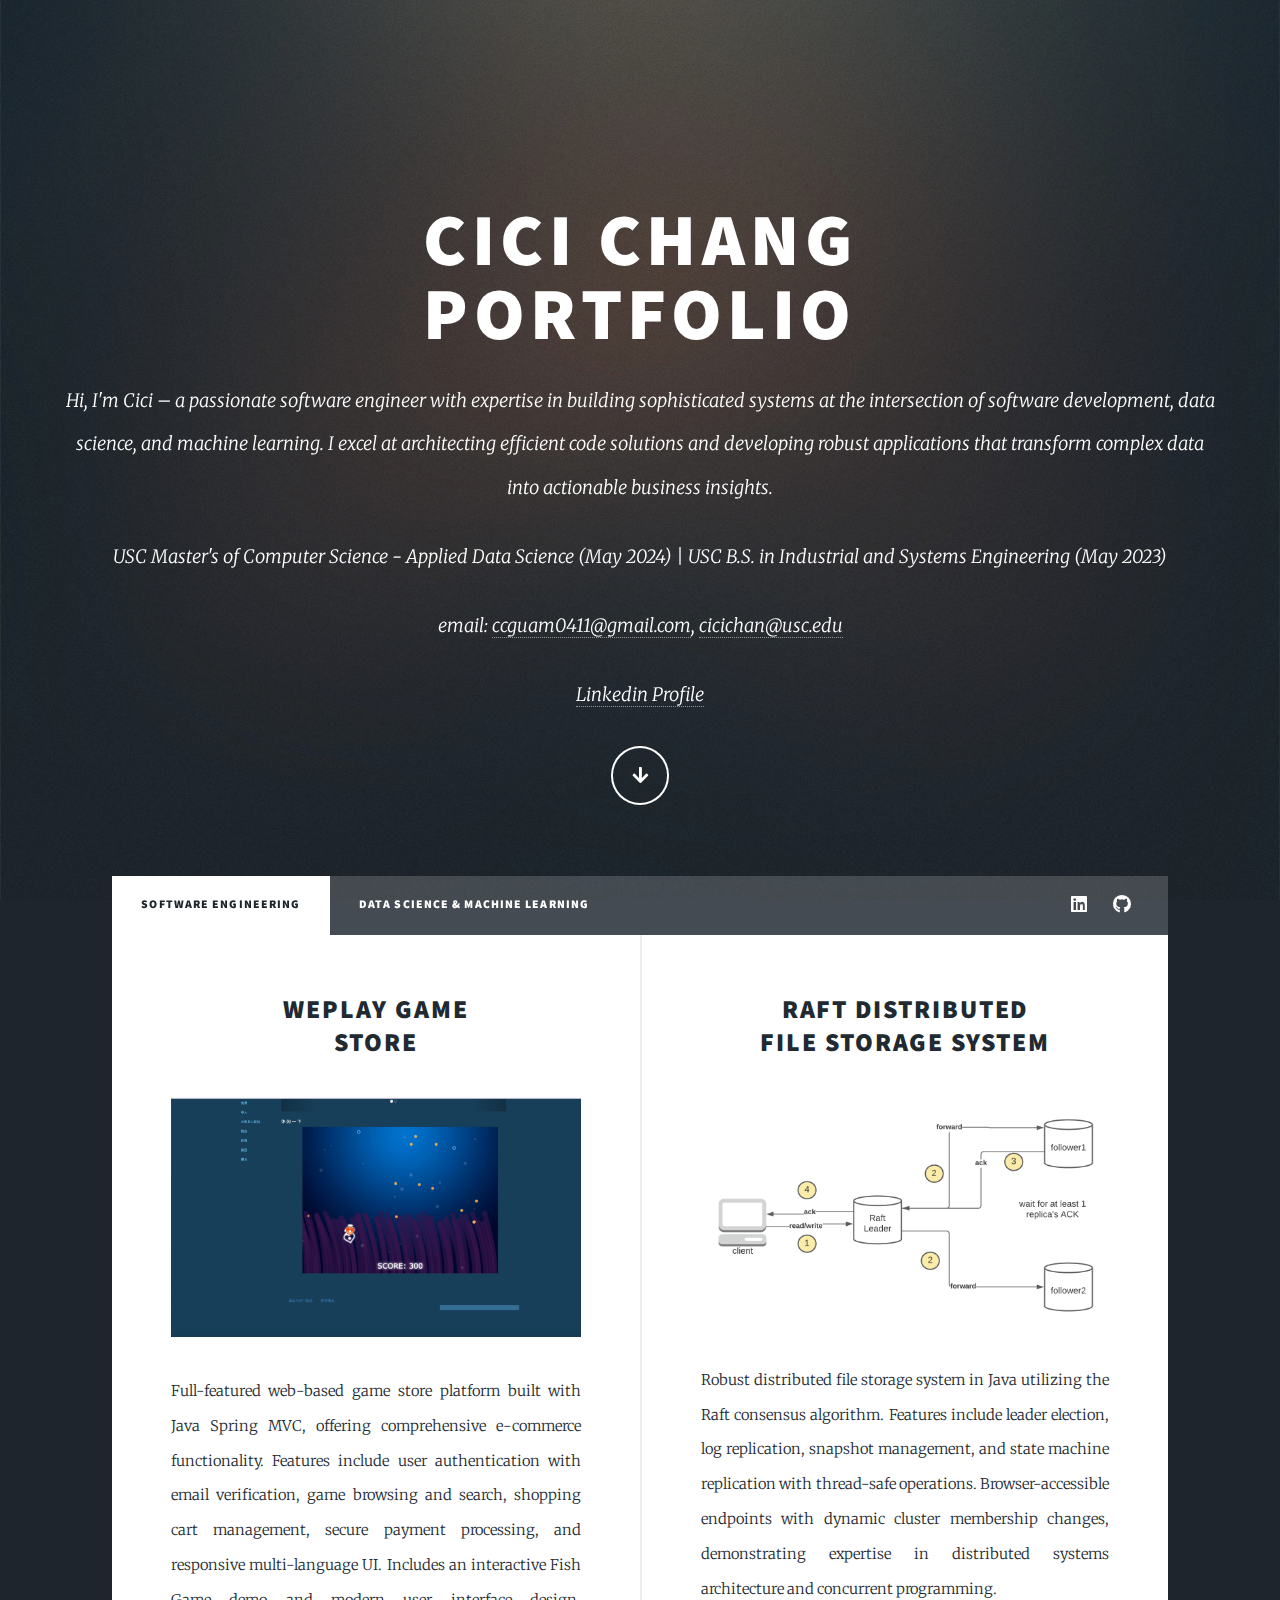
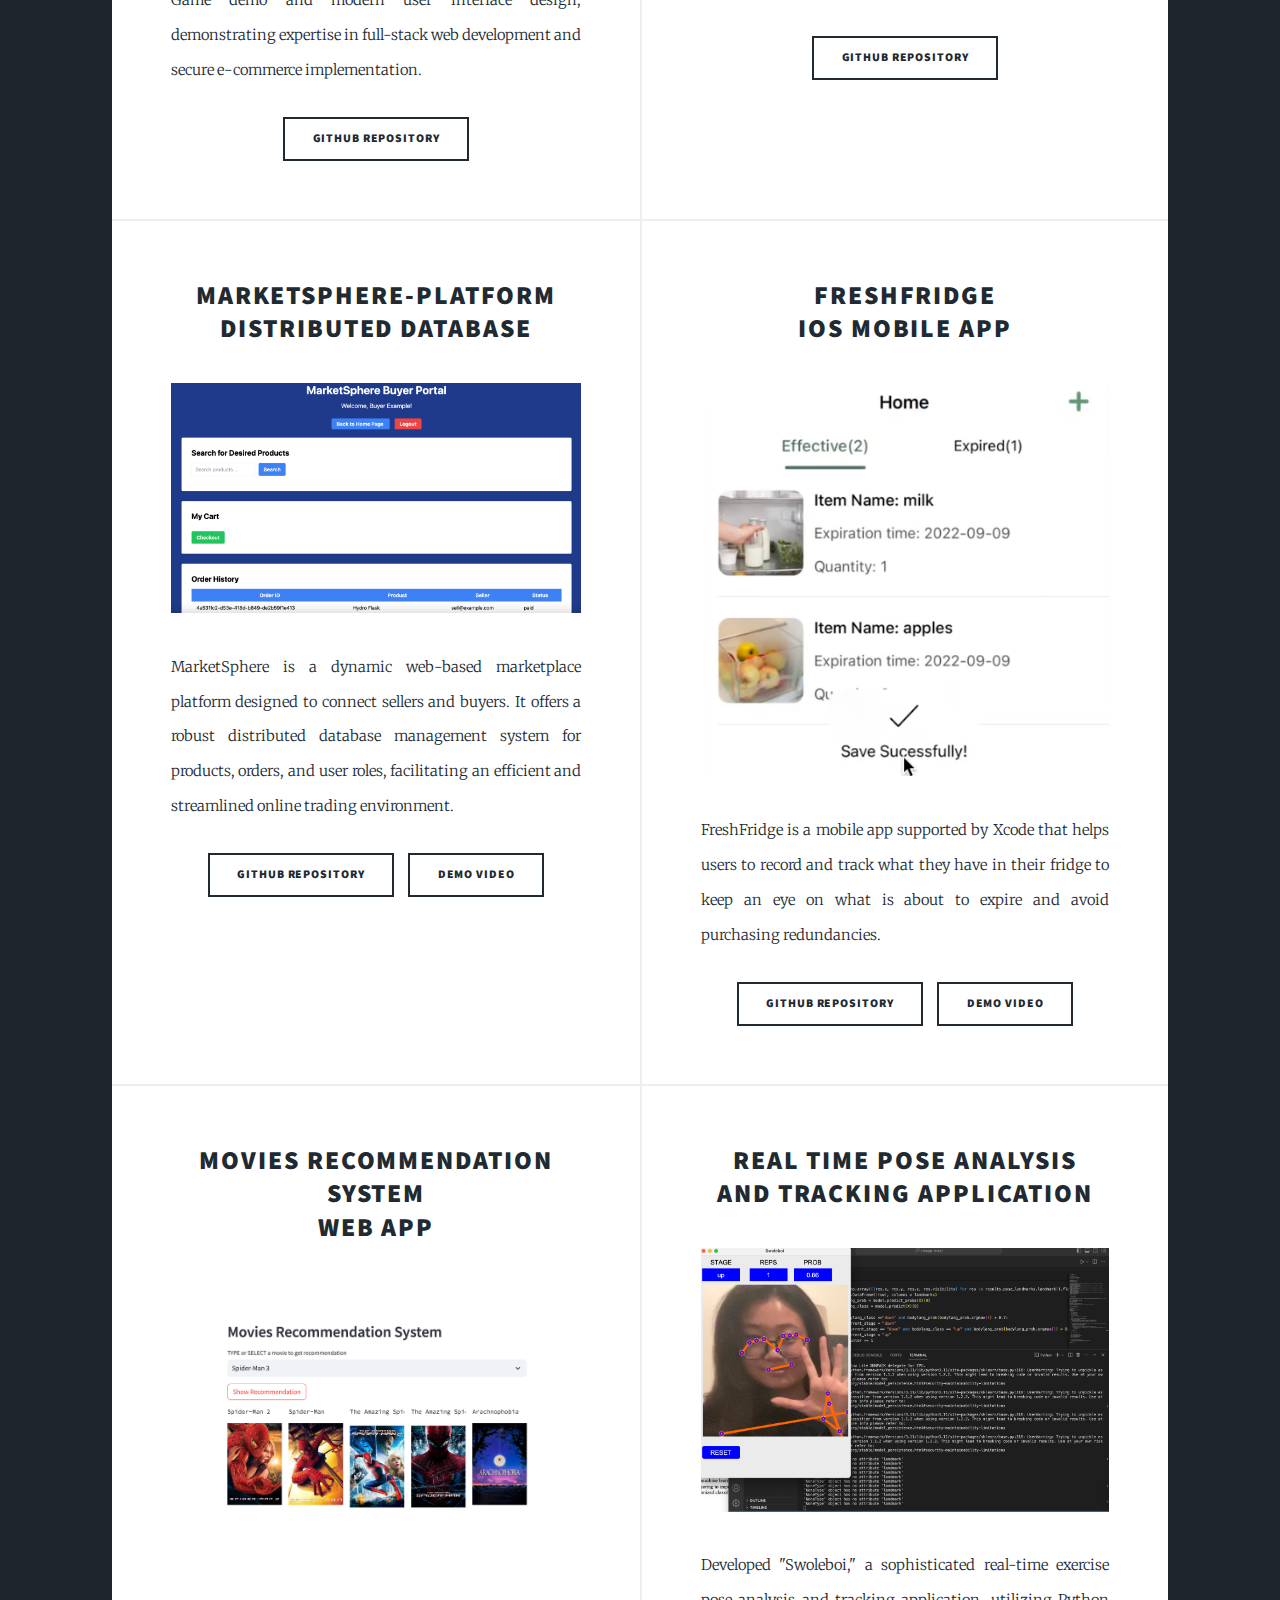
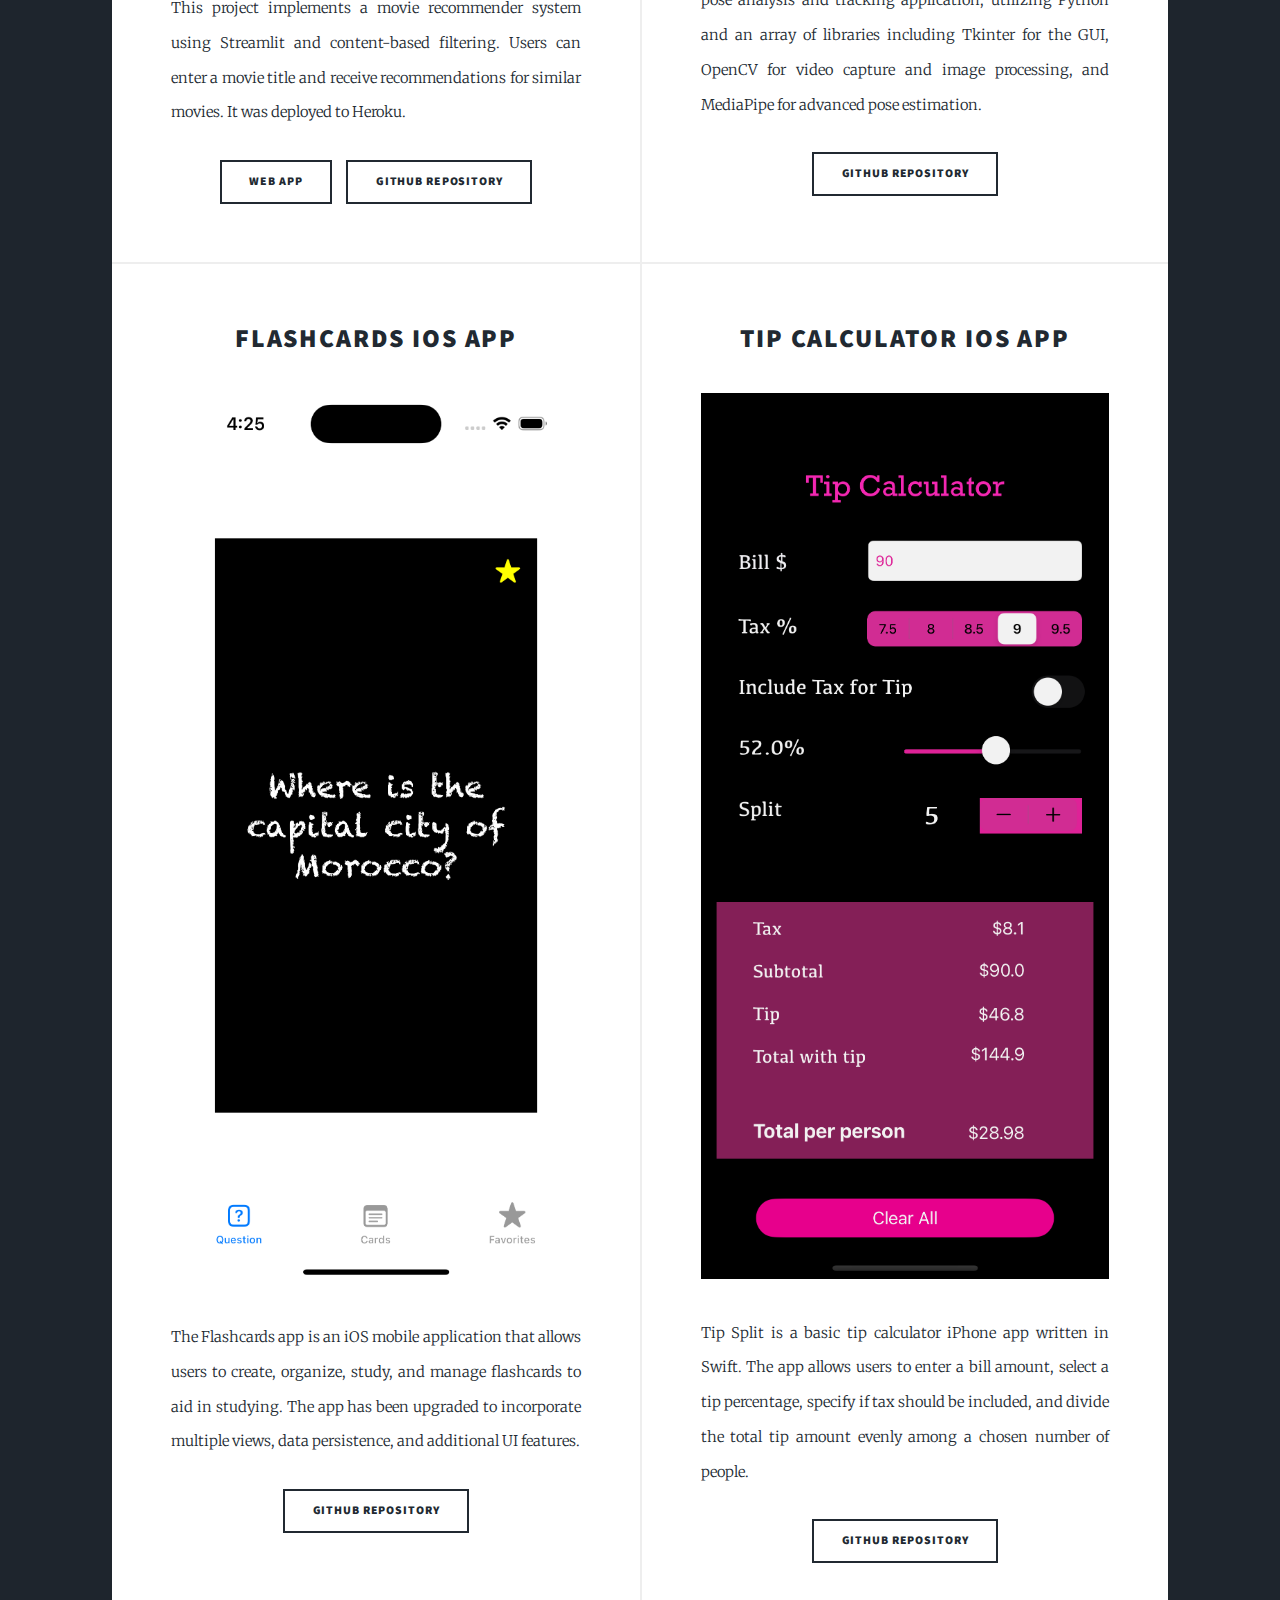
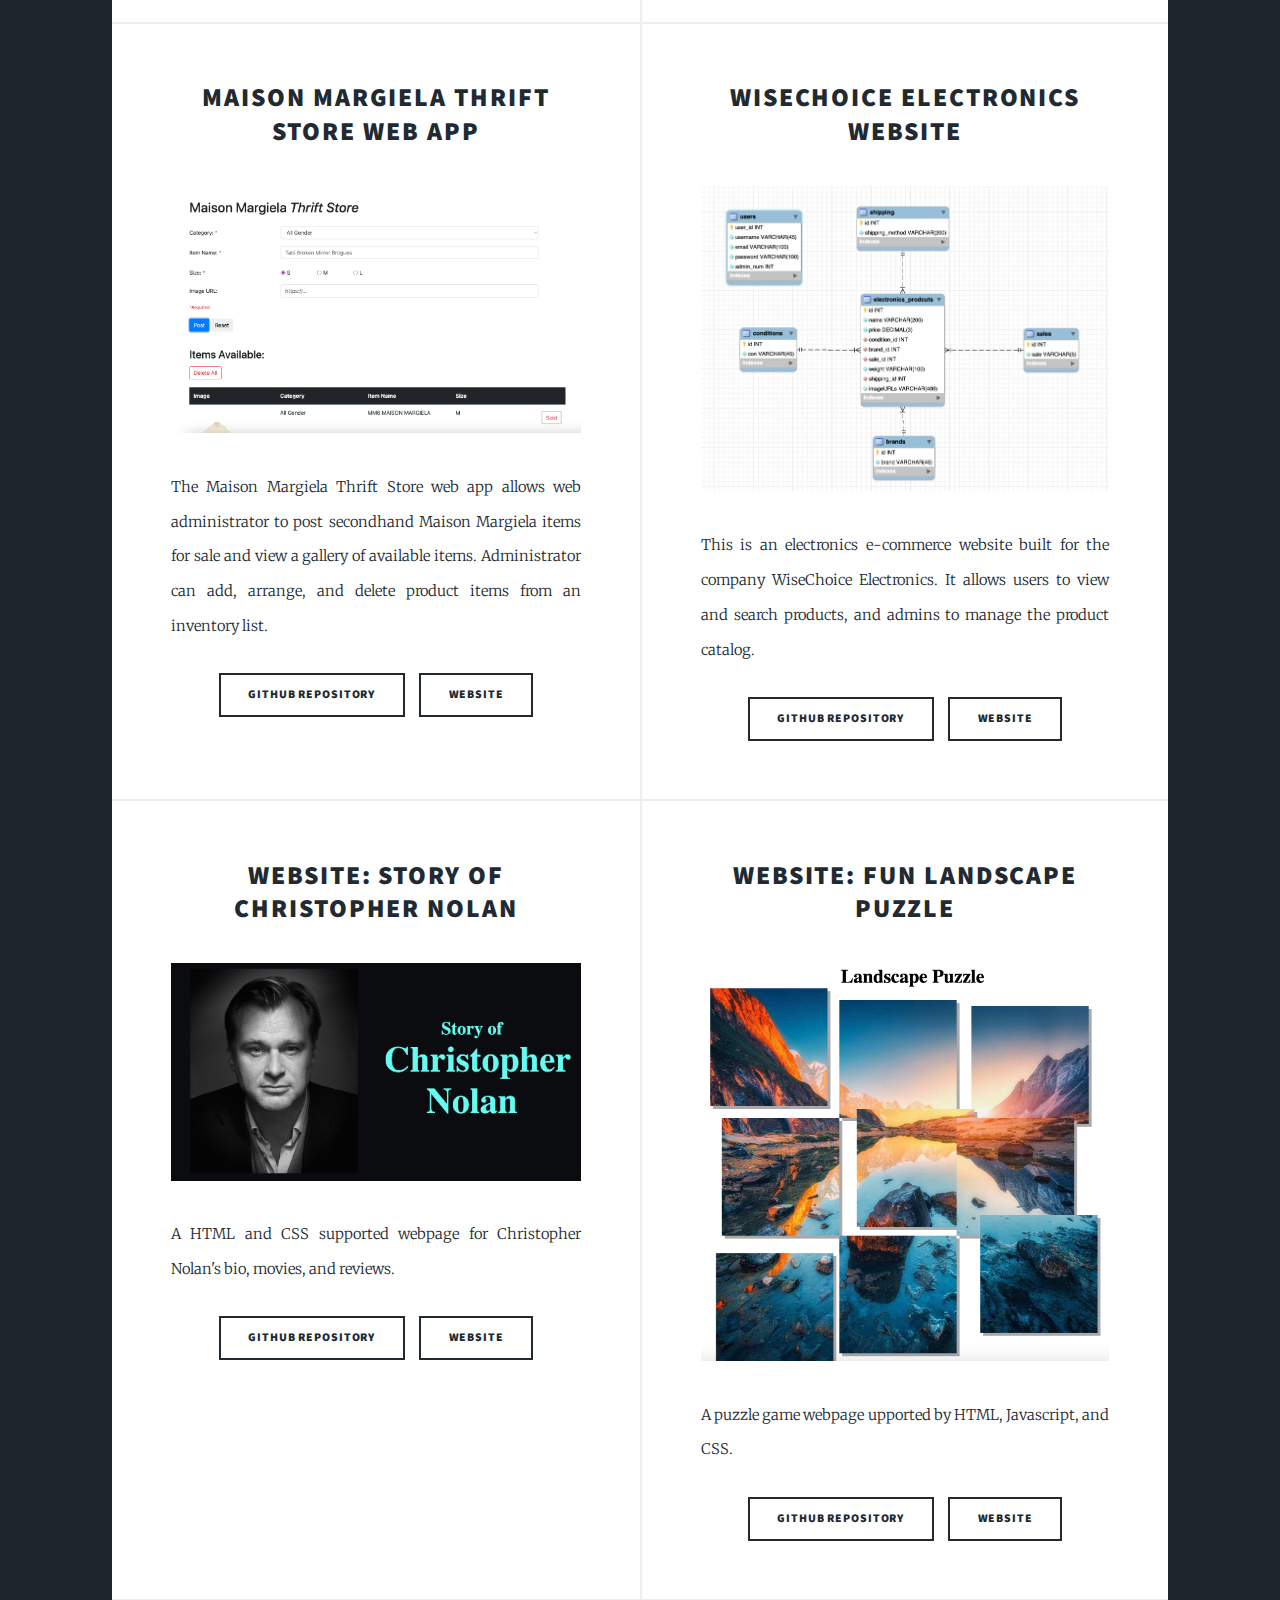
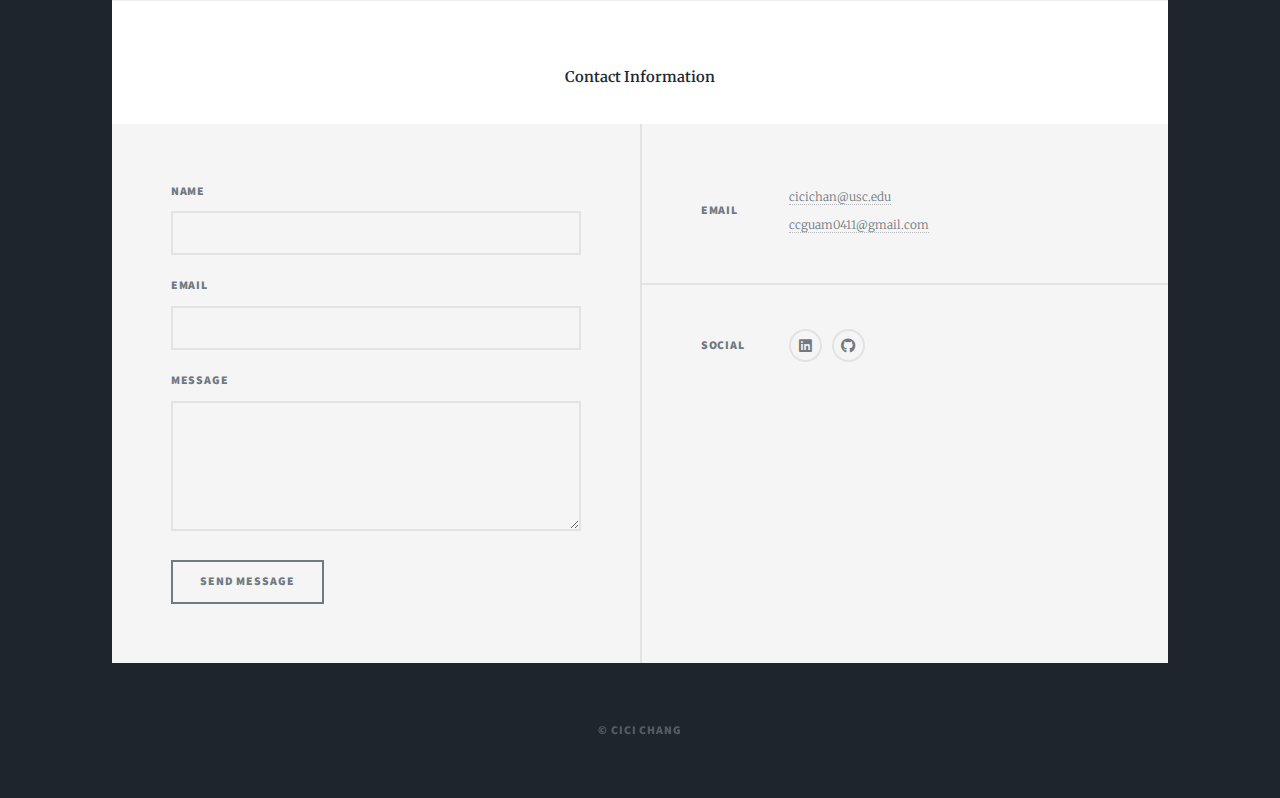
<file: index.html>
<!DOCTYPE HTML>
<html>
	<head>
		<title>Cici Portfolio</title>
		<meta charset="utf-8" />
		<meta name="viewport" content="width=device-width, initial-scale=1, user-scalable=no" />
		<link rel="stylesheet" href="assets/css/main.css" />
		<noscript><link rel="stylesheet" href="assets/css/noscript.css" /></noscript>
	</head>
	<body class="is-preload">

		<!-- Wrapper -->x
			<div id="wrapper" class="fade-in">

				<!-- Intro -->
					<div id="intro">
						<h1>Cici Chang<br />
						Portfolio</h1>
						<p>Hi, I'm Cici – a passionate software engineer with expertise in building sophisticated systems at the intersection of software development, data science, and machine learning. I excel at architecting efficient code solutions and developing robust applications that transform complex data into actionable business insights. </p>
						<p>USC Master's of Computer Science - Applied Data Science (May 2024) | USC B.S. in Industrial and Systems Engineering (May 2023)</p>
						<p>email: <a href="mailto:ccguam0411@gmail.com">ccguam0411@gmail.com</a>, <a href="mailto:cicichan@usc.edu">cicichan@usc.edu</a></p>
						<p><a href="https://www.linkedin.com/in/cici-chang/">Linkedin Profile</a></p>
						<ul class="actions">
							<li><a href="#header" class="button icon solid solo fa-arrow-down scrolly">Continue</a></li>
						</ul>
					</div>

				<!-- Header -->
					<header id="header">
						<a href="index.html" class="logo">Bio</a>
					</header>

				<!-- Nav -->
					<nav id="nav">
						<ul class="links">
							<li class="active"><a href="index.html">Software Engineering</a></li>
							<li><a href="elements.html">Data Science & Machine Learning</a></li>
						</ul>
						<ul class="icons">
							<li><a href="https://www.linkedin.com/in/cici-chang-985545194/" class="icon brands fa-linkedin"><span class="label">LinkedIn</span></a></li>
							<li><a href="https://github.com/cicichang11" class="icon brands fa-github"><span class="label">GitHub</span></a></li>
						</ul>
					</nav>

				<!-- Main -->
					<div id="main">

						<!-- Posts -->
							<section class="posts">
								<article>
									<header>
										<h2><a href="https://github.com/cicichang11/weplay-digital-media-trading-platform">WePlay Game<br />
										Store</a></h2>
									</header>
									<a class="image fit"><img src="images/weplay.png" alt="" /></a>
									<p>Full-featured web-based game store platform built with Java Spring MVC, offering comprehensive e-commerce functionality. Features include user authentication with email verification, game browsing and search, shopping cart management, secure payment processing, and responsive multi-language UI. Includes an interactive Fish Game demo and modern user interface design, demonstrating expertise in full-stack web development and secure e-commerce implementation.<br />
									</p>
									<ul class="actions special">
										<li><a href="https://github.com/cicichang11/weplay-digital-media-trading-platform" class="button">Github Repository</a></li>
									</ul>
								</article>
								<article>
									<header>
										<h2><a href="https://github.com/cicichang11/Raft-Distributed-File-Storage-System">Raft Distributed<br />
										File Storage System</a></h2>
									</header>
									<a class="image fit"><img src="images/raft.png" alt="" /></a>
									<p>Robust distributed file storage system in Java utilizing the Raft consensus algorithm. Features include leader election, log replication, snapshot management, and state machine replication with thread-safe operations. Browser-accessible endpoints with dynamic cluster membership changes, demonstrating expertise in distributed systems architecture and concurrent programming.<br />
									</p>
									<ul class="actions special">
										<li><a href="https://github.com/cicichang11/Raft-Distributed-File-Storage-System" class="button">Github Repository</a></li>
									</ul>
								</article>
								<article>
									<header>
										<h2><a href="https://movie-recommender-system-cici-9b72d5b559c2.herokuapp.com">MarketSphere-Platform<br />
										Distributed Database</a></h2>
									</header>
									<a class="image fit"><img src="images/distributed.png" alt="Distributed DB" /></a>
									<p>MarketSphere is a dynamic web-based marketplace platform designed to connect sellers and buyers. 
									   It offers a robust distributed database management system for products, orders, and user roles, facilitating an efficient and streamlined online trading environment.</p>
									<ul class="actions special">
										<li><a href="https://github.com/cicichang11/MarketSphere-Platform-Distributed-DB" class="button">Github Repository</a></li>
										<li><a href="https://youtu.be/YlNtGW0Ckpw" class="button">Demo Video</a></li>
									</ul>
								</article>
								<article>
									<header>
										<h2><a href="https://youtu.be/UM75QpOM9hQ">FreshFridge<br />
											iOS Mobile APP</a></h2>
									</header>
									<a class="image fit"><img src="images/app.png" alt="" /></a>
									<p>FreshFridge is a mobile app supported by Xcode that helps users to record and track what they have in their fridge to keep an eye on what is about to expire and avoid purchasing redundancies.
									</p>
									<ul class="actions special">
										<li><a href="https://github.com/cicichang11/FreshFridge-iOS-App" class="button">Github Repository</a></li>
										<li><a href="https://youtu.be/UM75QpOM9hQ" class="button">Demo Video</a></li>
									</ul>
								</article>
								<article>
									<header>
										<h2><a href="https://movie-recommender-system-cici-9b72d5b559c2.herokuapp.com">Movies Recommendation System<br />
										Web App</a></h2>
									</header>
									<a class="image fit"><img src="images/movie_recommender.png" alt="movie_recommender" /></a>
									<p>This project implements a movie recommender system using Streamlit and content-based filtering. Users can enter a movie title and receive recommendations for similar movies.
	                                                                   It was deployed to Heroku.</p>
									<ul class="actions special">
										<li><a href="https://movie-recommender-system-cici-9b72d5b559c2.herokuapp.com" class="button">Web App</a></li>
										<li><a href="https://github.com/cicichang11/Movie-Recommender-System-Web-App" class="button">Github Repository</a></li>
									</ul>
								</article>
								<article>
									<header>
										<h2><a href="https://github.com/cicichang11/Martian-Frost-Detection-Using-CNN-and-Transfer-Learning-in-HiRISE-Images">Real Time Pose Analysis<br />
											and Tracking Application</a></h2>
									</header>
									<a class="image fit"><img src="images/pose_detection.png" alt="" /></a>
									<p>Developed "Swoleboi," a sophisticated real-time exercise pose analysis and tracking application, utilizing Python and an array of libraries including Tkinter for the GUI, OpenCV for video capture and image processing, and MediaPipe for advanced pose estimation.</p>
									<ul class="actions special">
										<li><a href="https://github.com/cicichang11/Real-Time-Exercise-Pose-Analysis-and-Tracking-Application/tree/main" class="button">Github Repository</a></li>
									</ul>
								</article>
								<article>
									<header>
										<h2><a href="https://github.com/cicichang11/Flashcards-iOS-APP">Flashcards iOS App</a></h2>
									</header>
									<a class="image fit"><img src="images/Question.png" alt="" /></a>
									<p>The Flashcards app is an iOS mobile application that allows users to create, organize, study, and manage flashcards to aid in studying. 
										The app has been upgraded to incorporate multiple views, data persistence, and additional UI features.</p>
									<ul class="actions special">
										<li><a href="https://github.com/cicichang11/Flashcards-iOS-APP" class="button">Github Repository</a></li>
									</ul>
								</article>
								<article>
									<header>
										<h2><a href="https://github.com/cicichang11/Tip-Calculator-iOS-App">Tip Calculator iOS App</a></h2>
									</header>
									<a class="image fit"><img src="images/scenario2.png" alt="" /></a>
									<p>Tip Split is a basic tip calculator iPhone app written in Swift. The app allows users to enter a bill amount, select a tip percentage, specify if tax should be included, 
										and divide the total tip amount evenly among a chosen number of people.</p>
									<ul class="actions special">
										<li><a href="https://github.com/cicichang11/Tip-Calculator-iOS-App" class="button">Github Repository</a></li>
									</ul>
								</article>
								<article>
									<header>
										<h2><a href="https://github.com/cicichang11/Maison-Margiela-Thrift-Store-web-app">Maison Margiela Thrift Store Web App</a></h2>
									</header>
									<a class="image fit"><img src="images/demo_default.png" alt="" /></a>
									<p>The Maison Margiela Thrift Store web app allows web administrator to post secondhand Maison Margiela items for sale and view a gallery of available items. Administrator can add, 
										arrange, and delete product items from an inventory list.</p>
									<ul class="actions special">
										<li><a href="https://github.com/cicichang11/Maison-Margiela-Thrift-Store-web-app" class="button">Github Repository</a></li>
										<li><a href="https://cicichang11.github.io/Maison-Margiela-Thrift-Store-web-app/dom_manipulation.html" class="button">Website</a></li>
									</ul>
								</article>
								<article>
									<header>
										<h2><a href="https://github.com/cicichang11/WiseChoice-Electronics-Website">WiseChoice Electronics Website</a></h2>
									</header>
									<a class="image fit"><img src="images/final_project.png" alt="" /></a>
									<p>This is an electronics e-commerce website built for the company WiseChoice Electronics. It allows users to view and search products, and admins to manage the product catalog.</p>
									<ul class="actions special">
										<li><a href="https://github.com/cicichang11/WiseChoice-Electronics-Website" class="button">Github Repository</a></li>
										<li><a href="https://cicichang11.github.io/WiseChoice-Electronics-Website/project_description.html" class="button">Website</a></li>
									</ul>
								</article>
								<article>
									<header>
										<h2><a href="https://cicichang11.github.io/Story-of-Christopher-Nolan/homepage.html">Website: Story of Christopher Nolan</a></h2>
									</header>
									<a class="image fit"><img src="images/web_nolan.png" alt="" /></a>
									<p>A HTML and CSS supported webpage for Christopher Nolan's bio, movies, and reviews.</p>
									<ul class="actions special">
										<li><a href="https://github.com/cicichang11/Story-of-Christopher-Nolan.git" class="button">Github Repository</a></li>
										<li><a href="https://cicichang11.github.io/Story-of-Christopher-Nolan/homepage.html" class="button">Website</a></li>
									</ul>
								</article>
								<article>
									<header>
										<h2><a href="https://cicichang11.github.io/Fun-Landscape-Puzzle/puzzle.html">Website: Fun Landscape<br />
										Puzzle</a></h2>
									</header>
									<a class="image fit"><img src="images/puzzle.png" alt="" /></a>
									<p>A puzzle game webpage upported by HTML, Javascript, and CSS.</p>
									<ul class="actions special">
										<li><a href="https://github.com/cicichang11/Fun-Landscape-Puzzle.git" class="button">Github Repository</a></li>
										<li><a href="https://cicichang11.github.io/Fun-Landscape-Puzzle/puzzle.html" class="button">Website</a></li>
									</ul>
								</article>
								
								<!-- <article>
									<header>
										<h2><a href="#">Odio magna<br />
										sed consectetur</a></h2>
									</header>
									<a href="#" class="image fit"><img src="images/pic06.jpg" alt="" /></a>
									<p>Donec eget ex magna. Interdum et malesuada fames ac ante ipsum primis in faucibus. Pellentesque venenatis dolor imperdiet dolor mattis sagittis magna etiam.</p>
									<ul class="actions special">
										<li><a href="#" class="button">Full Story</a></li>
									</ul>
								</article>
								<article>
									<header>
										<h2><a href="#">Augue lorem<br />
										primis vestibulum</a></h2>
									</header>
									<a href="#" class="image fit"><img src="images/pic07.jpg" alt="" /></a>
									<p>Donec eget ex magna. Interdum et malesuada fames ac ante ipsum primis in faucibus. Pellentesque venenatis dolor imperdiet dolor mattis sagittis magna etiam.</p>
									<ul class="actions special">
										<li><a href="#" class="button">Full Story</a></li>
									</ul>
								</article> -->
							</section>

						<!-- Footer -->
							<!-- <footer>
								<div class="pagination"> -->
									<!--<a href="#" class="previous">Prev</a>-->
									<!-- <a href="#" class="page active">1</a>
									<a href="#" class="page">2</a>
									<a href="#" class="page">3</a>
									<span class="extra">&hellip;</span>
									<a href="#" class="page">8</a>
									<a href="#" class="page">9</a>
									<a href="#" class="page">10</a>
									<a href="#" class="next">Next</a> -->
								<!--</div>
							</footer> -->
							<footer>
								<strong>Contact Information</strong>
							</footer>

					</div>

				<!-- Footer -->
					<footer id="footer">
						<section>
							<form method="post" action="#">
								<div class="fields">
									<div class="field">
										<label for="name">Name</label>
										<input type="text" name="name" id="name" />
									</div>
									<div class="field">
										<label for="email">Email</label>
										<input type="text" name="email" id="email" />
									</div>
									<div class="field">
										<label for="message">Message</label>
										<textarea name="message" id="message" rows="3"></textarea>
									</div>
								</div>
								<ul class="actions">
									<li><input type="submit" value="Send Message" /></li>
								</ul>
							</form>
						</section>
						<section class="split contact">
							<section>
								<h3>Email</h3>
								<p>
									<a href="mailto:cicichan@usc.edu">cicichan@usc.edu</a><br>
									<a href="mailto:ccguam0411@gmail.com">ccguam0411@gmail.com</a>
								</p>
							</section>
							<section>
								<h3>Social</h3>
								<ul class="icons alt">
									<li><a href="https://www.linkedin.com/in/cici-chang-985545194/" class="icon brands fa-linkedin"><span class="label">LinkedIn</span></a></li>
									<li><a href="https://github.com/cicichang11" class="icon brands fa-github"><span class="label">GitHub</span></a></li>
								</ul>
							</section>
						</section>
					</footer>

				<!-- Copyright -->
					<div id="copyright">
						<ul><li>&copy; Cici Chang</li></ul>
					</div>

			</div>

		<!-- Scripts -->
			<script src="assets/js/jquery.min.js"></script>
			<script src="assets/js/jquery.scrollex.min.js"></script>
			<script src="assets/js/jquery.scrolly.min.js"></script>
			<script src="assets/js/browser.min.js"></script>
			<script src="assets/js/breakpoints.min.js"></script>
			<script src="assets/js/util.js"></script>
			<script src="assets/js/main.js"></script>

	</body>
</html>
</file>
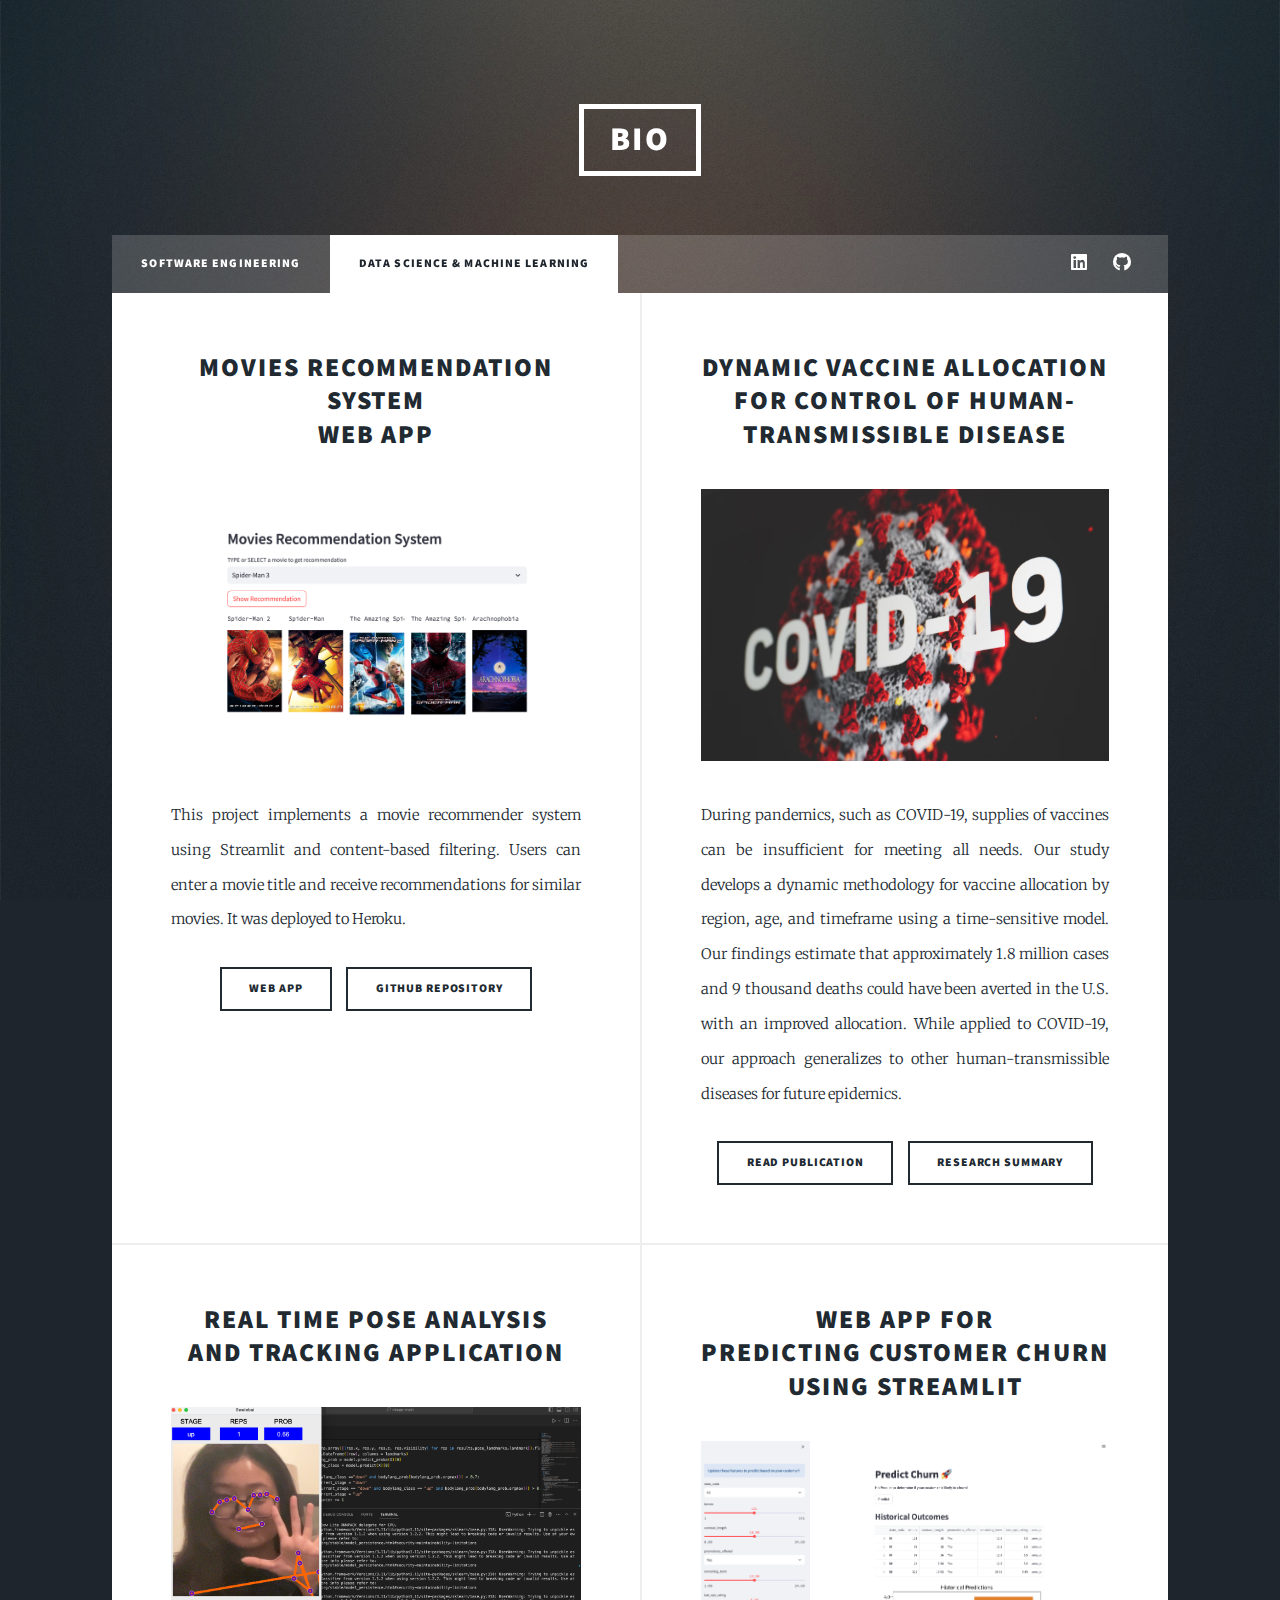
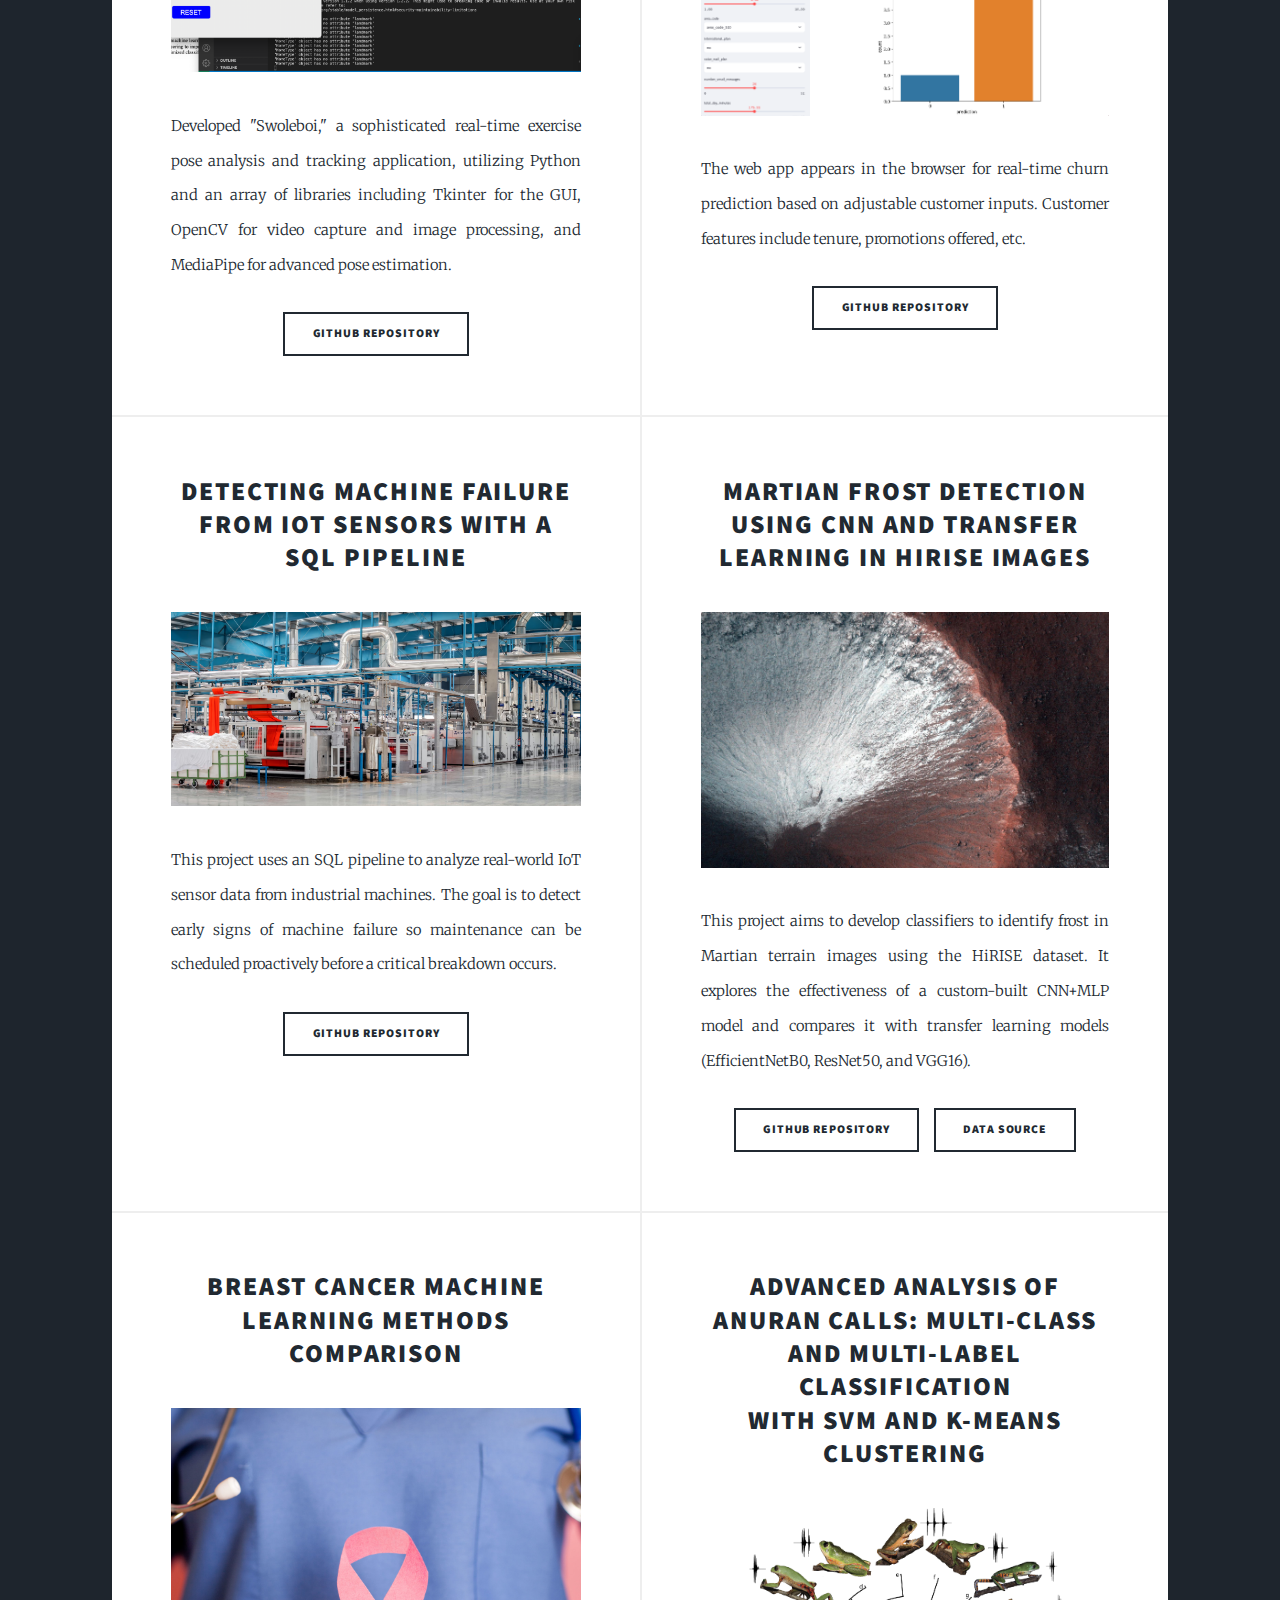
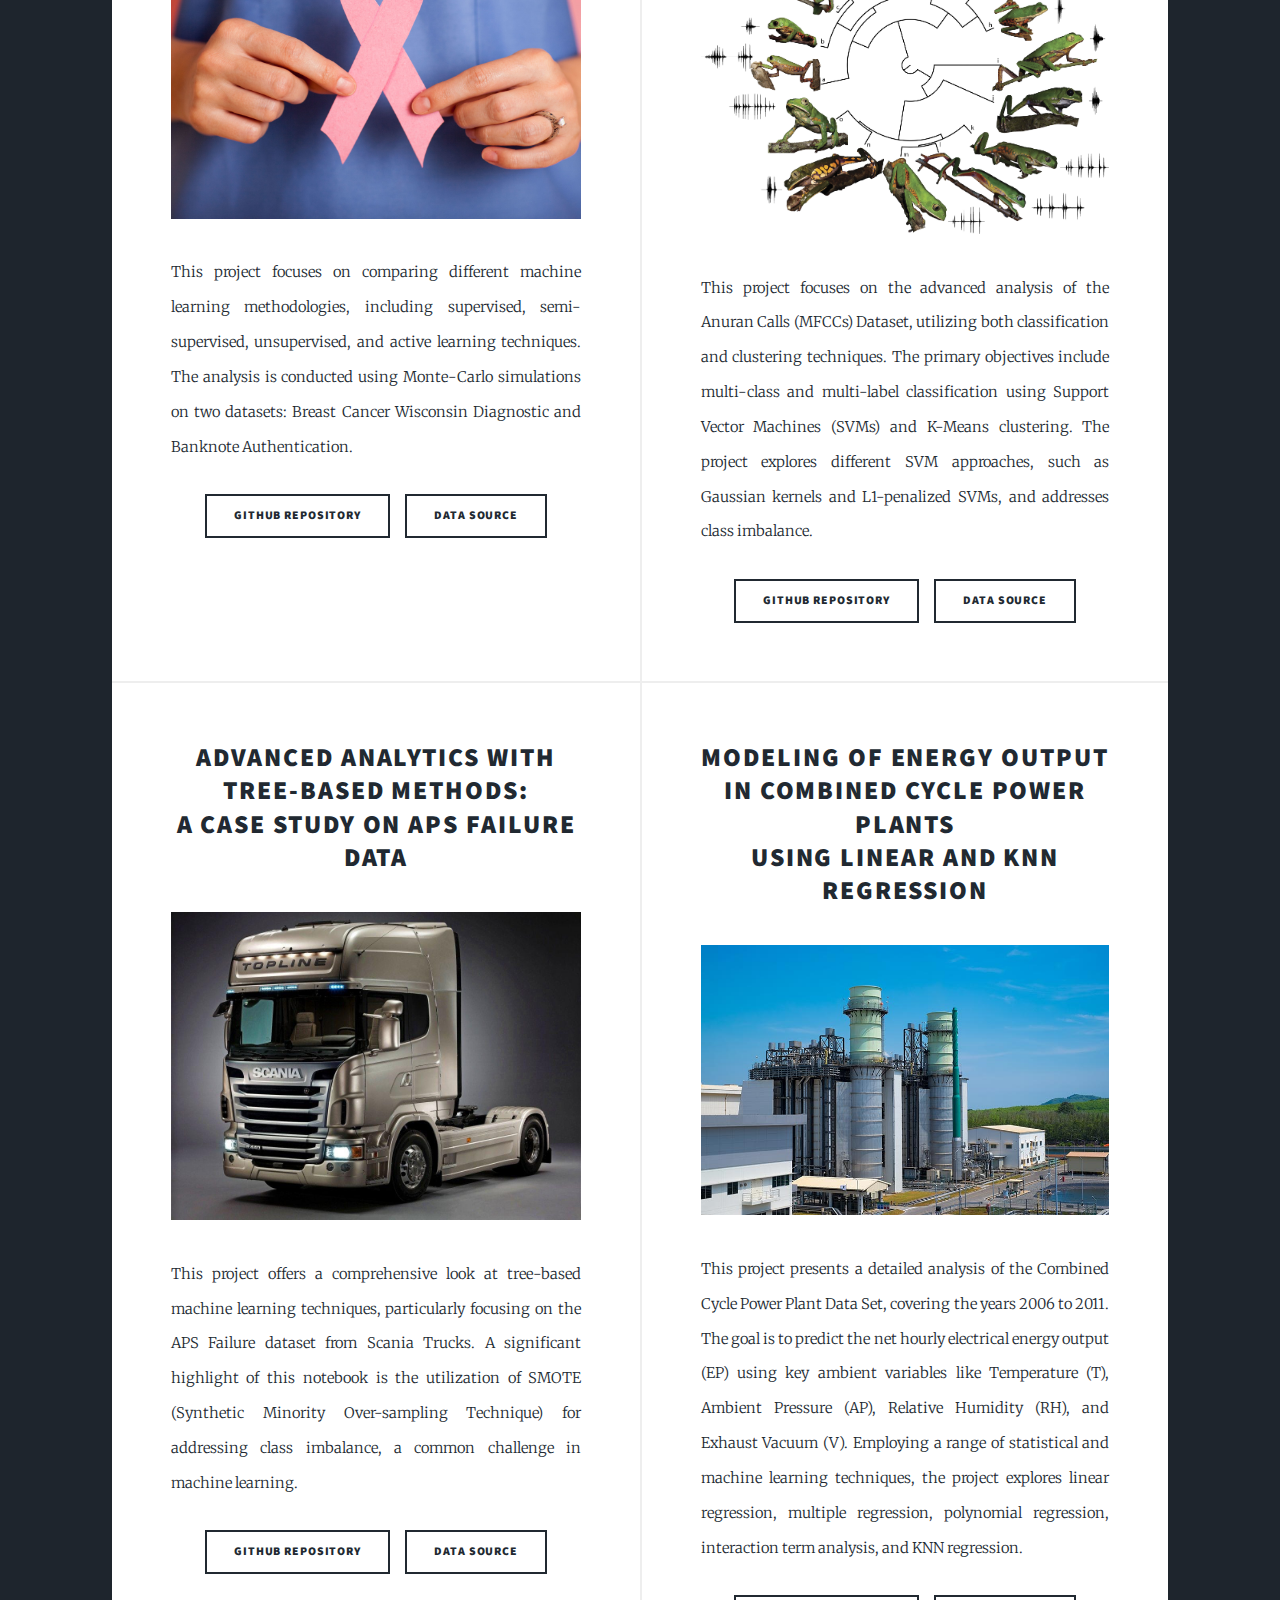
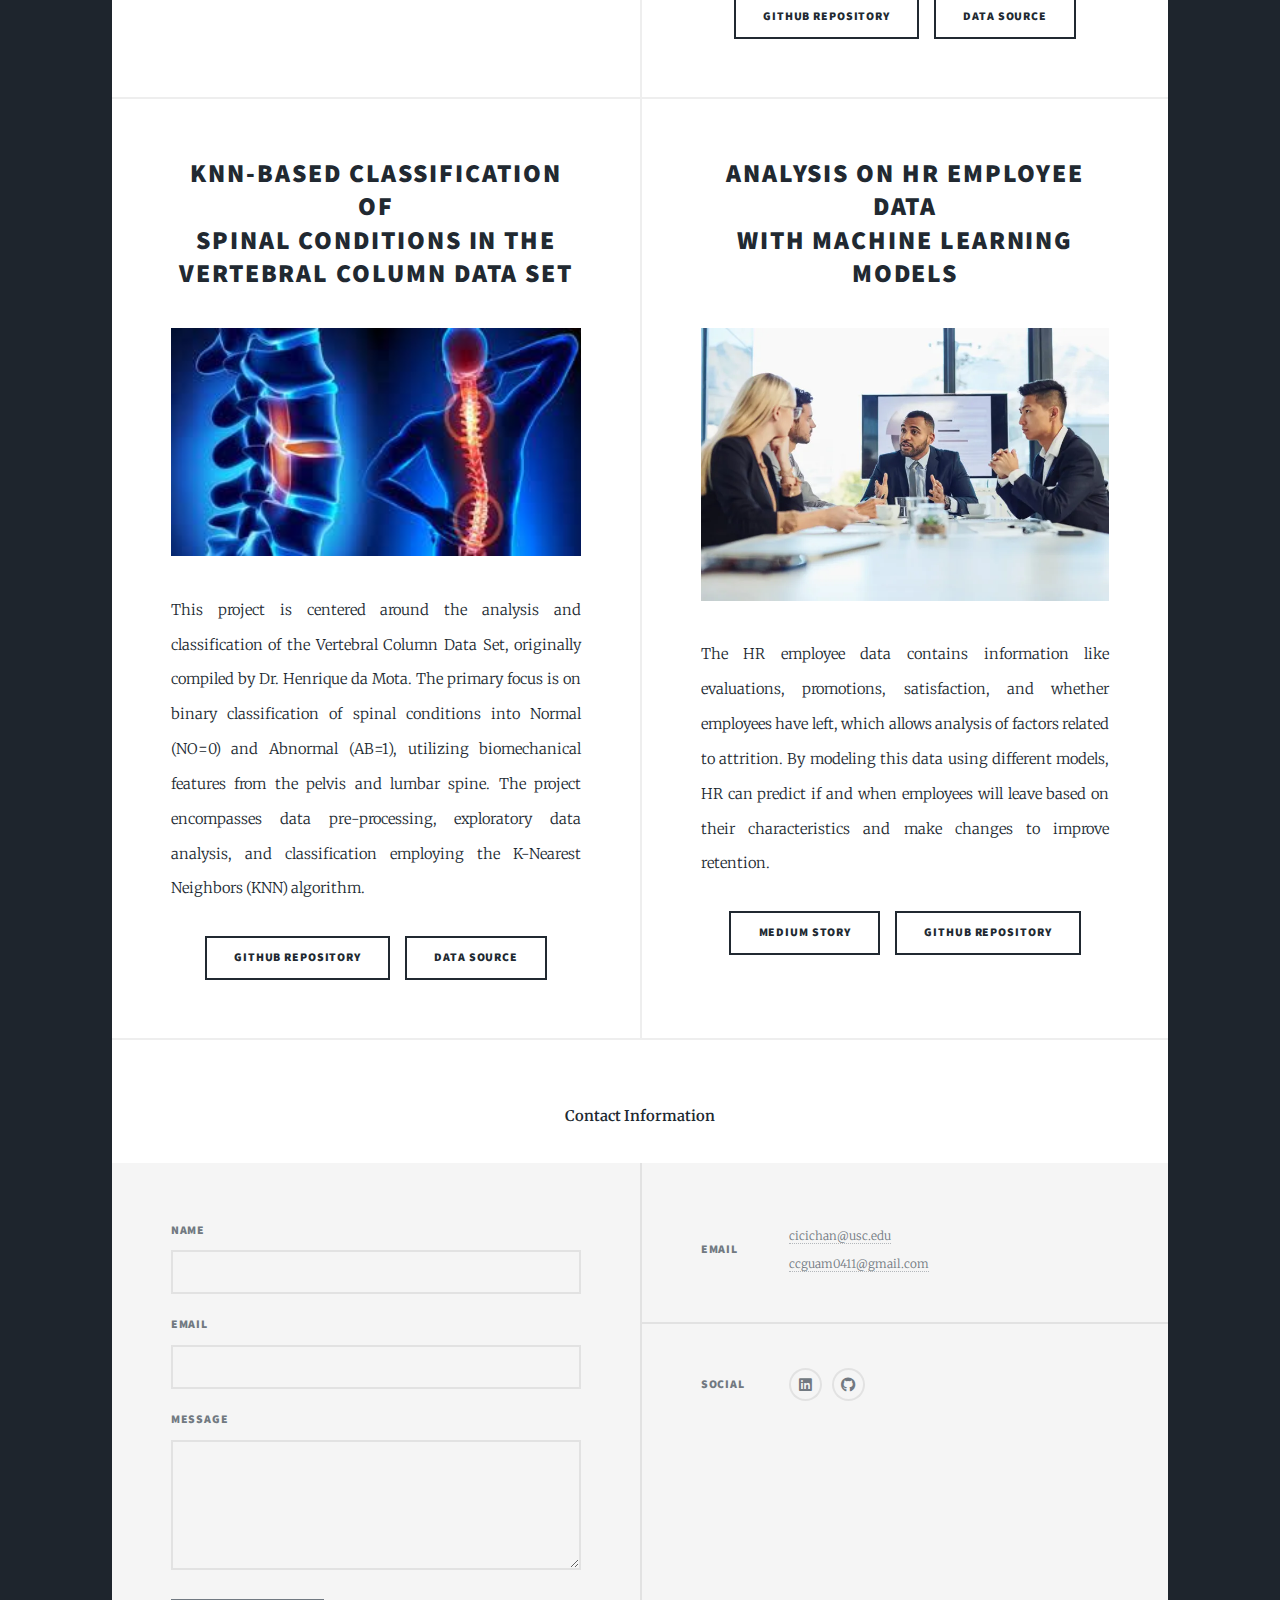
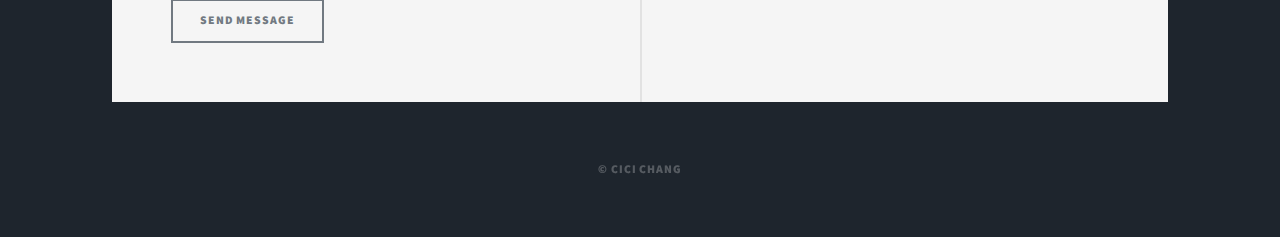
<file: elements.html>
<!DOCTYPE HTML>
<html>
	<head>
		<title>Developer - Cici Chang</title>
		<meta charset="utf-8" />
		<meta name="viewport" content="width=device-width, initial-scale=1, user-scalable=no" />
		<link rel="stylesheet" href="assets/css/main.css" />
		<noscript><link rel="stylesheet" href="assets/css/noscript.css" /></noscript>
	</head>
	<body class="is-preload">

		<!-- Wrapper -->
			<div id="wrapper">

				<!-- Header -->
					<header id="header">
						<a href="index.html" class="logo">Bio</a>
					</header>

				<!-- Nav -->
					<nav id="nav">
						<ul class="links">
							<li><a href="index.html">Software Engineering</a></li>
							<li class="active"><a href="elements.html">Data Science & Machine Learning</a></li>
						</ul>
						<ul class="icons">
							<li><a href="https://www.linkedin.com/in/cici-chang-985545194/" class="icon brands fa-linkedin"><span class="label">LinkedIn</span></a></li>
							<li><a href="https://github.com/cicichang11" class="icon brands fa-github"><span class="label">GitHub</span></a></li>
						</ul>
					</nav>

				<!-- Main -->
					<div id="main">

						<!-- Posts -->
						<section class="posts">
							<article>
								<header>
									<h2><a href="https://movie-recommender-system-cici-9b72d5b559c2.herokuapp.com">Movies Recommendation System<br />
									Web App</a></h2>
								</header>
								<a class="image fit"><img src="images/movie_recommender.png" alt="movie_recommender" /></a>
								<p>This project implements a movie recommender system using Streamlit and content-based filtering. Users can enter a movie title and receive recommendations for similar movies.
								   It was deployed to Heroku.</p>
								<ul class="actions special">
									<li><a href="https://movie-recommender-system-cici-9b72d5b559c2.herokuapp.com" class="button">Web App</a></li>
									<li><a href="https://github.com/cicichang11/Movie-Recommender-System-Web-App" class="button">Github Repository</a></li>
								</ul>
							</article>
							<article>
							    <header>
							        <h2><a href="https://www.mdpi.com/2076-393X/12/9/1034">Dynamic Vaccine Allocation<br />
							        for Control of Human-Transmissible Disease</a></h2>
							    </header>
							    <a class="image fit"><img src="images/COVID19.png" alt="Vaccine Research" /></a>
							    <p>During pandemics, such as COVID-19, supplies of vaccines can be insufficient for meeting all needs. Our study develops a dynamic methodology for vaccine allocation by region, age, and timeframe using a time-sensitive model. Our findings estimate that approximately 1.8 million cases and 9 thousand deaths could have been averted in the U.S. with an improved allocation. While applied to COVID-19, our approach generalizes to other human-transmissible diseases for future epidemics.
							    </p>
							    <ul class="actions special">
							        <li><a href="https://www.mdpi.com/2076-393X/12/9/1034" class="button">Read Publication</a></li>
							        <li><a href="#" class="button">Research Summary</a></li>
							    </ul>
							</article>
							<article>
								<header>
									<h2><a href="https://github.com/cicichang11/Martian-Frost-Detection-Using-CNN-and-Transfer-Learning-in-HiRISE-Images">Real Time Pose Analysis<br />
										and Tracking Application</a></h2>
								</header>
								<a class="image fit"><img src="images/pose_detection.png" alt="" /></a>
								<p>Developed "Swoleboi," a sophisticated real-time exercise pose analysis and tracking application, utilizing Python and an array of libraries including Tkinter for the GUI, OpenCV for video capture and image processing, and MediaPipe for advanced pose estimation.</p>
								<ul class="actions special">
									<li><a href="https://github.com/cicichang11/Real-Time-Exercise-Pose-Analysis-and-Tracking-Application/tree/main" class="button">Github Repository</a></li>
								</ul>
							</article>
							<article>
								<header>
									<h2><a href="https://github.com/cicichang11/ChurnPredictionWebApp.git">Web App for<br />
									Predicting Customer Churn using Streamlit</a></h2>
								</header>
								<a class="image fit"><img src="images/pic02.png" alt="" /></a>
								<p>The web app appears in the browser for real-time churn prediction based on adjustable customer inputs. Customer features include tenure, promotions offered, etc. <br />
									
								</p>
								<ul class="actions special">
									<li><a href="https://github.com/cicichang11/ChurnPredictionWebApp.git" class="button">Github Repository</a></li>
								</ul>
							</article>
							<article>
								<header>
									<h2><a href="https://github.com/cicichang11/Detect-Machine-Failure.git">Detecting Machine Failure<br />
									from IoT Sensors with a SQL Pipeline</a></h2>
								</header>
								<a class="image fit"><img src="images/machine.png" alt="" /></a>
								<p>This project uses an SQL pipeline to analyze real-world IoT sensor data from industrial machines. The goal is to detect early signs of machine failure so 
									maintenance can be scheduled proactively before a critical breakdown occurs.</p>
								<ul class="actions special">
									<li><a href="https://github.com/cicichang11/Detect-Machine-Failure.git" class="button">Github Repository</a></li>
								</ul>
							</article>
							<article>
								<header>
									<h2><a href="https://github.com/cicichang11/Martian-Frost-Detection-Using-CNN-and-Transfer-Learning-in-HiRISE-Images">Martian Frost Detection<br />
										Using CNN and Transfer Learning in HiRISE Images</a></h2>
								</header>
								<a class="image fit"><img src="images/frost.jpg" alt="" /></a>
								<p>This project aims to develop classifiers to identify frost in Martian terrain images using the HiRISE dataset. 
		  It explores the effectiveness of a custom-built CNN+MLP model and compares it with transfer learning models (EfficientNetB0, ResNet50, and VGG16).</p>
								<ul class="actions special">
									<li><a href="https://github.com/cicichang11/Martian-Frost-Detection-Using-CNN-and-Transfer-Learning-in-HiRISE-Images" class="button">Github Repository</a></li>
									<li><a href="https://dataverse.jpl.nasa.gov/dataset.xhtml?persistentId=doi:10.48577/jpl.QJ9PYA" class="button">Data Source</a></li>
								</ul>
							</article>
							<article>
								<header>
									<h2><a href="https://github.com/cicichang11/Breast_Cancer_ML_Methods">Breast Cancer Machine Learning Methods Comparison</a></h2>
								</header>
								<a class="image fit"><img src="images/breast_cancer.jpg" alt="" /></a>
								<p>This project focuses on comparing different machine learning methodologies, including supervised, semi-supervised, unsupervised, and active learning techniques. 
		  The analysis is conducted using Monte-Carlo simulations on two datasets: Breast Cancer Wisconsin Diagnostic and Banknote Authentication.</p>
								<ul class="actions special">
									<li><a href="https://github.com/cicichang11/Breast_Cancer_ML_Methods" class="button">Github Repository</a></li>
									<li><a href="https://archive.ics.uci.edu/ml/datasets/Breast+Cancer+Wisconsin+%28Diagnostic%29" class="button">Data Source</a></li>
								</ul>
							</article>
							<article>
								<header>
									<h2><a href="https://github.com/cicichang11/Multi-class-and-Multi-label-Classification">Advanced Analysis of Anuran Calls: Multi-class and Multi-label Classification<br />
		    with SVM and K-Means Clustering</a></h2>
								</header>
								<a class="image fit"><img src="images/anuran.jpg" alt="" /></a>
								<p>This project focuses on the advanced analysis of the Anuran Calls (MFCCs) Dataset, utilizing both classification and clustering techniques. 
		  The primary objectives include multi-class and multi-label classification using Support Vector Machines (SVMs) and K-Means clustering. 
		  The project explores different SVM approaches, such as Gaussian kernels and L1-penalized SVMs, and addresses class imbalance. </p>
								<ul class="actions special">
									<li><a href="https://github.com/cicichang11/Multi-class-and-Multi-label-Classification" class="button">Github Repository</a></li>
									<li><a href="https://archive.ics.uci.edu/ml/datasets/Anuran+Calls+%28MFCCs%29" class="button">Data Source</a></li>
								</ul>
							</article>
							<article>
								<header>
									<h2><a href="https://github.com/cicichang11/Advanced-Analytics-with-Tree-Based-Methods-A-Case-Study-on-APS-Failure-Data">Advanced Analytics with Tree-Based Methods:<br />
									A Case Study on APS Failure Data</a></h2>
								</header>
								<a class="image fit"><img src="images/truck.jpg" alt="" /></a>
								<p>This project offers a comprehensive look at tree-based machine learning techniques, particularly focusing on the APS Failure dataset from Scania Trucks. 
								   A significant highlight of this notebook is the utilization of SMOTE (Synthetic Minority Over-sampling Technique) for addressing class imbalance, a common challenge in machine learning.</p>
								<ul class="actions special">
									<li><a href="https://github.com/cicichang11/Advanced-Analytics-with-Tree-Based-Methods-A-Case-Study-on-APS-Failure-Data" class="button">Github Repository</a></li>
									<li><a href="https://archive.ics.uci.edu/ml/datasets/APS+Failure+at+Scania+Trucks" class="button">Data Source</a></li>
								</ul>
							</article>
							<article>
								<header>
									<h2><a href="https://github.com/cicichang11/Modeling-of-Power-Plant-Energy-Output-Using-Linear-and-KNN-Regression">Modeling of Energy Output in Combined Cycle Power Plants<br />
									Using Linear and KNN Regression</a></h2>
								</header>
								<a class="image fit"><img src="images/power_plant.jpg" alt="" /></a>
								<p>This project presents a detailed analysis of the Combined Cycle Power Plant Data Set, covering the years 2006 to 2011. 
								   The goal is to predict the net hourly electrical energy output (EP) using key ambient variables like Temperature (T), Ambient Pressure (AP), Relative Humidity (RH), and Exhaust Vacuum (V). 
								   Employing a range of statistical and machine learning techniques, the project explores linear regression, multiple regression, polynomial regression, interaction term analysis, and KNN regression.</p>
								<ul class="actions special">
									<li><a href="https://github.com/cicichang11/Modeling-of-Power-Plant-Energy-Output-Using-Linear-and-KNN-Regression" class="button">Github Repository</a></li>
									<li><a href="https://archive.ics.uci.edu/ml/datasets/Combined+Cycle+Power+Plant" class="button">Data Source</a></li>
								</ul>
							</article>
							<article>
								<header>
									<h2><a href="https://github.com/cicichang11/KNN-Based-Classification-of-Spinal-Conditions-in-the-Vertebral-Column-Data-Set">KNN-Based Classification of<br />
									Spinal Conditions in the Vertebral Column Data Set</a></h2>
								</header>
								<a class="image fit"><img src="images/spinal.jpg" alt="" /></a>
								<p>This project is centered around the analysis and classification of the Vertebral Column Data Set, originally compiled by Dr. Henrique da Mota. 
								   The primary focus is on binary classification of spinal conditions into Normal (NO=0) and Abnormal (AB=1), utilizing biomechanical features from the pelvis and lumbar spine. 
								   The project encompasses data pre-processing, exploratory data analysis, and classification employing the K-Nearest Neighbors (KNN) algorithm.</p>
								<ul class="actions special">
									<li><a href="https://github.com/cicichang11/KNN-Based-Classification-of-Spinal-Conditions-in-the-Vertebral-Column-Data-Set" class="button">Github Repository</a></li>
									<li><a href="https://archive.ics.uci.edu/ml/datasets/Vertebral+Column" class="button">Data Source</a></li>
								</ul>
							</article>
							<article>
								<header>
									<h2><a href="#">Analysis on HR Employee Data<br />
									with Machine Learning Models</a></h2>
								</header>
								<a href="https://cicichan.medium.com/analysis-on-hr-employee-data-with-machine-learning-models-437e833e244c" class="image fit"><img src="images/HR.png" alt="" /></a>
								<p>The HR employee data contains information like evaluations, promotions, satisfaction, and whether employees have left, which allows analysis of factors related to attrition. 
									By modeling this data using different models, HR can predict if and when employees will leave based on their characteristics and make changes to improve retention.
								</p>
								<ul class="actions special">
									<li><a href="https://cicichan.medium.com/analysis-on-hr-employee-data-with-machine-learning-models-437e833e244c" class="button">Medium Story</a></li>
									<li><a href="https://github.com/cicichang11/Analysis-on-HR-Employee-Data-with-Machine-Learning-Models.git" class="button">Github Repository</a></li>
								</ul>
							</article>
					
						</section>

						<footer>
							<strong>Contact Information</strong>
						</footer>

					</div>

				<!-- Footer -->
					<footer id="footer">
						<section>
							<form method="post" action="#">
								<div class="fields">
									<div class="field">
										<label for="name">Name</label>
										<input type="text" name="name" id="name" />
									</div>
									<div class="field">
										<label for="email">Email</label>
										<input type="text" name="email" id="email" />
									</div>
									<div class="field">
										<label for="message">Message</label>
										<textarea name="message" id="message" rows="3"></textarea>
									</div>
								</div>
								<ul class="actions">
									<li><input type="submit" value="Send Message" /></li>
								</ul>
							</form>
						</section>
						<section class="split contact">
							<section>
								<h3>Email</h3>
								<p>
									<a href="mailto:cicichan@usc.edu">cicichan@usc.edu</a><br>
									<a href="mailto:ccguam0411@gmail.com">ccguam0411@gmail.com</a>
								</p>
							</section>
							
							<section>
								<h3>Social</h3>
								<ul class="icons alt">
									<li><a href="https://www.linkedin.com/in/cici-chang-985545194/" class="icon brands fa-linkedin"><span class="label">LinkedIn</span></a></li>
									<li><a href="https://github.com/cicichang11" class="icon brands fa-github"><span class="label">GitHub</span></a></li>
								</ul>
							</section>
						</section>
					</footer>

				<!-- Copyright -->
					<div id="copyright">
						<ul><li>&copy; Cici Chang</li></ul>
					</div>

			</div>

		<!-- Scripts -->
			<script src="assets/js/jquery.min.js"></script>
			<script src="assets/js/jquery.scrollex.min.js"></script>
			<script src="assets/js/jquery.scrolly.min.js"></script>
			<script src="assets/js/browser.min.js"></script>
			<script src="assets/js/breakpoints.min.js"></script>
			<script src="assets/js/util.js"></script>
			<script src="assets/js/main.js"></script>

	</body>
</html>
</file>
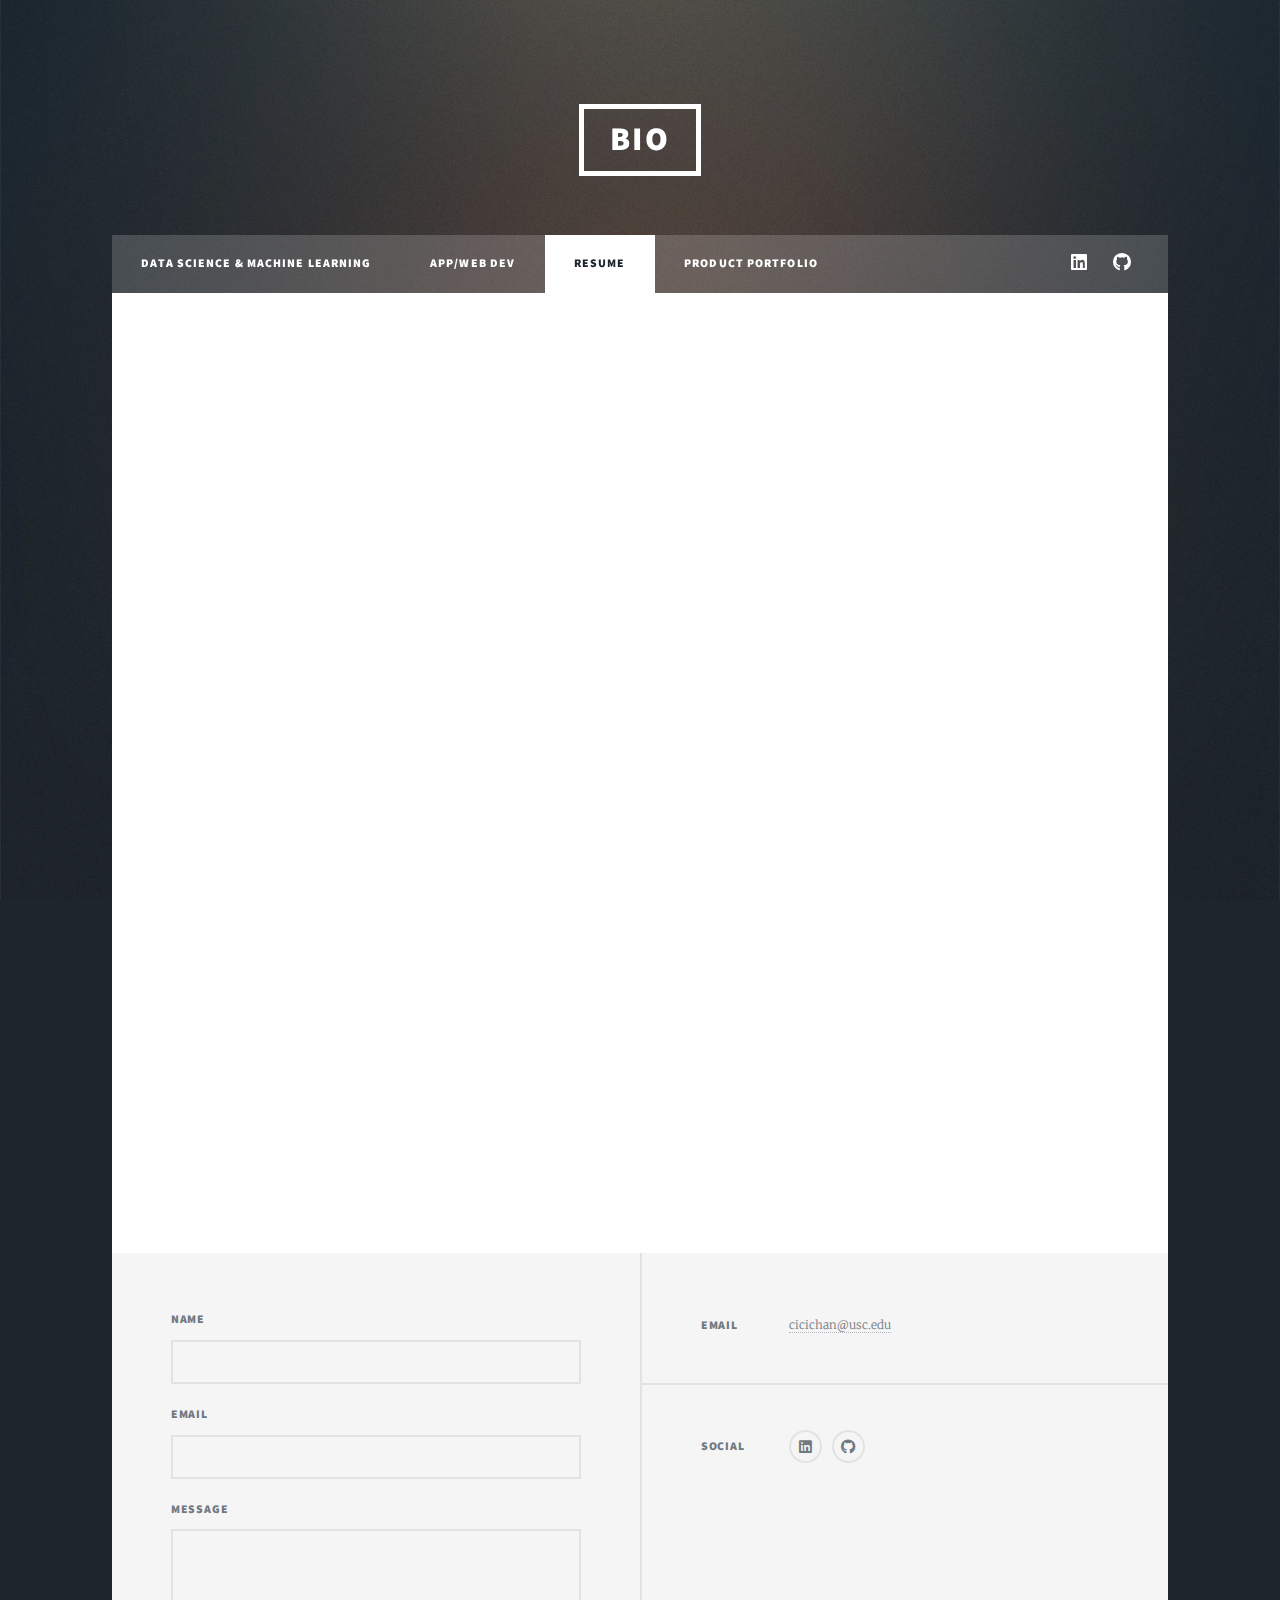
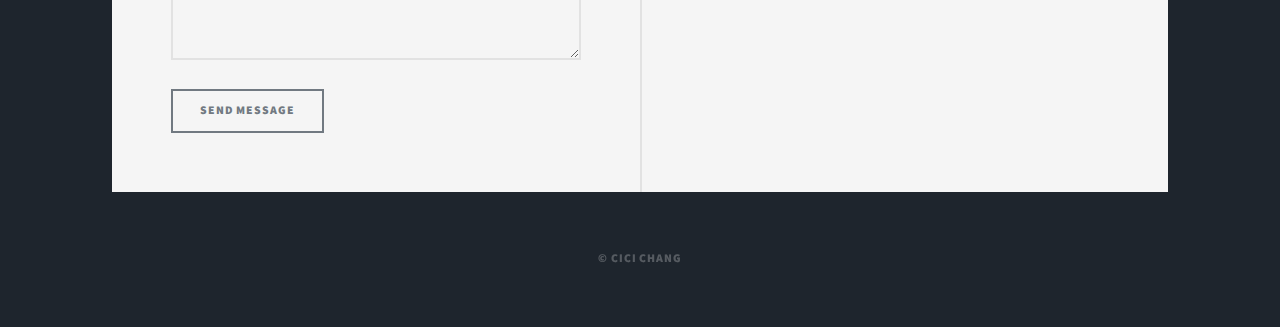
<file: generic.html>
<!DOCTYPE HTML>

<html>
	<head>
		<title>Resume - Cici Chang</title>
		<meta charset="utf-8" />
		<meta name="viewport" content="width=device-width, initial-scale=1, user-scalable=no" />
		<link rel="stylesheet" href="assets/css/main.css" />
		<noscript><link rel="stylesheet" href="assets/css/noscript.css" /></noscript>
	</head>
	<body class="is-preload">

		<!-- Wrapper -->
			<div id="wrapper">

				<!-- Header -->
					<header id="header">
						<a href="index.html" class="logo">Bio</a>
					</header>

				<!-- Nav -->
					<nav id="nav">
						<ul class="links">
							<li><a href="index.html">Data Science & Machine Learning</a></li>
							<li><a href="elements.html">App/Web Dev</a></li>
							<li class="active"><a href="generic.html">Resume</a></li>
							<li><a href="https://cicichan.myportfolio.com/">Product Portfolio</a></li>
						</ul>
						<ul class="icons">
							<li><a href="https://www.linkedin.com/in/cici-chang-985545194/" class="icon brands fa-linkedin"><span class="label">LinkedIn</span></a></li>
							<li><a href="https://github.com/cicichang11" class="icon brands fa-github"><span class="label">GitHub</span></a></li>
						</ul>
					</nav>

				<!-- Main -->
					<div id="main">

						<!-- Post -->
							<section class="post">
								<iframe src="Chang_Cici_Chang_USC_24_Resume.pdf" width="100%" height="800px" frameborder="0" scrolling="no"></iframe>
								<!-- <header class="major">
									<h1>This is a<br />
									Generic Page</h1>
									<p>Aenean ornare velit lacus varius enim ullamcorper proin aliquam<br />
									facilisis ante sed etiam magna interdum congue. Lorem ipsum dolor<br />
									amet nullam sed etiam veroeros.</p>
								</header>
								<div class="image main"><img src="images/pic01.jpg" alt="" /></div>
								<p>Donec eget ex magna. Interdum et malesuada fames ac ante ipsum primis in faucibus. Pellentesque venenatis dolor imperdiet dolor mattis sagittis. Praesent rutrum sem diam, vitae egestas enim auctor sit amet. Pellentesque leo mauris, consectetur id ipsum sit amet, fergiat. Pellentesque in mi eu massa lacinia malesuada et a elit. Donec urna ex, lacinia in purus ac, pretium pulvinar mauris. Nunc lorem mauris, fringilla in aliquam at, euismod in lectus. Pellentesque habitant morbi tristique senectus et netus et malesuada fames ac turpis egestas. Curabitur sapien risus, commodo eget turpis at, elementum convallis enim turpis, lorem ipsum dolor sit amet nullam.</p>
								<p>Lorem ipsum dolor sit amet, consectetur adipiscing elit. Duis dapibus rutrum facilisis. Class aptent taciti sociosqu ad litora torquent per conubia nostra, per inceptos himenaeos. Etiam tristique libero eu nibh porttitor fermentum. Nullam venenatis erat id vehicula viverra. Nunc ultrices eros ut ultricies condimentum. Mauris risus lacus, blandit sit amet venenatis non, bibendum vitae dolor. Nunc lorem mauris, fringilla in aliquam at, euismod in lectus. Pellentesque habitant morbi tristique senectus et netus et malesuada fames ac turpis egestas. In non lorem sit amet elit placerat maximus. Pellentesque aliquam maximus risus. Donec eget ex magna. Interdum et malesuada fames ac ante ipsum primis in faucibus. Pellentesque venenatis dolor imperdiet dolor mattis sagittis. Praesent rutrum sem diam, vitae egestas enim auctor sit amet. Pellentesque leo mauris, consectetur id ipsum.</p> -->
							</section>

					</div>

				<!-- Footer -->
					<footer id="footer">
						<section>
							<form method="post" action="#">
								<div class="fields">
									<div class="field">
										<label for="name">Name</label>
										<input type="text" name="name" id="name" />
									</div>
									<div class="field">
										<label for="email">Email</label>
										<input type="text" name="email" id="email" />
									</div>
									<div class="field">
										<label for="message">Message</label>
										<textarea name="message" id="message" rows="3"></textarea>
									</div>
								</div>
								<ul class="actions">
									<li><input type="submit" value="Send Message" /></li>
								</ul>
							</form>
						</section>
						<section class="split contact">
							<section>
								<h3>Email</h3>
								<p><a href="mailto:cicichan@usc.edu">cicichan@usc.edu</a></p>
							</section>
							
							<section>
								<h3>Social</h3>
								<ul class="icons alt">
									<li><a href="https://www.linkedin.com/in/cici-chang-985545194/" class="icon brands fa-linkedin"><span class="label">LinkedIn</span></a></li>
									<li><a href="https://github.com/cicichang11" class="icon brands fa-github"><span class="label">GitHub</span></a></li>
								</ul>
							</section>
						</section>
					</footer>

				<!-- Copyright -->
					<div id="copyright">
						<ul><li>&copy; Cici Chang</li></ul>
					</div>

			</div>

		<!-- Scripts -->
			<script src="assets/js/jquery.min.js"></script>
			<script src="assets/js/jquery.scrollex.min.js"></script>
			<script src="assets/js/jquery.scrolly.min.js"></script>
			<script src="assets/js/browser.min.js"></script>
			<script src="assets/js/breakpoints.min.js"></script>
			<script src="assets/js/util.js"></script>
			<script src="assets/js/main.js"></script>

	</body>
</html>
</file>
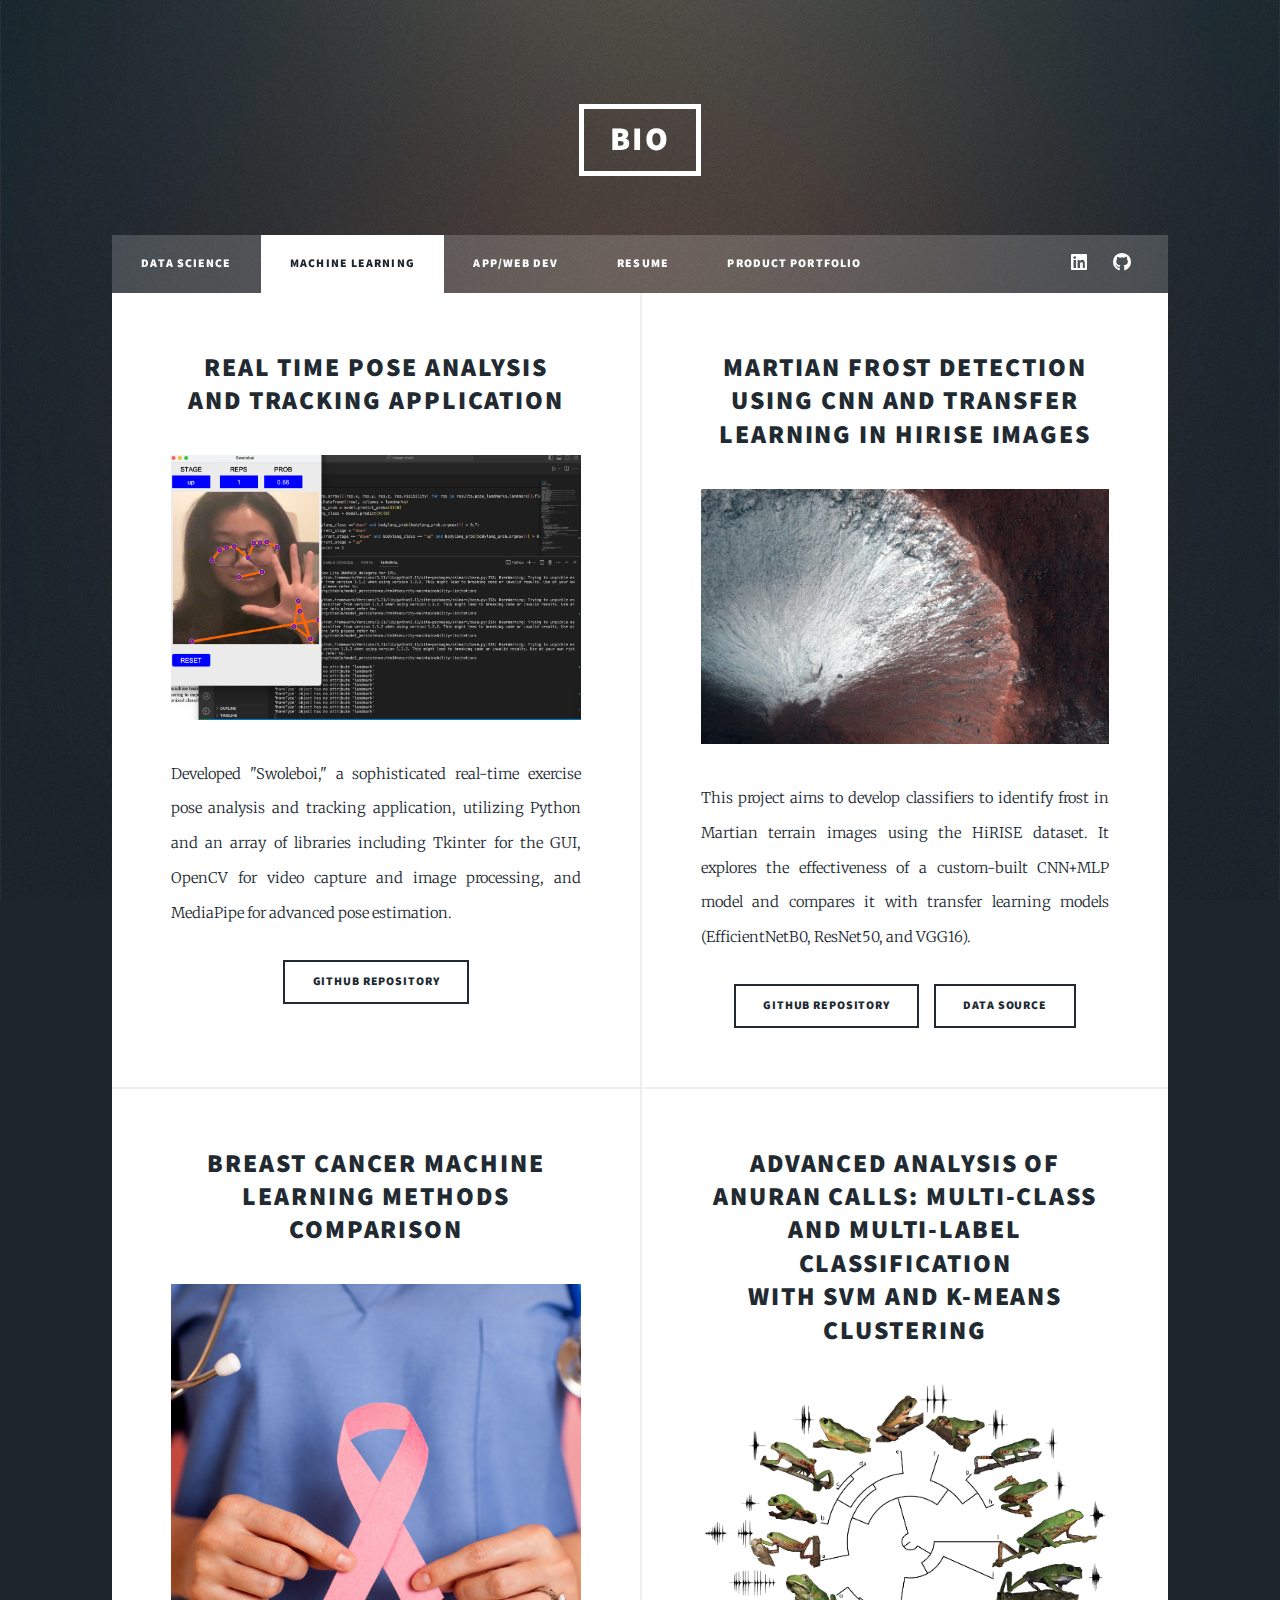
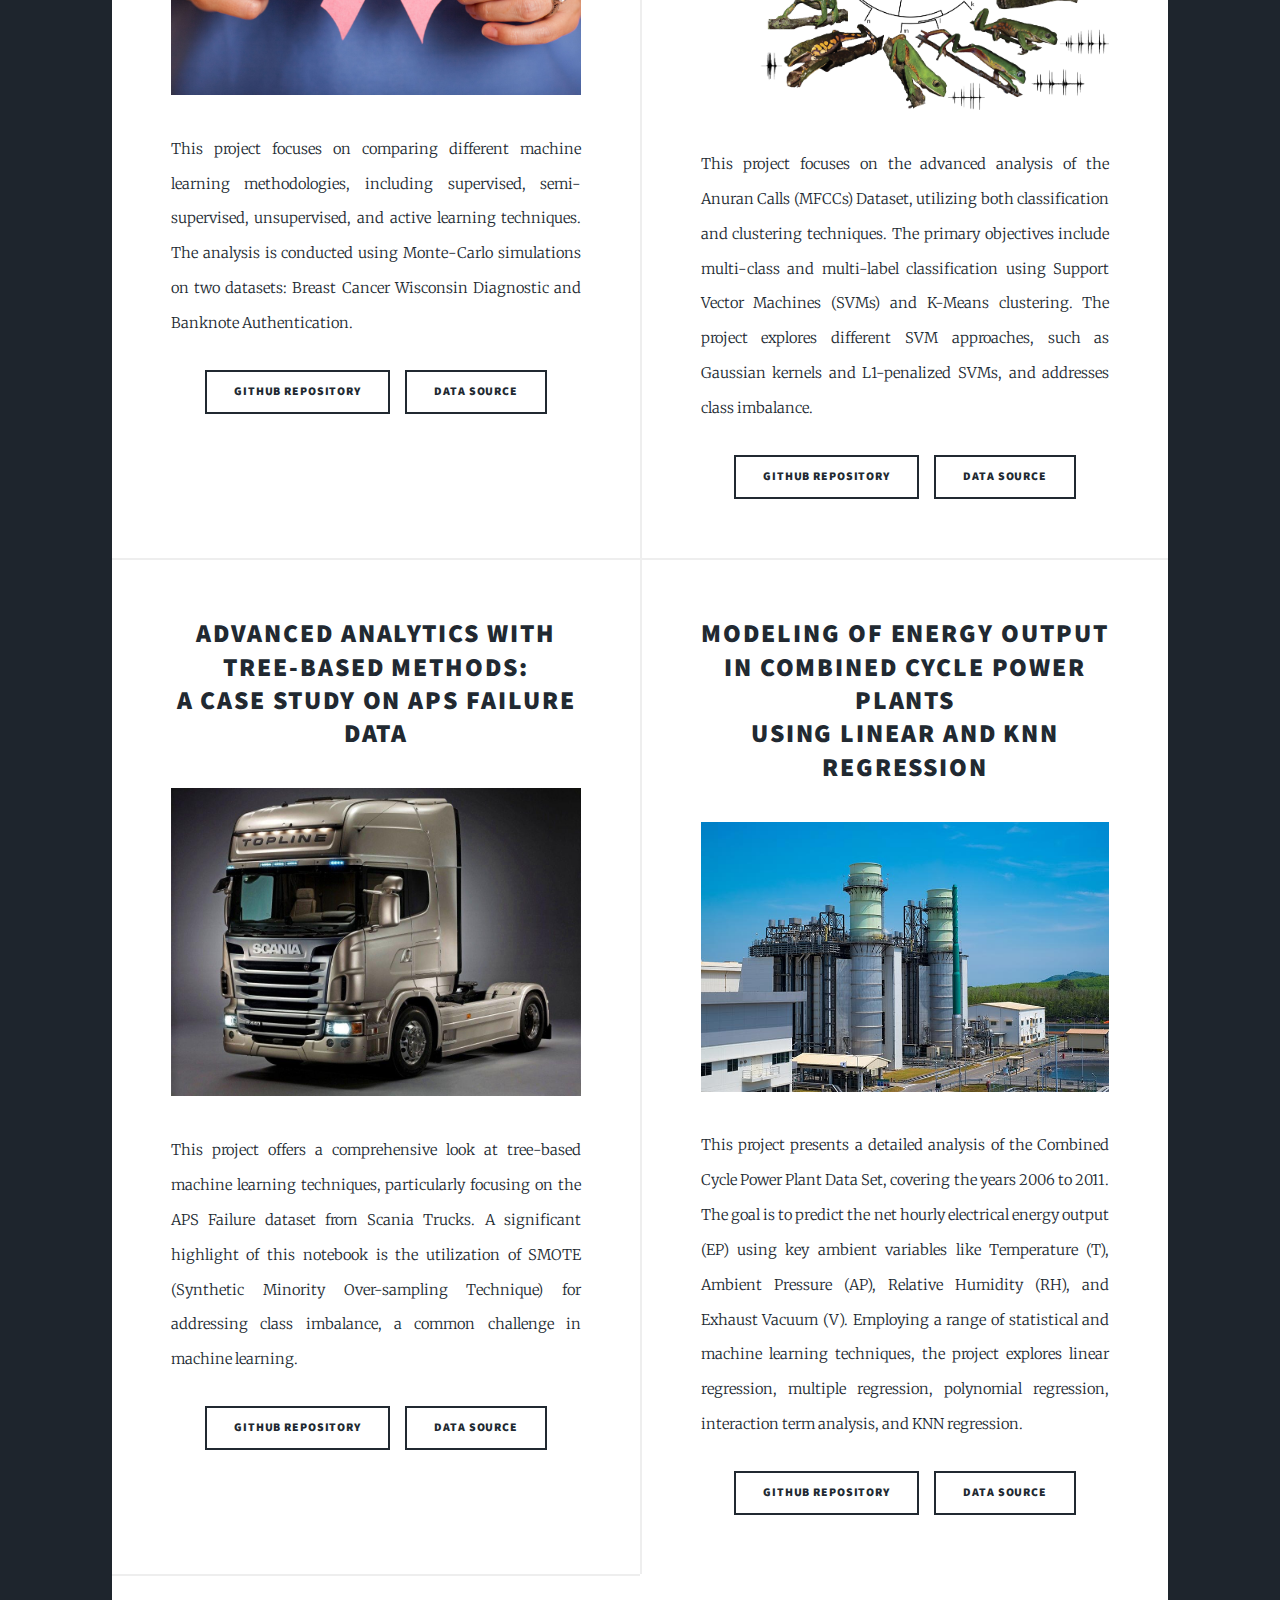
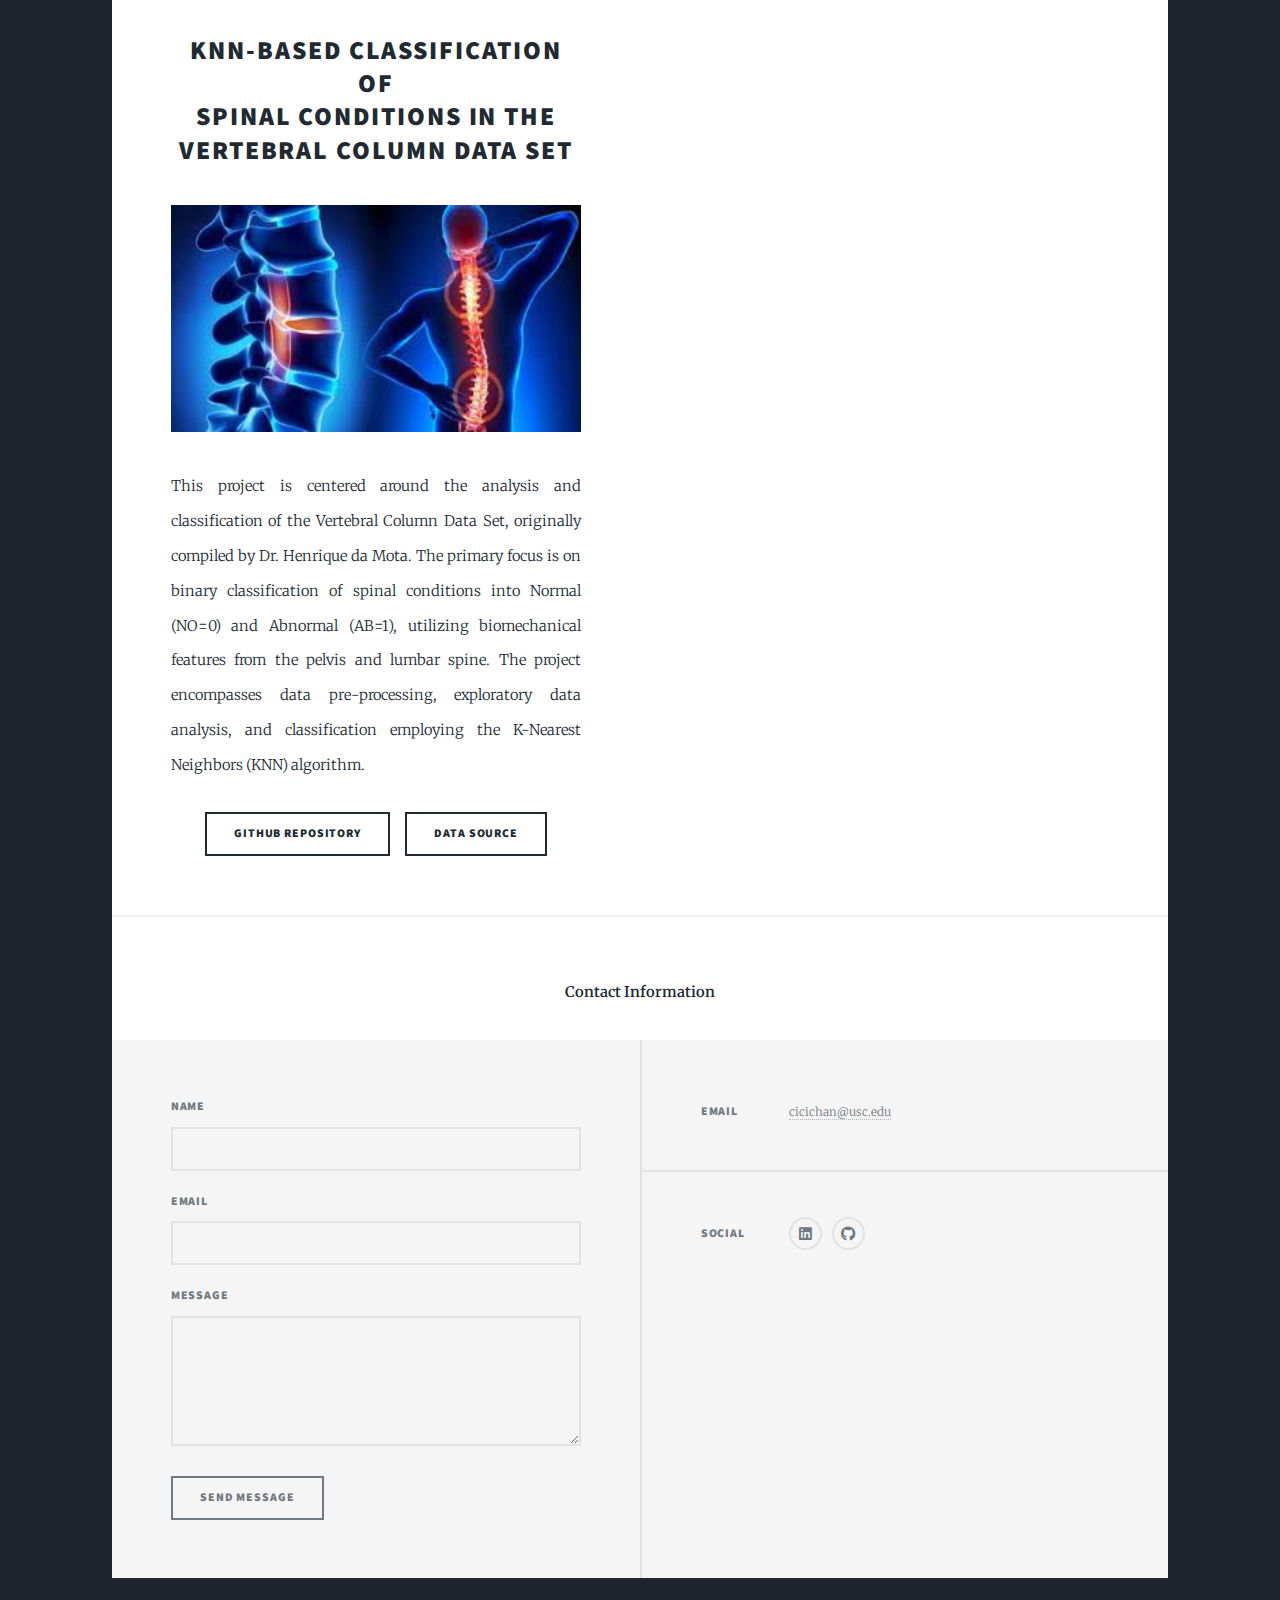
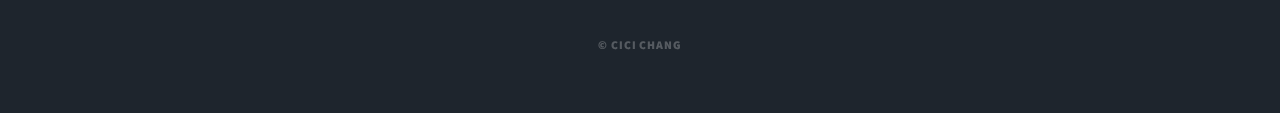
<file: machine_learning.html>
<!DOCTYPE HTML>
<html>
	<head>
		<title>Developer - Cici Chang</title>
		<meta charset="utf-8" />
		<meta name="viewport" content="width=device-width, initial-scale=1, user-scalable=no" />
		<link rel="stylesheet" href="assets/css/main.css" />
		<noscript><link rel="stylesheet" href="assets/css/noscript.css" /></noscript>
	</head>
	<body class="is-preload">

		<!-- Wrapper -->
			<div id="wrapper">

				<!-- Header -->
					<header id="header">
						<a href="index.html" class="logo">Bio</a>
					</header>

				<!-- Nav -->
					<nav id="nav">
						<ul class="links">
							<li><a href="index.html">Data Science</a></li>
              						<li class="active"><a href="machine_learning.html">Machine Learning</a></li>
							<li><a href="elements.html">App/Web Dev</a></li>
							<li><a href="generic.html">Resume</a></li>
							<li><a href="https://cicichan.myportfolio.com/">Product Portfolio</a></li>
						</ul>
						<ul class="icons">
							<li><a href="https://www.linkedin.com/in/cici-chang-985545194/" class="icon brands fa-linkedin"><span class="label">LinkedIn</span></a></li>
							<li><a href="https://github.com/cicichang11" class="icon brands fa-github"><span class="label">GitHub</span></a></li>
						</ul>
					</nav>

				<!-- Main -->
					<div id="main">

						<!-- Posts -->
						<section class="posts">
							<article>
								<header>
									<h2><a href="https://github.com/cicichang11/Martian-Frost-Detection-Using-CNN-and-Transfer-Learning-in-HiRISE-Images">Real Time Pose Analysis<br />
										and Tracking Application</a></h2>
								</header>
								<a class="image fit"><img src="images/pose_detection.png" alt="" /></a>
								<p>Developed "Swoleboi," a sophisticated real-time exercise pose analysis and tracking application, utilizing Python and an array of libraries including Tkinter for the GUI, OpenCV for video capture and image processing, and MediaPipe for advanced pose estimation.</p>
								<ul class="actions special">
									<li><a href="https://github.com/cicichang11/Real-Time-Exercise-Pose-Analysis-and-Tracking-Application/tree/main" class="button">Github Repository</a></li>
								</ul>
							</article>
							<article>
								<header>
									<h2><a href="https://github.com/cicichang11/Martian-Frost-Detection-Using-CNN-and-Transfer-Learning-in-HiRISE-Images">Martian Frost Detection<br />
										Using CNN and Transfer Learning in HiRISE Images</a></h2>
								</header>
								<a class="image fit"><img src="images/frost.jpg" alt="" /></a>
								<p>This project aims to develop classifiers to identify frost in Martian terrain images using the HiRISE dataset. 
                  It explores the effectiveness of a custom-built CNN+MLP model and compares it with transfer learning models (EfficientNetB0, ResNet50, and VGG16).</p>
								<ul class="actions special">
									<li><a href="https://github.com/cicichang11/Martian-Frost-Detection-Using-CNN-and-Transfer-Learning-in-HiRISE-Images" class="button">Github Repository</a></li>
									<li><a href="https://dataverse.jpl.nasa.gov/dataset.xhtml?persistentId=doi:10.48577/jpl.QJ9PYA" class="button">Data Source</a></li>
								</ul>
							</article>
							<article>
								<header>
									<h2><a href="https://github.com/cicichang11/Breast_Cancer_ML_Methods">Breast Cancer Machine Learning Methods Comparison</a></h2>
								</header>
								<a class="image fit"><img src="images/breast_cancer.jpg" alt="" /></a>
								<p>This project focuses on comparing different machine learning methodologies, including supervised, semi-supervised, unsupervised, and active learning techniques. 
                  The analysis is conducted using Monte-Carlo simulations on two datasets: Breast Cancer Wisconsin Diagnostic and Banknote Authentication.</p>
								<ul class="actions special">
									<li><a href="https://github.com/cicichang11/Breast_Cancer_ML_Methods" class="button">Github Repository</a></li>
                  							<li><a href="https://archive.ics.uci.edu/ml/datasets/Breast+Cancer+Wisconsin+%28Diagnostic%29" class="button">Data Source</a></li>
								</ul>
							</article>
							<article>
								<header>
									<h2><a href="https://github.com/cicichang11/Multi-class-and-Multi-label-Classification">Advanced Analysis of Anuran Calls: Multi-class and Multi-label Classification<br />
                    with SVM and K-Means Clustering</a></h2>
								</header>
								<a class="image fit"><img src="images/anuran.jpg" alt="" /></a>
								<p>This project focuses on the advanced analysis of the Anuran Calls (MFCCs) Dataset, utilizing both classification and clustering techniques. 
                  The primary objectives include multi-class and multi-label classification using Support Vector Machines (SVMs) and K-Means clustering. 
                  The project explores different SVM approaches, such as Gaussian kernels and L1-penalized SVMs, and addresses class imbalance. </p>
								<ul class="actions special">
									<li><a href="https://github.com/cicichang11/Multi-class-and-Multi-label-Classification" class="button">Github Repository</a></li>
                 						 	<li><a href="https://archive.ics.uci.edu/ml/datasets/Anuran+Calls+%28MFCCs%29" class="button">Data Source</a></li>
								</ul>
							</article>
							<article>
								<header>
									<h2><a href="https://github.com/cicichang11/Advanced-Analytics-with-Tree-Based-Methods-A-Case-Study-on-APS-Failure-Data">Advanced Analytics with Tree-Based Methods:<br />
									A Case Study on APS Failure Data</a></h2>
								</header>
								<a class="image fit"><img src="images/truck.jpg" alt="" /></a>
								<p>This project offers a comprehensive look at tree-based machine learning techniques, particularly focusing on the APS Failure dataset from Scania Trucks. 
								   A significant highlight of this notebook is the utilization of SMOTE (Synthetic Minority Over-sampling Technique) for addressing class imbalance, a common challenge in machine learning.</p>
								<ul class="actions special">
									<li><a href="https://github.com/cicichang11/Advanced-Analytics-with-Tree-Based-Methods-A-Case-Study-on-APS-Failure-Data" class="button">Github Repository</a></li>
                  							<li><a href="https://archive.ics.uci.edu/ml/datasets/APS+Failure+at+Scania+Trucks" class="button">Data Source</a></li>
								</ul>
							</article>
							<article>
								<header>
									<h2><a href="https://github.com/cicichang11/Modeling-of-Power-Plant-Energy-Output-Using-Linear-and-KNN-Regression">Modeling of Energy Output in Combined Cycle Power Plants<br />
									Using Linear and KNN Regression</a></h2>
								</header>
								<a class="image fit"><img src="images/power_plant.jpg" alt="" /></a>
								<p>This project presents a detailed analysis of the Combined Cycle Power Plant Data Set, covering the years 2006 to 2011. 
								   The goal is to predict the net hourly electrical energy output (EP) using key ambient variables like Temperature (T), Ambient Pressure (AP), Relative Humidity (RH), and Exhaust Vacuum (V). 
								   Employing a range of statistical and machine learning techniques, the project explores linear regression, multiple regression, polynomial regression, interaction term analysis, and KNN regression.</p>
								<ul class="actions special">
									<li><a href="https://github.com/cicichang11/Modeling-of-Power-Plant-Energy-Output-Using-Linear-and-KNN-Regression" class="button">Github Repository</a></li>
                  							<li><a href="https://archive.ics.uci.edu/ml/datasets/Combined+Cycle+Power+Plant" class="button">Data Source</a></li>
								</ul>
							</article>
							<article>
								<header>
									<h2><a href="https://github.com/cicichang11/KNN-Based-Classification-of-Spinal-Conditions-in-the-Vertebral-Column-Data-Set">KNN-Based Classification of<br />
									Spinal Conditions in the Vertebral Column Data Set</a></h2>
								</header>
								<a class="image fit"><img src="images/spinal.jpg" alt="" /></a>
								<p>This project is centered around the analysis and classification of the Vertebral Column Data Set, originally compiled by Dr. Henrique da Mota. 
								   The primary focus is on binary classification of spinal conditions into Normal (NO=0) and Abnormal (AB=1), utilizing biomechanical features from the pelvis and lumbar spine. 
								   The project encompasses data pre-processing, exploratory data analysis, and classification employing the K-Nearest Neighbors (KNN) algorithm.</p>
								<ul class="actions special">
									<li><a href="https://github.com/cicichang11/KNN-Based-Classification-of-Spinal-Conditions-in-the-Vertebral-Column-Data-Set" class="button">Github Repository</a></li>
                  							<li><a href="https://archive.ics.uci.edu/ml/datasets/Vertebral+Column" class="button">Data Source</a></li>
								</ul>
							</article>
						</section>

						<footer>
							<strong>Contact Information</strong>
						</footer>

					</div>

				<!-- Footer -->
					<footer id="footer">
						<section>
							<form method="post" action="#">
								<div class="fields">
									<div class="field">
										<label for="name">Name</label>
										<input type="text" name="name" id="name" />
									</div>
									<div class="field">
										<label for="email">Email</label>
										<input type="text" name="email" id="email" />
									</div>
									<div class="field">
										<label for="message">Message</label>
										<textarea name="message" id="message" rows="3"></textarea>
									</div>
								</div>
								<ul class="actions">
									<li><input type="submit" value="Send Message" /></li>
								</ul>
							</form>
						</section>
						<section class="split contact">
							<section>
								<h3>Email</h3>
								<p><a href="mailto:cicichan@usc.edu">cicichan@usc.edu</a></p>
							</section>
							
							<section>
								<h3>Social</h3>
								<ul class="icons alt">
									<li><a href="https://www.linkedin.com/in/cici-chang-985545194/" class="icon brands fa-linkedin"><span class="label">LinkedIn</span></a></li>
									<li><a href="https://github.com/cicichang11" class="icon brands fa-github"><span class="label">GitHub</span></a></li>
								</ul>
							</section>
						</section>
					</footer>

				<!-- Copyright -->
					<div id="copyright">
						<ul><li>&copy; Cici Chang</li></ul>
					</div>

			</div>

		<!-- Scripts -->
			<script src="assets/js/jquery.min.js"></script>
			<script src="assets/js/jquery.scrollex.min.js"></script>
			<script src="assets/js/jquery.scrolly.min.js"></script>
			<script src="assets/js/browser.min.js"></script>
			<script src="assets/js/breakpoints.min.js"></script>
			<script src="assets/js/util.js"></script>
			<script src="assets/js/main.js"></script>

	</body>
</html>
</file>
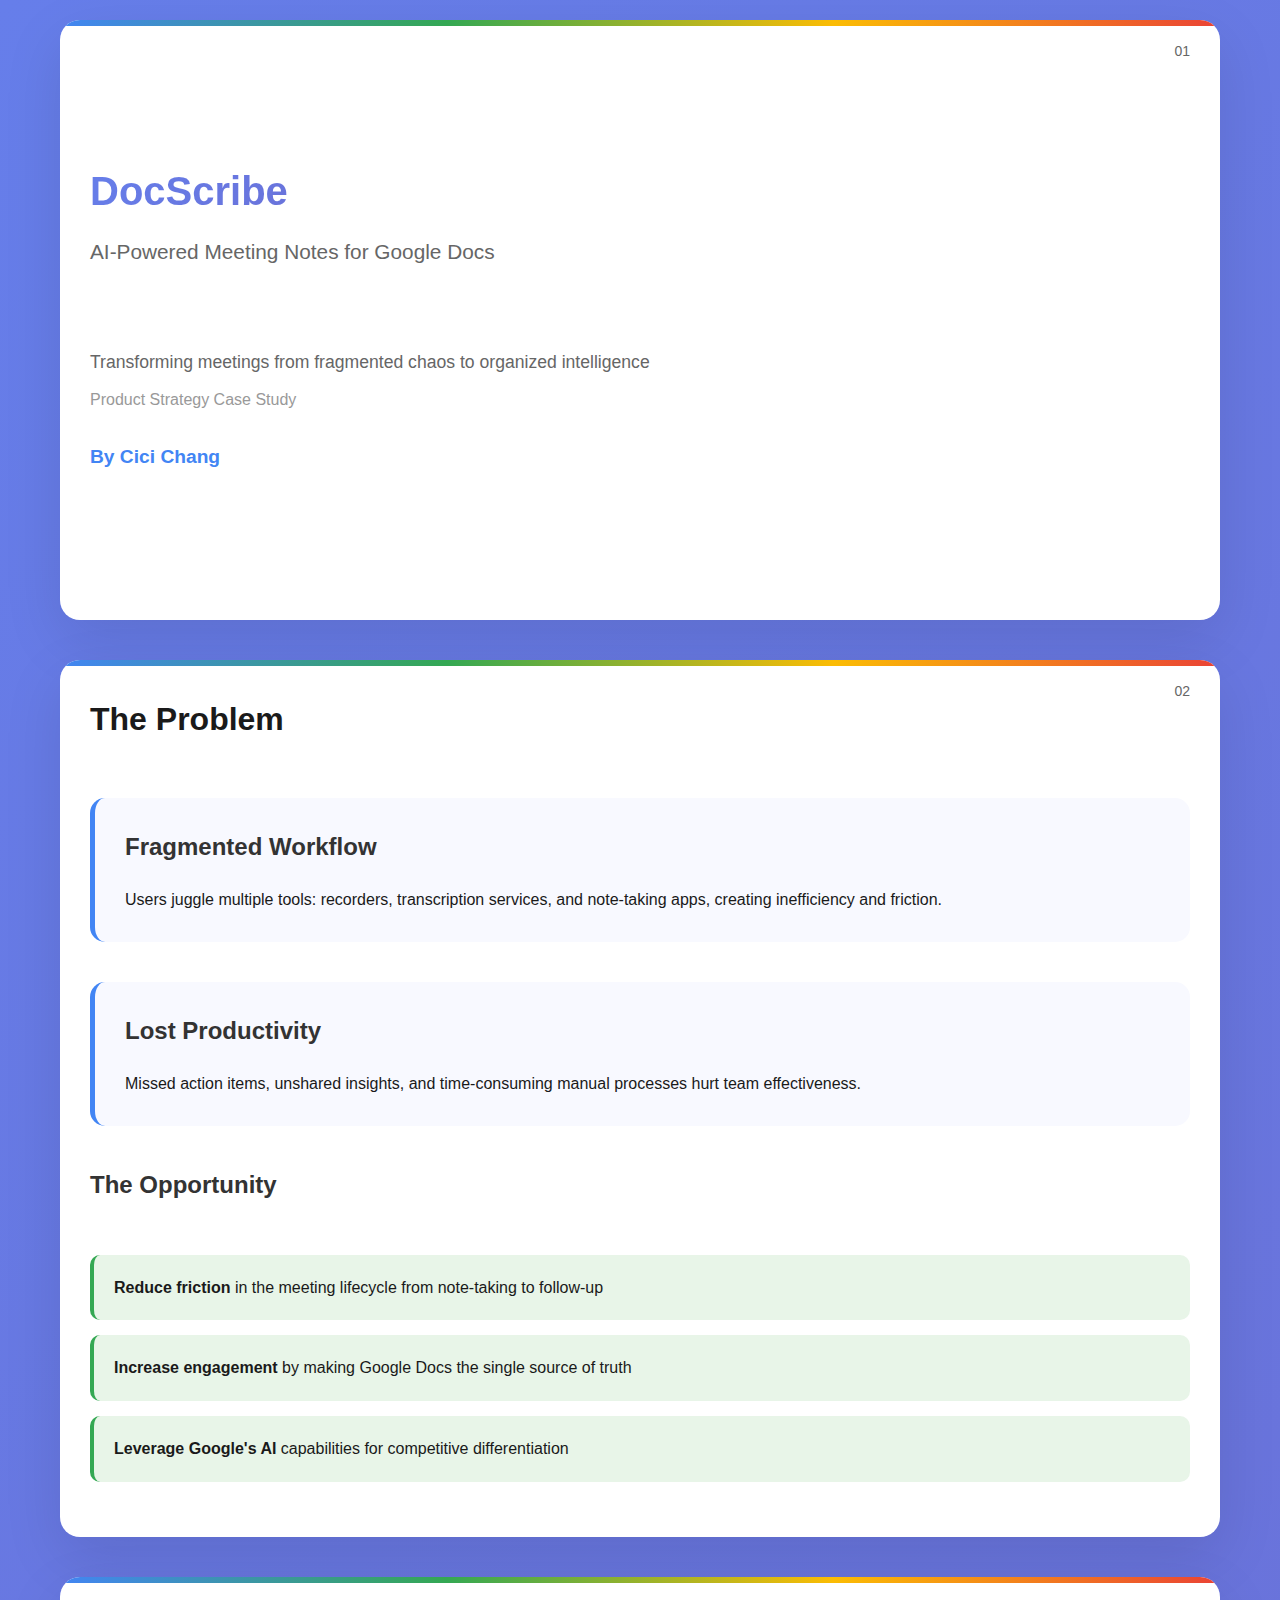
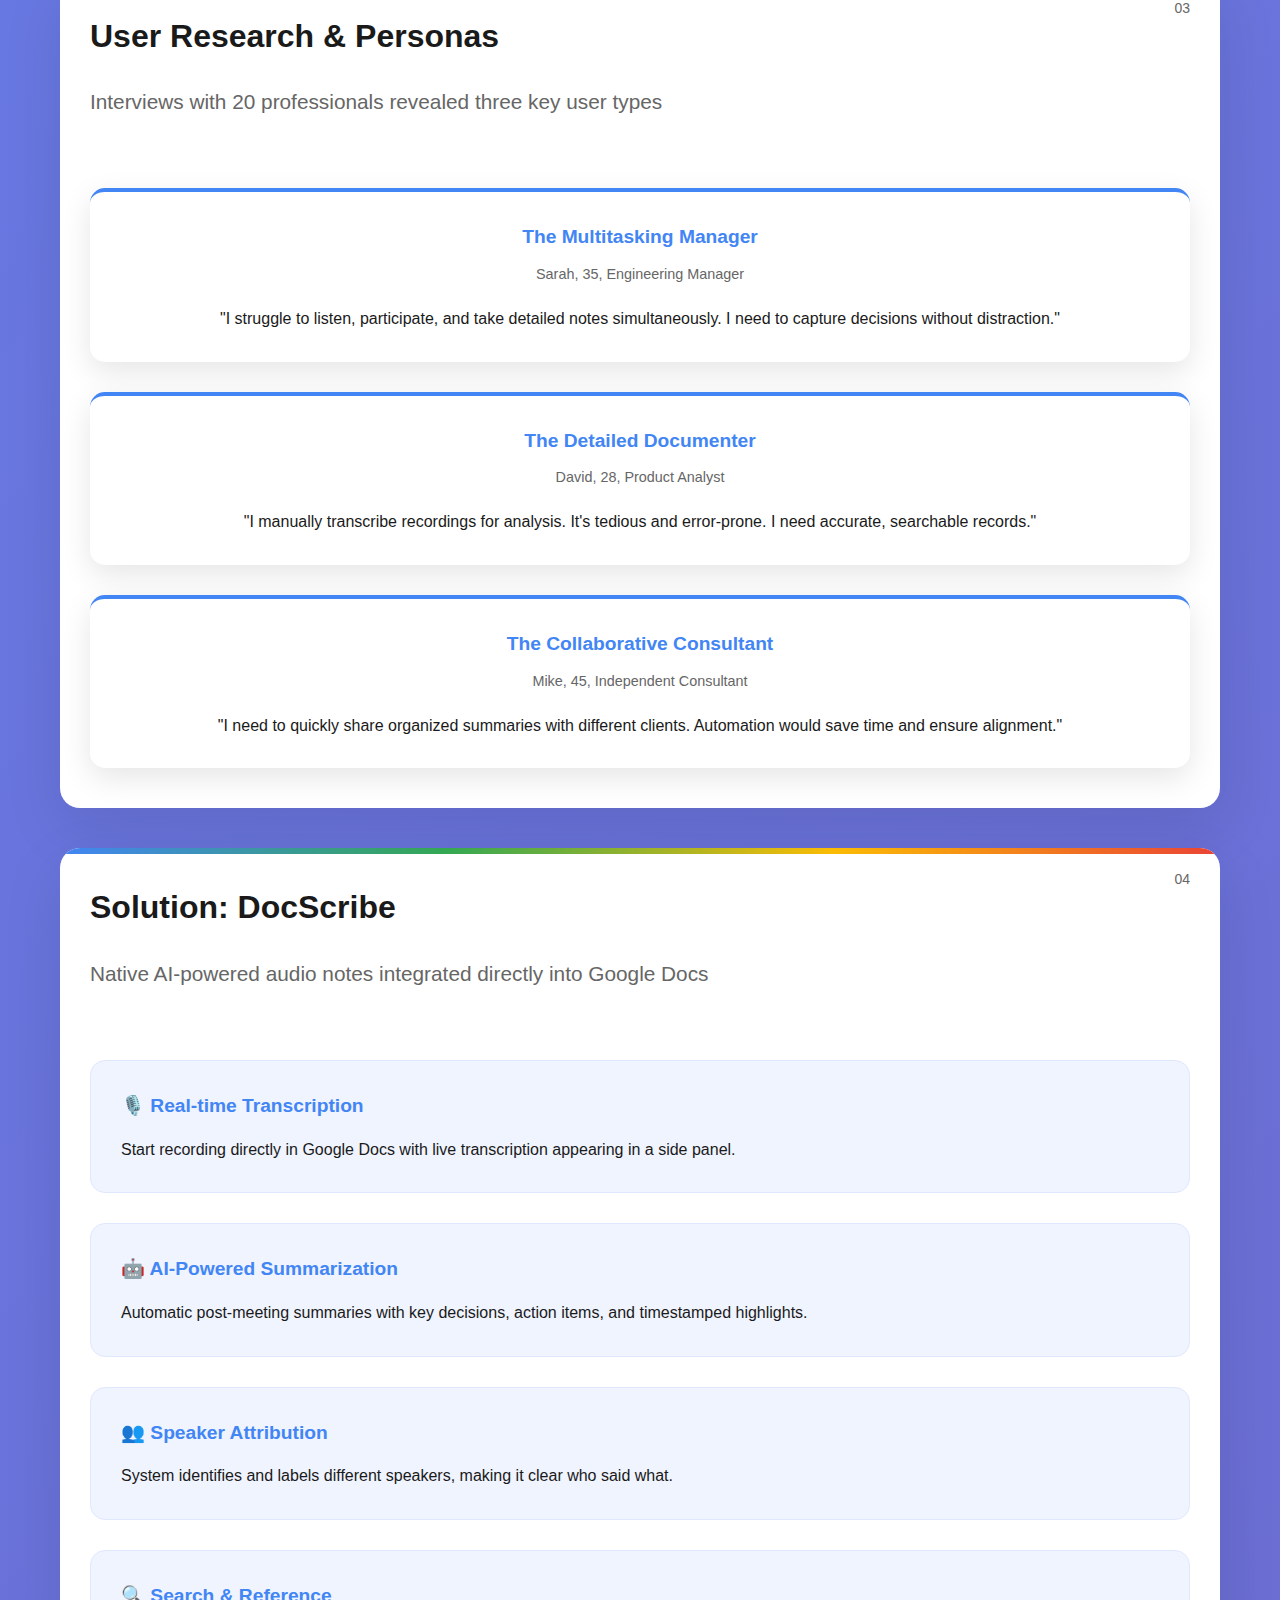
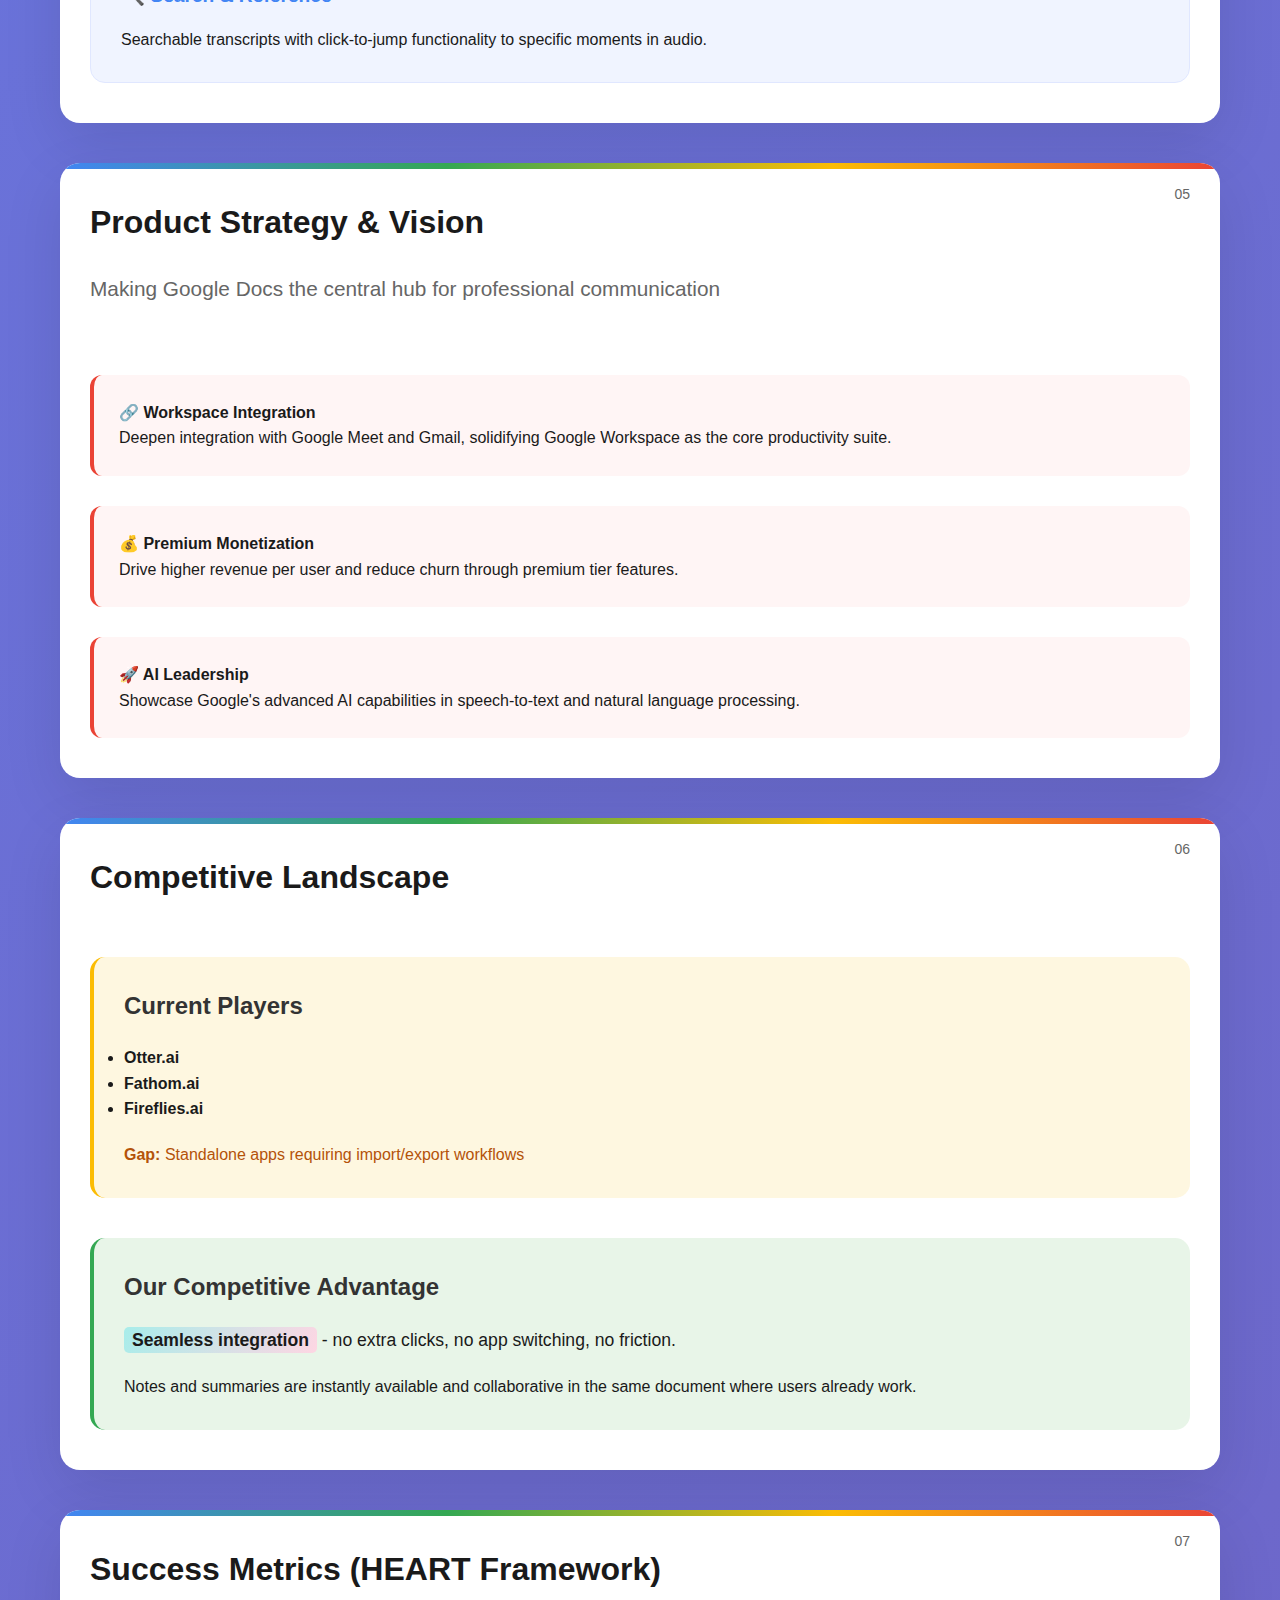
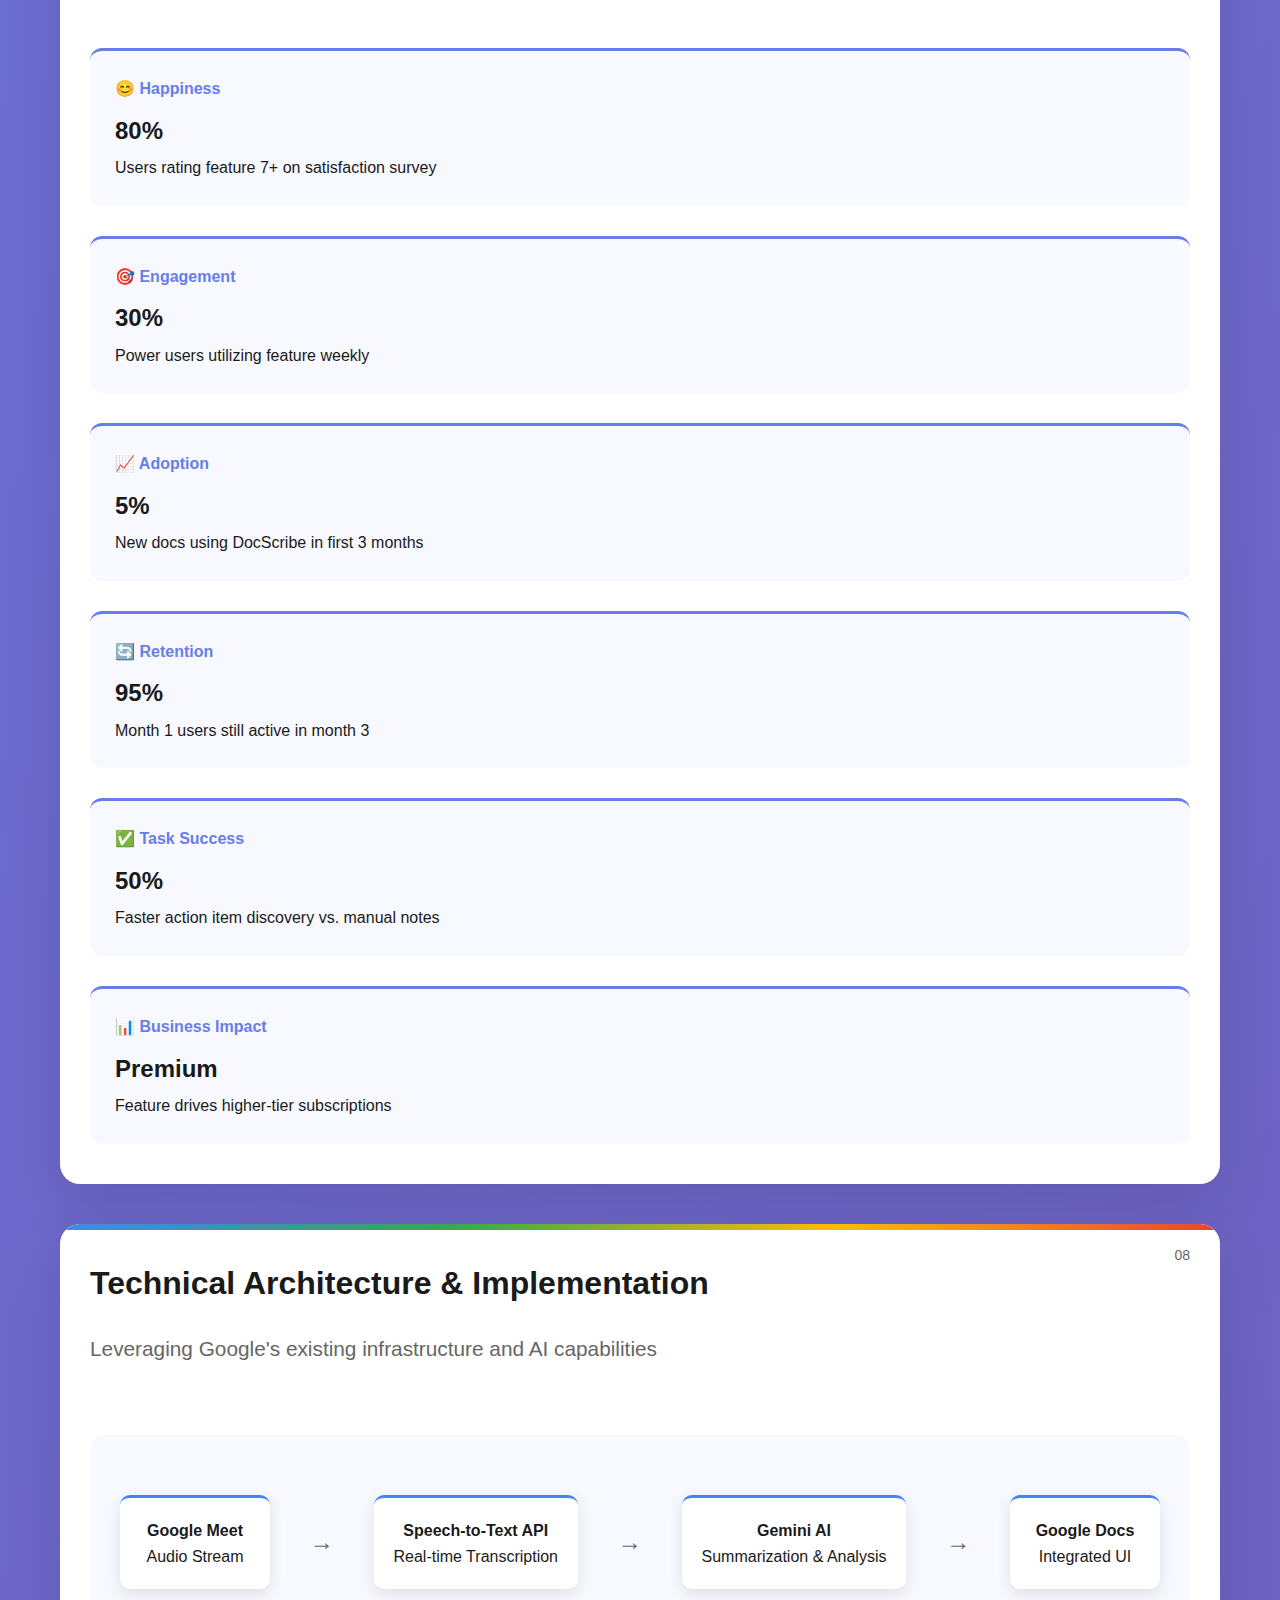
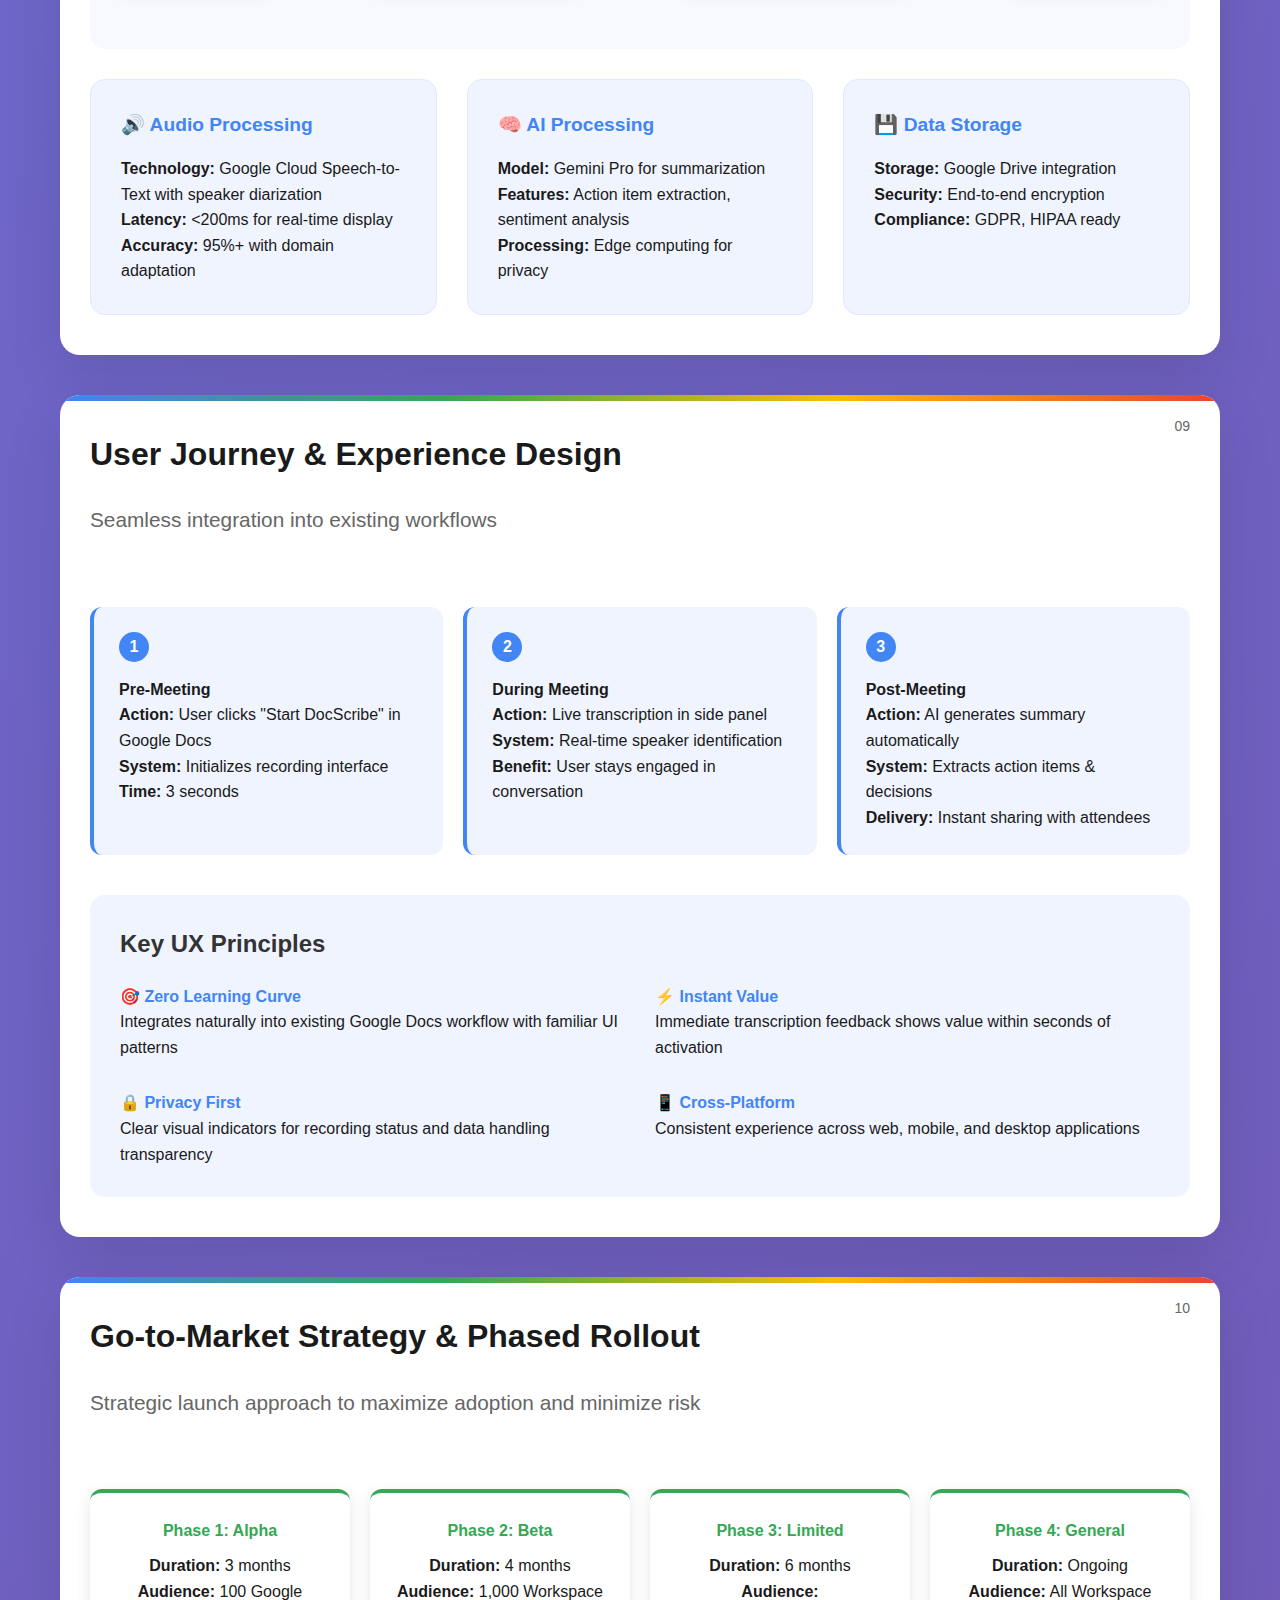
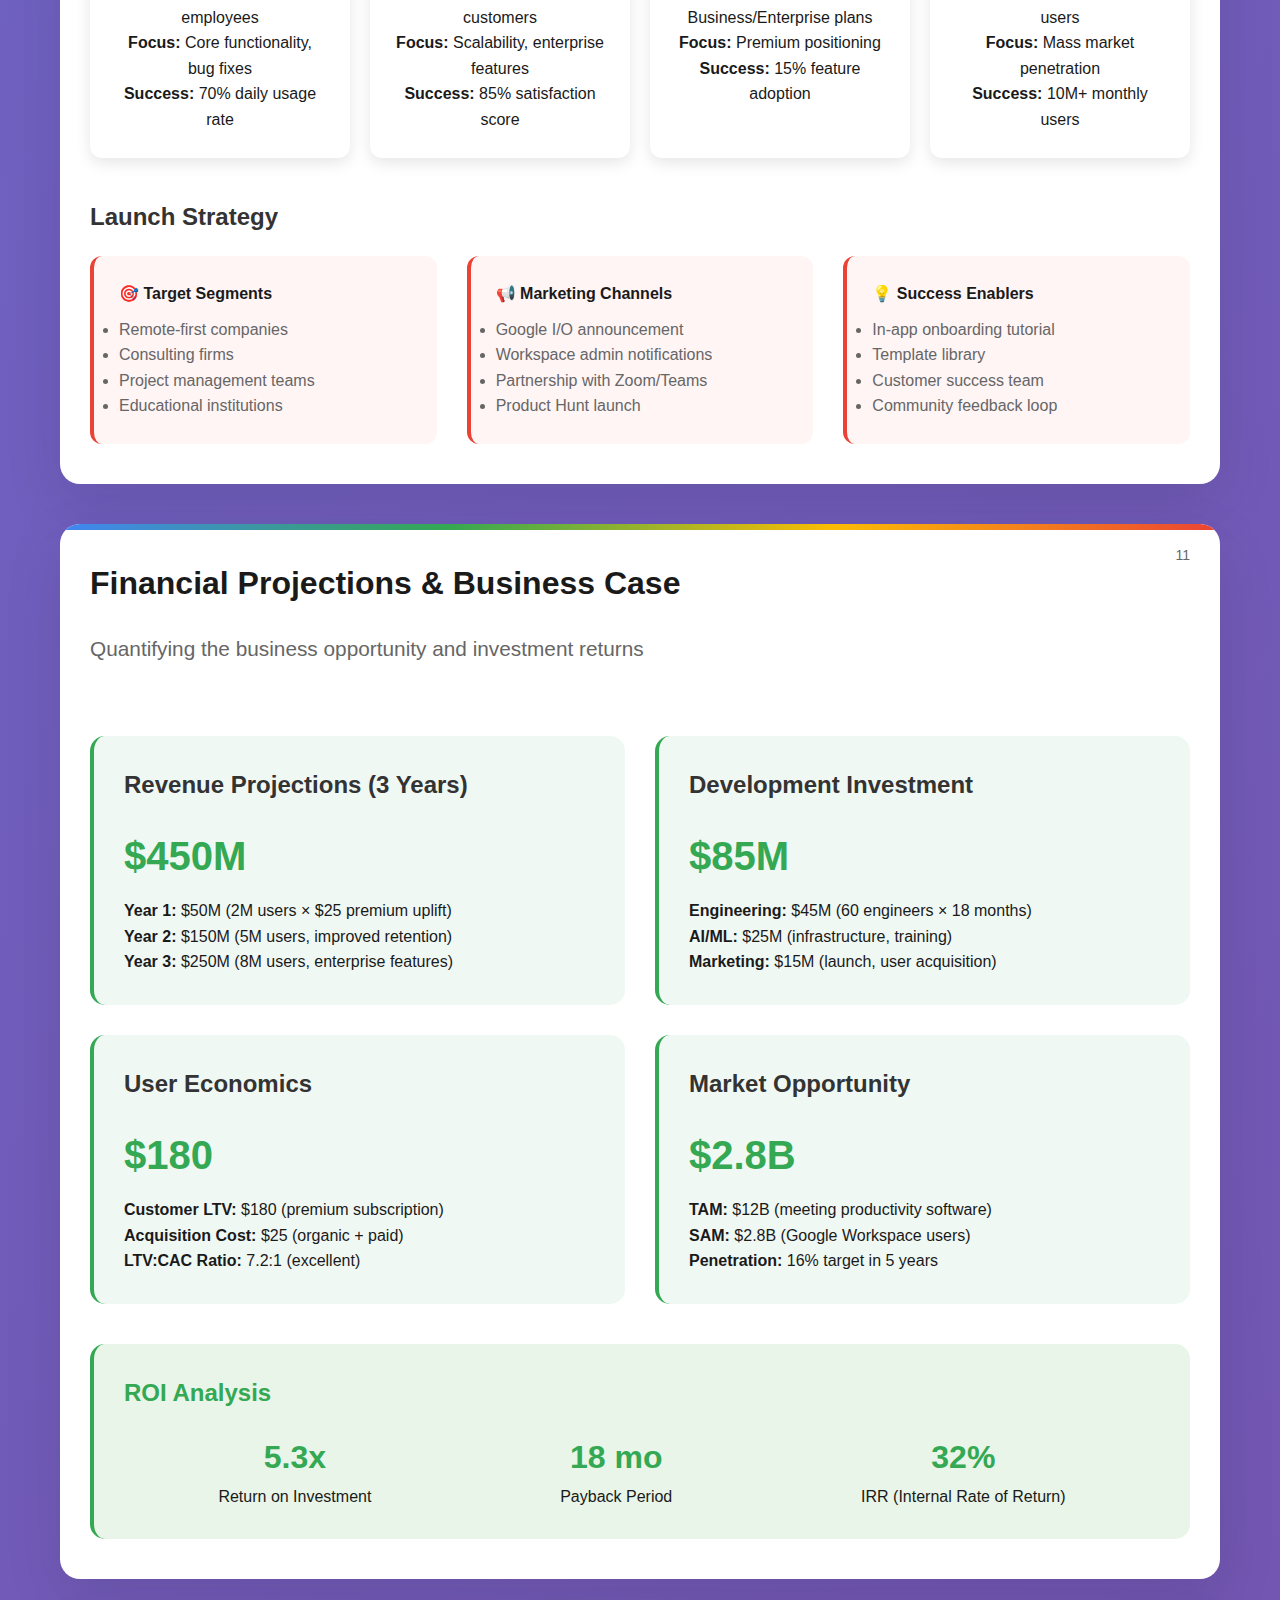
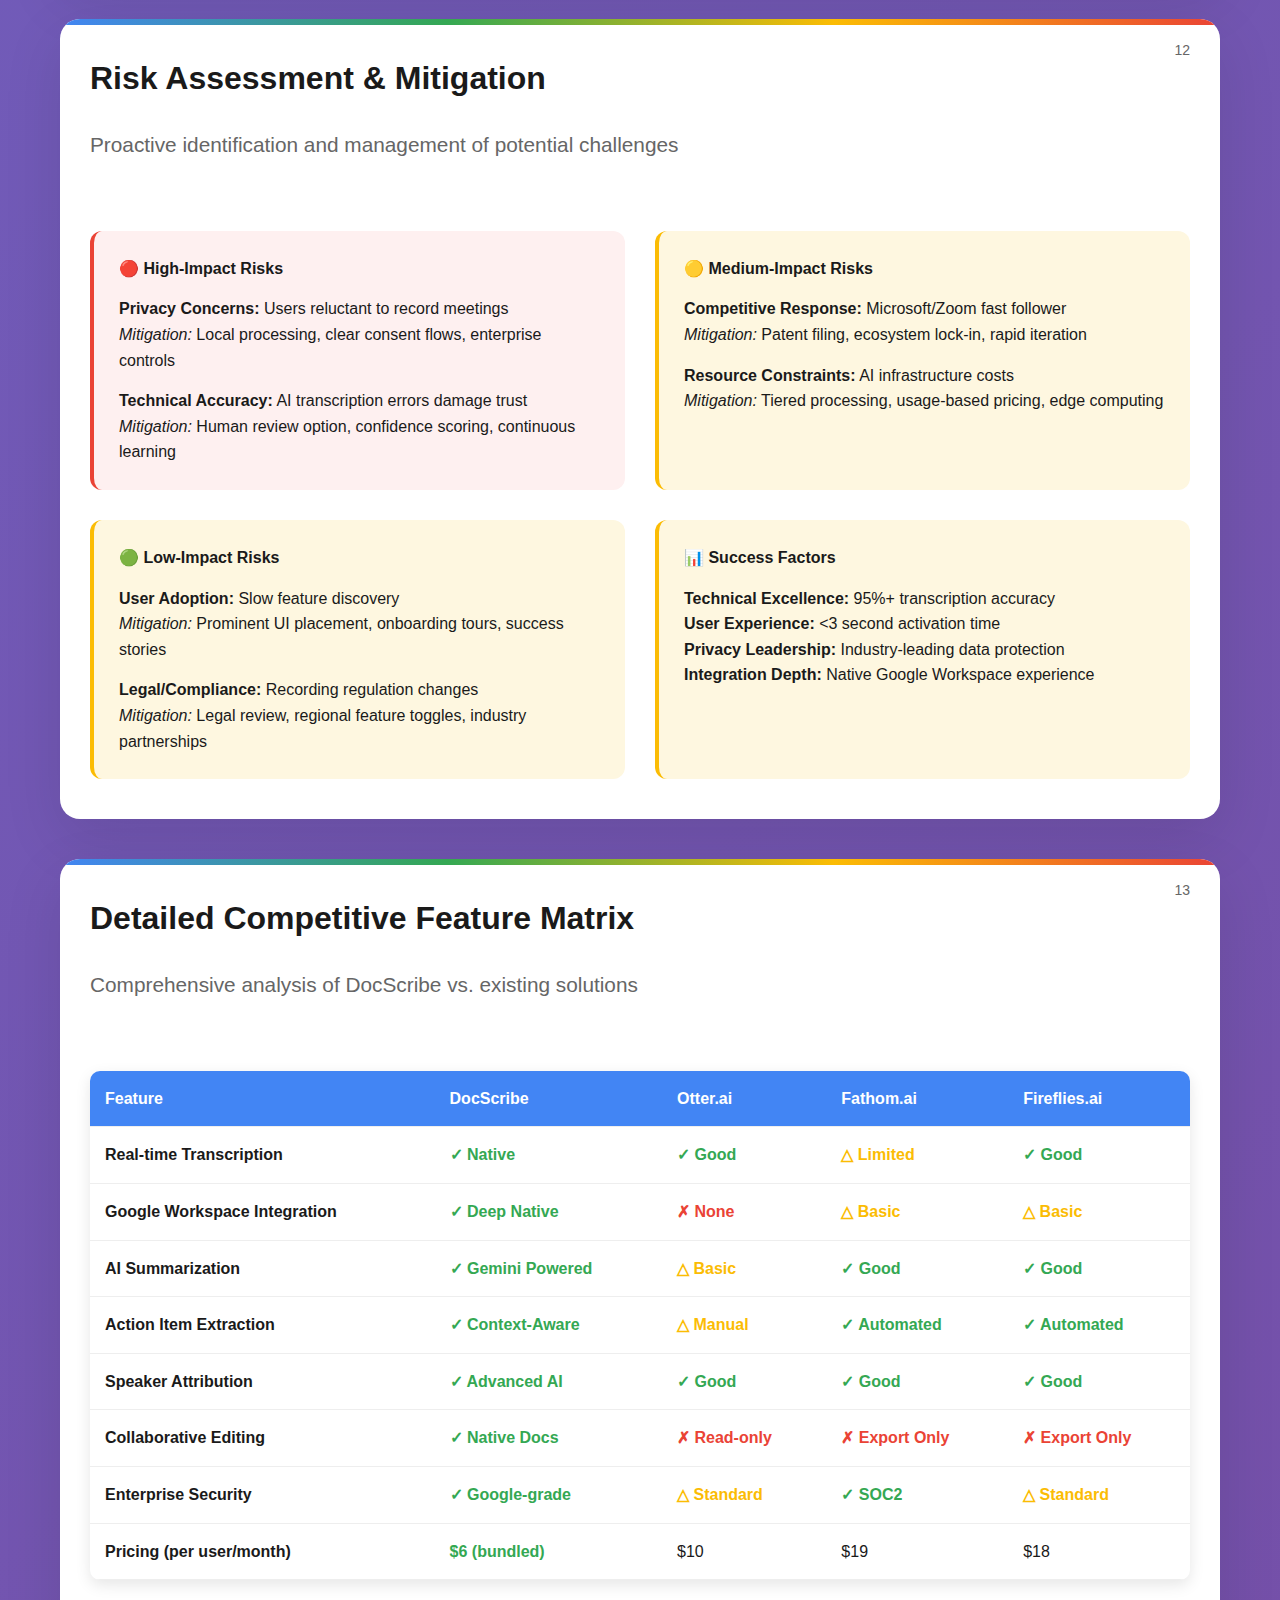
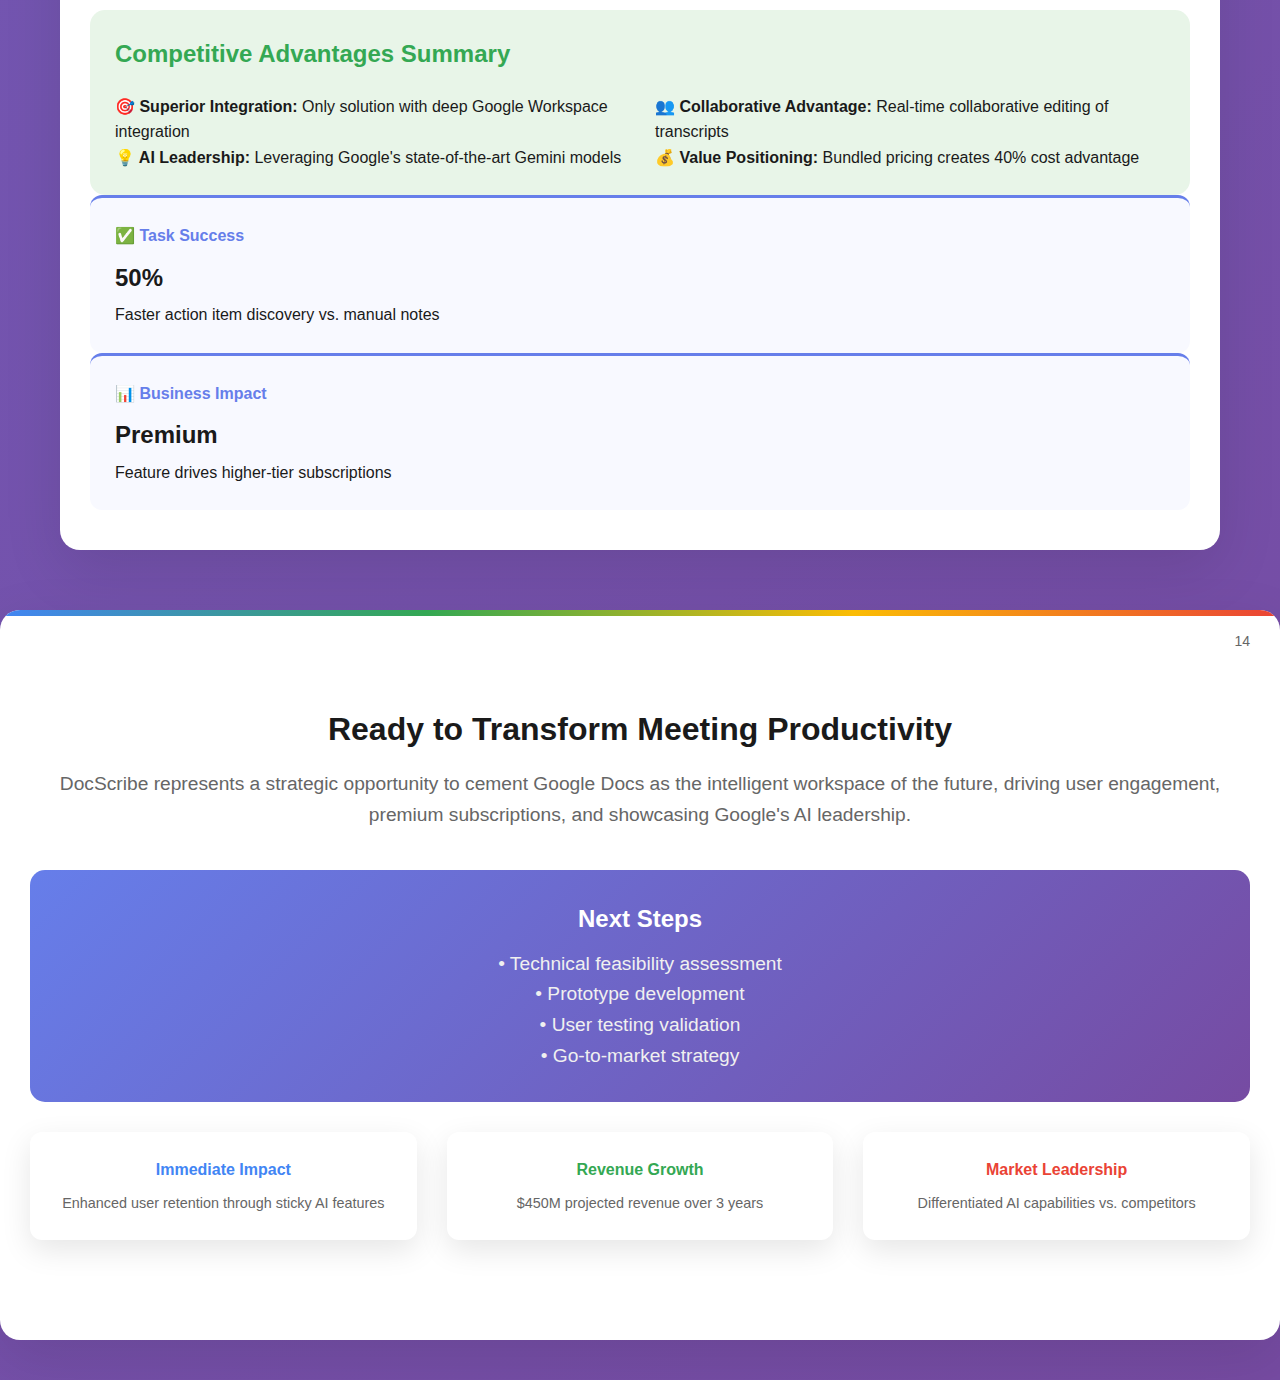
<file: product_case_study/docscribe_pitch_deck.html>
<!DOCTYPE html>
<html lang="en">
<head>
    <meta charset="UTF-8">
    <meta name="viewport" content="width=device-width, initial-scale=1.0">
    <title>DocScribe: AI-Powered Meeting Notes</title>
    <style>
        * {
            margin: 0;
            padding: 0;
            box-sizing: border-box;
        }
        
        body {
            font-family: 'Inter', -apple-system, BlinkMacSystemFont, sans-serif;
            line-height: 1.6;
            color: #1a1a1a;
            background: linear-gradient(135deg, #667eea 0%, #764ba2 100%);
            min-height: 100vh;
        }
        
        .presentation {
            max-width: 1200px;
            margin: 0 auto;
            padding: 20px;
        }
        
        .slide {
            background: white;
            border-radius: 20px;
            padding: 60px;
            margin-bottom: 40px;
            box-shadow: 0 20px 60px rgba(0,0,0,0.1);
            min-height: 600px;
            display: flex;
            flex-direction: column;
            justify-content: center;
            position: relative;
            overflow: hidden;
        }
        
        .slide::before {
            content: '';
            position: absolute;
            top: 0;
            left: 0;
            right: 0;
            height: 6px;
            background: linear-gradient(90deg, #4285f4, #34a853, #fbbc04, #ea4335);
        }
        
        .slide-number {
            position: absolute;
            top: 20px;
            right: 30px;
            font-size: 14px;
            color: #666;
            font-weight: 500;
        }
        
        h1 {
            font-size: 3.5rem;
            font-weight: 800;
            margin-bottom: 20px;
            background: linear-gradient(135deg, #667eea 0%, #764ba2 100%);
            -webkit-background-clip: text;
            -webkit-text-fill-color: transparent;
            line-height: 1.2;
        }
        
        h2 {
            font-size: 2.5rem;
            font-weight: 700;
            margin-bottom: 30px;
            color: #1a1a1a;
            line-height: 1.2;
        }
        
        h3 {
            font-size: 1.5rem;
            font-weight: 600;
            margin-bottom: 20px;
            color: #333;
        }
        
        .subtitle {
            font-size: 1.3rem;
            color: #666;
            margin-bottom: 40px;
            font-weight: 400;
        }
        
        .problem-grid {
            display: grid;
            grid-template-columns: 1fr 1fr;
            gap: 40px;
            margin-top: 30px;
        }
        
        .problem-item {
            background: #f8f9ff;
            padding: 30px;
            border-radius: 15px;
            border-left: 5px solid #4285f4;
        }
        
        .opportunity-list {
            list-style: none;
            margin-top: 30px;
        }
        
        .opportunity-list li {
            background: #e8f5e8;
            padding: 20px;
            margin-bottom: 15px;
            border-radius: 10px;
            border-left: 4px solid #34a853;
            font-weight: 500;
        }
        
        .personas {
            display: grid;
            grid-template-columns: repeat(3, 1fr);
            gap: 30px;
            margin-top: 30px;
        }
        
        .persona {
            background: #fff;
            padding: 30px;
            border-radius: 15px;
            box-shadow: 0 10px 30px rgba(0,0,0,0.1);
            text-align: center;
            border-top: 4px solid #4285f4;
        }
        
        .persona h4 {
            font-size: 1.2rem;
            margin-bottom: 10px;
            color: #4285f4;
        }
        
        .persona .role {
            font-size: 0.9rem;
            color: #666;
            margin-bottom: 20px;
        }
        
        .features-grid {
            display: grid;
            grid-template-columns: repeat(2, 1fr);
            gap: 30px;
            margin-top: 30px;
        }
        
        .feature {
            background: #f0f4ff;
            padding: 30px;
            border-radius: 15px;
            border: 1px solid #e0e7ff;
        }
        
        .feature h4 {
            color: #4285f4;
            margin-bottom: 15px;
            font-size: 1.2rem;
        }
        
        .strategy-points {
            display: grid;
            grid-template-columns: repeat(3, 1fr);
            gap: 30px;
            margin-top: 30px;
        }
        
        .strategy-point {
            background: #fff5f5;
            padding: 25px;
            border-radius: 12px;
            border-left: 4px solid #ea4335;
        }
        
        .competitive-grid {
            display: grid;
            grid-template-columns: 1fr 2fr;
            gap: 40px;
            margin-top: 30px;
        }
        
        .competitors {
            background: #fef7e0;
            padding: 30px;
            border-radius: 15px;
            border-left: 4px solid #fbbc04;
        }
        
        .differentiator {
            background: #e8f5e8;
            padding: 30px;
            border-radius: 15px;
            border-left: 4px solid #34a853;
        }
        
        .metrics-grid {
            display: grid;
            grid-template-columns: repeat(2, 1fr);
            gap: 30px;
            margin-top: 30px;
        }
        
        .metric {
            background: #f8f9ff;
            padding: 25px;
            border-radius: 12px;
            border-top: 3px solid #667eea;
        }
        
        .metric h4 {
            color: #667eea;
            margin-bottom: 10px;
        }
        
        .metric-value {
            font-size: 1.5rem;
            font-weight: 700;
            color: #1a1a1a;
            margin-bottom: 5px;
        }
        
        .cta {
            text-align: center;
            padding: 60px 0;
        }
        
        .cta h2 {
            margin-bottom: 20px;
        }
        
        .cta p {
            font-size: 1.2rem;
            color: #666;
        }
        
        .highlight {
            background: linear-gradient(120deg, #a8edea 0%, #fed6e3 100%);
            padding: 3px 8px;
            border-radius: 5px;
            font-weight: 600;
        }
        
        .tech-diagram {
            background: #f8f9ff;
            padding: 30px;
            border-radius: 15px;
            margin-top: 30px;
            text-align: center;
        }
        
        .architecture-flow {
            display: flex;
            justify-content: space-between;
            align-items: center;
            margin: 30px 0;
            flex-wrap: wrap;
            gap: 20px;
        }
        
        .arch-component {
            background: white;
            padding: 20px;
            border-radius: 10px;
            box-shadow: 0 5px 15px rgba(0,0,0,0.1);
            min-width: 150px;
            text-align: center;
            border-top: 3px solid #4285f4;
        }
        
        .arrow {
            font-size: 24px;
            color: #666;
        }
        
        .journey-steps {
            display: grid;
            grid-template-columns: repeat(3, 1fr);
            gap: 20px;
            margin-top: 30px;
        }
        
        .journey-step {
            background: #f0f4ff;
            padding: 25px;
            border-radius: 12px;
            border-left: 4px solid #4285f4;
            position: relative;
        }
        
        .step-number {
            background: #4285f4;
            color: white;
            width: 30px;
            height: 30px;
            border-radius: 50%;
            display: flex;
            align-items: center;
            justify-content: center;
            font-weight: bold;
            margin-bottom: 15px;
        }
        
        .phase-timeline {
            display: grid;
            grid-template-columns: repeat(4, 1fr);
            gap: 20px;
            margin-top: 30px;
        }
        
        .phase {
            background: white;
            padding: 25px;
            border-radius: 12px;
            box-shadow: 0 5px 15px rgba(0,0,0,0.1);
            text-align: center;
            border-top: 4px solid #34a853;
        }
        
        .phase h4 {
            color: #34a853;
            margin-bottom: 10px;
        }
        
        .financial-grid {
            display: grid;
            grid-template-columns: repeat(2, 1fr);
            gap: 30px;
            margin-top: 30px;
        }
        
        .financial-card {
            background: #f0f8f4;
            padding: 30px;
            border-radius: 15px;
            border-left: 4px solid #34a853;
        }
        
        .big-number {
            font-size: 2.5rem;
            font-weight: 800;
            color: #34a853;
            margin-bottom: 10px;
        }
        
        .risk-matrix {
            display: grid;
            grid-template-columns: repeat(2, 1fr);
            gap: 30px;
            margin-top: 30px;
        }
        
        .risk-category {
            background: #fef7e0;
            padding: 25px;
            border-radius: 12px;
            border-left: 4px solid #fbbc04;
        }
        
        .risk-high {
            border-left-color: #ea4335;
            background: #fef0f0;
        }
        
        .competitive-matrix {
            width: 100%;
            border-collapse: collapse;
            margin-top: 30px;
            background: white;
            border-radius: 10px;
            overflow: hidden;
            box-shadow: 0 5px 15px rgba(0,0,0,0.1);
        }
        
        .competitive-matrix th,
        .competitive-matrix td {
            padding: 15px;
            text-align: left;
            border-bottom: 1px solid #eee;
        }
        
        .competitive-matrix th {
            background: #4285f4;
            color: white;
            font-weight: 600;
        }
        
        .feature-yes {
            color: #34a853;
            font-weight: bold;
        }
        
        .feature-no {
            color: #ea4335;
            font-weight: bold;
        }
        
        .feature-partial {
            color: #fbbc04;
            font-weight: bold;
        }
            .slide {
                padding: 40px 30px;
            }
            
            h1 {
                font-size: 2.5rem;
            }
            
            h2 {
                font-size: 2rem;
            }
            
            .problem-grid,
            .personas,
            .features-grid,
            .strategy-points,
            .competitive-grid,
            .metrics-grid {
                grid-template-columns: 1fr;
            }
        }
    </style>
</head>
<body>
    <div class="presentation">
        <!-- Title Slide -->
        <div class="slide">
            <div class="slide-number">01</div>
            <h1>DocScribe</h1>
            <p class="subtitle">AI-Powered Meeting Notes for Google Docs</p>
            <div style="margin-top: 40px;">
                <p style="font-size: 1.1rem; color: #666; margin-bottom: 10px;">Transforming meetings from fragmented chaos to organized intelligence</p>
                <p style="font-size: 1rem; color: #999;">Product Strategy Case Study</p>
                <p style="font-size: 1.2rem; color: #4285f4; margin-top: 30px; font-weight: 600;">By Cici Chang</p>
            </div>
        </div>

        <!-- Problem & Opportunity -->
        <div class="slide">
            <div class="slide-number">02</div>
            <h2>The Problem</h2>
            <div class="problem-grid">
                <div class="problem-item">
                    <h3>Fragmented Workflow</h3>
                    <p>Users juggle multiple tools: recorders, transcription services, and note-taking apps, creating inefficiency and friction.</p>
                </div>
                <div class="problem-item">
                    <h3>Lost Productivity</h3>
                    <p>Missed action items, unshared insights, and time-consuming manual processes hurt team effectiveness.</p>
                </div>
            </div>
            
            <h3 style="margin-top: 40px;">The Opportunity</h3>
            <ul class="opportunity-list">
                <li><strong>Reduce friction</strong> in the meeting lifecycle from note-taking to follow-up</li>
                <li><strong>Increase engagement</strong> by making Google Docs the single source of truth</li>
                <li><strong>Leverage Google's AI</strong> capabilities for competitive differentiation</li>
            </ul>
        </div>

        <!-- User Research -->
        <div class="slide">
            <div class="slide-number">03</div>
            <h2>User Research & Personas</h2>
            <p class="subtitle">Interviews with 20 professionals revealed three key user types</p>
            
            <div class="personas">
                <div class="persona">
                    <h4>The Multitasking Manager</h4>
                    <p class="role">Sarah, 35, Engineering Manager</p>
                    <p>"I struggle to listen, participate, and take detailed notes simultaneously. I need to capture decisions without distraction."</p>
                </div>
                <div class="persona">
                    <h4>The Detailed Documenter</h4>
                    <p class="role">David, 28, Product Analyst</p>
                    <p>"I manually transcribe recordings for analysis. It's tedious and error-prone. I need accurate, searchable records."</p>
                </div>
                <div class="persona">
                    <h4>The Collaborative Consultant</h4>
                    <p class="role">Mike, 45, Independent Consultant</p>
                    <p>"I need to quickly share organized summaries with different clients. Automation would save time and ensure alignment."</p>
                </div>
            </div>
        </div>

        <!-- Solution -->
        <div class="slide">
            <div class="slide-number">04</div>
            <h2>Solution: DocScribe</h2>
            <p class="subtitle">Native AI-powered audio notes integrated directly into Google Docs</p>
            
            <div class="features-grid">
                <div class="feature">
                    <h4>🎙️ Real-time Transcription</h4>
                    <p>Start recording directly in Google Docs with live transcription appearing in a side panel.</p>
                </div>
                <div class="feature">
                    <h4>🤖 AI-Powered Summarization</h4>
                    <p>Automatic post-meeting summaries with key decisions, action items, and timestamped highlights.</p>
                </div>
                <div class="feature">
                    <h4>👥 Speaker Attribution</h4>
                    <p>System identifies and labels different speakers, making it clear who said what.</p>
                </div>
                <div class="feature">
                    <h4>🔍 Search & Reference</h4>
                    <p>Searchable transcripts with click-to-jump functionality to specific moments in audio.</p>
                </div>
            </div>
        </div>

        <!-- Product Strategy -->
        <div class="slide">
            <div class="slide-number">05</div>
            <h2>Product Strategy & Vision</h2>
            <p class="subtitle">Making Google Docs the central hub for professional communication</p>
            
            <div class="strategy-points">
                <div class="strategy-point">
                    <h4>🔗 Workspace Integration</h4>
                    <p>Deepen integration with Google Meet and Gmail, solidifying Google Workspace as the core productivity suite.</p>
                </div>
                <div class="strategy-point">
                    <h4>💰 Premium Monetization</h4>
                    <p>Drive higher revenue per user and reduce churn through premium tier features.</p>
                </div>
                <div class="strategy-point">
                    <h4>🚀 AI Leadership</h4>
                    <p>Showcase Google's advanced AI capabilities in speech-to-text and natural language processing.</p>
                </div>
            </div>
        </div>

        <!-- Competitive Analysis -->
        <div class="slide">
            <div class="slide-number">06</div>
            <h2>Competitive Landscape</h2>
            
            <div class="competitive-grid">
                <div class="competitors">
                    <h3>Current Players</h3>
                    <ul style="margin-top: 15px;">
                        <li><strong>Otter.ai</strong></li>
                        <li><strong>Fathom.ai</strong></li>
                        <li><strong>Fireflies.ai</strong></li>
                    </ul>
                    <p style="margin-top: 20px; color: #b45309;"><strong>Gap:</strong> Standalone apps requiring import/export workflows</p>
                </div>
                
                <div class="differentiator">
                    <h3>Our Competitive Advantage</h3>
                    <p style="font-size: 1.1rem; margin-bottom: 20px;"><span class="highlight">Seamless integration</span> - no extra clicks, no app switching, no friction.</p>
                    <p>Notes and summaries are instantly available and collaborative in the same document where users already work.</p>
                </div>
            </div>
        </div>

        <!-- Success Metrics -->
        <div class="slide">
            <div class="slide-number">07</div>
            <h2>Success Metrics (HEART Framework)</h2>
            
            <div class="metrics-grid">
                <div class="metric">
                    <h4>😊 Happiness</h4>
                    <div class="metric-value">80%</div>
                    <p>Users rating feature 7+ on satisfaction survey</p>
                </div>
                <div class="metric">
                    <h4>🎯 Engagement</h4>
                    <div class="metric-value">30%</div>
                    <p>Power users utilizing feature weekly</p>
                </div>
                <div class="metric">
                    <h4>📈 Adoption</h4>
                    <div class="metric-value">5%</div>
                    <p>New docs using DocScribe in first 3 months</p>
                </div>
                <div class="metric">
                    <h4>🔄 Retention</h4>
                    <div class="metric-value">95%</div>
                    <p>Month 1 users still active in month 3</p>
                </div>
                <div class="metric">
                    <h4>✅ Task Success</h4>
                    <div class="metric-value">50%</div>
                    <p>Faster action item discovery vs. manual notes</p>
                </div>
                <div class="metric">
                    <h4>📊 Business Impact</h4>
                    <div class="metric-value">Premium</div>
                    <p>Feature drives higher-tier subscriptions</p>
                </div>
            </div>
        </div>

        <!-- Technical Architecture -->
        <div class="slide">
            <div class="slide-number">08</div>
            <h2>Technical Architecture & Implementation</h2>
            <p class="subtitle">Leveraging Google's existing infrastructure and AI capabilities</p>
            
            <div class="tech-diagram">
                <div class="architecture-flow">
                    <div class="arch-component">
                        <h4>Google Meet</h4>
                        <p>Audio Stream</p>
                    </div>
                    <div class="arrow">→</div>
                    <div class="arch-component">
                        <h4>Speech-to-Text API</h4>
                        <p>Real-time Transcription</p>
                    </div>
                    <div class="arrow">→</div>
                    <div class="arch-component">
                        <h4>Gemini AI</h4>
                        <p>Summarization & Analysis</p>
                    </div>
                    <div class="arrow">→</div>
                    <div class="arch-component">
                        <h4>Google Docs</h4>
                        <p>Integrated UI</p>
                    </div>
                </div>
            </div>
            
            <div style="display: grid; grid-template-columns: repeat(3, 1fr); gap: 30px; margin-top: 30px;">
                <div class="feature">
                    <h4>🔊 Audio Processing</h4>
                    <p><strong>Technology:</strong> Google Cloud Speech-to-Text with speaker diarization<br>
                    <strong>Latency:</strong> <200ms for real-time display<br>
                    <strong>Accuracy:</strong> 95%+ with domain adaptation</p>
                </div>
                <div class="feature">
                    <h4>🧠 AI Processing</h4>
                    <p><strong>Model:</strong> Gemini Pro for summarization<br>
                    <strong>Features:</strong> Action item extraction, sentiment analysis<br>
                    <strong>Processing:</strong> Edge computing for privacy</p>
                </div>
                <div class="feature">
                    <h4>💾 Data Storage</h4>
                    <p><strong>Storage:</strong> Google Drive integration<br>
                    <strong>Security:</strong> End-to-end encryption<br>
                    <strong>Compliance:</strong> GDPR, HIPAA ready</p>
                </div>
            </div>
        </div>

        <!-- User Journey & Experience -->
        <div class="slide">
            <div class="slide-number">09</div>
            <h2>User Journey & Experience Design</h2>
            <p class="subtitle">Seamless integration into existing workflows</p>
            
            <div class="journey-steps">
                <div class="journey-step">
                    <div class="step-number">1</div>
                    <h4>Pre-Meeting</h4>
                    <p><strong>Action:</strong> User clicks "Start DocScribe" in Google Docs<br>
                    <strong>System:</strong> Initializes recording interface<br>
                    <strong>Time:</strong> 3 seconds</p>
                </div>
                <div class="journey-step">
                    <div class="step-number">2</div>
                    <h4>During Meeting</h4>
                    <p><strong>Action:</strong> Live transcription in side panel<br>
                    <strong>System:</strong> Real-time speaker identification<br>
                    <strong>Benefit:</strong> User stays engaged in conversation</p>
                </div>
                <div class="journey-step">
                    <div class="step-number">3</div>
                    <h4>Post-Meeting</h4>
                    <p><strong>Action:</strong> AI generates summary automatically<br>
                    <strong>System:</strong> Extracts action items & decisions<br>
                    <strong>Delivery:</strong> Instant sharing with attendees</p>
                </div>
            </div>
            
            <div style="margin-top: 40px; background: #f0f4ff; padding: 30px; border-radius: 15px;">
                <h3>Key UX Principles</h3>
                <div style="display: grid; grid-template-columns: repeat(2, 1fr); gap: 30px; margin-top: 20px;">
                    <div>
                        <h4 style="color: #4285f4;">🎯 Zero Learning Curve</h4>
                        <p>Integrates naturally into existing Google Docs workflow with familiar UI patterns</p>
                    </div>
                    <div>
                        <h4 style="color: #4285f4;">⚡ Instant Value</h4>
                        <p>Immediate transcription feedback shows value within seconds of activation</p>
                    </div>
                    <div>
                        <h4 style="color: #4285f4;">🔒 Privacy First</h4>
                        <p>Clear visual indicators for recording status and data handling transparency</p>
                    </div>
                    <div>
                        <h4 style="color: #4285f4;">📱 Cross-Platform</h4>
                        <p>Consistent experience across web, mobile, and desktop applications</p>
                    </div>
                </div>
            </div>
        </div>

        <!-- Go-to-Market Strategy -->
        <div class="slide">
            <div class="slide-number">10</div>
            <h2>Go-to-Market Strategy & Phased Rollout</h2>
            <p class="subtitle">Strategic launch approach to maximize adoption and minimize risk</p>
            
            <div class="phase-timeline">
                <div class="phase">
                    <h4>Phase 1: Alpha</h4>
                    <p><strong>Duration:</strong> 3 months<br>
                    <strong>Audience:</strong> 100 Google employees<br>
                    <strong>Focus:</strong> Core functionality, bug fixes<br>
                    <strong>Success:</strong> 70% daily usage rate</p>
                </div>
                <div class="phase">
                    <h4>Phase 2: Beta</h4>
                    <p><strong>Duration:</strong> 4 months<br>
                    <strong>Audience:</strong> 1,000 Workspace customers<br>
                    <strong>Focus:</strong> Scalability, enterprise features<br>
                    <strong>Success:</strong> 85% satisfaction score</p>
                </div>
                <div class="phase">
                    <h4>Phase 3: Limited</h4>
                    <p><strong>Duration:</strong> 6 months<br>
                    <strong>Audience:</strong> Business/Enterprise plans<br>
                    <strong>Focus:</strong> Premium positioning<br>
                    <strong>Success:</strong> 15% feature adoption</p>
                </div>
                <div class="phase">
                    <h4>Phase 4: General</h4>
                    <p><strong>Duration:</strong> Ongoing<br>
                    <strong>Audience:</strong> All Workspace users<br>
                    <strong>Focus:</strong> Mass market penetration<br>
                    <strong>Success:</strong> 10M+ monthly users</p>
                </div>
            </div>
            
            <div style="margin-top: 40px;">
                <h3>Launch Strategy</h3>
                <div style="display: grid; grid-template-columns: repeat(3, 1fr); gap: 30px; margin-top: 20px;">
                    <div class="strategy-point">
                        <h4>🎯 Target Segments</h4>
                        <ul style="margin-top: 10px; color: #666;">
                            <li>Remote-first companies</li>
                            <li>Consulting firms</li>
                            <li>Project management teams</li>
                            <li>Educational institutions</li>
                        </ul>
                    </div>
                    <div class="strategy-point">
                        <h4>📢 Marketing Channels</h4>
                        <ul style="margin-top: 10px; color: #666;">
                            <li>Google I/O announcement</li>
                            <li>Workspace admin notifications</li>
                            <li>Partnership with Zoom/Teams</li>
                            <li>Product Hunt launch</li>
                        </ul>
                    </div>
                    <div class="strategy-point">
                        <h4>💡 Success Enablers</h4>
                        <ul style="margin-top: 10px; color: #666;">
                            <li>In-app onboarding tutorial</li>
                            <li>Template library</li>
                            <li>Customer success team</li>
                            <li>Community feedback loop</li>
                        </ul>
                    </div>
                </div>
            </div>
        </div>

        <!-- Financial Projections -->
        <div class="slide">
            <div class="slide-number">11</div>
            <h2>Financial Projections & Business Case</h2>
            <p class="subtitle">Quantifying the business opportunity and investment returns</p>
            
            <div class="financial-grid">
                <div class="financial-card">
                    <h3>Revenue Projections (3 Years)</h3>
                    <div class="big-number">$450M</div>
                    <p><strong>Year 1:</strong> $50M (2M users × $25 premium uplift)<br>
                    <strong>Year 2:</strong> $150M (5M users, improved retention)<br>
                    <strong>Year 3:</strong> $250M (8M users, enterprise features)</p>
                </div>
                <div class="financial-card">
                    <h3>Development Investment</h3>
                    <div class="big-number">$85M</div>
                    <p><strong>Engineering:</strong> $45M (60 engineers × 18 months)<br>
                    <strong>AI/ML:</strong> $25M (infrastructure, training)<br>
                    <strong>Marketing:</strong> $15M (launch, user acquisition)</p>
                </div>
                <div class="financial-card">
                    <h3>User Economics</h3>
                    <div class="big-number">$180</div>
                    <p><strong>Customer LTV:</strong> $180 (premium subscription)<br>
                    <strong>Acquisition Cost:</strong> $25 (organic + paid)<br>
                    <strong>LTV:CAC Ratio:</strong> 7.2:1 (excellent)</p>
                </div>
                <div class="financial-card">
                    <h3>Market Opportunity</h3>
                    <div class="big-number">$2.8B</div>
                    <p><strong>TAM:</strong> $12B (meeting productivity software)<br>
                    <strong>SAM:</strong> $2.8B (Google Workspace users)<br>
                    <strong>Penetration:</strong> 16% target in 5 years</p>
                </div>
            </div>
            
            <div style="margin-top: 40px; background: #e8f5e8; padding: 30px; border-radius: 15px; border-left: 4px solid #34a853;">
                <h3 style="color: #34a853;">ROI Analysis</h3>
                <div style="display: flex; justify-content: space-around; margin-top: 20px;">
                    <div style="text-align: center;">
                        <div style="font-size: 2rem; font-weight: bold; color: #34a853;">5.3x</div>
                        <p>Return on Investment</p>
                    </div>
                    <div style="text-align: center;">
                        <div style="font-size: 2rem; font-weight: bold; color: #34a853;">18 mo</div>
                        <p>Payback Period</p>
                    </div>
                    <div style="text-align: center;">
                        <div style="font-size: 2rem; font-weight: bold; color: #34a853;">32%</div>
                        <p>IRR (Internal Rate of Return)</p>
                    </div>
                </div>
            </div>
        </div>

        <!-- Risk Assessment -->
        <div class="slide">
            <div class="slide-number">12</div>
            <h2>Risk Assessment & Mitigation</h2>
            <p class="subtitle">Proactive identification and management of potential challenges</p>
            
            <div class="risk-matrix">
                <div class="risk-category risk-high">
                    <h4>🔴 High-Impact Risks</h4>
                    <div style="margin-top: 15px;">
                        <p><strong>Privacy Concerns:</strong> Users reluctant to record meetings<br>
                        <em>Mitigation:</em> Local processing, clear consent flows, enterprise controls</p>
                        
                        <p style="margin-top: 15px;"><strong>Technical Accuracy:</strong> AI transcription errors damage trust<br>
                        <em>Mitigation:</em> Human review option, confidence scoring, continuous learning</p>
                    </div>
                </div>
                
                <div class="risk-category">
                    <h4>🟡 Medium-Impact Risks</h4>
                    <div style="margin-top: 15px;">
                        <p><strong>Competitive Response:</strong> Microsoft/Zoom fast follower<br>
                        <em>Mitigation:</em> Patent filing, ecosystem lock-in, rapid iteration</p>
                        
                        <p style="margin-top: 15px;"><strong>Resource Constraints:</strong> AI infrastructure costs<br>
                        <em>Mitigation:</em> Tiered processing, usage-based pricing, edge computing</p>
                    </div>
                </div>
                
                <div class="risk-category">
                    <h4>🟢 Low-Impact Risks</h4>
                    <div style="margin-top: 15px;">
                        <p><strong>User Adoption:</strong> Slow feature discovery<br>
                        <em>Mitigation:</em> Prominent UI placement, onboarding tours, success stories</p>
                        
                        <p style="margin-top: 15px;"><strong>Legal/Compliance:</strong> Recording regulation changes<br>
                        <em>Mitigation:</em> Legal review, regional feature toggles, industry partnerships</p>
                    </div>
                </div>
                
                <div class="risk-category">
                    <h4>📊 Success Factors</h4>
                    <div style="margin-top: 15px;">
                        <p><strong>Technical Excellence:</strong> 95%+ transcription accuracy<br>
                        <strong>User Experience:</strong> <3 second activation time<br>
                        <strong>Privacy Leadership:</strong> Industry-leading data protection<br>
                        <strong>Integration Depth:</strong> Native Google Workspace experience</p>
                    </div>
                </div>
            </div>
        </div>

        <!-- Detailed Competitive Analysis -->
        <div class="slide">
            <div class="slide-number">13</div>
            <h2>Detailed Competitive Feature Matrix</h2>
            <p class="subtitle">Comprehensive analysis of DocScribe vs. existing solutions</p>
            
            <table class="competitive-matrix">
                <thead>
                    <tr>
                        <th>Feature</th>
                        <th>DocScribe</th>
                        <th>Otter.ai</th>
                        <th>Fathom.ai</th>
                        <th>Fireflies.ai</th>
                    </tr>
                </thead>
                <tbody>
                    <tr>
                        <td><strong>Real-time Transcription</strong></td>
                        <td class="feature-yes">✓ Native</td>
                        <td class="feature-yes">✓ Good</td>
                        <td class="feature-partial">△ Limited</td>
                        <td class="feature-yes">✓ Good</td>
                    </tr>
                    <tr>
                        <td><strong>Google Workspace Integration</strong></td>
                        <td class="feature-yes">✓ Deep Native</td>
                        <td class="feature-no">✗ None</td>
                        <td class="feature-partial">△ Basic</td>
                        <td class="feature-partial">△ Basic</td>
                    </tr>
                    <tr>
                        <td><strong>AI Summarization</strong></td>
                        <td class="feature-yes">✓ Gemini Powered</td>
                        <td class="feature-partial">△ Basic</td>
                        <td class="feature-yes">✓ Good</td>
                        <td class="feature-yes">✓ Good</td>
                    </tr>
                    <tr>
                        <td><strong>Action Item Extraction</strong></td>
                        <td class="feature-yes">✓ Context-Aware</td>
                        <td class="feature-partial">△ Manual</td>
                        <td class="feature-yes">✓ Automated</td>
                        <td class="feature-yes">✓ Automated</td>
                    </tr>
                    <tr>
                        <td><strong>Speaker Attribution</strong></td>
                        <td class="feature-yes">✓ Advanced AI</td>
                        <td class="feature-yes">✓ Good</td>
                        <td class="feature-yes">✓ Good</td>
                        <td class="feature-yes">✓ Good</td>
                    </tr>
                    <tr>
                        <td><strong>Collaborative Editing</strong></td>
                        <td class="feature-yes">✓ Native Docs</td>
                        <td class="feature-no">✗ Read-only</td>
                        <td class="feature-no">✗ Export Only</td>
                        <td class="feature-no">✗ Export Only</td>
                    </tr>
                    <tr>
                        <td><strong>Enterprise Security</strong></td>
                        <td class="feature-yes">✓ Google-grade</td>
                        <td class="feature-partial">△ Standard</td>
                        <td class="feature-yes">✓ SOC2</td>
                        <td class="feature-partial">△ Standard</td>
                    </tr>
                    <tr>
                        <td><strong>Pricing (per user/month)</strong></td>
                        <td class="feature-yes">$6 (bundled)</td>
                        <td>$10</td>
                        <td>$19</td>
                        <td>$18</td>
                    </tr>
                </tbody>
            </table>
            
            <div style="margin-top: 30px; background: #e8f5e8; padding: 25px; border-radius: 15px;">
                <h3 style="color: #34a853;">Competitive Advantages Summary</h3>
                <div style="display: grid; grid-template-columns: repeat(2, 1fr); gap: 30px; margin-top: 15px;">
                    <div>
                        <p><strong>🎯 Superior Integration:</strong> Only solution with deep Google Workspace integration</p>
                        <p><strong>💡 AI Leadership:</strong> Leveraging Google's state-of-the-art Gemini models</p>
                    </div>
                    <div>
                        <p><strong>👥 Collaborative Advantage:</strong> Real-time collaborative editing of transcripts</p>
                        <p><strong>💰 Value Positioning:</strong> Bundled pricing creates 40% cost advantage</p>
                    </div>
                </div>
            </div>
                        <div class="metric">
                    <h4>✅ Task Success</h4>
                    <div class="metric-value">50%</div>
                    <p>Faster action item discovery vs. manual notes</p>
                </div>
                <div class="metric">
                    <h4>📊 Business Impact</h4>
                    <div class="metric-value">Premium</div>
                    <p>Feature drives higher-tier subscriptions</p>
                </div>
            </div>
        </div>

        <!-- Call to Action -->
        <div class="slide">
            <div class="slide-number">14</div>
            <div class="cta">
                <h2>Ready to Transform Meeting Productivity</h2>
                <p>DocScribe represents a strategic opportunity to cement Google Docs as the intelligent workspace of the future, driving user engagement, premium subscriptions, and showcasing Google's AI leadership.</p>
                <div style="margin-top: 40px; padding: 30px; background: linear-gradient(135deg, #667eea 0%, #764ba2 100%); border-radius: 15px; color: white;">
                    <h3 style="color: white; margin-bottom: 10px;">Next Steps</h3>
                    <p style="color: #f0f0f0;">• Technical feasibility assessment<br>• Prototype development<br>• User testing validation<br>• Go-to-market strategy</p>
                </div>
                <div style="margin-top: 30px; display: grid; grid-template-columns: repeat(3, 1fr); gap: 30px;">
                    <div style="background: white; padding: 25px; border-radius: 12px; box-shadow: 0 10px 30px rgba(0,0,0,0.1); text-align: center;">
                        <h4 style="color: #4285f4; margin-bottom: 10px;">Immediate Impact</h4>
                        <p style="color: #666; font-size: 0.9rem;">Enhanced user retention through sticky AI features</p>
                    </div>
                    <div style="background: white; padding: 25px; border-radius: 12px; box-shadow: 0 10px 30px rgba(0,0,0,0.1); text-align: center;">
                        <h4 style="color: #34a853; margin-bottom: 10px;">Revenue Growth</h4>
                        <p style="color: #666; font-size: 0.9rem;">$450M projected revenue over 3 years</p>
                    </div>
                    <div style="background: white; padding: 25px; border-radius: 12px; box-shadow: 0 10px 30px rgba(0,0,0,0.1); text-align: center;">
                        <h4 style="color: #ea4335; margin-bottom: 10px;">Market Leadership</h4>
                        <p style="color: #666; font-size: 0.9rem;">Differentiated AI capabilities vs. competitors</p>
                    </div>
                </div>
            </div>
        </div>
    </div>
</body>
</html>
</file>
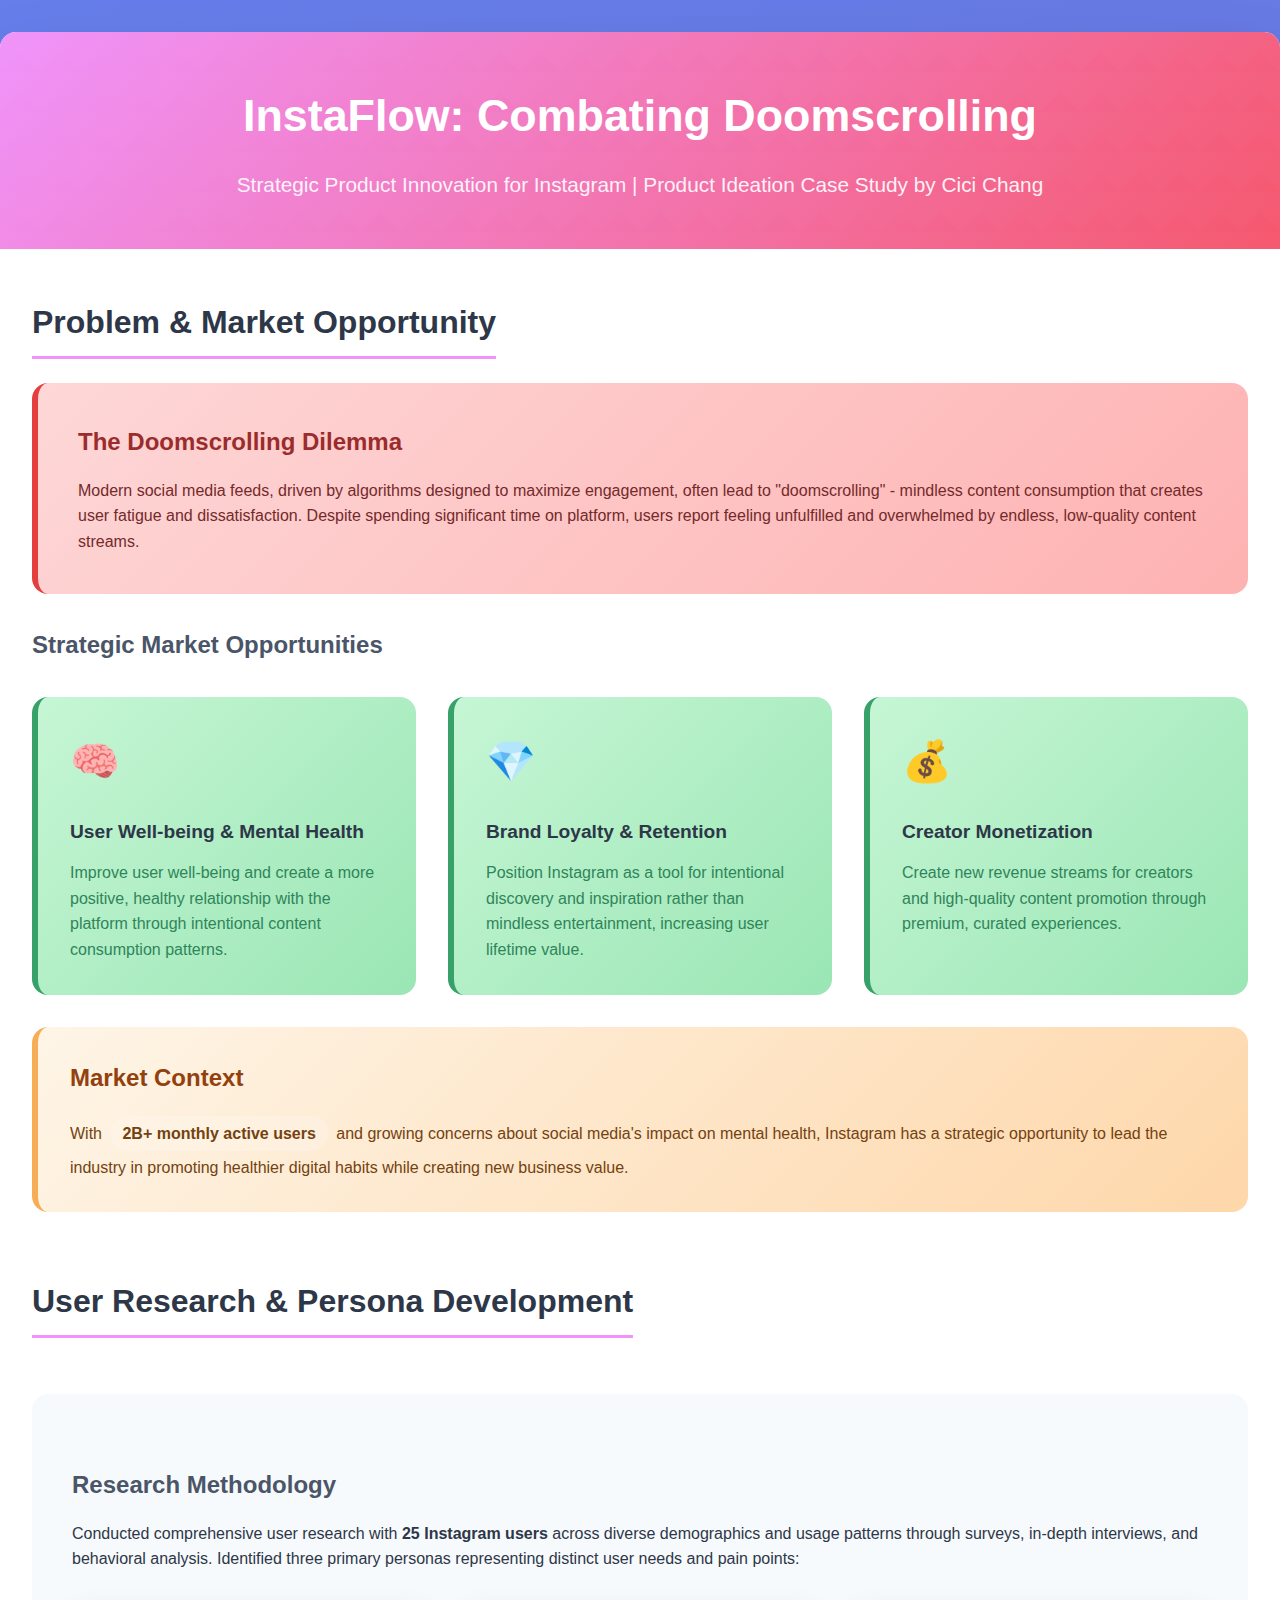
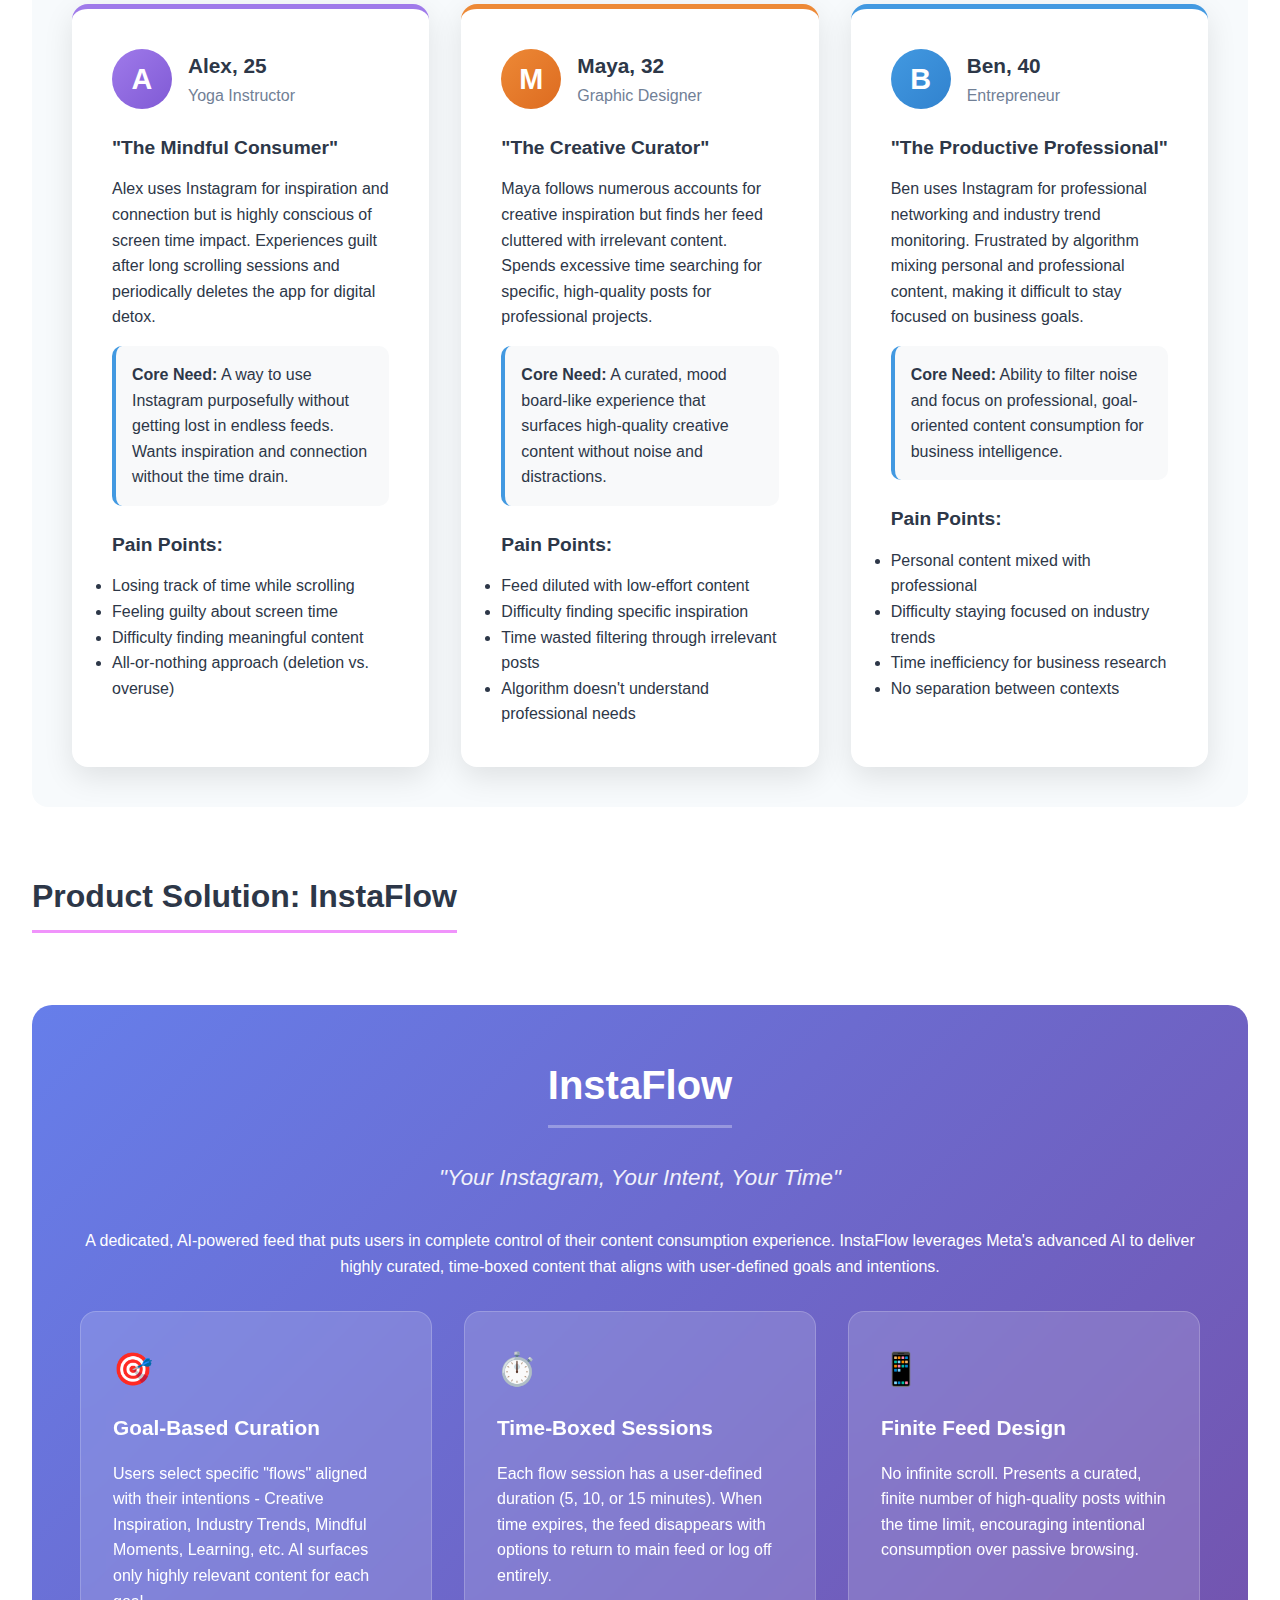
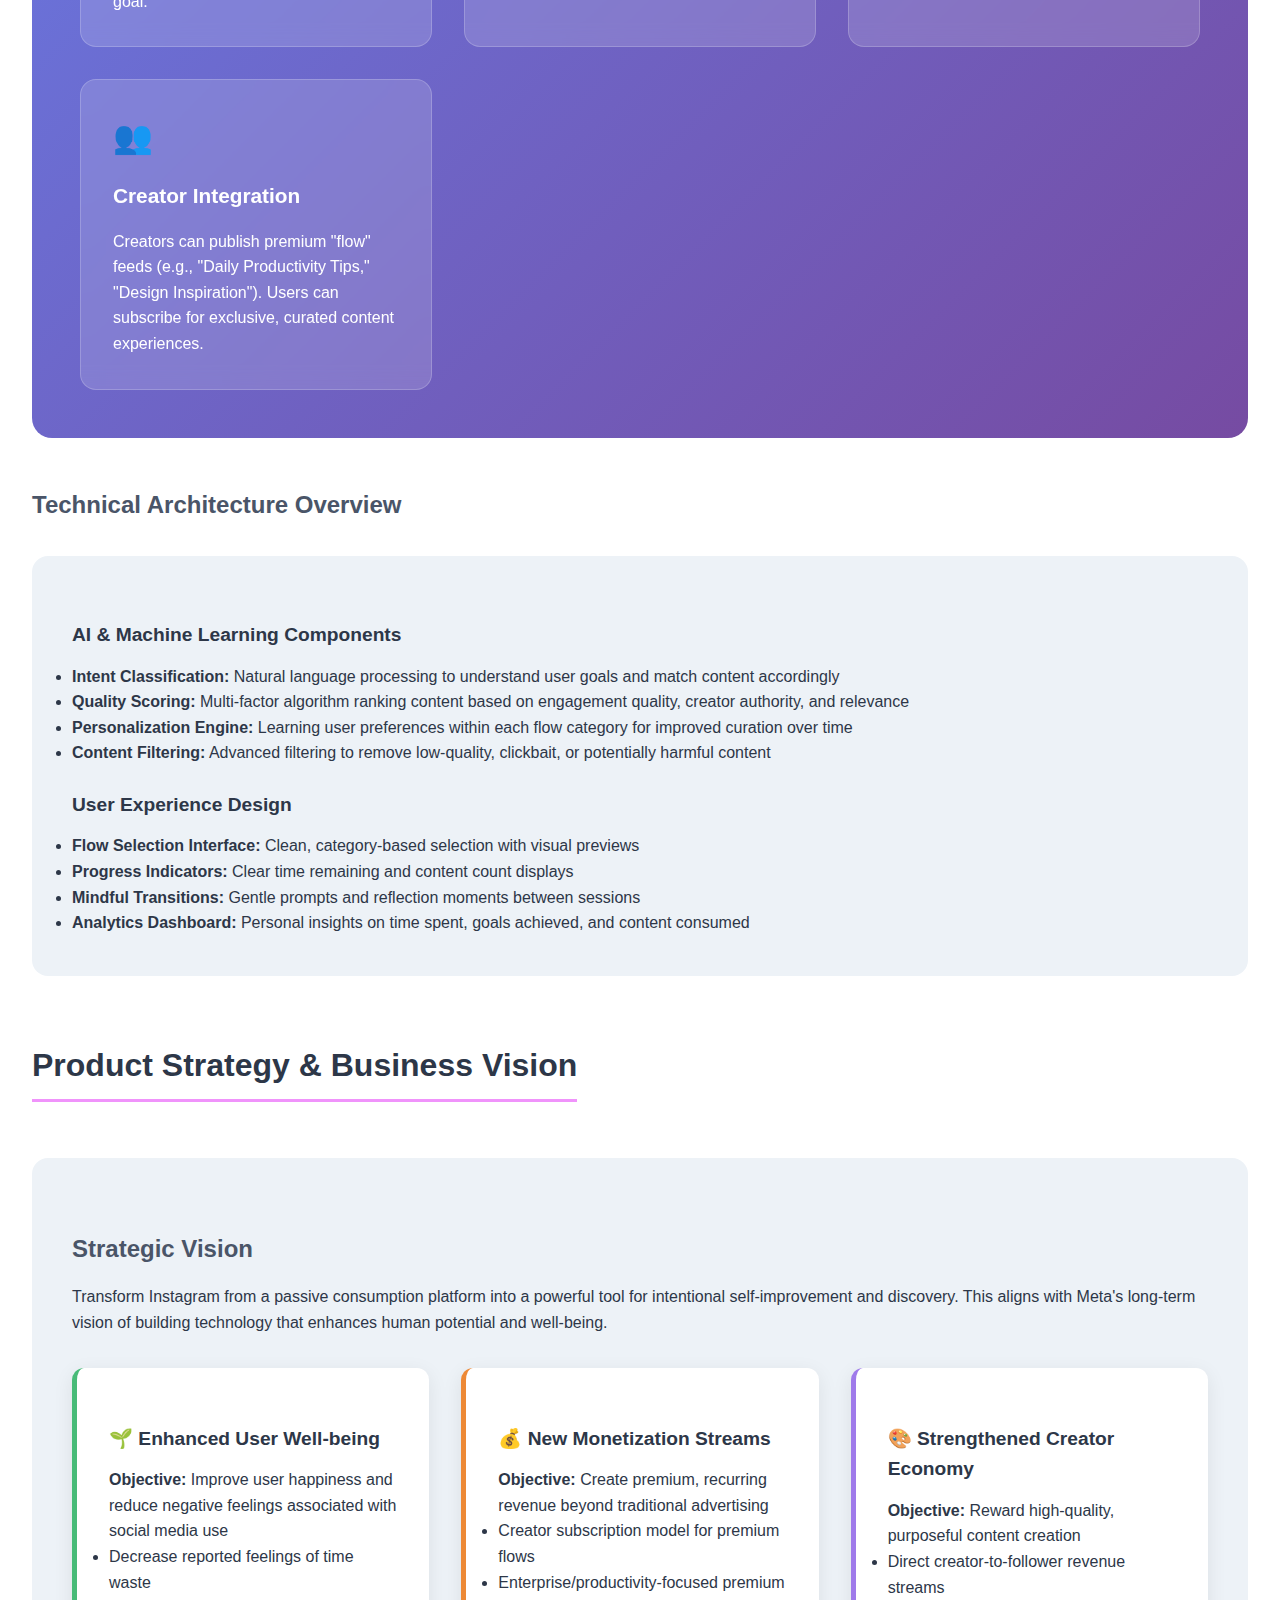
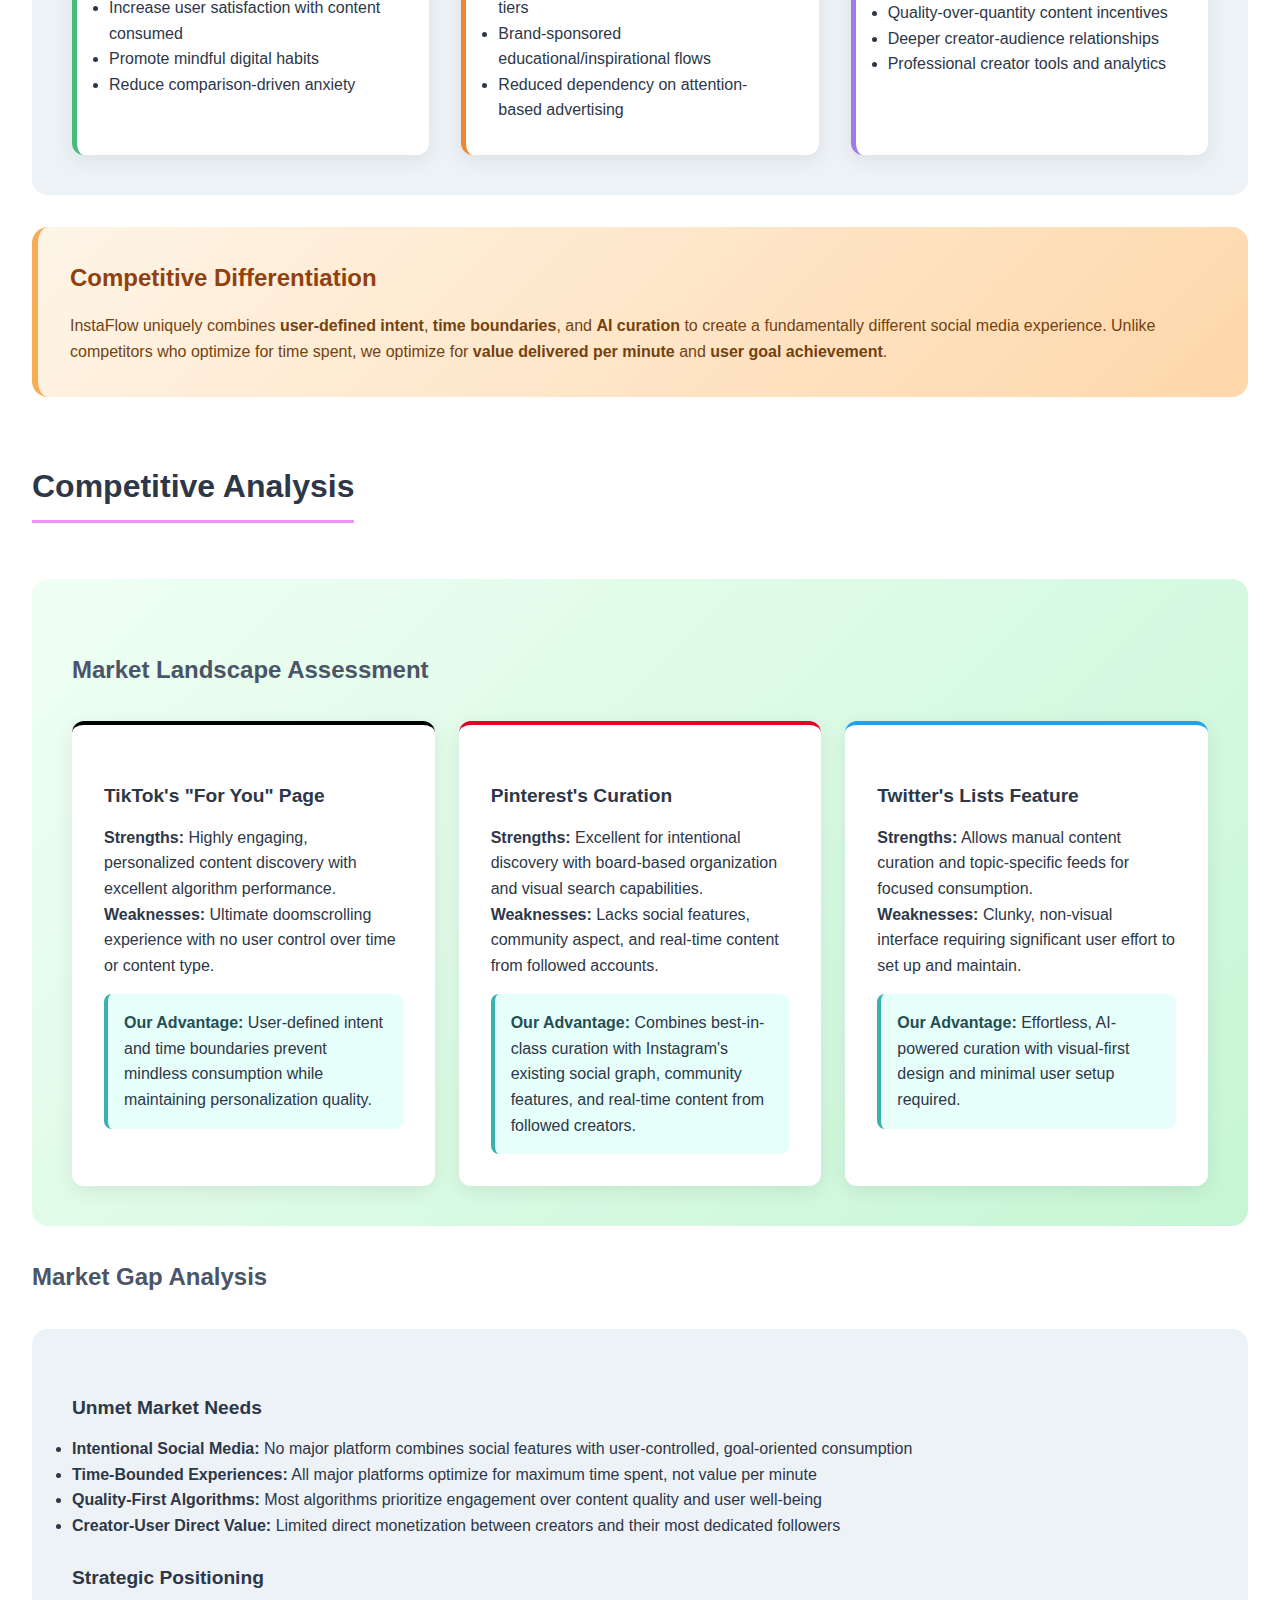
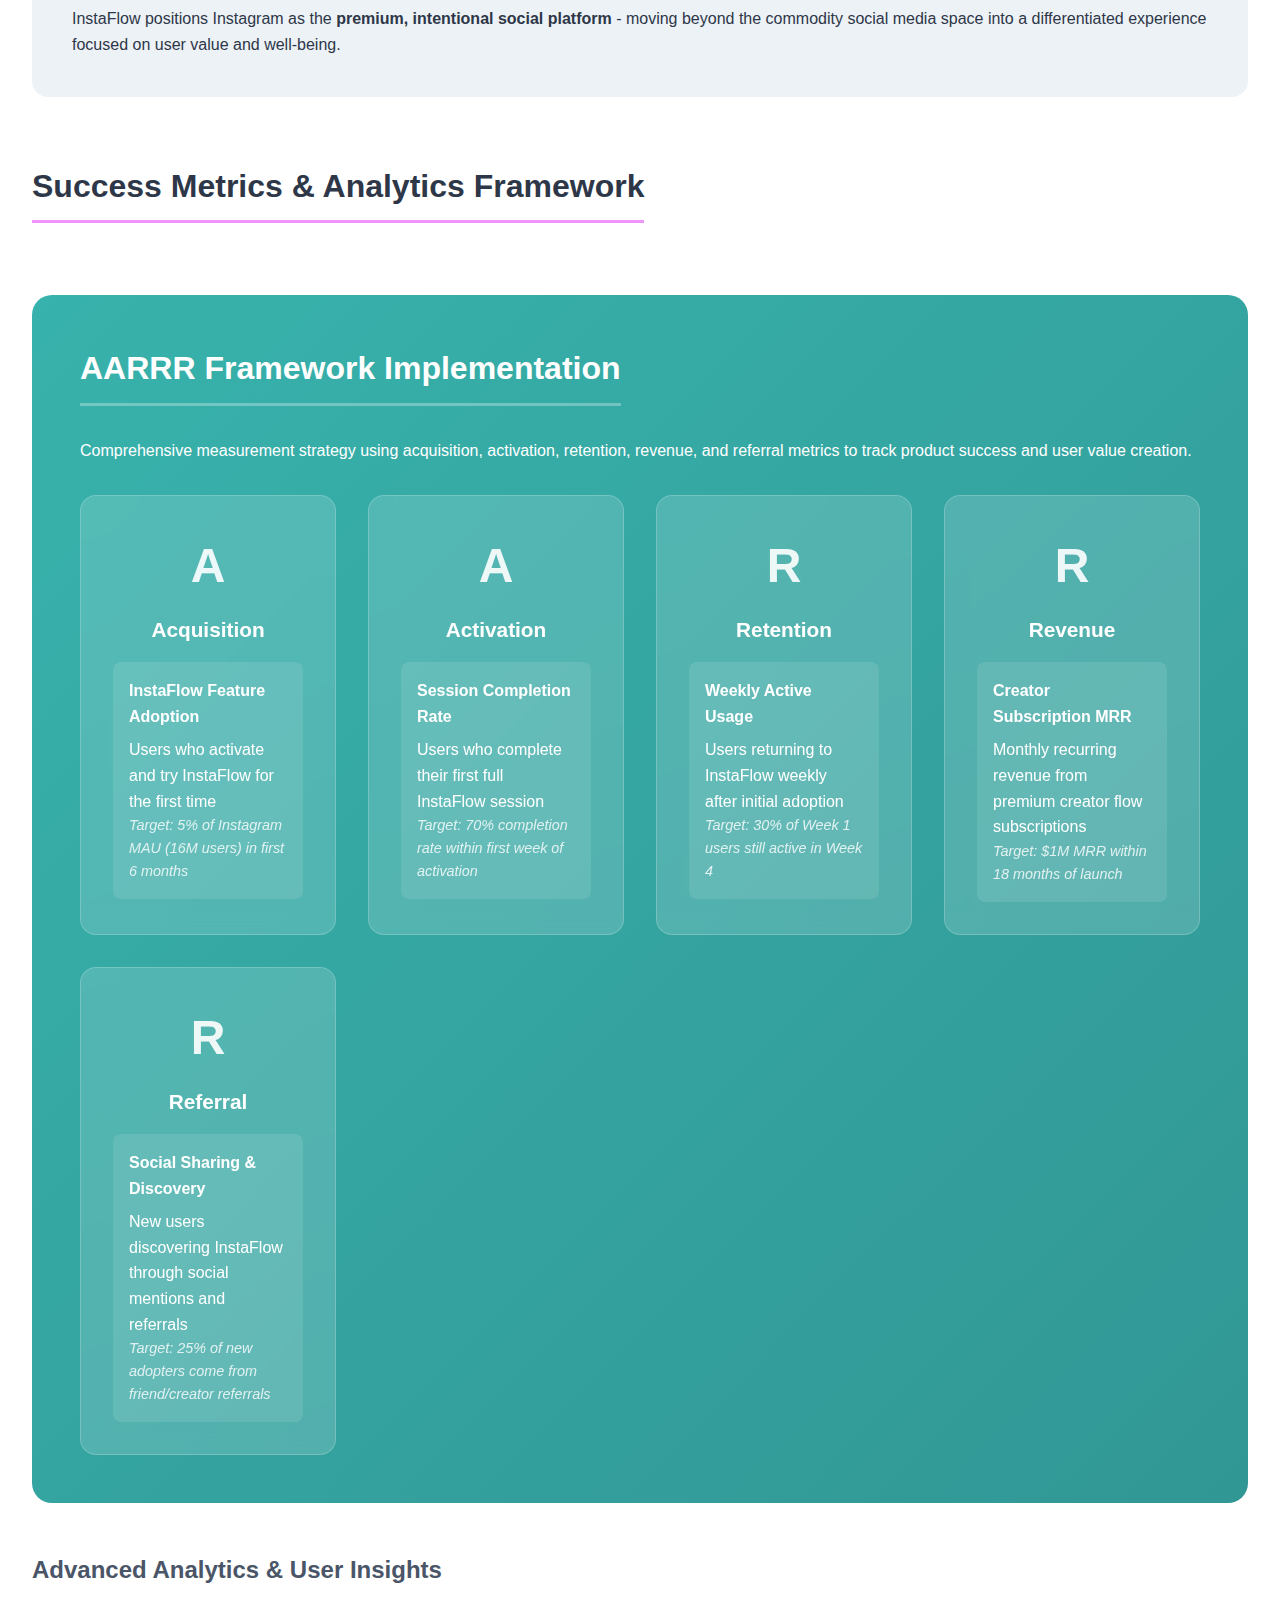
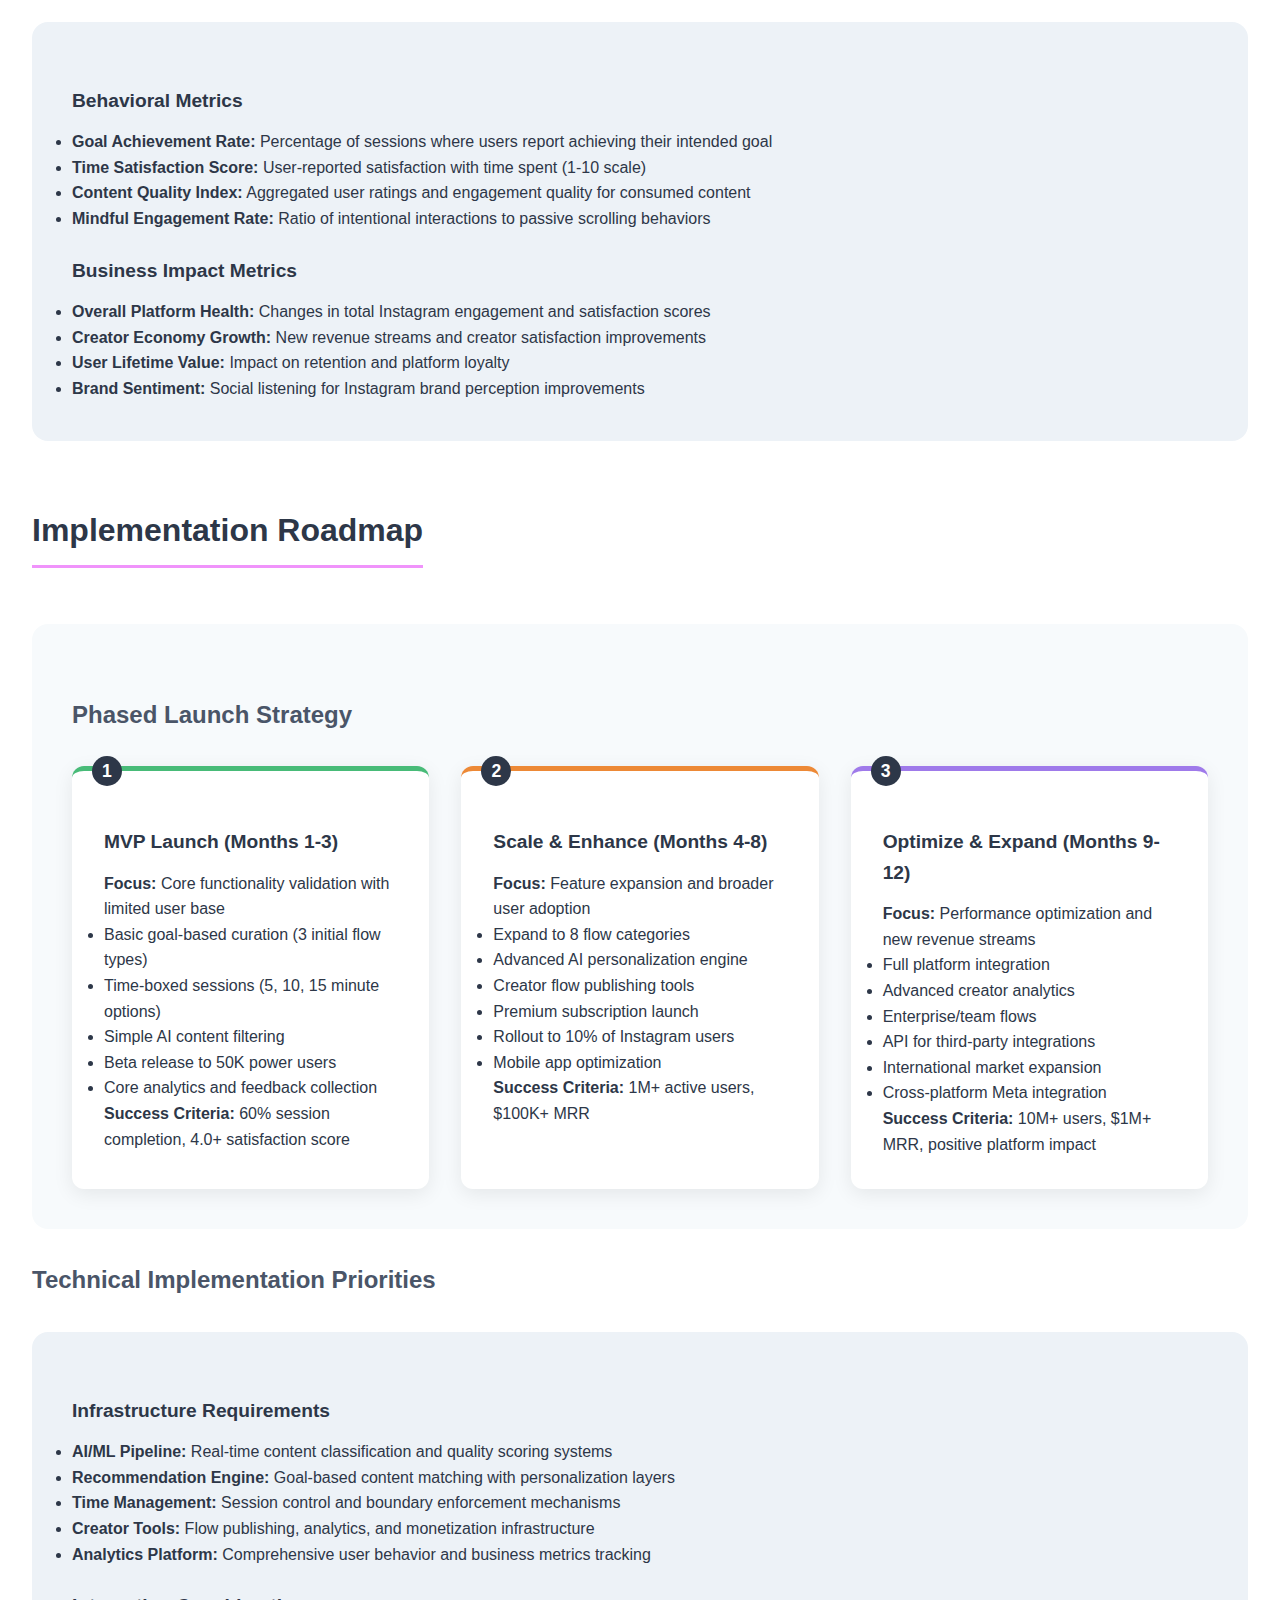
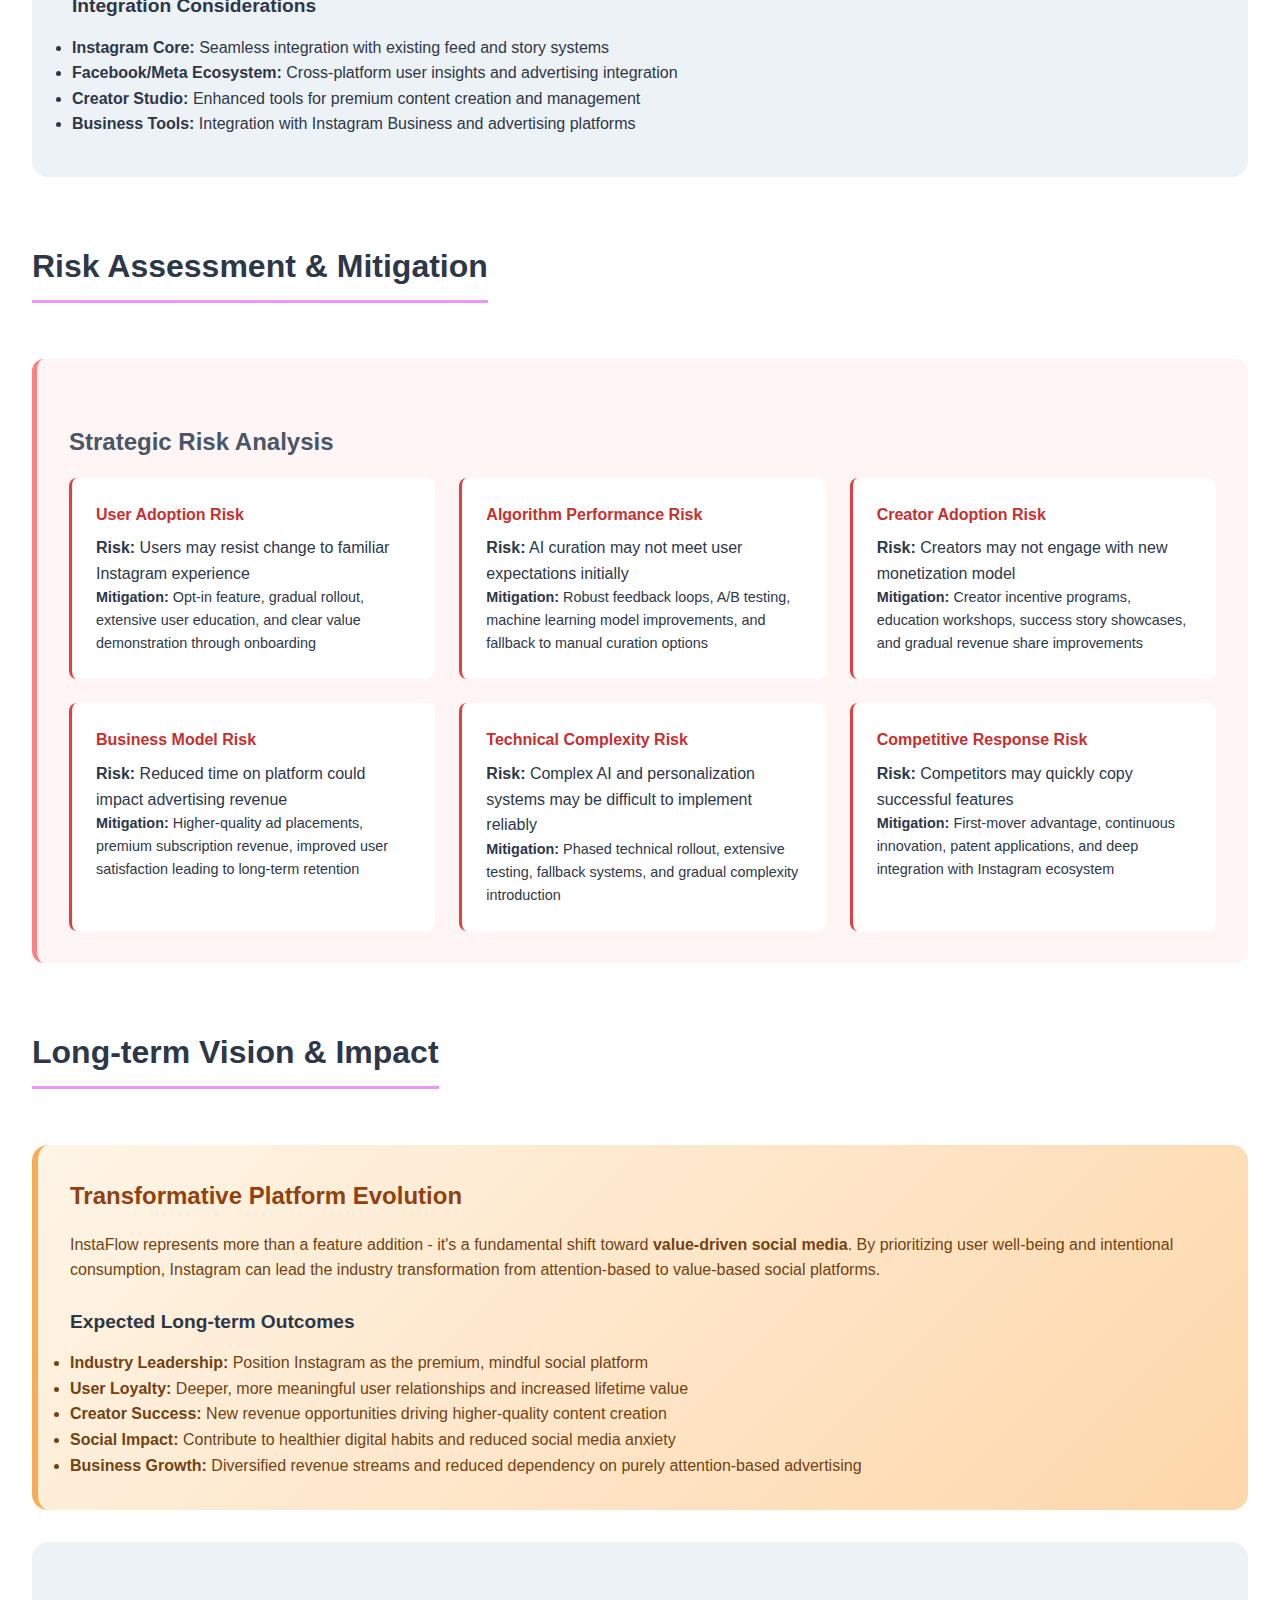
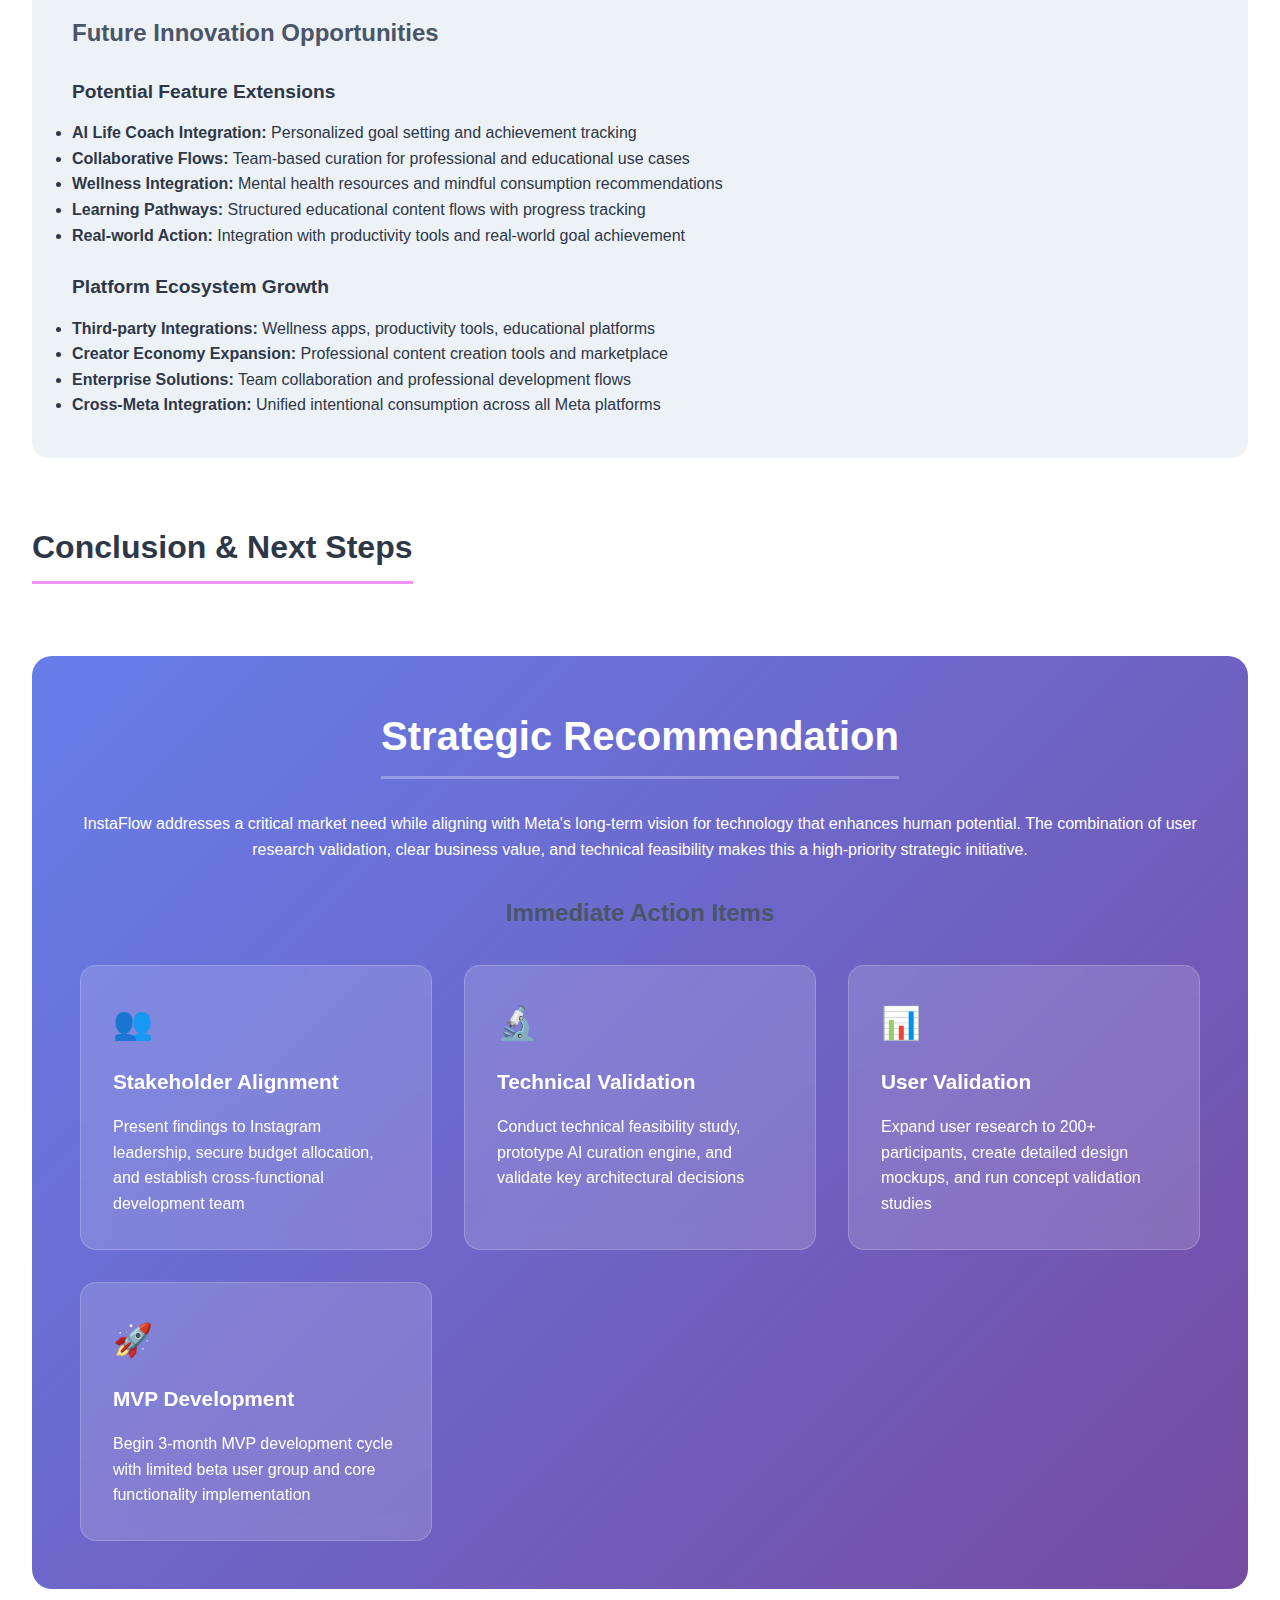
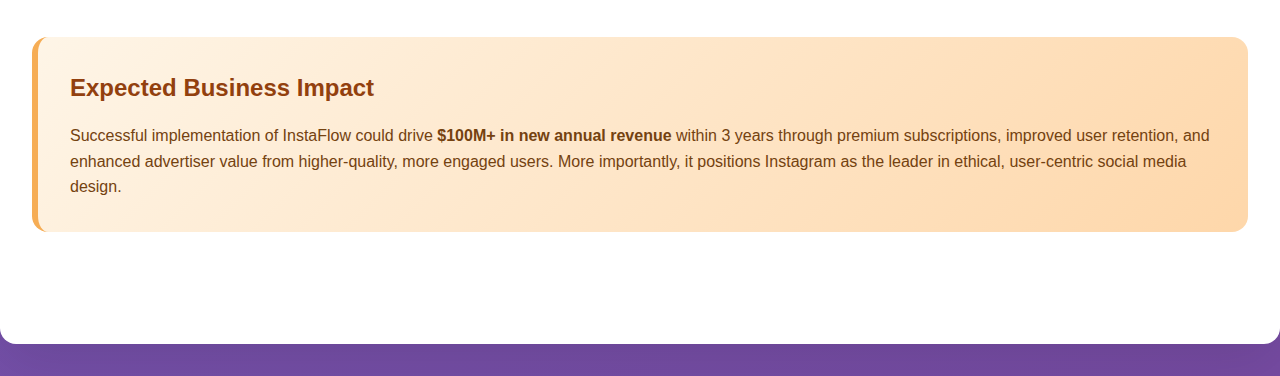
<file: product_case_study/instaflow_case_study.html>
<!DOCTYPE html>
<html lang="en">
<head>
    <meta charset="UTF-8">
    <meta name="viewport" content="width=device-width, initial-scale=1.0">
    <title>InstaFlow: Combating Doomscrolling on Instagram</title>
    <style>
        * {
            margin: 0;
            padding: 0;
            box-sizing: border-box;
        }

        body {
            font-family: -apple-system, BlinkMacSystemFont, 'Segoe UI', Roboto, Oxygen, Ubuntu, Cantarell, sans-serif;
            line-height: 1.6;
            color: #2d3748;
            background: linear-gradient(135deg, #667eea 0%, #764ba2 100%);
            min-height: 100vh;
        }

        .container {
            max-width: 1400px;
            margin: 0 auto;
            background: white;
            box-shadow: 0 20px 60px rgba(0, 0, 0, 0.1);
            border-radius: 16px;
            overflow: hidden;
            margin-top: 2rem;
            margin-bottom: 2rem;
        }

        .header {
            background: linear-gradient(135deg, #f093fb 0%, #f5576c 100%);
            color: white;
            padding: 3rem 2rem;
            text-align: center;
            position: relative;
            overflow: hidden;
        }

        .header::before {
            content: '';
            position: absolute;
            top: 0;
            left: 0;
            right: 0;
            bottom: 0;
            background: url("data:image/svg+xml,%3Csvg width='40' height='40' viewBox='0 0 40 40' xmlns='http://www.w3.org/2000/svg'%3E%3Cg fill='%23ffffff' fill-opacity='0.08'%3E%3Cpath d='m0 40l40-40h-40v40zm40 0v-40h-40l40 40z'/%3E%3C/g%3E%3C/svg%3E") repeat;
            opacity: 0.15;
        }

        .header h1 {
            font-size: 2.8rem;
            font-weight: 700;
            margin-bottom: 1rem;
            position: relative;
            z-index: 1;
        }

        .header .subtitle {
            font-size: 1.3rem;
            opacity: 0.9;
            font-weight: 300;
            position: relative;
            z-index: 1;
        }

        .content {
            padding: 3rem 2rem;
        }

        .section {
            margin-bottom: 4rem;
        }

        .section h2 {
            font-size: 2rem;
            color: #2d3748;
            margin-bottom: 1.5rem;
            padding-bottom: 0.5rem;
            border-bottom: 3px solid #f093fb;
            display: inline-block;
        }

        .section h3 {
            font-size: 1.5rem;
            color: #4a5568;
            margin-bottom: 1rem;
            margin-top: 2rem;
        }

        .section h4 {
            font-size: 1.2rem;
            color: #2d3748;
            margin-bottom: 0.8rem;
            margin-top: 1.5rem;
            font-weight: 600;
        }

        .problem-statement {
            background: linear-gradient(135deg, #fed7d7, #feb2b2);
            padding: 2.5rem;
            border-radius: 16px;
            border-left: 6px solid #e53e3e;
            margin-bottom: 2rem;
            color: #742a2a;
        }

        .problem-statement h3 {
            color: #9b2c2c;
            margin-top: 0;
        }

        .opportunity-grid {
            display: grid;
            grid-template-columns: repeat(auto-fit, minmax(300px, 1fr));
            gap: 2rem;
            margin: 2rem 0;
        }

        .opportunity-item {
            background: linear-gradient(135deg, #c6f6d5, #9ae6b4);
            padding: 2rem;
            border-radius: 16px;
            border-left: 6px solid #38a169;
            color: #2f855a;
            transition: transform 0.3s ease, box-shadow 0.3s ease;
        }

        .opportunity-item:hover {
            transform: translateY(-8px);
            box-shadow: 0 15px 40px rgba(56, 161, 105, 0.2);
        }

        .opportunity-item .icon {
            font-size: 2.5rem;
            margin-bottom: 1rem;
            display: block;
        }

        .personas-section {
            background: #f7fafc;
            padding: 2.5rem;
            border-radius: 16px;
            margin: 2rem 0;
        }

        .personas-grid {
            display: grid;
            grid-template-columns: repeat(auto-fit, minmax(350px, 1fr));
            gap: 2rem;
            margin-top: 2rem;
        }

        .persona-card {
            background: white;
            padding: 2.5rem;
            border-radius: 16px;
            box-shadow: 0 10px 30px rgba(0, 0, 0, 0.1);
            border-top: 5px solid;
            position: relative;
            transition: transform 0.3s ease;
        }

        .persona-card:hover {
            transform: translateY(-5px);
        }

        .persona-card.mindful {
            border-top-color: #9f7aea;
        }

        .persona-card.creative {
            border-top-color: #ed8936;
        }

        .persona-card.professional {
            border-top-color: #4299e1;
        }

        .persona-header {
            display: flex;
            align-items: center;
            margin-bottom: 1.5rem;
        }

        .persona-avatar {
            width: 60px;
            height: 60px;
            border-radius: 50%;
            margin-right: 1rem;
            display: flex;
            align-items: center;
            justify-content: center;
            font-size: 1.8rem;
            color: white;
            font-weight: bold;
        }

        .mindful .persona-avatar {
            background: linear-gradient(135deg, #9f7aea, #805ad5);
        }

        .creative .persona-avatar {
            background: linear-gradient(135deg, #ed8936, #dd6b20);
        }

        .professional .persona-avatar {
            background: linear-gradient(135deg, #4299e1, #3182ce);
        }

        .persona-name {
            font-size: 1.3rem;
            font-weight: 600;
            color: #2d3748;
        }

        .persona-title {
            font-size: 1rem;
            color: #718096;
        }

        .persona-needs {
            background: #f8f9fa;
            padding: 1rem;
            border-radius: 10px;
            margin-top: 1rem;
            border-left: 4px solid #4299e1;
        }

        .solution-showcase {
            background: linear-gradient(135deg, #667eea, #764ba2);
            color: white;
            padding: 3rem;
            border-radius: 20px;
            margin: 3rem 0;
            text-align: center;
        }

        .solution-showcase h2 {
            color: white;
            border-bottom: 3px solid rgba(255, 255, 255, 0.3);
            font-size: 2.5rem;
            margin-bottom: 2rem;
        }

        .solution-showcase .tagline {
            font-size: 1.4rem;
            margin-bottom: 2rem;
            opacity: 0.9;
            font-style: italic;
        }

        .features-grid {
            display: grid;
            grid-template-columns: repeat(auto-fit, minmax(280px, 1fr));
            gap: 2rem;
            margin-top: 2rem;
        }

        .feature-card {
            background: rgba(255, 255, 255, 0.15);
            padding: 2rem;
            border-radius: 16px;
            backdrop-filter: blur(10px);
            border: 1px solid rgba(255, 255, 255, 0.2);
            text-align: left;
            transition: transform 0.3s ease;
        }

        .feature-card:hover {
            transform: translateY(-5px);
            background: rgba(255, 255, 255, 0.2);
        }

        .feature-icon {
            font-size: 2rem;
            margin-bottom: 1rem;
            display: block;
        }

        .feature-card h4 {
            color: white;
            margin-top: 0;
            margin-bottom: 1rem;
            font-size: 1.3rem;
        }

        .strategy-section {
            background: #edf2f7;
            padding: 2.5rem;
            border-radius: 16px;
            margin: 2rem 0;
        }

        .strategy-pillars {
            display: grid;
            grid-template-columns: repeat(auto-fit, minmax(300px, 1fr));
            gap: 2rem;
            margin-top: 2rem;
        }

        .pillar-card {
            background: white;
            padding: 2rem;
            border-radius: 12px;
            border-left: 5px solid;
            box-shadow: 0 5px 20px rgba(0, 0, 0, 0.08);
        }

        .pillar-card.wellbeing {
            border-left-color: #48bb78;
        }

        .pillar-card.monetization {
            border-left-color: #ed8936;
        }

        .pillar-card.creator {
            border-left-color: #9f7aea;
        }

        .competitive-analysis {
            background: linear-gradient(135deg, #f0fff4, #c6f6d5);
            padding: 2.5rem;
            border-radius: 16px;
            margin: 2rem 0;
        }

        .competitor-grid {
            display: grid;
            grid-template-columns: repeat(auto-fit, minmax(300px, 1fr));
            gap: 1.5rem;
            margin-top: 2rem;
        }

        .competitor-card {
            background: white;
            padding: 2rem;
            border-radius: 12px;
            box-shadow: 0 5px 20px rgba(0, 0, 0, 0.08);
            border-top: 4px solid;
        }

        .competitor-card.tiktok {
            border-top-color: #000000;
        }

        .competitor-card.pinterest {
            border-top-color: #e60023;
        }

        .competitor-card.twitter {
            border-top-color: #1da1f2;
        }

        .differentiator {
            background: #e6fffa;
            padding: 1rem;
            border-radius: 8px;
            margin-top: 1rem;
            border-left: 4px solid #38b2ac;
        }

        .differentiator strong {
            color: #234e52;
        }

        .metrics-framework {
            background: linear-gradient(135deg, #38b2ac, #319795);
            color: white;
            padding: 3rem;
            border-radius: 20px;
            margin: 3rem 0;
        }

        .metrics-framework h2 {
            color: white;
            border-bottom: 3px solid rgba(255, 255, 255, 0.3);
            margin-bottom: 2rem;
        }

        .aarrr-grid {
            display: grid;
            grid-template-columns: repeat(auto-fit, minmax(250px, 1fr));
            gap: 2rem;
            margin-top: 2rem;
        }

        .aarrr-card {
            background: rgba(255, 255, 255, 0.15);
            padding: 2rem;
            border-radius: 16px;
            backdrop-filter: blur(10px);
            border: 1px solid rgba(255, 255, 255, 0.2);
            text-align: center;
        }

        .aarrr-letter {
            font-size: 3rem;
            font-weight: bold;
            margin-bottom: 0.5rem;
            display: block;
            color: rgba(255, 255, 255, 0.9);
        }

        .aarrr-title {
            font-size: 1.3rem;
            font-weight: 600;
            margin-bottom: 1rem;
            color: white;
        }

        .metric-detail {
            background: rgba(255, 255, 255, 0.1);
            padding: 1rem;
            border-radius: 8px;
            margin-top: 1rem;
            text-align: left;
        }

        .metric-name {
            font-weight: 600;
            margin-bottom: 0.5rem;
            color: white;
        }

        .success-criteria {
            font-size: 0.9rem;
            color: rgba(255, 255, 255, 0.8);
            font-style: italic;
        }

        .implementation-roadmap {
            background: #f7fafc;
            padding: 2.5rem;
            border-radius: 16px;
            margin: 2rem 0;
        }

        .roadmap-phases {
            display: grid;
            grid-template-columns: repeat(auto-fit, minmax(250px, 1fr));
            gap: 2rem;
            margin-top: 2rem;
        }

        .phase-card {
            background: white;
            padding: 2rem;
            border-radius: 12px;
            box-shadow: 0 5px 20px rgba(0, 0, 0, 0.08);
            position: relative;
            border-top: 5px solid;
        }

        .phase-card.mvp {
            border-top-color: #48bb78;
        }

        .phase-card.scale {
            border-top-color: #ed8936;
        }

        .phase-card.optimize {
            border-top-color: #9f7aea;
        }

        .phase-number {
            position: absolute;
            top: -15px;
            left: 20px;
            background: #2d3748;
            color: white;
            width: 30px;
            height: 30px;
            border-radius: 50%;
            display: flex;
            align-items: center;
            justify-content: center;
            font-weight: bold;
            font-size: 1.1rem;
        }

        .highlight-box {
            background: linear-gradient(135deg, #fef5e7, #fed7aa);
            padding: 2rem;
            border-radius: 16px;
            border-left: 6px solid #f6ad55;
            margin: 2rem 0;
            color: #744210;
        }

        .highlight-box h3 {
            color: #92400e;
            margin-top: 0;
        }

        .risk-mitigation {
            background: #fff5f5;
            padding: 2rem;
            border-radius: 12px;
            margin: 2rem 0;
            border-left: 5px solid #fc8181;
        }

        .risk-grid {
            display: grid;
            grid-template-columns: repeat(auto-fit, minmax(300px, 1fr));
            gap: 1.5rem;
            margin-top: 1rem;
        }

        .risk-item {
            background: white;
            padding: 1.5rem;
            border-radius: 8px;
            border-left: 3px solid #e53e3e;
        }

        .risk-title {
            font-weight: 600;
            color: #c53030;
            margin-bottom: 0.5rem;
        }

        .mitigation {
            color: #2d3748;
            font-size: 0.9rem;
        }

        @media (max-width: 768px) {
            .container {
                margin: 1rem;
                border-radius: 12px;
            }
            
            .header {
                padding: 2rem 1rem;
            }
            
            .header h1 {
                font-size: 2.2rem;
            }
            
            .content {
                padding: 2rem 1rem;
            }
            
            .personas-grid,
            .features-grid,
            .aarrr-grid {
                grid-template-columns: 1fr;
            }
        }

        .stats-highlight {
            display: inline-block;
            background: rgba(255, 255, 255, 0.2);
            padding: 0.3rem 0.8rem;
            border-radius: 20px;
            font-weight: 600;
            margin: 0.2rem;
        }
    </style>
</head>
<body>
    <div class="container">
        <header class="header">
            <h1>InstaFlow: Combating Doomscrolling</h1>
            <div class="subtitle">Strategic Product Innovation for Instagram | Product Ideation Case Study by Cici Chang</div>
        </header>

        <div class="content">
            <section class="section">
                <h2>Problem & Market Opportunity</h2>
                <div class="problem-statement">
                    <h3>The Doomscrolling Dilemma</h3>
                    <p>Modern social media feeds, driven by algorithms designed to maximize engagement, often lead to "doomscrolling" - mindless content consumption that creates user fatigue and dissatisfaction. Despite spending significant time on platform, users report feeling unfulfilled and overwhelmed by endless, low-quality content streams.</p>
                </div>

                <h3>Strategic Market Opportunities</h3>
                <div class="opportunity-grid">
                    <div class="opportunity-item">
                        <span class="icon">🧠</span>
                        <h4>User Well-being & Mental Health</h4>
                        <p>Improve user well-being and create a more positive, healthy relationship with the platform through intentional content consumption patterns.</p>
                    </div>
                    <div class="opportunity-item">
                        <span class="icon">💎</span>
                        <h4>Brand Loyalty & Retention</h4>
                        <p>Position Instagram as a tool for intentional discovery and inspiration rather than mindless entertainment, increasing user lifetime value.</p>
                    </div>
                    <div class="opportunity-item">
                        <span class="icon">💰</span>
                        <h4>Creator Monetization</h4>
                        <p>Create new revenue streams for creators and high-quality content promotion through premium, curated experiences.</p>
                    </div>
                </div>

                <div class="highlight-box">
                    <h3>Market Context</h3>
                    <p>With <span class="stats-highlight">2B+ monthly active users</span> and growing concerns about social media's impact on mental health, Instagram has a strategic opportunity to lead the industry in promoting healthier digital habits while creating new business value.</p>
                </div>
            </section>

            <section class="section">
                <h2>User Research & Persona Development</h2>
                <div class="personas-section">
                    <h3>Research Methodology</h3>
                    <p>Conducted comprehensive user research with <strong>25 Instagram users</strong> across diverse demographics and usage patterns through surveys, in-depth interviews, and behavioral analysis. Identified three primary personas representing distinct user needs and pain points:</p>

                    <div class="personas-grid">
                        <div class="persona-card mindful">
                            <div class="persona-header">
                                <div class="persona-avatar">A</div>
                                <div>
                                    <div class="persona-name">Alex, 25</div>
                                    <div class="persona-title">Yoga Instructor</div>
                                </div>
                            </div>
                            <h4>"The Mindful Consumer"</h4>
                            <p>Alex uses Instagram for inspiration and connection but is highly conscious of screen time impact. Experiences guilt after long scrolling sessions and periodically deletes the app for digital detox.</p>
                            
                            <div class="persona-needs">
                                <strong>Core Need:</strong> A way to use Instagram purposefully without getting lost in endless feeds. Wants inspiration and connection without the time drain.
                            </div>
                            
                            <h4>Pain Points:</h4>
                            <ul>
                                <li>Losing track of time while scrolling</li>
                                <li>Feeling guilty about screen time</li>
                                <li>Difficulty finding meaningful content</li>
                                <li>All-or-nothing approach (deletion vs. overuse)</li>
                            </ul>
                        </div>

                        <div class="persona-card creative">
                            <div class="persona-header">
                                <div class="persona-avatar">M</div>
                                <div>
                                    <div class="persona-name">Maya, 32</div>
                                    <div class="persona-title">Graphic Designer</div>
                                </div>
                            </div>
                            <h4>"The Creative Curator"</h4>
                            <p>Maya follows numerous accounts for creative inspiration but finds her feed cluttered with irrelevant content. Spends excessive time searching for specific, high-quality posts for professional projects.</p>
                            
                            <div class="persona-needs">
                                <strong>Core Need:</strong> A curated, mood board-like experience that surfaces high-quality creative content without noise and distractions.
                            </div>
                            
                            <h4>Pain Points:</h4>
                            <ul>
                                <li>Feed diluted with low-effort content</li>
                                <li>Difficulty finding specific inspiration</li>
                                <li>Time wasted filtering through irrelevant posts</li>
                                <li>Algorithm doesn't understand professional needs</li>
                            </ul>
                        </div>

                        <div class="persona-card professional">
                            <div class="persona-header">
                                <div class="persona-avatar">B</div>
                                <div>
                                    <div class="persona-name">Ben, 40</div>
                                    <div class="persona-title">Entrepreneur</div>
                                </div>
                            </div>
                            <h4>"The Productive Professional"</h4>
                            <p>Ben uses Instagram for professional networking and industry trend monitoring. Frustrated by algorithm mixing personal and professional content, making it difficult to stay focused on business goals.</p>
                            
                            <div class="persona-needs">
                                <strong>Core Need:</strong> Ability to filter noise and focus on professional, goal-oriented content consumption for business intelligence.
                            </div>
                            
                            <h4>Pain Points:</h4>
                            <ul>
                                <li>Personal content mixed with professional</li>
                                <li>Difficulty staying focused on industry trends</li>
                                <li>Time inefficiency for business research</li>
                                <li>No separation between contexts</li>
                            </ul>
                        </div>
                    </div>
                </div>
            </section>

            <section class="section">
                <h2>Product Solution: InstaFlow</h2>
                <div class="solution-showcase">
                    <h2>InstaFlow</h2>
                    <div class="tagline">"Your Instagram, Your Intent, Your Time"</div>
                    <p>A dedicated, AI-powered feed that puts users in complete control of their content consumption experience. InstaFlow leverages Meta's advanced AI to deliver highly curated, time-boxed content that aligns with user-defined goals and intentions.</p>

                    <div class="features-grid">
                        <div class="feature-card">
                            <span class="feature-icon">🎯</span>
                            <h4>Goal-Based Curation</h4>
                            <p>Users select specific "flows" aligned with their intentions - Creative Inspiration, Industry Trends, Mindful Moments, Learning, etc. AI surfaces only highly relevant content for each goal.</p>
                        </div>
                        
                        <div class="feature-card">
                            <span class="feature-icon">⏱️</span>
                            <h4>Time-Boxed Sessions</h4>
                            <p>Each flow session has a user-defined duration (5, 10, or 15 minutes). When time expires, the feed disappears with options to return to main feed or log off entirely.</p>
                        </div>
                        
                        <div class="feature-card">
                            <span class="feature-icon">📱</span>
                            <h4>Finite Feed Design</h4>
                            <p>No infinite scroll. Presents a curated, finite number of high-quality posts within the time limit, encouraging intentional consumption over passive browsing.</p>
                        </div>
                        
                        <div class="feature-card">
                            <span class="feature-icon">👥</span>
                            <h4>Creator Integration</h4>
                            <p>Creators can publish premium "flow" feeds (e.g., "Daily Productivity Tips," "Design Inspiration"). Users can subscribe for exclusive, curated content experiences.</p>
                        </div>
                    </div>
                </div>

                <h3>Technical Architecture Overview</h3>
                <div class="strategy-section">
                    <h4>AI & Machine Learning Components</h4>
                    <ul>
                        <li><strong>Intent Classification:</strong> Natural language processing to understand user goals and match content accordingly</li>
                        <li><strong>Quality Scoring:</strong> Multi-factor algorithm ranking content based on engagement quality, creator authority, and relevance</li>
                        <li><strong>Personalization Engine:</strong> Learning user preferences within each flow category for improved curation over time</li>
                        <li><strong>Content Filtering:</strong> Advanced filtering to remove low-quality, clickbait, or potentially harmful content</li>
                    </ul>
                    
                    <h4>User Experience Design</h4>
                    <ul>
                        <li><strong>Flow Selection Interface:</strong> Clean, category-based selection with visual previews</li>
                        <li><strong>Progress Indicators:</strong> Clear time remaining and content count displays</li>
                        <li><strong>Mindful Transitions:</strong> Gentle prompts and reflection moments between sessions</li>
                        <li><strong>Analytics Dashboard:</strong> Personal insights on time spent, goals achieved, and content consumed</li>
                    </ul>
                </div>
            </section>

            <section class="section">
                <h2>Product Strategy & Business Vision</h2>
                <div class="strategy-section">
                    <h3>Strategic Vision</h3>
                    <p>Transform Instagram from a passive consumption platform into a powerful tool for intentional self-improvement and discovery. This aligns with Meta's long-term vision of building technology that enhances human potential and well-being.</p>

                    <div class="strategy-pillars">
                        <div class="pillar-card wellbeing">
                            <h4>🌱 Enhanced User Well-being</h4>
                            <p><strong>Objective:</strong> Improve user happiness and reduce negative feelings associated with social media use</p>
                            <ul>
                                <li>Decrease reported feelings of time waste</li>
                                <li>Increase user satisfaction with content consumed</li>
                                <li>Promote mindful digital habits</li>
                                <li>Reduce comparison-driven anxiety</li>
                            </ul>
                        </div>
                        
                        <div class="pillar-card monetization">
                            <h4>💰 New Monetization Streams</h4>
                            <p><strong>Objective:</strong> Create premium, recurring revenue beyond traditional advertising</p>
                            <ul>
                                <li>Creator subscription model for premium flows</li>
                                <li>Enterprise/productivity-focused premium tiers</li>
                                <li>Brand-sponsored educational/inspirational flows</li>
                                <li>Reduced dependency on attention-based advertising</li>
                            </ul>
                        </div>
                        
                        <div class="pillar-card creator">
                            <h4>🎨 Strengthened Creator Economy</h4>
                            <p><strong>Objective:</strong> Reward high-quality, purposeful content creation</p>
                            <ul>
                                <li>Direct creator-to-follower revenue streams</li>
                                <li>Quality-over-quantity content incentives</li>
                                <li>Deeper creator-audience relationships</li>
                                <li>Professional creator tools and analytics</li>
                            </ul>
                        </div>
                    </div>
                </div>

                <div class="highlight-box">
                    <h3>Competitive Differentiation</h3>
                    <p>InstaFlow uniquely combines <strong>user-defined intent</strong>, <strong>time boundaries</strong>, and <strong>AI curation</strong> to create a fundamentally different social media experience. Unlike competitors who optimize for time spent, we optimize for <strong>value delivered per minute</strong> and <strong>user goal achievement</strong>.</p>
                </div>
            </section>

            <section class="section">
                <h2>Competitive Analysis</h2>
                <div class="competitive-analysis">
                    <h3>Market Landscape Assessment</h3>
                    
                    <div class="competitor-grid">
                        <div class="competitor-card tiktok">
                            <h4>TikTok's "For You" Page</h4>
                            <p><strong>Strengths:</strong> Highly engaging, personalized content discovery with excellent algorithm performance.</p>
                            <p><strong>Weaknesses:</strong> Ultimate doomscrolling experience with no user control over time or content type.</p>
                            <div class="differentiator">
                                <strong>Our Advantage:</strong> User-defined intent and time boundaries prevent mindless consumption while maintaining personalization quality.
                            </div>
                        </div>
                        
                        <div class="competitor-card pinterest">
                            <h4>Pinterest's Curation</h4>
                            <p><strong>Strengths:</strong> Excellent for intentional discovery with board-based organization and visual search capabilities.</p>
                            <p><strong>Weaknesses:</strong> Lacks social features, community aspect, and real-time content from followed accounts.</p>
                            <div class="differentiator">
                                <strong>Our Advantage:</strong> Combines best-in-class curation with Instagram's existing social graph, community features, and real-time content from followed creators.
                            </div>
                        </div>
                        
                        <div class="competitor-card twitter">
                            <h4>Twitter's Lists Feature</h4>
                            <p><strong>Strengths:</strong> Allows manual content curation and topic-specific feeds for focused consumption.</p>
                            <p><strong>Weaknesses:</strong> Clunky, non-visual interface requiring significant user effort to set up and maintain.</p>
                            <div class="differentiator">
                                <strong>Our Advantage:</strong> Effortless, AI-powered curation with visual-first design and minimal user setup required.
                            </div>
                        </div>
                    </div>
                </div>

                <h3>Market Gap Analysis</h3>
                <div class="strategy-section">
                    <h4>Unmet Market Needs</h4>
                    <ul>
                        <li><strong>Intentional Social Media:</strong> No major platform combines social features with user-controlled, goal-oriented consumption</li>
                        <li><strong>Time-Bounded Experiences:</strong> All major platforms optimize for maximum time spent, not value per minute</li>
                        <li><strong>Quality-First Algorithms:</strong> Most algorithms prioritize engagement over content quality and user well-being</li>
                        <li><strong>Creator-User Direct Value:</strong> Limited direct monetization between creators and their most dedicated followers</li>
                    </ul>
                    
                    <h4>Strategic Positioning</h4>
                    <p>InstaFlow positions Instagram as the <strong>premium, intentional social platform</strong> - moving beyond the commodity social media space into a differentiated experience focused on user value and well-being.</p>
                </div>
            </section>

            <section class="section">
                <h2>Success Metrics & Analytics Framework</h2>
                <div class="metrics-framework">
                    <h2>AARRR Framework Implementation</h2>
                    <p>Comprehensive measurement strategy using acquisition, activation, retention, revenue, and referral metrics to track product success and user value creation.</p>

                    <div class="aarrr-grid">
                        <div class="aarrr-card">
                            <span class="aarrr-letter">A</span>
                            <div class="aarrr-title">Acquisition</div>
                            <div class="metric-detail">
                                <div class="metric-name">InstaFlow Feature Adoption</div>
                                <p>Users who activate and try InstaFlow for the first time</p>
                                <div class="success-criteria">Target: 5% of Instagram MAU (16M users) in first 6 months</div>
                            </div>
                        </div>

                        <div class="aarrr-card">
                            <span class="aarrr-letter">A</span>
                            <div class="aarrr-title">Activation</div>
                            <div class="metric-detail">
                                <div class="metric-name">Session Completion Rate</div>
                                <p>Users who complete their first full InstaFlow session</p>
                                <div class="success-criteria">Target: 70% completion rate within first week of activation</div>
                            </div>
                        </div>

                        <div class="aarrr-card">
                            <span class="aarrr-letter">R</span>
                            <div class="aarrr-title">Retention</div>
                            <div class="metric-detail">
                                <div class="metric-name">Weekly Active Usage</div>
                                <p>Users returning to InstaFlow weekly after initial adoption</p>
                                <div class="success-criteria">Target: 30% of Week 1 users still active in Week 4</div>
                            </div>
                        </div>

                        <div class="aarrr-card">
                            <span class="aarrr-letter">R</span>
                            <div class="aarrr-title">Revenue</div>
                            <div class="metric-detail">
                                <div class="metric-name">Creator Subscription MRR</div>
                                <p>Monthly recurring revenue from premium creator flow subscriptions</p>
                                <div class="success-criteria">Target: $1M MRR within 18 months of launch</div>
                            </div>
                        </div>

                        <div class="aarrr-card">
                            <span class="aarrr-letter">R</span>
                            <div class="aarrr-title">Referral</div>
                            <div class="metric-detail">
                                <div class="metric-name">Social Sharing & Discovery</div>
                                <p>New users discovering InstaFlow through social mentions and referrals</p>
                                <div class="success-criteria">Target: 25% of new adopters come from friend/creator referrals</div>
                            </div>
                        </div>
                    </div>
                </div>

                <h3>Advanced Analytics & User Insights</h3>
                <div class="strategy-section">
                    <h4>Behavioral Metrics</h4>
                    <ul>
                        <li><strong>Goal Achievement Rate:</strong> Percentage of sessions where users report achieving their intended goal</li>
                        <li><strong>Time Satisfaction Score:</strong> User-reported satisfaction with time spent (1-10 scale)</li>
                        <li><strong>Content Quality Index:</strong> Aggregated user ratings and engagement quality for consumed content</li>
                        <li><strong>Mindful Engagement Rate:</strong> Ratio of intentional interactions to passive scrolling behaviors</li>
                    </ul>
                    
                    <h4>Business Impact Metrics</h4>
                    <ul>
                        <li><strong>Overall Platform Health:</strong> Changes in total Instagram engagement and satisfaction scores</li>
                        <li><strong>Creator Economy Growth:</strong> New revenue streams and creator satisfaction improvements</li>
                        <li><strong>User Lifetime Value:</strong> Impact on retention and platform loyalty</li>
                        <li><strong>Brand Sentiment:</strong> Social listening for Instagram brand perception improvements</li>
                    </ul>
                </div>
            </section>

            <section class="section">
                <h2>Implementation Roadmap</h2>
                <div class="implementation-roadmap">
                    <h3>Phased Launch Strategy</h3>
                    
                    <div class="roadmap-phases">
                        <div class="phase-card mvp">
                            <div class="phase-number">1</div>
                            <h4>MVP Launch (Months 1-3)</h4>
                            <p><strong>Focus:</strong> Core functionality validation with limited user base</p>
                            <ul>
                                <li>Basic goal-based curation (3 initial flow types)</li>
                                <li>Time-boxed sessions (5, 10, 15 minute options)</li>
                                <li>Simple AI content filtering</li>
                                <li>Beta release to 50K power users</li>
                                <li>Core analytics and feedback collection</li>
                            </ul>
                            <p><strong>Success Criteria:</strong> 60% session completion, 4.0+ satisfaction score</p>
                        </div>

                        <div class="phase-card scale">
                            <div class="phase-number">2</div>
                            <h4>Scale & Enhance (Months 4-8)</h4>
                            <p><strong>Focus:</strong> Feature expansion and broader user adoption</p>
                            <ul>
                                <li>Expand to 8 flow categories</li>
                                <li>Advanced AI personalization engine</li>
                                <li>Creator flow publishing tools</li>
                                <li>Premium subscription launch</li>
                                <li>Rollout to 10% of Instagram users</li>
                                <li>Mobile app optimization</li>
                            </ul>
                            <p><strong>Success Criteria:</strong> 1M+ active users, $100K+ MRR</p>
                        </div>

                        <div class="phase-card optimize">
                            <div class="phase-number">3</div>
                            <h4>Optimize & Expand (Months 9-12)</h4>
                            <p><strong>Focus:</strong> Performance optimization and new revenue streams</p>
                            <ul>
                                <li>Full platform integration</li>
                                <li>Advanced creator analytics</li>
                                <li>Enterprise/team flows</li>
                                <li>API for third-party integrations</li>
                                <li>International market expansion</li>
                                <li>Cross-platform Meta integration</li>
                            </ul>
                            <p><strong>Success Criteria:</strong> 10M+ users, $1M+ MRR, positive platform impact</p>
                        </div>
                    </div>
                </div>

                <h3>Technical Implementation Priorities</h3>
                <div class="strategy-section">
                    <h4>Infrastructure Requirements</h4>
                    <ul>
                        <li><strong>AI/ML Pipeline:</strong> Real-time content classification and quality scoring systems</li>
                        <li><strong>Recommendation Engine:</strong> Goal-based content matching with personalization layers</li>
                        <li><strong>Time Management:</strong> Session control and boundary enforcement mechanisms</li>
                        <li><strong>Creator Tools:</strong> Flow publishing, analytics, and monetization infrastructure</li>
                        <li><strong>Analytics Platform:</strong> Comprehensive user behavior and business metrics tracking</li>
                    </ul>
                    
                    <h4>Integration Considerations</h4>
                    <ul>
                        <li><strong>Instagram Core:</strong> Seamless integration with existing feed and story systems</li>
                        <li><strong>Facebook/Meta Ecosystem:</strong> Cross-platform user insights and advertising integration</li>
                        <li><strong>Creator Studio:</strong> Enhanced tools for premium content creation and management</li>
                        <li><strong>Business Tools:</strong> Integration with Instagram Business and advertising platforms</li>
                    </ul>
                </div>
            </section>

            <section class="section">
                <h2>Risk Assessment & Mitigation</h2>
                <div class="risk-mitigation">
                    <h3>Strategic Risk Analysis</h3>
                    
                    <div class="risk-grid">
                        <div class="risk-item">
                            <div class="risk-title">User Adoption Risk</div>
                            <p><strong>Risk:</strong> Users may resist change to familiar Instagram experience</p>
                            <div class="mitigation"><strong>Mitigation:</strong> Opt-in feature, gradual rollout, extensive user education, and clear value demonstration through onboarding</div>
                        </div>

                        <div class="risk-item">
                            <div class="risk-title">Algorithm Performance Risk</div>
                            <p><strong>Risk:</strong> AI curation may not meet user expectations initially</p>
                            <div class="mitigation"><strong>Mitigation:</strong> Robust feedback loops, A/B testing, machine learning model improvements, and fallback to manual curation options</div>
                        </div>

                        <div class="risk-item">
                            <div class="risk-title">Creator Adoption Risk</div>
                            <p><strong>Risk:</strong> Creators may not engage with new monetization model</p>
                            <div class="mitigation"><strong>Mitigation:</strong> Creator incentive programs, education workshops, success story showcases, and gradual revenue share improvements</div>
                        </div>

                        <div class="risk-item">
                            <div class="risk-title">Business Model Risk</div>
                            <p><strong>Risk:</strong> Reduced time on platform could impact advertising revenue</p>
                            <div class="mitigation"><strong>Mitigation:</strong> Higher-quality ad placements, premium subscription revenue, improved user satisfaction leading to long-term retention</div>
                        </div>

                        <div class="risk-item">
                            <div class="risk-title">Technical Complexity Risk</div>
                            <p><strong>Risk:</strong> Complex AI and personalization systems may be difficult to implement reliably</p>
                            <div class="mitigation"><strong>Mitigation:</strong> Phased technical rollout, extensive testing, fallback systems, and gradual complexity introduction</div>
                        </div>

                        <div class="risk-item">
                            <div class="risk-title">Competitive Response Risk</div>
                            <p><strong>Risk:</strong> Competitors may quickly copy successful features</p>
                            <div class="mitigation"><strong>Mitigation:</strong> First-mover advantage, continuous innovation, patent applications, and deep integration with Instagram ecosystem</div>
                        </div>
                    </div>
                </div>
            </section>

            <section class="section">
                <h2>Long-term Vision & Impact</h2>
                <div class="highlight-box">
                    <h3>Transformative Platform Evolution</h3>
                    <p>InstaFlow represents more than a feature addition - it's a fundamental shift toward <strong>value-driven social media</strong>. By prioritizing user well-being and intentional consumption, Instagram can lead the industry transformation from attention-based to value-based social platforms.</p>
                    
                    <h4>Expected Long-term Outcomes</h4>
                    <ul>
                        <li><strong>Industry Leadership:</strong> Position Instagram as the premium, mindful social platform</li>
                        <li><strong>User Loyalty:</strong> Deeper, more meaningful user relationships and increased lifetime value</li>
                        <li><strong>Creator Success:</strong> New revenue opportunities driving higher-quality content creation</li>
                        <li><strong>Social Impact:</strong> Contribute to healthier digital habits and reduced social media anxiety</li>
                        <li><strong>Business Growth:</strong> Diversified revenue streams and reduced dependency on purely attention-based advertising</li>
                    </ul>
                </div>

                <div class="strategy-section">
                    <h3>Future Innovation Opportunities</h3>
                    <h4>Potential Feature Extensions</h4>
                    <ul>
                        <li><strong>AI Life Coach Integration:</strong> Personalized goal setting and achievement tracking</li>
                        <li><strong>Collaborative Flows:</strong> Team-based curation for professional and educational use cases</li>
                        <li><strong>Wellness Integration:</strong> Mental health resources and mindful consumption recommendations</li>
                        <li><strong>Learning Pathways:</strong> Structured educational content flows with progress tracking</li>
                        <li><strong>Real-world Action:</strong> Integration with productivity tools and real-world goal achievement</li>
                    </ul>
                    
                    <h4>Platform Ecosystem Growth</h4>
                    <ul>
                        <li><strong>Third-party Integrations:</strong> Wellness apps, productivity tools, educational platforms</li>
                        <li><strong>Creator Economy Expansion:</strong> Professional content creation tools and marketplace</li>
                        <li><strong>Enterprise Solutions:</strong> Team collaboration and professional development flows</li>
                        <li><strong>Cross-Meta Integration:</strong> Unified intentional consumption across all Meta platforms</li>
                    </ul>
                </div>
            </section>

            <section class="section">
                <h2>Conclusion & Next Steps</h2>
                <div class="solution-showcase">
                    <h2>Strategic Recommendation</h2>
                    <p>InstaFlow addresses a critical market need while aligning with Meta's long-term vision for technology that enhances human potential. The combination of user research validation, clear business value, and technical feasibility makes this a high-priority strategic initiative.</p>
                    
                    <h3>Immediate Action Items</h3>
                    <div class="features-grid">
                        <div class="feature-card">
                            <span class="feature-icon">👥</span>
                            <h4>Stakeholder Alignment</h4>
                            <p>Present findings to Instagram leadership, secure budget allocation, and establish cross-functional development team</p>
                        </div>
                        
                        <div class="feature-card">
                            <span class="feature-icon">🔬</span>
                            <h4>Technical Validation</h4>
                            <p>Conduct technical feasibility study, prototype AI curation engine, and validate key architectural decisions</p>
                        </div>
                        
                        <div class="feature-card">
                            <span class="feature-icon">📊</span>
                            <h4>User Validation</h4>
                            <p>Expand user research to 200+ participants, create detailed design mockups, and run concept validation studies</p>
                        </div>
                        
                        <div class="feature-card">
                            <span class="feature-icon">🚀</span>
                            <h4>MVP Development</h4>
                            <p>Begin 3-month MVP development cycle with limited beta user group and core functionality implementation</p>
                        </div>
                    </div>
                </div>

                <div class="highlight-box">
                    <h3>Expected Business Impact</h3>
                    <p>Successful implementation of InstaFlow could drive <strong>$100M+ in new annual revenue</strong> within 3 years through premium subscriptions, improved user retention, and enhanced advertiser value from higher-quality, more engaged users. More importantly, it positions Instagram as the leader in ethical, user-centric social media design.</p>
                </div>
            </section>
        </div>
    </div>
</body>
</file>
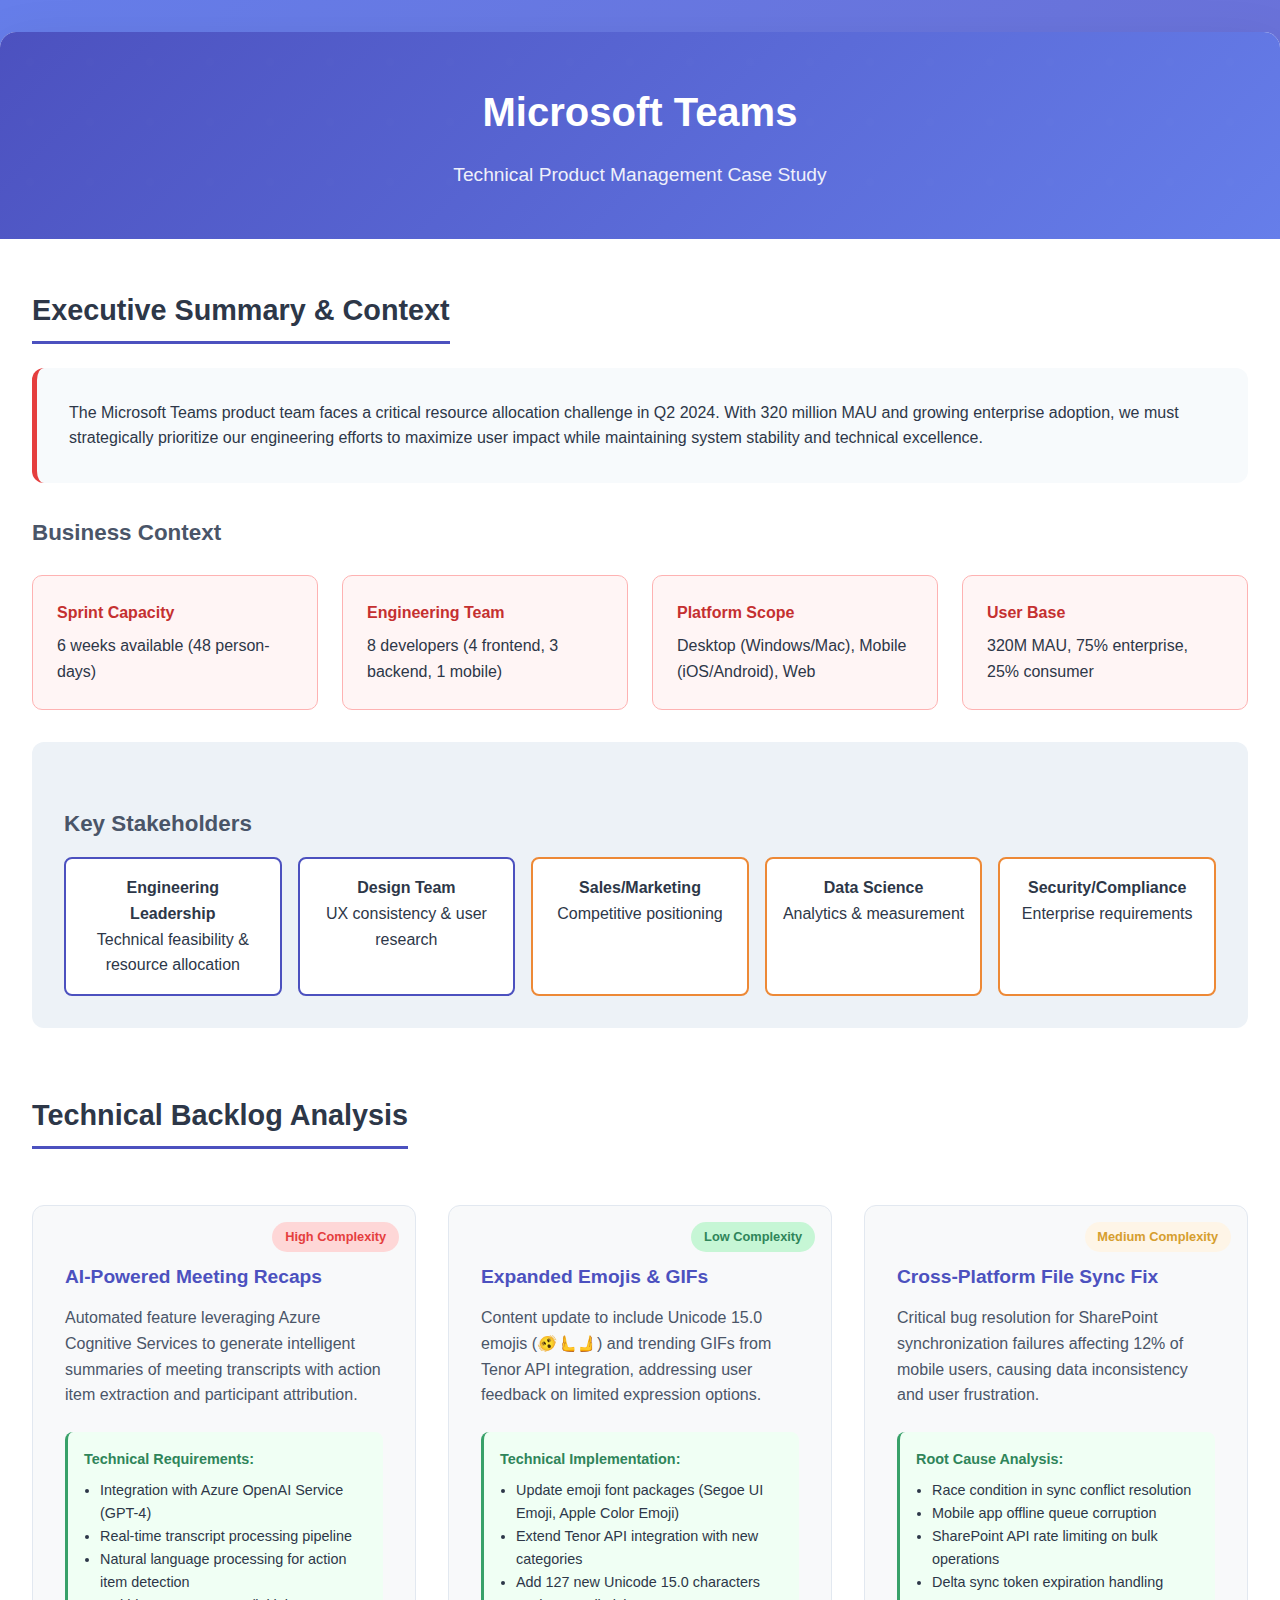
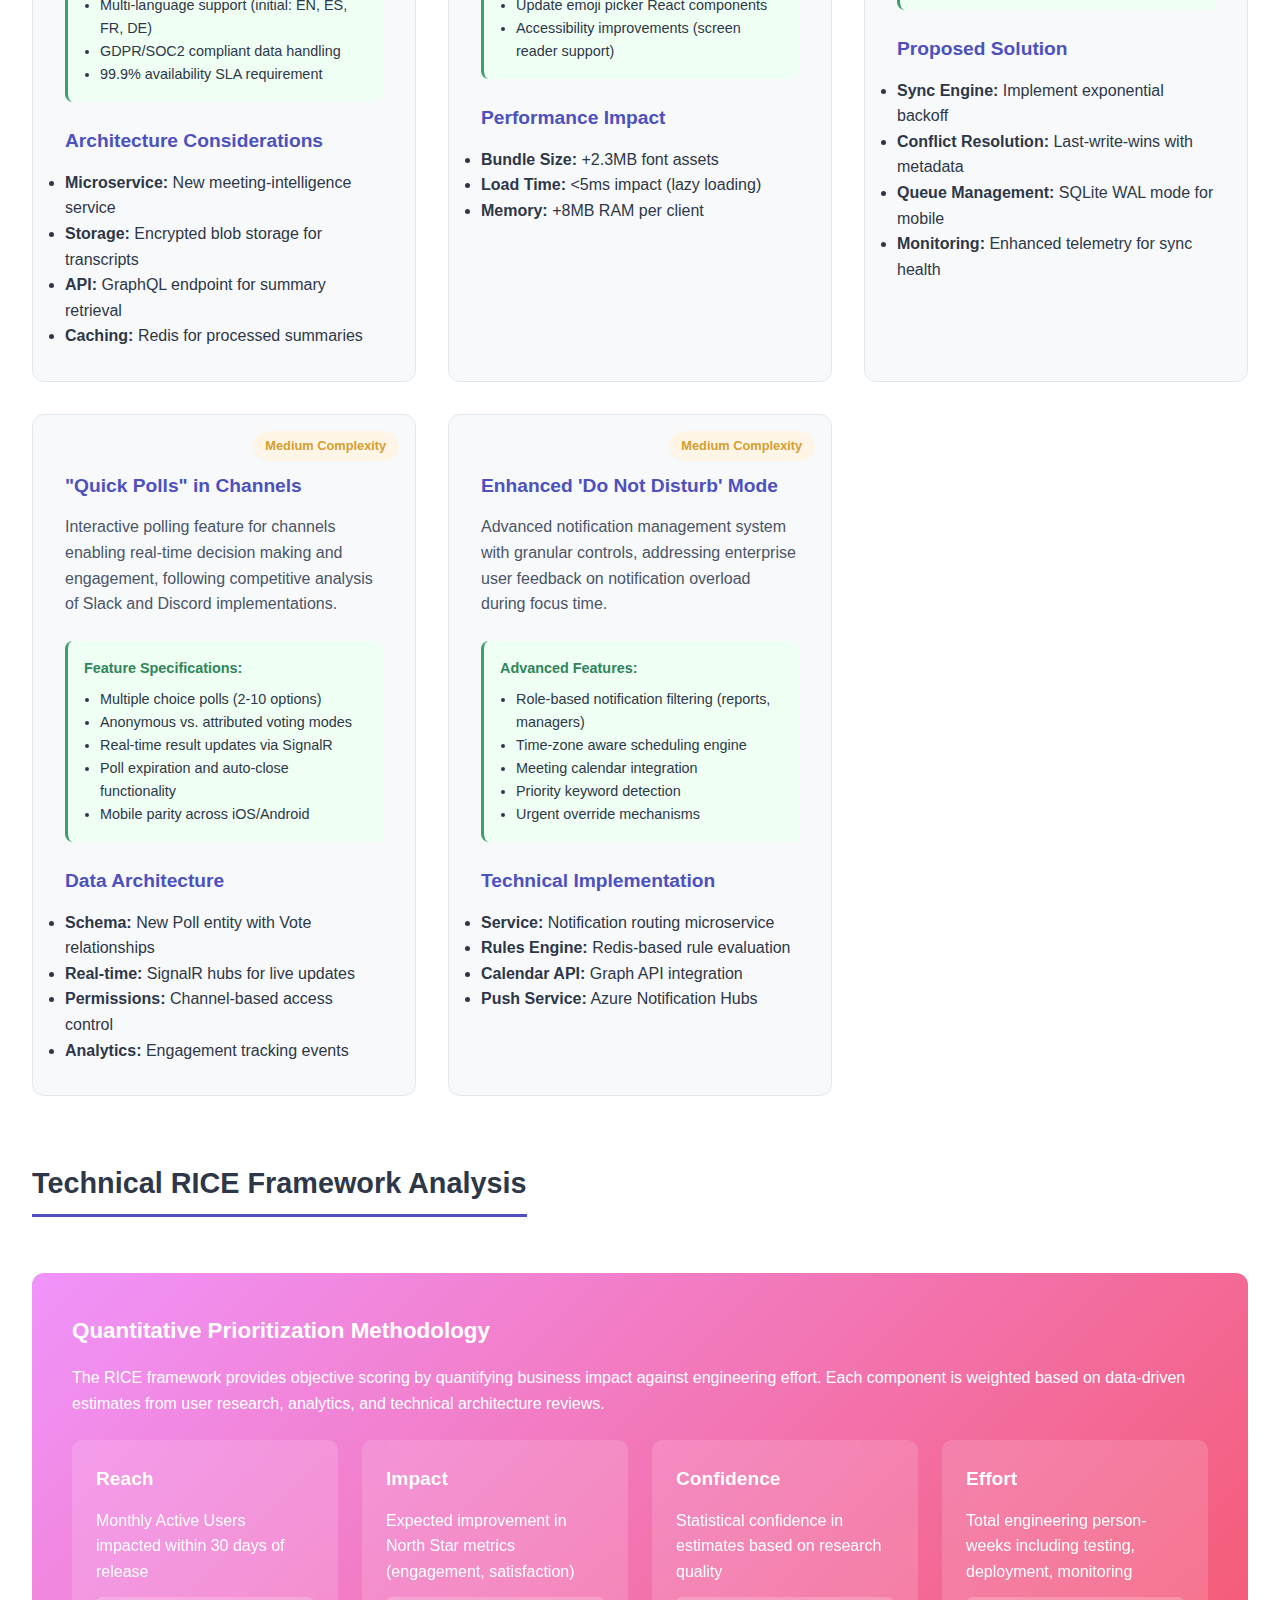
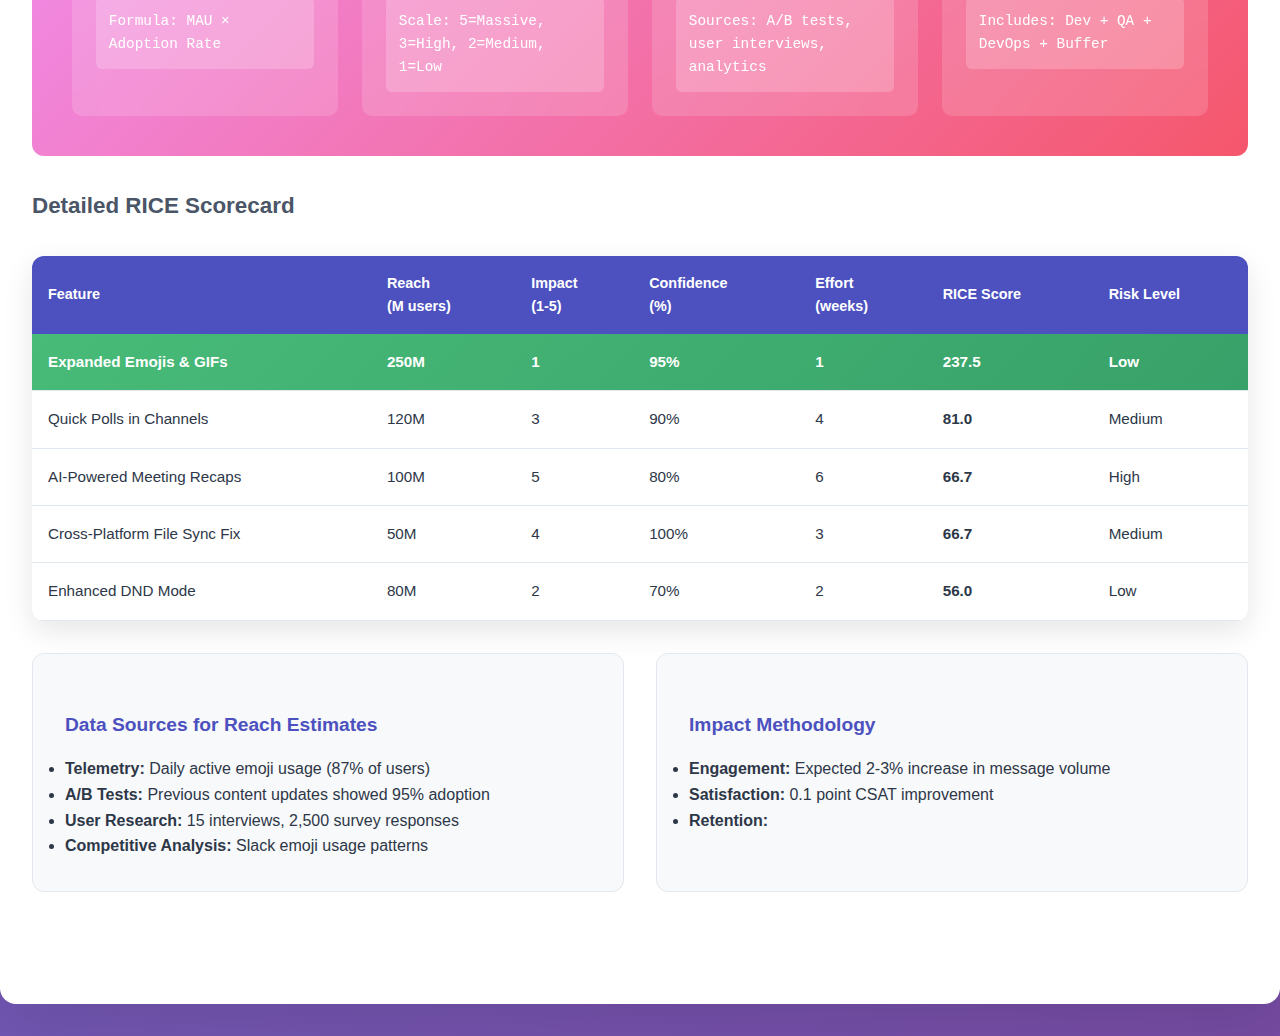
<file: product_case_study/teams_case_study.html>
<!DOCTYPE html>
<html lang="en">
<head>
    <meta charset="UTF-8">
    <meta name="viewport" content="width=device-width, initial-scale=1.0">
    <title>Microsoft Teams: Technical Product Management Case Study</title>
    <style>
        * {
            margin: 0;
            padding: 0;
            box-sizing: border-box;
        }

        body {
            font-family: -apple-system, BlinkMacSystemFont, 'Segoe UI', Roboto, Oxygen, Ubuntu, Cantarell, sans-serif;
            line-height: 1.6;
            color: #2d3748;
            background: linear-gradient(135deg, #667eea 0%, #764ba2 100%);
            min-height: 100vh;
        }

        .container {
            max-width: 1400px;
            margin: 0 auto;
            background: white;
            box-shadow: 0 20px 60px rgba(0, 0, 0, 0.1);
            border-radius: 16px;
            overflow: hidden;
            margin-top: 2rem;
            margin-bottom: 2rem;
        }

        .header {
            background: linear-gradient(135deg, #4c51bf, #667eea);
            color: white;
            padding: 3rem 2rem;
            text-align: center;
            position: relative;
            overflow: hidden;
        }

        .header::before {
            content: '';
            position: absolute;
            top: 0;
            left: 0;
            right: 0;
            bottom: 0;
            background: url("data:image/svg+xml,%3Csvg width='60' height='60' viewBox='0 0 60 60' xmlns='http://www.w3.org/2000/svg'%3E%3Cg fill='none' fill-rule='evenodd'%3E%3Cg fill='%23ffffff' fill-opacity='0.05'%3E%3Ccircle cx='30' cy='30' r='4'/%3E%3C/g%3E%3C/g%3E%3C/svg%3E") repeat;
            opacity: 0.1;
        }

        .header h1 {
            font-size: 2.5rem;
            font-weight: 700;
            margin-bottom: 1rem;
            position: relative;
            z-index: 1;
        }

        .header .subtitle {
            font-size: 1.2rem;
            opacity: 0.9;
            font-weight: 300;
            position: relative;
            z-index: 1;
        }

        .content {
            padding: 3rem 2rem;
        }

        .section {
            margin-bottom: 4rem;
        }

        .section h2 {
            font-size: 1.8rem;
            color: #2d3748;
            margin-bottom: 1.5rem;
            padding-bottom: 0.5rem;
            border-bottom: 3px solid #4c51bf;
            display: inline-block;
        }

        .section h3 {
            font-size: 1.4rem;
            color: #4a5568;
            margin-bottom: 1rem;
            margin-top: 2rem;
        }

        .section h4 {
            font-size: 1.2rem;
            color: #2d3748;
            margin-bottom: 0.8rem;
            margin-top: 1.5rem;
            font-weight: 600;
        }

        .problem-statement {
            background: #f7fafc;
            padding: 2rem;
            border-radius: 12px;
            border-left: 5px solid #e53e3e;
            margin-bottom: 2rem;
        }

        .constraints-grid {
            display: grid;
            grid-template-columns: repeat(auto-fit, minmax(250px, 1fr));
            gap: 1.5rem;
            margin: 1.5rem 0;
        }

        .constraint-item {
            background: #fff5f5;
            padding: 1.5rem;
            border-radius: 10px;
            border: 1px solid #feb2b2;
        }

        .constraint-item .label {
            font-weight: 600;
            color: #c53030;
            margin-bottom: 0.5rem;
        }

        .backlog-items {
            display: grid;
            grid-template-columns: repeat(auto-fit, minmax(350px, 1fr));
            gap: 2rem;
            margin: 2rem 0;
        }

        .backlog-item {
            background: #f8f9fa;
            padding: 2rem;
            border-radius: 12px;
            border: 1px solid #e2e8f0;
            transition: transform 0.3s ease, box-shadow 0.3s ease;
            position: relative;
        }

        .backlog-item:hover {
            transform: translateY(-5px);
            box-shadow: 0 10px 30px rgba(0, 0, 0, 0.1);
        }

        .backlog-item h4 {
            color: #4c51bf;
            font-size: 1.2rem;
            margin-bottom: 0.8rem;
            font-weight: 600;
        }

        .backlog-item .description {
            margin-bottom: 1.5rem;
            color: #4a5568;
        }

        .technical-details {
            background: #f0fff4;
            padding: 1rem;
            border-radius: 8px;
            margin-top: 1rem;
            border-left: 3px solid #38a169;
        }

        .technical-details .tech-label {
            font-weight: 600;
            color: #2f855a;
            font-size: 0.9rem;
            margin-bottom: 0.5rem;
        }

        .technical-details ul {
            margin-left: 1rem;
            font-size: 0.9rem;
            color: #2d3748;
        }

        .complexity-badge {
            position: absolute;
            top: 1rem;
            right: 1rem;
            padding: 0.3rem 0.8rem;
            border-radius: 20px;
            font-size: 0.8rem;
            font-weight: 600;
        }

        .complexity-low {
            background: #c6f6d5;
            color: #2f855a;
        }

        .complexity-medium {
            background: #fef5e7;
            color: #d69e2e;
        }

        .complexity-high {
            background: #fed7d7;
            color: #e53e3e;
        }

        .rice-framework {
            background: linear-gradient(135deg, #f093fb 0%, #f5576c 100%);
            color: white;
            padding: 2.5rem;
            border-radius: 12px;
            margin: 2rem 0;
        }

        .rice-framework h3 {
            color: white;
            margin-top: 0;
        }

        .rice-criteria {
            display: grid;
            grid-template-columns: repeat(auto-fit, minmax(220px, 1fr));
            gap: 1.5rem;
            margin-top: 1.5rem;
        }

        .criteria-item {
            background: rgba(255, 255, 255, 0.15);
            padding: 1.5rem;
            border-radius: 10px;
            backdrop-filter: blur(10px);
        }

        .criteria-item strong {
            display: block;
            margin-bottom: 0.8rem;
            font-size: 1.2rem;
        }

        .criteria-formula {
            background: rgba(255, 255, 255, 0.2);
            padding: 0.8rem;
            border-radius: 6px;
            margin-top: 0.8rem;
            font-family: 'Monaco', 'Consolas', monospace;
            font-size: 0.9rem;
        }

        .rice-table {
            width: 100%;
            border-collapse: collapse;
            margin: 2rem 0;
            background: white;
            border-radius: 12px;
            overflow: hidden;
            box-shadow: 0 10px 30px rgba(0, 0, 0, 0.1);
        }

        .rice-table th {
            background: #4c51bf;
            color: white;
            padding: 1rem;
            text-align: left;
            font-weight: 600;
            font-size: 0.9rem;
        }

        .rice-table td {
            padding: 1rem;
            border-bottom: 1px solid #e2e8f0;
            font-size: 0.95rem;
        }

        .rice-table tr:hover {
            background: #f7fafc;
        }

        .winner {
            background: linear-gradient(135deg, #48bb78, #38a169) !important;
            color: white;
        }

        .winner td {
            color: white;
            font-weight: 600;
        }

        .detailed-analysis {
            display: grid;
            grid-template-columns: repeat(auto-fit, minmax(300px, 1fr));
            gap: 2rem;
            margin: 2rem 0;
        }

        .analysis-card {
            background: #f8f9fa;
            padding: 2rem;
            border-radius: 12px;
            border: 1px solid #e2e8f0;
        }

        .analysis-card h4 {
            color: #4c51bf;
            margin-bottom: 1rem;
        }

        .metrics-section {
            display: grid;
            grid-template-columns: 1fr 1fr;
            gap: 2rem;
            margin: 2rem 0;
        }

        .metrics-card {
            background: #f8f9fa;
            padding: 2rem;
            border-radius: 12px;
            border: 1px solid #e2e8f0;
        }

        .leading {
            border-left: 5px solid #38a169;
        }

        .lagging {
            border-left: 5px solid #e53e3e;
        }

        .metrics-card .metric-item {
            background: white;
            padding: 1rem;
            margin: 0.8rem 0;
            border-radius: 8px;
            border-left: 3px solid #4c51bf;
        }

        .metric-item .metric-name {
            font-weight: 600;
            color: #2d3748;
            margin-bottom: 0.3rem;
        }

        .metric-item .metric-target {
            font-size: 0.9rem;
            color: #4a5568;
            font-style: italic;
        }

        .ab-test-section {
            background: linear-gradient(135deg, #667eea, #764ba2);
            color: white;
            padding: 2.5rem;
            border-radius: 12px;
            margin: 2rem 0;
        }

        .ab-test-section h3 {
            color: white;
            margin-top: 0;
        }

        .test-details {
            display: grid;
            grid-template-columns: repeat(auto-fit, minmax(280px, 1fr));
            gap: 1.5rem;
            margin-top: 1.5rem;
        }

        .test-detail {
            background: rgba(255, 255, 255, 0.15);
            padding: 1.5rem;
            border-radius: 10px;
            backdrop-filter: blur(10px);
        }

        .test-detail h4 {
            color: white;
            margin-top: 0;
            margin-bottom: 1rem;
        }

        .technical-implementation {
            background: #f0f4f8;
            padding: 2rem;
            border-radius: 12px;
            margin: 2rem 0;
            border-left: 5px solid #2b6cb0;
        }

        .code-block {
            background: #1a202c;
            color: #e2e8f0;
            padding: 1.5rem;
            border-radius: 8px;
            margin: 1rem 0;
            font-family: 'Monaco', 'Consolas', monospace;
            font-size: 0.9rem;
            overflow-x: auto;
        }

        .risk-matrix {
            display: grid;
            grid-template-columns: repeat(auto-fit, minmax(250px, 1fr));
            gap: 1.5rem;
            margin: 2rem 0;
        }

        .risk-item {
            padding: 1.5rem;
            border-radius: 10px;
            border: 1px solid #e2e8f0;
        }

        .risk-low {
            background: #f0fff4;
            border-color: #9ae6b4;
        }

        .risk-medium {
            background: #fffbf0;
            border-color: #f6e05e;
        }

        .risk-high {
            background: #fff5f5;
            border-color: #fc8181;
        }

        .risk-item .risk-level {
            font-weight: 600;
            margin-bottom: 0.5rem;
        }

        .risk-low .risk-level {
            color: #2f855a;
        }

        .risk-medium .risk-level {
            color: #d69e2e;
        }

        .risk-high .risk-level {
            color: #e53e3e;
        }

        .highlight {
            background: #fef5e7;
            padding: 2rem;
            border-radius: 12px;
            border-left: 5px solid #f6ad55;
            margin: 2rem 0;
        }

        .score {
            font-weight: bold;
            font-size: 1.2rem;
        }

        .stakeholder-section {
            background: #edf2f7;
            padding: 2rem;
            border-radius: 12px;
            margin: 2rem 0;
        }

        .stakeholder-grid {
            display: grid;
            grid-template-columns: repeat(auto-fit, minmax(200px, 1fr));
            gap: 1rem;
            margin-top: 1rem;
        }

        .stakeholder-item {
            background: white;
            padding: 1rem;
            border-radius: 8px;
            text-align: center;
            border: 2px solid transparent;
        }

        .stakeholder-item.primary {
            border-color: #4c51bf;
        }

        .stakeholder-item.secondary {
            border-color: #ed8936;
        }

        .timeline-section {
            background: linear-gradient(135deg, #38b2ac, #319795);
            color: white;
            padding: 2rem;
            border-radius: 12px;
            margin: 2rem 0;
        }

        .timeline {
            display: grid;
            grid-template-columns: repeat(auto-fit, minmax(200px, 1fr));
            gap: 1rem;
            margin-top: 1rem;
        }

        .timeline-item {
            background: rgba(255, 255, 255, 0.15);
            padding: 1rem;
            border-radius: 8px;
            text-align: center;
        }

        .phase-number {
            background: rgba(255, 255, 255, 0.3);
            width: 30px;
            height: 30px;
            border-radius: 50%;
            display: flex;
            align-items: center;
            justify-content: center;
            margin: 0 auto 0.5rem;
            font-weight: bold;
        }

        @media (max-width: 768px) {
            .container {
                margin: 1rem;
                border-radius: 12px;
            }
            
            .header {
                padding: 2rem 1rem;
            }
            
            .header h1 {
                font-size: 2rem;
            }
            
            .content {
                padding: 2rem 1rem;
            }
            
            .metrics-section {
                grid-template-columns: 1fr;
            }
            
            .backlog-items {
                grid-template-columns: 1fr;
            }
        }
    </style>
</head>
<body>
    <div class="container">
        <header class="header">
            <h1>Microsoft Teams</h1>
            <div class="subtitle">Technical Product Management Case Study</div>
        </header>

        <div class="content">
            <section class="section">
                <h2>Executive Summary & Context</h2>
                <div class="problem-statement">
                    <p>The Microsoft Teams product team faces a critical resource allocation challenge in Q2 2024. With 320 million MAU and growing enterprise adoption, we must strategically prioritize our engineering efforts to maximize user impact while maintaining system stability and technical excellence.</p>
                </div>

                <h3>Business Context</h3>
                <div class="constraints-grid">
                    <div class="constraint-item">
                        <div class="label">Sprint Capacity</div>
                        <p>6 weeks available (48 person-days)</p>
                    </div>
                    <div class="constraint-item">
                        <div class="label">Engineering Team</div>
                        <p>8 developers (4 frontend, 3 backend, 1 mobile)</p>
                    </div>
                    <div class="constraint-item">
                        <div class="label">Platform Scope</div>
                        <p>Desktop (Windows/Mac), Mobile (iOS/Android), Web</p>
                    </div>
                    <div class="constraint-item">
                        <div class="label">User Base</div>
                        <p>320M MAU, 75% enterprise, 25% consumer</p>
                    </div>
                </div>

                <div class="stakeholder-section">
                    <h3>Key Stakeholders</h3>
                    <div class="stakeholder-grid">
                        <div class="stakeholder-item primary">
                            <strong>Engineering Leadership</strong>
                            <p>Technical feasibility & resource allocation</p>
                        </div>
                        <div class="stakeholder-item primary">
                            <strong>Design Team</strong>
                            <p>UX consistency & user research</p>
                        </div>
                        <div class="stakeholder-item secondary">
                            <strong>Sales/Marketing</strong>
                            <p>Competitive positioning</p>
                        </div>
                        <div class="stakeholder-item secondary">
                            <strong>Data Science</strong>
                            <p>Analytics & measurement</p>
                        </div>
                        <div class="stakeholder-item secondary">
                            <strong>Security/Compliance</strong>
                            <p>Enterprise requirements</p>
                        </div>
                    </div>
                </div>
            </section>

            <section class="section">
                <h2>Technical Backlog Analysis</h2>

                <div class="backlog-items">
                    <div class="backlog-item">
                        <div class="complexity-badge complexity-high">High Complexity</div>
                        <h4>AI-Powered Meeting Recaps</h4>
                        <div class="description">Automated feature leveraging Azure Cognitive Services to generate intelligent summaries of meeting transcripts with action item extraction and participant attribution.</div>
                        
                        <div class="technical-details">
                            <div class="tech-label">Technical Requirements:</div>
                            <ul>
                                <li>Integration with Azure OpenAI Service (GPT-4)</li>
                                <li>Real-time transcript processing pipeline</li>
                                <li>Natural language processing for action item detection</li>
                                <li>Multi-language support (initial: EN, ES, FR, DE)</li>
                                <li>GDPR/SOC2 compliant data handling</li>
                                <li>99.9% availability SLA requirement</li>
                            </ul>
                        </div>
                        
                        <h4>Architecture Considerations</h4>
                        <ul>
                            <li><strong>Microservice:</strong> New meeting-intelligence service</li>
                            <li><strong>Storage:</strong> Encrypted blob storage for transcripts</li>
                            <li><strong>API:</strong> GraphQL endpoint for summary retrieval</li>
                            <li><strong>Caching:</strong> Redis for processed summaries</li>
                        </ul>
                    </div>

                    <div class="backlog-item">
                        <div class="complexity-badge complexity-low">Low Complexity</div>
                        <h4>Expanded Emojis & GIFs</h4>
                        <div class="description">Content update to include Unicode 15.0 emojis (🫨🫷🫸) and trending GIFs from Tenor API integration, addressing user feedback on limited expression options.</div>
                        
                        <div class="technical-details">
                            <div class="tech-label">Technical Implementation:</div>
                            <ul>
                                <li>Update emoji font packages (Segoe UI Emoji, Apple Color Emoji)</li>
                                <li>Extend Tenor API integration with new categories</li>
                                <li>Add 127 new Unicode 15.0 characters</li>
                                <li>Update emoji picker React components</li>
                                <li>Accessibility improvements (screen reader support)</li>
                            </ul>
                        </div>
                        
                        <h4>Performance Impact</h4>
                        <ul>
                            <li><strong>Bundle Size:</strong> +2.3MB font assets</li>
                            <li><strong>Load Time:</strong> <5ms impact (lazy loading)</li>
                            <li><strong>Memory:</strong> +8MB RAM per client</li>
                        </ul>
                    </div>

                    <div class="backlog-item">
                        <div class="complexity-badge complexity-medium">Medium Complexity</div>
                        <h4>Cross-Platform File Sync Fix</h4>
                        <div class="description">Critical bug resolution for SharePoint synchronization failures affecting 12% of mobile users, causing data inconsistency and user frustration.</div>
                        
                        <div class="technical-details">
                            <div class="tech-label">Root Cause Analysis:</div>
                            <ul>
                                <li>Race condition in sync conflict resolution</li>
                                <li>Mobile app offline queue corruption</li>
                                <li>SharePoint API rate limiting on bulk operations</li>
                                <li>Delta sync token expiration handling</li>
                            </ul>
                        </div>
                        
                        <h4>Proposed Solution</h4>
                        <ul>
                            <li><strong>Sync Engine:</strong> Implement exponential backoff</li>
                            <li><strong>Conflict Resolution:</strong> Last-write-wins with metadata</li>
                            <li><strong>Queue Management:</strong> SQLite WAL mode for mobile</li>
                            <li><strong>Monitoring:</strong> Enhanced telemetry for sync health</li>
                        </ul>
                    </div>

                    <div class="backlog-item">
                        <div class="complexity-badge complexity-medium">Medium Complexity</div>
                        <h4>"Quick Polls" in Channels</h4>
                        <div class="description">Interactive polling feature for channels enabling real-time decision making and engagement, following competitive analysis of Slack and Discord implementations.</div>
                        
                        <div class="technical-details">
                            <div class="tech-label">Feature Specifications:</div>
                            <ul>
                                <li>Multiple choice polls (2-10 options)</li>
                                <li>Anonymous vs. attributed voting modes</li>
                                <li>Real-time result updates via SignalR</li>
                                <li>Poll expiration and auto-close functionality</li>
                                <li>Mobile parity across iOS/Android</li>
                            </ul>
                        </div>
                        
                        <h4>Data Architecture</h4>
                        <ul>
                            <li><strong>Schema:</strong> New Poll entity with Vote relationships</li>
                            <li><strong>Real-time:</strong> SignalR hubs for live updates</li>
                            <li><strong>Permissions:</strong> Channel-based access control</li>
                            <li><strong>Analytics:</strong> Engagement tracking events</li>
                        </ul>
                    </div>

                    <div class="backlog-item">
                        <div class="complexity-badge complexity-medium">Medium Complexity</div>
                        <h4>Enhanced 'Do Not Disturb' Mode</h4>
                        <div class="description">Advanced notification management system with granular controls, addressing enterprise user feedback on notification overload during focus time.</div>
                        
                        <div class="technical-details">
                            <div class="tech-label">Advanced Features:</div>
                            <ul>
                                <li>Role-based notification filtering (reports, managers)</li>
                                <li>Time-zone aware scheduling engine</li>
                                <li>Meeting calendar integration</li>
                                <li>Priority keyword detection</li>
                                <li>Urgent override mechanisms</li>
                            </ul>
                        </div>
                        
                        <h4>Technical Implementation</h4>
                        <ul>
                            <li><strong>Service:</strong> Notification routing microservice</li>
                            <li><strong>Rules Engine:</strong> Redis-based rule evaluation</li>
                            <li><strong>Calendar API:</strong> Graph API integration</li>
                            <li><strong>Push Service:</strong> Azure Notification Hubs</li>
                        </ul>
                    </div>
                </div>
            </section>

            <section class="section">
                <h2>Technical RICE Framework Analysis</h2>
                <div class="rice-framework">
                    <h3>Quantitative Prioritization Methodology</h3>
                    <p>The RICE framework provides objective scoring by quantifying business impact against engineering effort. Each component is weighted based on data-driven estimates from user research, analytics, and technical architecture reviews.</p>
                    
                    <div class="rice-criteria">
                        <div class="criteria-item">
                            <strong>Reach</strong>
                            <p>Monthly Active Users impacted within 30 days of release</p>
                            <div class="criteria-formula">Formula: MAU × Adoption Rate</div>
                        </div>
                        <div class="criteria-item">
                            <strong>Impact</strong>
                            <p>Expected improvement in North Star metrics (engagement, satisfaction)</p>
                            <div class="criteria-formula">Scale: 5=Massive, 3=High, 2=Medium, 1=Low</div>
                        </div>
                        <div class="criteria-item">
                            <strong>Confidence</strong>
                            <p>Statistical confidence in estimates based on research quality</p>
                            <div class="criteria-formula">Sources: A/B tests, user interviews, analytics</div>
                        </div>
                        <div class="criteria-item">
                            <strong>Effort</strong>
                            <p>Total engineering person-weeks including testing, deployment, monitoring</p>
                            <div class="criteria-formula">Includes: Dev + QA + DevOps + Buffer</div>
                        </div>
                    </div>
                </div>

                <h3>Detailed RICE Scorecard</h3>
                <table class="rice-table">
                    <thead>
                        <tr>
                            <th>Feature</th>
                            <th>Reach<br/>(M users)</th>
                            <th>Impact<br/>(1-5)</th>
                            <th>Confidence<br/>(%)</th>
                            <th>Effort<br/>(weeks)</th>
                            <th>RICE Score</th>
                            <th>Risk Level</th>
                        </tr>
                    </thead>
                    <tbody>
                        <tr class="winner">
                            <td><strong>Expanded Emojis & GIFs</strong></td>
                            <td>250M</td>
                            <td>1</td>
                            <td>95%</td>
                            <td>1</td>
                            <td class="score">237.5</td>
                            <td>Low</td>
                        </tr>
                        <tr>
                            <td>Quick Polls in Channels</td>
                            <td>120M</td>
                            <td>3</td>
                            <td>90%</td>
                            <td>4</td>
                            <td class="score">81.0</td>
                            <td>Medium</td>
                        </tr>
                        <tr>
                            <td>AI-Powered Meeting Recaps</td>
                            <td>100M</td>
                            <td>5</td>
                            <td>80%</td>
                            <td>6</td>
                            <td class="score">66.7</td>
                            <td>High</td>
                        </tr>
                        <tr>
                            <td>Cross-Platform File Sync Fix</td>
                            <td>50M</td>
                            <td>4</td>
                            <td>100%</td>
                            <td>3</td>
                            <td class="score">66.7</td>
                            <td>Medium</td>
                        </tr>
                        <tr>
                            <td>Enhanced DND Mode</td>
                            <td>80M</td>
                            <td>2</td>
                            <td>70%</td>
                            <td>2</td>
                            <td class="score">56.0</td>
                            <td>Low</td>
                        </tr>
                    </tbody>
                </table>

                <div class="detailed-analysis">
                    <div class="analysis-card">
                        <h4>Data Sources for Reach Estimates</h4>
                        <ul>
                            <li><strong>Telemetry:</strong> Daily active emoji usage (87% of users)</li>
                            <li><strong>A/B Tests:</strong> Previous content updates showed 95% adoption</li>
                            <li><strong>User Research:</strong> 15 interviews, 2,500 survey responses</li>
                            <li><strong>Competitive Analysis:</strong> Slack emoji usage patterns</li>
                        </ul>
                    </div>
                    
                    <div class="analysis-card">
                        <h4>Impact Methodology</h4>
                        <ul>
                            <li><strong>Engagement:</strong> Expected 2-3% increase in message volume</li>
                            <li><strong>Satisfaction:</strong> 0.1 point CSAT improvement</li>
                            <li><strong>Retention:</strong
</file>
<file: assets/css/main.css>
@import url(fontawesome-all.min.css);
@import url("https://fonts.googleapis.com/css?family=Merriweather:300,700,300italic,700italic|Source+Sans+Pro:900");

/*
	Massively by HTML5 UP
	html5up.net | @ajlkn
	Free for personal and commercial use under the CCA 3.0 license (html5up.net/license)
*/

html, body, div, span, applet, object,
iframe, h1, h2, h3, h4, h5, h6, p, blockquote,
pre, a, abbr, acronym, address, big, cite,
code, del, dfn, em, img, ins, kbd, q, s, samp,
small, strike, strong, sub, sup, tt, var, b,
u, i, center, dl, dt, dd, ol, ul, li, fieldset,
form, label, legend, table, caption, tbody,
tfoot, thead, tr, th, td, article, aside,
canvas, details, embed, figure, figcaption,
footer, header, hgroup, menu, nav, output, ruby,
section, summary, time, mark, audio, video {
	margin: 0;
	padding: 0;
	border: 0;
	font-size: 100%;
	font: inherit;
	vertical-align: baseline;}

article, aside, details, figcaption, figure,
footer, header, hgroup, menu, nav, section {
	display: block;}

body {
	line-height: 1;
}

ol, ul {
	list-style: none;
}

blockquote, q {
	quotes: none;
}

	blockquote:before, blockquote:after, q:before, q:after {
		content: '';
		content: none;
	}

table {
	border-collapse: collapse;
	border-spacing: 0;
}

body {
	-webkit-text-size-adjust: none;
}

mark {
	background-color: transparent;
	color: inherit;
}

input::-moz-focus-inner {
	border: 0;
	padding: 0;
}

input, select, textarea {
	-moz-appearance: none;
	-webkit-appearance: none;
	-ms-appearance: none;
	appearance: none;
}

/* Basic */

	@-ms-viewport {
		width: device-width;
	}

	body {
		-ms-overflow-style: scrollbar;
	}

	@media screen and (max-width: 480px) {

		html, body {
			min-width: 320px;
		}

	}

	html {
		box-sizing: border-box;
	}

	*, *:before, *:after {
		box-sizing: inherit;
	}

	body {
		background-color: #1e252d;
	}

		body.is-preload *, body.is-preload *:before, body.is-preload *:after {
			-moz-animation: none !important;
			-webkit-animation: none !important;
			-ms-animation: none !important;
			animation: none !important;
			-moz-transition: none !important;
			-webkit-transition: none !important;
			-ms-transition: none !important;
			transition: none !important;
		}

/* Type */

	html {
		font-size: 16pt;
	}

		@media screen and (max-width: 1680px) {

			html {
				font-size: 12pt;
			}

		}

		@media screen and (max-width: 1280px) {

			html {
				font-size: 11pt;
			}

		}

		@media screen and (max-width: 360px) {

			html {
				font-size: 10pt;
			}

		}

	body {
		color: #212931;
	}

	body, input, select, textarea {
		font-family: "Merriweather", Georgia, serif;
		font-weight: 300;
		font-size: 1rem;
		line-height: 2.375;
	}

	a {
		-moz-transition: color 0.2s ease-in-out, background-color 0.2s ease-in-out, border-color 0.2s ease-in-out, box-shadow 0.2s ease-in-out;
		-webkit-transition: color 0.2s ease-in-out, background-color 0.2s ease-in-out, border-color 0.2s ease-in-out, box-shadow 0.2s ease-in-out;
		-ms-transition: color 0.2s ease-in-out, background-color 0.2s ease-in-out, border-color 0.2s ease-in-out, box-shadow 0.2s ease-in-out;
		transition: color 0.2s ease-in-out, background-color 0.2s ease-in-out, border-color 0.2s ease-in-out, box-shadow 0.2s ease-in-out;
		border-bottom: dotted 1px;
		text-decoration: none;
	}

		a:hover {
			border-bottom-color: transparent;
		}

	strong, b {
		font-weight: 600;
	}

	em, i {
		font-style: italic;
	}

	p {
		text-align: justify;
		margin: 0 0 2rem 0;
	}

	h1, h2, h3, h4, h5, h6 {
		font-family: "Source Sans Pro", Helvetica, sans-serif;
		font-weight: 900;
		line-height: 1.5;
		letter-spacing: 0.075em;
		text-transform: uppercase;
		margin: 0 0 1rem 0;
	}

		h1 a, h2 a, h3 a, h4 a, h5 a, h6 a {
			border-bottom: 0;
			color: inherit;
			text-decoration: none;
		}

	h1 {
		font-size: 4rem;
		line-height: 1.1;
		margin: 0 0 2rem 0;
	}

	h2 {
		font-size: 1.75rem;
		line-height: 1.3;
		margin: 0 0 1.5rem 0;
	}

	h3 {
		font-size: 1.25rem;
		margin: 0 0 1.5rem 0;
	}

	h4 {
		font-size: 1rem;
	}

	h5 {
		font-size: 0.9rem;
	}

	h6 {
		font-size: 0.8rem;
	}

	sub {
		font-size: 0.8rem;
		position: relative;
		top: 0.5rem;
	}

	sup {
		font-size: 0.8rem;
		position: relative;
		top: -0.5rem;
	}

	blockquote {
		border-left: solid 4px;
		font-style: italic;
		margin: 0 0 2rem 0;
		padding: 0.5rem 0 0.5rem 2rem;
	}

	code {
		border: solid 2px;
		font-family: "Courier New", monospace;
		font-size: 0.9rem;
		margin: 0 0.25rem;
		padding: 0.25rem 0.65rem;
	}

	pre {
		-webkit-overflow-scrolling: touch;
		font-family: "Courier New", monospace;
		font-size: 0.9rem;
		margin: 0 0 2rem 0;
	}

		pre code {
			display: block;
			line-height: 1.75;
			padding: 1rem 1.5rem;
			overflow-x: auto;
		}

	hr {
		border: 0;
		border-bottom: solid 2px;
		margin: 3rem 0;
	}

		hr.major {
			margin: 5rem 0;
		}

	.align-left {
		text-align: left;
	}

	.align-center {
		text-align: center;
	}

	.align-right {
		text-align: right;
	}

	input, select, textarea {
		color: #212931;
	}

	a {
		color: #212931;
		border-bottom-color: rgba(33, 41, 49, 0.5);
	}

		a:hover {
			border-bottom-color: transparent;
			color: #18bfef !important;
		}

	strong, b {
		color: #212931;
	}

	h1, h2, h3, h4, h5, h6 {
		color: #212931;
	}

	blockquote {
		border-left-color: #eeeeee;
	}

	code {
		background: rgba(220, 220, 220, 0.25);
		border-color: #eeeeee;
	}

	hr {
		border-bottom-color: #eeeeee;
	}

/* Row */

	.row {
		display: flex;
		flex-wrap: wrap;
		box-sizing: border-box;
		align-items: stretch;
	}

		.row > * {
			box-sizing: border-box;
		}

		.row.gtr-uniform > * > :last-child {
			margin-bottom: 0;
		}

		.row.aln-left {
			justify-content: flex-start;
		}

		.row.aln-center {
			justify-content: center;
		}

		.row.aln-right {
			justify-content: flex-end;
		}

		.row.aln-top {
			align-items: flex-start;
		}

		.row.aln-middle {
			align-items: center;
		}

		.row.aln-bottom {
			align-items: flex-end;
		}

		.row > .imp {
			order: -1;
		}

		.row > .col-1 {
			width: 8.33333%;
		}

		.row > .off-1 {
			margin-left: 8.33333%;
		}

		.row > .col-2 {
			width: 16.66667%;
		}

		.row > .off-2 {
			margin-left: 16.66667%;
		}

		.row > .col-3 {
			width: 25%;
		}

		.row > .off-3 {
			margin-left: 25%;
		}

		.row > .col-4 {
			width: 33.33333%;
		}

		.row > .off-4 {
			margin-left: 33.33333%;
		}

		.row > .col-5 {
			width: 41.66667%;
		}

		.row > .off-5 {
			margin-left: 41.66667%;
		}

		.row > .col-6 {
			width: 50%;
		}

		.row > .off-6 {
			margin-left: 50%;
		}

		.row > .col-7 {
			width: 58.33333%;
		}

		.row > .off-7 {
			margin-left: 58.33333%;
		}

		.row > .col-8 {
			width: 66.66667%;
		}

		.row > .off-8 {
			margin-left: 66.66667%;
		}

		.row > .col-9 {
			width: 75%;
		}

		.row > .off-9 {
			margin-left: 75%;
		}

		.row > .col-10 {
			width: 83.33333%;
		}

		.row > .off-10 {
			margin-left: 83.33333%;
		}

		.row > .col-11 {
			width: 91.66667%;
		}

		.row > .off-11 {
			margin-left: 91.66667%;
		}

		.row > .col-12 {
			width: 100%;
		}

		.row > .off-12 {
			margin-left: 100%;
		}

		.row.gtr-0 {
			margin-top: 0;
			margin-left: 0rem;
		}

			.row.gtr-0 > * {
				padding: 0 0 0 0rem;
			}

			.row.gtr-0.gtr-uniform {
				margin-top: 0rem;
			}

				.row.gtr-0.gtr-uniform > * {
					padding-top: 0rem;
				}

		.row.gtr-25 {
			margin-top: 0;
			margin-left: -0.375rem;
		}

			.row.gtr-25 > * {
				padding: 0 0 0 0.375rem;
			}

			.row.gtr-25.gtr-uniform {
				margin-top: -0.375rem;
			}

				.row.gtr-25.gtr-uniform > * {
					padding-top: 0.375rem;
				}

		.row.gtr-50 {
			margin-top: 0;
			margin-left: -0.75rem;
		}

			.row.gtr-50 > * {
				padding: 0 0 0 0.75rem;
			}

			.row.gtr-50.gtr-uniform {
				margin-top: -0.75rem;
			}

				.row.gtr-50.gtr-uniform > * {
					padding-top: 0.75rem;
				}

		.row {
			margin-top: 0;
			margin-left: -1.5rem;
		}

			.row > * {
				padding: 0 0 0 1.5rem;
			}

			.row.gtr-uniform {
				margin-top: -1.5rem;
			}

				.row.gtr-uniform > * {
					padding-top: 1.5rem;
				}

		.row.gtr-150 {
			margin-top: 0;
			margin-left: -2.25rem;
		}

			.row.gtr-150 > * {
				padding: 0 0 0 2.25rem;
			}

			.row.gtr-150.gtr-uniform {
				margin-top: -2.25rem;
			}

				.row.gtr-150.gtr-uniform > * {
					padding-top: 2.25rem;
				}

		.row.gtr-200 {
			margin-top: 0;
			margin-left: -3rem;
		}

			.row.gtr-200 > * {
				padding: 0 0 0 3rem;
			}

			.row.gtr-200.gtr-uniform {
				margin-top: -3rem;
			}

				.row.gtr-200.gtr-uniform > * {
					padding-top: 3rem;
				}

		@media screen and (max-width: 1680px) {

			.row {
				display: flex;
				flex-wrap: wrap;
				box-sizing: border-box;
				align-items: stretch;
			}

				.row > * {
					box-sizing: border-box;
				}

				.row.gtr-uniform > * > :last-child {
					margin-bottom: 0;
				}

				.row.aln-left {
					justify-content: flex-start;
				}

				.row.aln-center {
					justify-content: center;
				}

				.row.aln-right {
					justify-content: flex-end;
				}

				.row.aln-top {
					align-items: flex-start;
				}

				.row.aln-middle {
					align-items: center;
				}

				.row.aln-bottom {
					align-items: flex-end;
				}

				.row > .imp-xlarge {
					order: -1;
				}

				.row > .col-1-xlarge {
					width: 8.33333%;
				}

				.row > .off-1-xlarge {
					margin-left: 8.33333%;
				}

				.row > .col-2-xlarge {
					width: 16.66667%;
				}

				.row > .off-2-xlarge {
					margin-left: 16.66667%;
				}

				.row > .col-3-xlarge {
					width: 25%;
				}

				.row > .off-3-xlarge {
					margin-left: 25%;
				}

				.row > .col-4-xlarge {
					width: 33.33333%;
				}

				.row > .off-4-xlarge {
					margin-left: 33.33333%;
				}

				.row > .col-5-xlarge {
					width: 41.66667%;
				}

				.row > .off-5-xlarge {
					margin-left: 41.66667%;
				}

				.row > .col-6-xlarge {
					width: 50%;
				}

				.row > .off-6-xlarge {
					margin-left: 50%;
				}

				.row > .col-7-xlarge {
					width: 58.33333%;
				}

				.row > .off-7-xlarge {
					margin-left: 58.33333%;
				}

				.row > .col-8-xlarge {
					width: 66.66667%;
				}

				.row > .off-8-xlarge {
					margin-left: 66.66667%;
				}

				.row > .col-9-xlarge {
					width: 75%;
				}

				.row > .off-9-xlarge {
					margin-left: 75%;
				}

				.row > .col-10-xlarge {
					width: 83.33333%;
				}

				.row > .off-10-xlarge {
					margin-left: 83.33333%;
				}

				.row > .col-11-xlarge {
					width: 91.66667%;
				}

				.row > .off-11-xlarge {
					margin-left: 91.66667%;
				}

				.row > .col-12-xlarge {
					width: 100%;
				}

				.row > .off-12-xlarge {
					margin-left: 100%;
				}

				.row.gtr-0 {
					margin-top: 0;
					margin-left: 0rem;
				}

					.row.gtr-0 > * {
						padding: 0 0 0 0rem;
					}

					.row.gtr-0.gtr-uniform {
						margin-top: 0rem;
					}

						.row.gtr-0.gtr-uniform > * {
							padding-top: 0rem;
						}

				.row.gtr-25 {
					margin-top: 0;
					margin-left: -0.375rem;
				}

					.row.gtr-25 > * {
						padding: 0 0 0 0.375rem;
					}

					.row.gtr-25.gtr-uniform {
						margin-top: -0.375rem;
					}

						.row.gtr-25.gtr-uniform > * {
							padding-top: 0.375rem;
						}

				.row.gtr-50 {
					margin-top: 0;
					margin-left: -0.75rem;
				}

					.row.gtr-50 > * {
						padding: 0 0 0 0.75rem;
					}

					.row.gtr-50.gtr-uniform {
						margin-top: -0.75rem;
					}

						.row.gtr-50.gtr-uniform > * {
							padding-top: 0.75rem;
						}

				.row {
					margin-top: 0;
					margin-left: -1.5rem;
				}

					.row > * {
						padding: 0 0 0 1.5rem;
					}

					.row.gtr-uniform {
						margin-top: -1.5rem;
					}

						.row.gtr-uniform > * {
							padding-top: 1.5rem;
						}

				.row.gtr-150 {
					margin-top: 0;
					margin-left: -2.25rem;
				}

					.row.gtr-150 > * {
						padding: 0 0 0 2.25rem;
					}

					.row.gtr-150.gtr-uniform {
						margin-top: -2.25rem;
					}

						.row.gtr-150.gtr-uniform > * {
							padding-top: 2.25rem;
						}

				.row.gtr-200 {
					margin-top: 0;
					margin-left: -3rem;
				}

					.row.gtr-200 > * {
						padding: 0 0 0 3rem;
					}

					.row.gtr-200.gtr-uniform {
						margin-top: -3rem;
					}

						.row.gtr-200.gtr-uniform > * {
							padding-top: 3rem;
						}

		}

		@media screen and (max-width: 1280px) {

			.row {
				display: flex;
				flex-wrap: wrap;
				box-sizing: border-box;
				align-items: stretch;
			}

				.row > * {
					box-sizing: border-box;
				}

				.row.gtr-uniform > * > :last-child {
					margin-bottom: 0;
				}

				.row.aln-left {
					justify-content: flex-start;
				}

				.row.aln-center {
					justify-content: center;
				}

				.row.aln-right {
					justify-content: flex-end;
				}

				.row.aln-top {
					align-items: flex-start;
				}

				.row.aln-middle {
					align-items: center;
				}

				.row.aln-bottom {
					align-items: flex-end;
				}

				.row > .imp-large {
					order: -1;
				}

				.row > .col-1-large {
					width: 8.33333%;
				}

				.row > .off-1-large {
					margin-left: 8.33333%;
				}

				.row > .col-2-large {
					width: 16.66667%;
				}

				.row > .off-2-large {
					margin-left: 16.66667%;
				}

				.row > .col-3-large {
					width: 25%;
				}

				.row > .off-3-large {
					margin-left: 25%;
				}

				.row > .col-4-large {
					width: 33.33333%;
				}

				.row > .off-4-large {
					margin-left: 33.33333%;
				}

				.row > .col-5-large {
					width: 41.66667%;
				}

				.row > .off-5-large {
					margin-left: 41.66667%;
				}

				.row > .col-6-large {
					width: 50%;
				}

				.row > .off-6-large {
					margin-left: 50%;
				}

				.row > .col-7-large {
					width: 58.33333%;
				}

				.row > .off-7-large {
					margin-left: 58.33333%;
				}

				.row > .col-8-large {
					width: 66.66667%;
				}

				.row > .off-8-large {
					margin-left: 66.66667%;
				}

				.row > .col-9-large {
					width: 75%;
				}

				.row > .off-9-large {
					margin-left: 75%;
				}

				.row > .col-10-large {
					width: 83.33333%;
				}

				.row > .off-10-large {
					margin-left: 83.33333%;
				}

				.row > .col-11-large {
					width: 91.66667%;
				}

				.row > .off-11-large {
					margin-left: 91.66667%;
				}

				.row > .col-12-large {
					width: 100%;
				}

				.row > .off-12-large {
					margin-left: 100%;
				}

				.row.gtr-0 {
					margin-top: 0;
					margin-left: 0rem;
				}

					.row.gtr-0 > * {
						padding: 0 0 0 0rem;
					}

					.row.gtr-0.gtr-uniform {
						margin-top: 0rem;
					}

						.row.gtr-0.gtr-uniform > * {
							padding-top: 0rem;
						}

				.row.gtr-25 {
					margin-top: 0;
					margin-left: -0.375rem;
				}

					.row.gtr-25 > * {
						padding: 0 0 0 0.375rem;
					}

					.row.gtr-25.gtr-uniform {
						margin-top: -0.375rem;
					}

						.row.gtr-25.gtr-uniform > * {
							padding-top: 0.375rem;
						}

				.row.gtr-50 {
					margin-top: 0;
					margin-left: -0.75rem;
				}

					.row.gtr-50 > * {
						padding: 0 0 0 0.75rem;
					}

					.row.gtr-50.gtr-uniform {
						margin-top: -0.75rem;
					}

						.row.gtr-50.gtr-uniform > * {
							padding-top: 0.75rem;
						}

				.row {
					margin-top: 0;
					margin-left: -1.5rem;
				}

					.row > * {
						padding: 0 0 0 1.5rem;
					}

					.row.gtr-uniform {
						margin-top: -1.5rem;
					}

						.row.gtr-uniform > * {
							padding-top: 1.5rem;
						}

				.row.gtr-150 {
					margin-top: 0;
					margin-left: -2.25rem;
				}

					.row.gtr-150 > * {
						padding: 0 0 0 2.25rem;
					}

					.row.gtr-150.gtr-uniform {
						margin-top: -2.25rem;
					}

						.row.gtr-150.gtr-uniform > * {
							padding-top: 2.25rem;
						}

				.row.gtr-200 {
					margin-top: 0;
					margin-left: -3rem;
				}

					.row.gtr-200 > * {
						padding: 0 0 0 3rem;
					}

					.row.gtr-200.gtr-uniform {
						margin-top: -3rem;
					}

						.row.gtr-200.gtr-uniform > * {
							padding-top: 3rem;
						}

		}

		@media screen and (max-width: 980px) {

			.row {
				display: flex;
				flex-wrap: wrap;
				box-sizing: border-box;
				align-items: stretch;
			}

				.row > * {
					box-sizing: border-box;
				}

				.row.gtr-uniform > * > :last-child {
					margin-bottom: 0;
				}

				.row.aln-left {
					justify-content: flex-start;
				}

				.row.aln-center {
					justify-content: center;
				}

				.row.aln-right {
					justify-content: flex-end;
				}

				.row.aln-top {
					align-items: flex-start;
				}

				.row.aln-middle {
					align-items: center;
				}

				.row.aln-bottom {
					align-items: flex-end;
				}

				.row > .imp-medium {
					order: -1;
				}

				.row > .col-1-medium {
					width: 8.33333%;
				}

				.row > .off-1-medium {
					margin-left: 8.33333%;
				}

				.row > .col-2-medium {
					width: 16.66667%;
				}

				.row > .off-2-medium {
					margin-left: 16.66667%;
				}

				.row > .col-3-medium {
					width: 25%;
				}

				.row > .off-3-medium {
					margin-left: 25%;
				}

				.row > .col-4-medium {
					width: 33.33333%;
				}

				.row > .off-4-medium {
					margin-left: 33.33333%;
				}

				.row > .col-5-medium {
					width: 41.66667%;
				}

				.row > .off-5-medium {
					margin-left: 41.66667%;
				}

				.row > .col-6-medium {
					width: 50%;
				}

				.row > .off-6-medium {
					margin-left: 50%;
				}

				.row > .col-7-medium {
					width: 58.33333%;
				}

				.row > .off-7-medium {
					margin-left: 58.33333%;
				}

				.row > .col-8-medium {
					width: 66.66667%;
				}

				.row > .off-8-medium {
					margin-left: 66.66667%;
				}

				.row > .col-9-medium {
					width: 75%;
				}

				.row > .off-9-medium {
					margin-left: 75%;
				}

				.row > .col-10-medium {
					width: 83.33333%;
				}

				.row > .off-10-medium {
					margin-left: 83.33333%;
				}

				.row > .col-11-medium {
					width: 91.66667%;
				}

				.row > .off-11-medium {
					margin-left: 91.66667%;
				}

				.row > .col-12-medium {
					width: 100%;
				}

				.row > .off-12-medium {
					margin-left: 100%;
				}

				.row.gtr-0 {
					margin-top: 0;
					margin-left: 0rem;
				}

					.row.gtr-0 > * {
						padding: 0 0 0 0rem;
					}

					.row.gtr-0.gtr-uniform {
						margin-top: 0rem;
					}

						.row.gtr-0.gtr-uniform > * {
							padding-top: 0rem;
						}

				.row.gtr-25 {
					margin-top: 0;
					margin-left: -0.375rem;
				}

					.row.gtr-25 > * {
						padding: 0 0 0 0.375rem;
					}

					.row.gtr-25.gtr-uniform {
						margin-top: -0.375rem;
					}

						.row.gtr-25.gtr-uniform > * {
							padding-top: 0.375rem;
						}

				.row.gtr-50 {
					margin-top: 0;
					margin-left: -0.75rem;
				}

					.row.gtr-50 > * {
						padding: 0 0 0 0.75rem;
					}

					.row.gtr-50.gtr-uniform {
						margin-top: -0.75rem;
					}

						.row.gtr-50.gtr-uniform > * {
							padding-top: 0.75rem;
						}

				.row {
					margin-top: 0;
					margin-left: -1.5rem;
				}

					.row > * {
						padding: 0 0 0 1.5rem;
					}

					.row.gtr-uniform {
						margin-top: -1.5rem;
					}

						.row.gtr-uniform > * {
							padding-top: 1.5rem;
						}

				.row.gtr-150 {
					margin-top: 0;
					margin-left: -2.25rem;
				}

					.row.gtr-150 > * {
						padding: 0 0 0 2.25rem;
					}

					.row.gtr-150.gtr-uniform {
						margin-top: -2.25rem;
					}

						.row.gtr-150.gtr-uniform > * {
							padding-top: 2.25rem;
						}

				.row.gtr-200 {
					margin-top: 0;
					margin-left: -3rem;
				}

					.row.gtr-200 > * {
						padding: 0 0 0 3rem;
					}

					.row.gtr-200.gtr-uniform {
						margin-top: -3rem;
					}

						.row.gtr-200.gtr-uniform > * {
							padding-top: 3rem;
						}

		}

		@media screen and (max-width: 736px) {

			.row {
				display: flex;
				flex-wrap: wrap;
				box-sizing: border-box;
				align-items: stretch;
			}

				.row > * {
					box-sizing: border-box;
				}

				.row.gtr-uniform > * > :last-child {
					margin-bottom: 0;
				}

				.row.aln-left {
					justify-content: flex-start;
				}

				.row.aln-center {
					justify-content: center;
				}

				.row.aln-right {
					justify-content: flex-end;
				}

				.row.aln-top {
					align-items: flex-start;
				}

				.row.aln-middle {
					align-items: center;
				}

				.row.aln-bottom {
					align-items: flex-end;
				}

				.row > .imp-small {
					order: -1;
				}

				.row > .col-1-small {
					width: 8.33333%;
				}

				.row > .off-1-small {
					margin-left: 8.33333%;
				}

				.row > .col-2-small {
					width: 16.66667%;
				}

				.row > .off-2-small {
					margin-left: 16.66667%;
				}

				.row > .col-3-small {
					width: 25%;
				}

				.row > .off-3-small {
					margin-left: 25%;
				}

				.row > .col-4-small {
					width: 33.33333%;
				}

				.row > .off-4-small {
					margin-left: 33.33333%;
				}

				.row > .col-5-small {
					width: 41.66667%;
				}

				.row > .off-5-small {
					margin-left: 41.66667%;
				}

				.row > .col-6-small {
					width: 50%;
				}

				.row > .off-6-small {
					margin-left: 50%;
				}

				.row > .col-7-small {
					width: 58.33333%;
				}

				.row > .off-7-small {
					margin-left: 58.33333%;
				}

				.row > .col-8-small {
					width: 66.66667%;
				}

				.row > .off-8-small {
					margin-left: 66.66667%;
				}

				.row > .col-9-small {
					width: 75%;
				}

				.row > .off-9-small {
					margin-left: 75%;
				}

				.row > .col-10-small {
					width: 83.33333%;
				}

				.row > .off-10-small {
					margin-left: 83.33333%;
				}

				.row > .col-11-small {
					width: 91.66667%;
				}

				.row > .off-11-small {
					margin-left: 91.66667%;
				}

				.row > .col-12-small {
					width: 100%;
				}

				.row > .off-12-small {
					margin-left: 100%;
				}

				.row.gtr-0 {
					margin-top: 0;
					margin-left: 0rem;
				}

					.row.gtr-0 > * {
						padding: 0 0 0 0rem;
					}

					.row.gtr-0.gtr-uniform {
						margin-top: 0rem;
					}

						.row.gtr-0.gtr-uniform > * {
							padding-top: 0rem;
						}

				.row.gtr-25 {
					margin-top: 0;
					margin-left: -0.375rem;
				}

					.row.gtr-25 > * {
						padding: 0 0 0 0.375rem;
					}

					.row.gtr-25.gtr-uniform {
						margin-top: -0.375rem;
					}

						.row.gtr-25.gtr-uniform > * {
							padding-top: 0.375rem;
						}

				.row.gtr-50 {
					margin-top: 0;
					margin-left: -0.75rem;
				}

					.row.gtr-50 > * {
						padding: 0 0 0 0.75rem;
					}

					.row.gtr-50.gtr-uniform {
						margin-top: -0.75rem;
					}

						.row.gtr-50.gtr-uniform > * {
							padding-top: 0.75rem;
						}

				.row {
					margin-top: 0;
					margin-left: -1.5rem;
				}

					.row > * {
						padding: 0 0 0 1.5rem;
					}

					.row.gtr-uniform {
						margin-top: -1.5rem;
					}

						.row.gtr-uniform > * {
							padding-top: 1.5rem;
						}

				.row.gtr-150 {
					margin-top: 0;
					margin-left: -2.25rem;
				}

					.row.gtr-150 > * {
						padding: 0 0 0 2.25rem;
					}

					.row.gtr-150.gtr-uniform {
						margin-top: -2.25rem;
					}

						.row.gtr-150.gtr-uniform > * {
							padding-top: 2.25rem;
						}

				.row.gtr-200 {
					margin-top: 0;
					margin-left: -3rem;
				}

					.row.gtr-200 > * {
						padding: 0 0 0 3rem;
					}

					.row.gtr-200.gtr-uniform {
						margin-top: -3rem;
					}

						.row.gtr-200.gtr-uniform > * {
							padding-top: 3rem;
						}

		}

		@media screen and (max-width: 480px) {

			.row {
				display: flex;
				flex-wrap: wrap;
				box-sizing: border-box;
				align-items: stretch;
			}

				.row > * {
					box-sizing: border-box;
				}

				.row.gtr-uniform > * > :last-child {
					margin-bottom: 0;
				}

				.row.aln-left {
					justify-content: flex-start;
				}

				.row.aln-center {
					justify-content: center;
				}

				.row.aln-right {
					justify-content: flex-end;
				}

				.row.aln-top {
					align-items: flex-start;
				}

				.row.aln-middle {
					align-items: center;
				}

				.row.aln-bottom {
					align-items: flex-end;
				}

				.row > .imp-xsmall {
					order: -1;
				}

				.row > .col-1-xsmall {
					width: 8.33333%;
				}

				.row > .off-1-xsmall {
					margin-left: 8.33333%;
				}

				.row > .col-2-xsmall {
					width: 16.66667%;
				}

				.row > .off-2-xsmall {
					margin-left: 16.66667%;
				}

				.row > .col-3-xsmall {
					width: 25%;
				}

				.row > .off-3-xsmall {
					margin-left: 25%;
				}

				.row > .col-4-xsmall {
					width: 33.33333%;
				}

				.row > .off-4-xsmall {
					margin-left: 33.33333%;
				}

				.row > .col-5-xsmall {
					width: 41.66667%;
				}

				.row > .off-5-xsmall {
					margin-left: 41.66667%;
				}

				.row > .col-6-xsmall {
					width: 50%;
				}

				.row > .off-6-xsmall {
					margin-left: 50%;
				}

				.row > .col-7-xsmall {
					width: 58.33333%;
				}

				.row > .off-7-xsmall {
					margin-left: 58.33333%;
				}

				.row > .col-8-xsmall {
					width: 66.66667%;
				}

				.row > .off-8-xsmall {
					margin-left: 66.66667%;
				}

				.row > .col-9-xsmall {
					width: 75%;
				}

				.row > .off-9-xsmall {
					margin-left: 75%;
				}

				.row > .col-10-xsmall {
					width: 83.33333%;
				}

				.row > .off-10-xsmall {
					margin-left: 83.33333%;
				}

				.row > .col-11-xsmall {
					width: 91.66667%;
				}

				.row > .off-11-xsmall {
					margin-left: 91.66667%;
				}

				.row > .col-12-xsmall {
					width: 100%;
				}

				.row > .off-12-xsmall {
					margin-left: 100%;
				}

				.row.gtr-0 {
					margin-top: 0;
					margin-left: 0rem;
				}

					.row.gtr-0 > * {
						padding: 0 0 0 0rem;
					}

					.row.gtr-0.gtr-uniform {
						margin-top: 0rem;
					}

						.row.gtr-0.gtr-uniform > * {
							padding-top: 0rem;
						}

				.row.gtr-25 {
					margin-top: 0;
					margin-left: -0.375rem;
				}

					.row.gtr-25 > * {
						padding: 0 0 0 0.375rem;
					}

					.row.gtr-25.gtr-uniform {
						margin-top: -0.375rem;
					}

						.row.gtr-25.gtr-uniform > * {
							padding-top: 0.375rem;
						}

				.row.gtr-50 {
					margin-top: 0;
					margin-left: -0.75rem;
				}

					.row.gtr-50 > * {
						padding: 0 0 0 0.75rem;
					}

					.row.gtr-50.gtr-uniform {
						margin-top: -0.75rem;
					}

						.row.gtr-50.gtr-uniform > * {
							padding-top: 0.75rem;
						}

				.row {
					margin-top: 0;
					margin-left: -1.5rem;
				}

					.row > * {
						padding: 0 0 0 1.5rem;
					}

					.row.gtr-uniform {
						margin-top: -1.5rem;
					}

						.row.gtr-uniform > * {
							padding-top: 1.5rem;
						}

				.row.gtr-150 {
					margin-top: 0;
					margin-left: -2.25rem;
				}

					.row.gtr-150 > * {
						padding: 0 0 0 2.25rem;
					}

					.row.gtr-150.gtr-uniform {
						margin-top: -2.25rem;
					}

						.row.gtr-150.gtr-uniform > * {
							padding-top: 2.25rem;
						}

				.row.gtr-200 {
					margin-top: 0;
					margin-left: -3rem;
				}

					.row.gtr-200 > * {
						padding: 0 0 0 3rem;
					}

					.row.gtr-200.gtr-uniform {
						margin-top: -3rem;
					}

						.row.gtr-200.gtr-uniform > * {
							padding-top: 3rem;
						}

		}

		@media screen and (max-width: 360px) {

			.row {
				display: flex;
				flex-wrap: wrap;
				box-sizing: border-box;
				align-items: stretch;
			}

				.row > * {
					box-sizing: border-box;
				}

				.row.gtr-uniform > * > :last-child {
					margin-bottom: 0;
				}

				.row.aln-left {
					justify-content: flex-start;
				}

				.row.aln-center {
					justify-content: center;
				}

				.row.aln-right {
					justify-content: flex-end;
				}

				.row.aln-top {
					align-items: flex-start;
				}

				.row.aln-middle {
					align-items: center;
				}

				.row.aln-bottom {
					align-items: flex-end;
				}

				.row > .imp-xxsmall {
					order: -1;
				}

				.row > .col-1-xxsmall {
					width: 8.33333%;
				}

				.row > .off-1-xxsmall {
					margin-left: 8.33333%;
				}

				.row > .col-2-xxsmall {
					width: 16.66667%;
				}

				.row > .off-2-xxsmall {
					margin-left: 16.66667%;
				}

				.row > .col-3-xxsmall {
					width: 25%;
				}

				.row > .off-3-xxsmall {
					margin-left: 25%;
				}

				.row > .col-4-xxsmall {
					width: 33.33333%;
				}

				.row > .off-4-xxsmall {
					margin-left: 33.33333%;
				}

				.row > .col-5-xxsmall {
					width: 41.66667%;
				}

				.row > .off-5-xxsmall {
					margin-left: 41.66667%;
				}

				.row > .col-6-xxsmall {
					width: 50%;
				}

				.row > .off-6-xxsmall {
					margin-left: 50%;
				}

				.row > .col-7-xxsmall {
					width: 58.33333%;
				}

				.row > .off-7-xxsmall {
					margin-left: 58.33333%;
				}

				.row > .col-8-xxsmall {
					width: 66.66667%;
				}

				.row > .off-8-xxsmall {
					margin-left: 66.66667%;
				}

				.row > .col-9-xxsmall {
					width: 75%;
				}

				.row > .off-9-xxsmall {
					margin-left: 75%;
				}

				.row > .col-10-xxsmall {
					width: 83.33333%;
				}

				.row > .off-10-xxsmall {
					margin-left: 83.33333%;
				}

				.row > .col-11-xxsmall {
					width: 91.66667%;
				}

				.row > .off-11-xxsmall {
					margin-left: 91.66667%;
				}

				.row > .col-12-xxsmall {
					width: 100%;
				}

				.row > .off-12-xxsmall {
					margin-left: 100%;
				}

				.row.gtr-0 {
					margin-top: 0;
					margin-left: 0rem;
				}

					.row.gtr-0 > * {
						padding: 0 0 0 0rem;
					}

					.row.gtr-0.gtr-uniform {
						margin-top: 0rem;
					}

						.row.gtr-0.gtr-uniform > * {
							padding-top: 0rem;
						}

				.row.gtr-25 {
					margin-top: 0;
					margin-left: -0.375rem;
				}

					.row.gtr-25 > * {
						padding: 0 0 0 0.375rem;
					}

					.row.gtr-25.gtr-uniform {
						margin-top: -0.375rem;
					}

						.row.gtr-25.gtr-uniform > * {
							padding-top: 0.375rem;
						}

				.row.gtr-50 {
					margin-top: 0;
					margin-left: -0.75rem;
				}

					.row.gtr-50 > * {
						padding: 0 0 0 0.75rem;
					}

					.row.gtr-50.gtr-uniform {
						margin-top: -0.75rem;
					}

						.row.gtr-50.gtr-uniform > * {
							padding-top: 0.75rem;
						}

				.row {
					margin-top: 0;
					margin-left: -1.5rem;
				}

					.row > * {
						padding: 0 0 0 1.5rem;
					}

					.row.gtr-uniform {
						margin-top: -1.5rem;
					}

						.row.gtr-uniform > * {
							padding-top: 1.5rem;
						}

				.row.gtr-150 {
					margin-top: 0;
					margin-left: -2.25rem;
				}

					.row.gtr-150 > * {
						padding: 0 0 0 2.25rem;
					}

					.row.gtr-150.gtr-uniform {
						margin-top: -2.25rem;
					}

						.row.gtr-150.gtr-uniform > * {
							padding-top: 2.25rem;
						}

				.row.gtr-200 {
					margin-top: 0;
					margin-left: -3rem;
				}

					.row.gtr-200 > * {
						padding: 0 0 0 3rem;
					}

					.row.gtr-200.gtr-uniform {
						margin-top: -3rem;
					}

						.row.gtr-200.gtr-uniform > * {
							padding-top: 3rem;
						}

		}

/* Box */

	.box {
		border: solid 2px;
		margin-bottom: 2rem;
		padding: 1.5rem;
	}

		.box > :last-child,
		.box > :last-child > :last-child,
		.box > :last-child > :last-child > :last-child {
			margin-bottom: 0;
		}

		.box.alt {
			border: 0;
			border-radius: 0;
			padding: 0;
		}

	.box {
		border-color: #eeeeee;
	}

/* Button */

	input[type="submit"],
	input[type="reset"],
	input[type="button"],
	button,
	.button {
		-moz-appearance: none;
		-webkit-appearance: none;
		-ms-appearance: none;
		appearance: none;
		-moz-transition: background-color 0.2s ease-in-out, box-shadow 0.2s ease-in-out, color 0.2s ease-in-out;
		-webkit-transition: background-color 0.2s ease-in-out, box-shadow 0.2s ease-in-out, color 0.2s ease-in-out;
		-ms-transition: background-color 0.2s ease-in-out, box-shadow 0.2s ease-in-out, color 0.2s ease-in-out;
		transition: background-color 0.2s ease-in-out, box-shadow 0.2s ease-in-out, color 0.2s ease-in-out;
		border: 0;
		border-radius: 0;
		cursor: pointer;
		display: inline-block;
		font-family: "Source Sans Pro", Helvetica, sans-serif;
		font-size: 0.8rem;
		font-weight: 900;
		letter-spacing: 0.075em;
		height: 3rem;
		line-height: 3rem;
		padding: 0 2rem;
		text-align: center;
		text-decoration: none;
		text-transform: uppercase;
		white-space: nowrap;
	}

		input[type="submit"].icon:before,
		input[type="reset"].icon:before,
		input[type="button"].icon:before,
		button.icon:before,
		.button.icon:before {
			margin-right: 0.5rem;
		}

		input[type="submit"].icon.solo,
		input[type="reset"].icon.solo,
		input[type="button"].icon.solo,
		button.icon.solo,
		.button.icon.solo {
			position: relative;
			width: 4rem;
			height: 4rem;
			line-height: 4rem;
			border-radius: 4rem;
			text-indent: 4rem;
			overflow: hidden;
			padding: 0;
			white-space: nowrap;
		}

			input[type="submit"].icon.solo:before,
			input[type="reset"].icon.solo:before,
			input[type="button"].icon.solo:before,
			button.icon.solo:before,
			.button.icon.solo:before {
				position: absolute;
				display: block;
				top: 0;
				left: 0;
				width: inherit;
				height: inherit;
				line-height: inherit;
				font-size: 1.25rem;
				margin-right: 0;
				text-align: center;
				text-indent: 0;
			}

		input[type="submit"].fit,
		input[type="reset"].fit,
		input[type="button"].fit,
		button.fit,
		.button.fit {
			width: 100%;
		}

		input[type="submit"].small,
		input[type="reset"].small,
		input[type="button"].small,
		button.small,
		.button.small {
			font-size: 0.7rem;
			height: 2.5rem;
			line-height: 2.5rem;
			padding: 0 1.5rem;
		}

		input[type="submit"].large,
		input[type="reset"].large,
		input[type="button"].large,
		button.large,
		.button.large {
			font-size: 0.9rem;
			height: 3.5rem;
			line-height: 3.5rem;
			padding: 0 2.75rem;
		}

		@media screen and (max-width: 980px) {

			input[type="submit"],
			input[type="reset"],
			input[type="button"],
			button,
			.button {
				font-size: 0.9rem;
				height: 3.25rem;
				line-height: 3.25rem;
			}

				input[type="submit"].large,
				input[type="reset"].large,
				input[type="button"].large,
				button.large,
				.button.large {
					font-size: 1rem;
					height: 3.75rem;
					line-height: 3.75rem;
				}

		}

		input[type="submit"].disabled, input[type="submit"]:disabled,
		input[type="reset"].disabled,
		input[type="reset"]:disabled,
		input[type="button"].disabled,
		input[type="button"]:disabled,
		button.disabled,
		button:disabled,
		.button.disabled,
		.button:disabled {
			pointer-events: none;
			opacity: 0.25;
		}

	input[type="submit"],
	input[type="reset"],
	input[type="button"],
	button,
	.button {
		background-color: transparent;
		box-shadow: inset 0 0 0 2px #212931;
		color: #212931 !important;
	}

		input[type="submit"]:hover,
		input[type="reset"]:hover,
		input[type="button"]:hover,
		button:hover,
		.button:hover {
			box-shadow: inset 0 0 0 2px #18bfef;
			color: #18bfef !important;
		}

		input[type="submit"].primary,
		input[type="reset"].primary,
		input[type="button"].primary,
		button.primary,
		.button.primary {
			background-color: #212931;
			box-shadow: none;
			color: #ffffff !important;
		}

			input[type="submit"].primary:hover,
			input[type="reset"].primary:hover,
			input[type="button"].primary:hover,
			button.primary:hover,
			.button.primary:hover {
				background-color: #18bfef;
			}

/* Form */

	form {
		margin: 0 0 2rem 0;
	}

		form > :last-child {
			margin-bottom: 0;
		}

		form > .fields {
			display: -moz-flex;
			display: -webkit-flex;
			display: -ms-flex;
			display: flex;
			-moz-flex-wrap: wrap;
			-webkit-flex-wrap: wrap;
			-ms-flex-wrap: wrap;
			flex-wrap: wrap;
			width: calc(100% + 3rem);
			margin: -1.5rem 0 2rem -1.5rem;
		}

			form > .fields > .field {
				-moz-flex-grow: 0;
				-webkit-flex-grow: 0;
				-ms-flex-grow: 0;
				flex-grow: 0;
				-moz-flex-shrink: 0;
				-webkit-flex-shrink: 0;
				-ms-flex-shrink: 0;
				flex-shrink: 0;
				padding: 1.5rem 0 0 1.5rem;
				width: calc(100% - 1.5rem);
			}

				form > .fields > .field.half {
					width: calc(50% - 0.75rem);
				}

				form > .fields > .field.third {
					width: calc(100%/3 - 0.5rem);
				}

				form > .fields > .field.quarter {
					width: calc(25% - 0.375rem);
				}

		@media screen and (max-width: 480px) {

			form > .fields {
				width: calc(100% + 3rem);
				margin: -1.5rem 0 2rem -1.5rem;
			}

				form > .fields > .field {
					padding: 1.5rem 0 0 1.5rem;
					width: calc(100% - 1.5rem);
				}

					form > .fields > .field.half {
						width: calc(100% - 1.5rem);
					}

					form > .fields > .field.third {
						width: calc(100% - 1.5rem);
					}

					form > .fields > .field.quarter {
						width: calc(100% - 1.5rem);
					}

		}

	label {
		display: block;
		font-family: "Source Sans Pro", Helvetica, sans-serif;
		font-weight: 900;
		line-height: 1.5;
		letter-spacing: 0.075em;
		font-size: 0.8rem;
		text-transform: uppercase;
		margin: 0 0 0.75rem 0;
	}

		@media screen and (max-width: 980px) {

			label {
				font-size: 0.9rem;
			}

		}

	input[type="text"],
	input[type="password"],
	input[type="email"],
	select,
	textarea {
		-moz-appearance: none;
		-webkit-appearance: none;
		-ms-appearance: none;
		appearance: none;
		background: transparent;
		border-radius: 0;
		border: solid 2px;
		color: inherit;
		display: block;
		outline: 0;
		padding: 0 1rem;
		text-decoration: none;
		width: 100%;
	}

		input[type="text"]:invalid,
		input[type="password"]:invalid,
		input[type="email"]:invalid,
		select:invalid,
		textarea:invalid {
			box-shadow: none;
		}

	select {
		background-size: 1.25rem;
		background-repeat: no-repeat;
		background-position: calc(100% - 1rem) center;
		height: 3rem;
		padding-right: 3rem;
		text-overflow: ellipsis;
	}

		select:focus::-ms-value {
			background-color: transparent;
		}

		select::-ms-expand {
			display: none;
		}

	input[type="text"],
	input[type="password"],
	input[type="email"],
	select {
		height: 3rem;
	}

	textarea {
		padding: 0.75rem 1rem;
	}

	input[type="checkbox"],
	input[type="radio"] {
		-moz-appearance: none;
		-webkit-appearance: none;
		-ms-appearance: none;
		appearance: none;
		display: block;
		float: left;
		margin-right: -2rem;
		opacity: 0;
		width: 1rem;
		z-index: -1;
	}

		input[type="checkbox"] + label,
		input[type="radio"] + label {
			text-decoration: none;
			cursor: pointer;
			display: inline-block;
			font-size: 1rem;
			letter-spacing: 0;
			font-family: "Merriweather", Georgia, serif;
			text-transform: none;
			font-weight: 300;
			padding-left: 2.8rem;
			padding-right: 1rem;
			position: relative;
		}

			input[type="checkbox"] + label:before,
			input[type="radio"] + label:before {
				-moz-osx-font-smoothing: grayscale;
				-webkit-font-smoothing: antialiased;
				display: inline-block;
				font-style: normal;
				font-variant: normal;
				text-rendering: auto;
				line-height: 1;
				text-transform: none !important;
				font-family: 'Font Awesome 5 Free';
				font-weight: 900;
			}

			input[type="checkbox"] + label:before,
			input[type="radio"] + label:before {
				border-radius: 0;
				border: solid 2px;
				content: '';
				display: inline-block;
				font-size: 0.8rem;
				height: 1.8rem;
				left: 0;
				line-height: 1.65rem;
				position: absolute;
				text-align: center;
				top: -0.125rem;
				width: 1.8rem;
			}

		input[type="checkbox"]:checked + label:before,
		input[type="radio"]:checked + label:before {
			content: '\f00c';
		}

	input[type="checkbox"] + label:before {
		border-radius: 0;
	}

	input[type="radio"] + label:before {
		border-radius: 100%;
	}

	::-webkit-input-placeholder {
		opacity: 1.0;
	}

	:-moz-placeholder {
		opacity: 1.0;
	}

	::-moz-placeholder {
		opacity: 1.0;
	}

	:-ms-input-placeholder {
		opacity: 1.0;
	}

	label {
		color: #212931;
	}

	input[type="text"],
	input[type="password"],
	input[type="email"],
	select,
	textarea {
		border-color: #eeeeee;
	}

		input[type="text"]:focus,
		input[type="password"]:focus,
		input[type="email"]:focus,
		select:focus,
		textarea:focus {
			border-color: #18bfef;
		}

	select {
		background-image: url("data:image/svg+xml;charset=utf8,%3Csvg xmlns='http://www.w3.org/2000/svg' width='40' height='40' preserveAspectRatio='none' viewBox='0 0 40 40'%3E%3Cpath d='M9.4,12.3l10.4,10.4l10.4-10.4c0.2-0.2,0.5-0.4,0.9-0.4c0.3,0,0.6,0.1,0.9,0.4l3.3,3.3c0.2,0.2,0.4,0.5,0.4,0.9 c0,0.4-0.1,0.6-0.4,0.9L20.7,31.9c-0.2,0.2-0.5,0.4-0.9,0.4c-0.3,0-0.6-0.1-0.9-0.4L4.3,17.3c-0.2-0.2-0.4-0.5-0.4-0.9 c0-0.4,0.1-0.6,0.4-0.9l3.3-3.3c0.2-0.2,0.5-0.4,0.9-0.4S9.1,12.1,9.4,12.3z' fill='%23eeeeee' /%3E%3C/svg%3E");
	}

		select option {
			background-color: #ffffff;
			color: #212931;
		}

	.select-wrapper:before {
		color: #eeeeee;
	}

	input[type="checkbox"] + label,
	input[type="radio"] + label {
		color: #212931;
	}

		input[type="checkbox"] + label:before,
		input[type="radio"] + label:before {
			border-color: #eeeeee;
		}

	input[type="checkbox"]:checked + label:before,
	input[type="radio"]:checked + label:before {
		background-color: #212931;
		border-color: #212931;
		color: #ffffff;
	}

	input[type="checkbox"]:focus + label:before,
	input[type="radio"]:focus + label:before {
		border-color: #18bfef;
	}

	::-webkit-input-placeholder {
		color: #909498 !important;
	}

	:-moz-placeholder {
		color: #909498 !important;
	}

	::-moz-placeholder {
		color: #909498 !important;
	}

	:-ms-input-placeholder {
		color: #909498 !important;
	}

	.formerize-placeholder {
		color: #909498 !important;
	}

/* Icon */

	.icon {
		text-decoration: none;
		border-bottom: none;
		position: relative;
	}

		.icon:before {
			-moz-osx-font-smoothing: grayscale;
			-webkit-font-smoothing: antialiased;
			display: inline-block;
			font-style: normal;
			font-variant: normal;
			text-rendering: auto;
			line-height: 1;
			text-transform: none !important;
			font-family: 'Font Awesome 5 Free';
			font-weight: 400;
		}

		.icon > .label {
			display: none;
		}

		.icon:before {
			line-height: inherit;
		}

		.icon.solid:before {
			font-weight: 900;
		}

		.icon.brands:before {
			font-family: 'Font Awesome 5 Brands';
		}

/* Image */

	.image {
		border: 0;
		display: inline-block;
		position: relative;
	}

		.image img {
			display: block;
		}

		.image.left, .image.right {
			max-width: 40%;
		}

			.image.left img, .image.right img {
				width: 100%;
			}

		.image.left {
			float: left;
			margin: 0 2rem 2rem 0;
			top: 0.75rem;
		}

		.image.right {
			float: right;
			margin: 0 0 2rem 2rem;
			top: 0.75rem;
		}

		.image.fit {
			display: block;
			margin: 2.5rem 0;
			width: 100%;
		}

			.image.fit:first-child {
				margin-top: 0;
			}

			.image.fit img {
				width: 100%;
			}

		.image.main {
			display: block;
			margin: 4rem 0;
			width: 100%;
		}

			.image.main:first-child {
				margin-top: 0;
			}

			.image.main img {
				width: 100%;
			}

		@media screen and (max-width: 736px) {

			.image.fit {
				margin: 2rem 0;
			}

			.image.main {
				margin: 2rem 0;
			}

		}

	a.image {
		overflow: hidden;
	}

		a.image img {
			-moz-transition: -moz-transform 0.2s ease-out;
			-webkit-transition: -webkit-transform 0.2s ease-out;
			-ms-transition: -ms-transform 0.2s ease-out;
			transition: transform 0.2s ease-out;
		}

		a.image:hover img {
			-moz-transform: scale(1.05);
			-webkit-transform: scale(1.05);
			-ms-transform: scale(1.05);
			transform: scale(1.05);
		}

/* Actions */

	ul.actions {
		display: -moz-flex;
		display: -webkit-flex;
		display: -ms-flex;
		display: flex;
		cursor: default;
		list-style: none;
		margin-left: -1rem;
		padding-left: 0;
	}

		ul.actions li {
			padding: 0 0 0 1rem;
			vertical-align: middle;
		}

		ul.actions.special {
			-moz-justify-content: center;
			-webkit-justify-content: center;
			-ms-justify-content: center;
			justify-content: center;
			width: 100%;
			margin-left: 0;
		}

			ul.actions.special li:first-child {
				padding-left: 0;
			}

		ul.actions.stacked {
			-moz-flex-direction: column;
			-webkit-flex-direction: column;
			-ms-flex-direction: column;
			flex-direction: column;
			margin-left: 0;
		}

			ul.actions.stacked li {
				padding: 1.3rem 0 0 0;
			}

				ul.actions.stacked li:first-child {
					padding-top: 0;
				}

		ul.actions.fit {
			width: calc(100% + 1rem);
		}

			ul.actions.fit li {
				-moz-flex-grow: 1;
				-webkit-flex-grow: 1;
				-ms-flex-grow: 1;
				flex-grow: 1;
				-moz-flex-shrink: 1;
				-webkit-flex-shrink: 1;
				-ms-flex-shrink: 1;
				flex-shrink: 1;
				width: 100%;
			}

				ul.actions.fit li > * {
					width: 100%;
				}

			ul.actions.fit.stacked {
				width: 100%;
			}

		@media screen and (max-width: 480px) {

			ul.actions:not(.fixed) {
				-moz-flex-direction: column;
				-webkit-flex-direction: column;
				-ms-flex-direction: column;
				flex-direction: column;
				margin-left: 0;
				width: 100% !important;
			}

				ul.actions:not(.fixed) li {
					-moz-flex-grow: 1;
					-webkit-flex-grow: 1;
					-ms-flex-grow: 1;
					flex-grow: 1;
					-moz-flex-shrink: 1;
					-webkit-flex-shrink: 1;
					-ms-flex-shrink: 1;
					flex-shrink: 1;
					padding: 1rem 0 0 0;
					text-align: center;
					width: 100%;
				}

					ul.actions:not(.fixed) li > * {
						width: 100%;
					}

					ul.actions:not(.fixed) li:first-child {
						padding-top: 0;
					}

					ul.actions:not(.fixed) li input[type="submit"],
					ul.actions:not(.fixed) li input[type="reset"],
					ul.actions:not(.fixed) li input[type="button"],
					ul.actions:not(.fixed) li button,
					ul.actions:not(.fixed) li .button {
						width: 100%;
					}

						ul.actions:not(.fixed) li input[type="submit"].icon:before,
						ul.actions:not(.fixed) li input[type="reset"].icon:before,
						ul.actions:not(.fixed) li input[type="button"].icon:before,
						ul.actions:not(.fixed) li button.icon:before,
						ul.actions:not(.fixed) li .button.icon:before {
							margin-left: -0.5rem;
						}

		}

/* Icons */

	ul.icons {
		cursor: default;
		list-style: none;
		padding-left: 0;
	}

		ul.icons li {
			display: inline-block;
			padding: 0 0.5rem 0 0;
			vertical-align: middle;
		}

			ul.icons li:last-child {
				padding-right: 0;
			}

			ul.icons li .icon:before {
				width: 2.25rem;
				height: 2.25rem;
				line-height: 2.25rem;
				display: inline-block;
				text-align: center;
				border-radius: 100%;
				font-size: 1.25rem;
			}

		ul.icons.alt li .icon:before {
			-moz-transition: color 0.2s ease-in-out, background-color 0.2s ease-in-out, border-color 0.2s ease-in-out, box-shadow 0.2s ease-in-out;
			-webkit-transition: color 0.2s ease-in-out, background-color 0.2s ease-in-out, border-color 0.2s ease-in-out, box-shadow 0.2s ease-in-out;
			-ms-transition: color 0.2s ease-in-out, background-color 0.2s ease-in-out, border-color 0.2s ease-in-out, box-shadow 0.2s ease-in-out;
			transition: color 0.2s ease-in-out, background-color 0.2s ease-in-out, border-color 0.2s ease-in-out, box-shadow 0.2s ease-in-out;
			font-size: 1rem;
		}

/* List */

	ol {
		list-style: decimal;
		margin: 0 0 2rem 0;
		padding-left: 1.25rem;
	}

		ol li {
			padding-left: 0.25rem;
		}

	ul {
		list-style: disc;
		margin: 0 0 2rem 0;
		padding-left: 1rem;
	}

		ul li {
			padding-left: 0.5rem;
		}

		ul.divided {
			list-style: none;
			padding-left: 0;
		}

			ul.divided li {
				border-top: solid 1px;
				padding: 0.5rem 0;
			}

				ul.divided li:first-child {
					border-top: 0;
					padding-top: 0;
				}

	dl {
		margin: 0 0 2rem 0;
	}

		dl dt {
			display: block;
			font-weight: 600;
			margin: 0 0 1rem 0;
		}

		dl dd {
			margin-left: 2rem;
		}

	ul.divided li {
		border-top-color: #eeeeee;
	}

	ul.icons li a.icon:hover:before {
		color: #18bfef;
	}

	ul.icons.alt li .icon:before {
		box-shadow: inset 0 0 0 2px #eeeeee;
	}

	ul.icons.alt li a.icon:hover:before {
		box-shadow: inset 0 0 0 2px #18bfef;
	}

/* Section/Article */

	section.special, article.special {
		text-align: center;
	}

	header {
		cursor: default;
	}

		header > .date {
			display: block;
			font-size: 0.8rem;
			height: 1;
			margin: 0 0 1rem 0;
			position: relative;
		}

		header > p {
			font-style: italic;
		}

		header > h1 + p {
			font-size: 1.1rem;
			margin-top: -0.5rem;
			line-height: 2;
		}

		header > h2 + p {
			font-size: 1rem;
			margin-top: -0.75rem;
		}

		header > h3 + p {
			font-size: 0.9rem;
			margin-top: -0.75rem;
		}

		header > h4 + p {
			font-size: 0.8rem;
			margin-top: -0.75rem;
		}

		header.major {
			margin: 0 0 4rem 0;
			text-align: center;
		}

			header.major > :last-child {
				margin-bottom: 0;
			}

			header.major > p {
				margin-top: 0;
				text-align: center;
			}

			header.major > .date {
				font-size: 1rem;
				margin: 0 0 4rem 0;
			}

				header.major > .date:before, header.major > .date:after {
					content: '';
					display: block;
					position: absolute;
					top: 50%;
					width: calc(50% - 6rem);
					border-top: solid 2px;
				}

				header.major > .date:before {
					left: 0;
				}

				header.major > .date:after {
					right: 0;
				}

		@media screen and (max-width: 980px) {

			header br {
				display: none;
			}

		}

		@media screen and (max-width: 736px) {

			header.major {
				margin: 0 0 2rem 0;
			}

		}

	header.major .date:before, header.major .date:after {
		border-top-color: #eeeeee;
	}

/* Table */

	.table-wrapper {
		-webkit-overflow-scrolling: touch;
		overflow-x: auto;
	}

	table {
		margin: 0 0 2rem 0;
		width: 100%;
	}

		table tbody tr {
			border: solid 1px;
			border-left: 0;
			border-right: 0;
		}

		table td {
			padding: 0.75rem 0.75rem;
		}

		table th {
			font-family: "Source Sans Pro", Helvetica, sans-serif;
			font-size: 0.8rem;
			font-weight: 900;
			letter-spacing: 0.075em;
			line-height: 1.5;
			padding: 0 0.75rem 0.75rem 0.75rem;
			text-align: left;
			text-transform: uppercase;
		}

			@media screen and (max-width: 980px) {

				table th {
					font-size: 0.9rem;
				}

			}

		table thead {
			border-bottom: solid 2px;
		}

		table tfoot {
			border-top: solid 2px;
		}

		table.alt {
			border-collapse: separate;
		}

			table.alt tbody tr td {
				border: solid 1px;
				border-left-width: 0;
				border-top-width: 0;
			}

				table.alt tbody tr td:first-child {
					border-left-width: 1px;
				}

			table.alt tbody tr:first-child td {
				border-top-width: 1px;
			}

			table.alt thead {
				border-bottom: 0;
			}

			table.alt tfoot {
				border-top: 0;
			}

	table tbody tr {
		border-color: #eeeeee;
	}

		table tbody tr:nth-child(2n + 1) {
			background-color: rgba(220, 220, 220, 0.25);
		}

	table th {
		color: #212931;
	}

	table thead {
		border-bottom-color: #eeeeee;
	}

	table tfoot {
		border-top-color: #eeeeee;
	}

	table.alt tbody tr td {
		border-color: #eeeeee;
	}

/* Pagination */

	.pagination {
		display: -moz-inline-flex;
		display: -webkit-inline-flex;
		display: -ms-inline-flex;
		display: inline-flex;
		-moz-user-select: none;
		-webkit-user-select: none;
		-ms-user-select: none;
		user-select: none;
		cursor: default;
		list-style: none;
		margin: 0 0 2rem 2px;
		padding: 0;
	}

		.pagination a, .pagination span {
			-moz-transition: background-color 0.2s ease-in-out, border-color 0.2s ease-in-out, box-shadow 0.2s ease-in-out, color 0.2s ease-in-out;
			-webkit-transition: background-color 0.2s ease-in-out, border-color 0.2s ease-in-out, box-shadow 0.2s ease-in-out, color 0.2s ease-in-out;
			-ms-transition: background-color 0.2s ease-in-out, border-color 0.2s ease-in-out, box-shadow 0.2s ease-in-out, color 0.2s ease-in-out;
			transition: background-color 0.2s ease-in-out, border-color 0.2s ease-in-out, box-shadow 0.2s ease-in-out, color 0.2s ease-in-out;
			border: solid 2px;
			display: inline-block;
			font-family: "Source Sans Pro", Helvetica, sans-serif;
			font-size: 0.8rem;
			font-weight: 900;
			height: 3rem;
			letter-spacing: 0.075em;
			line-height: calc(3rem - 4px);
			margin-left: -2px;
			min-width: 3rem;
			position: relative;
			text-align: center;
			text-decoration: none;
			text-transform: uppercase;
		}

		.pagination .next, .pagination .previous {
			text-decoration: none;
			padding: 0 1.75rem;
		}

			.pagination .next:before, .pagination .previous:before {
				-moz-osx-font-smoothing: grayscale;
				-webkit-font-smoothing: antialiased;
				display: inline-block;
				font-style: normal;
				font-variant: normal;
				text-rendering: auto;
				line-height: 1;
				text-transform: none !important;
				font-family: 'Font Awesome 5 Free';
				font-weight: 900;
			}

			.pagination .next:before, .pagination .previous:before {
				display: inline-block;
				color: inherit !important;
				line-height: inherit;
			}

		.pagination .previous:before {
			content: '\f104';
			margin-right: 0.9375em;
		}

		.pagination .next:before {
			content: '\f105';
			float: right;
			margin-left: 0.9375em;
		}

		@media screen and (max-width: 980px) {

			.pagination a, .pagination span {
				font-size: 0.9rem;
			}

		}

		@media screen and (max-width: 480px) {

			.pagination .page, .pagination .extra {
				display: none;
			}

		}

	.pagination a, .pagination span {
		border-color: #eeeeee;
	}

	.pagination a {
		color: #212931 !important;
	}

		.pagination a:hover {
			color: #18bfef !important;
			border-color: #18bfef;
			z-index: 1;
		}

			.pagination a:hover + a,
			.pagination a:hover + span {
				border-left-color: #18bfef;
			}

		.pagination a.active {
			background-color: #eeeeee;
		}

	.pagination span {
		color: #eeeeee;
	}

/* Wrapper */

	#wrapper {
		-moz-transition: opacity 0.5s ease;
		-webkit-transition: opacity 0.5s ease;
		-ms-transition: opacity 0.5s ease;
		transition: opacity 0.5s ease;
		position: relative;
		z-index: 1;
		overflow: hidden;
	}

		#wrapper > .bg {
			position: absolute;
			top: 0;
			left: 0;
			width: 100%;
			height: 100%;
			background-color: #212931;
			background-image: url("../../images/overlay.png"), linear-gradient(0deg, rgba(0, 0, 0, 0.1), rgba(0, 0, 0, 0.1)), url("../../images/bg.jpg");
			background-size: auto,								auto,														100% auto;
			background-position: center,								center,														top center;
			background-repeat: repeat,								no-repeat,													no-repeat;
			background-attachment: scroll,								scroll,														scroll;
			z-index: -1;
		}

			#wrapper > .bg.fixed {
				position: fixed;
				width: 100vw;
				height: 100vh;
			}

		#wrapper.fade-in:before {
			pointer-events: none;
			-moz-transition: opacity 1s ease-in-out;
			-webkit-transition: opacity 1s ease-in-out;
			-ms-transition: opacity 1s ease-in-out;
			transition: opacity 1s ease-in-out;
			-moz-transition-delay: 0.75s;
			-webkit-transition-delay: 0.75s;
			-ms-transition-delay: 0.75s;
			transition-delay: 0.75s;
			background: #1e252d;
			content: '';
			display: block;
			height: 100%;
			left: 0;
			opacity: 0;
			position: fixed;
			top: 0;
			width: 100%;
		}

		body.is-preload #wrapper.fade-in:before {
			opacity: 1;
		}

		@media screen and (orientation: portrait) {

			#wrapper > .bg {
				background-size: auto,								auto,														auto 175%;
			}

		}

/* Intro */

	#intro {
		color: #ffffff;
		padding: 8rem 4rem 6rem 4rem ;
		-moz-align-items: center;
		-webkit-align-items: center;
		-ms-align-items: center;
		align-items: center;
		display: -moz-flex;
		display: -webkit-flex;
		display: -ms-flex;
		display: flex;
		-moz-flex-direction: column;
		-webkit-flex-direction: column;
		-ms-flex-direction: column;
		flex-direction: column;
		-moz-justify-content: -moz-flex-end;
		-webkit-justify-content: -webkit-flex-end;
		-ms-justify-content: -ms-flex-end;
		justify-content: flex-end;
		-moz-transition: opacity 1s ease, -moz-transform 1s ease;
		-webkit-transition: opacity 1s ease, -webkit-transform 1s ease;
		-ms-transition: opacity 1s ease, -ms-transform 1s ease;
		transition: opacity 1s ease, transform 1s ease;
		position: relative;
		cursor: default;
		text-align: center;
		z-index: 1;
		min-height: 100vh;
	}

		#intro input, #intro select, #intro textarea {
			color: #ffffff;
		}

		#intro a {
			color: #ffffff;
			border-bottom-color: rgba(255, 255, 255, 0.5);
		}

			#intro a:hover {
				border-bottom-color: transparent;
				color: #18bfef !important;
			}

		#intro strong, #intro b {
			color: #ffffff;
		}

		#intro h1, #intro h2, #intro h3, #intro h4, #intro h5, #intro h6 {
			color: #ffffff;
		}

		#intro blockquote {
			border-left-color: #ffffff;
		}

		#intro code {
			background: rgba(255, 255, 255, 0.075);
			border-color: #ffffff;
		}

		#intro hr {
			border-bottom-color: #ffffff;
		}

		#intro input[type="submit"],
		#intro input[type="reset"],
		#intro input[type="button"],
		#intro button,
		#intro .button {
			background-color: transparent;
			box-shadow: inset 0 0 0 2px #ffffff;
			color: #ffffff !important;
		}

			#intro input[type="submit"]:hover,
			#intro input[type="reset"]:hover,
			#intro input[type="button"]:hover,
			#intro button:hover,
			#intro .button:hover {
				box-shadow: inset 0 0 0 2px #18bfef;
				color: #18bfef !important;
			}

			#intro input[type="submit"].primary,
			#intro input[type="reset"].primary,
			#intro input[type="button"].primary,
			#intro button.primary,
			#intro .button.primary {
				background-color: #ffffff;
				box-shadow: none;
				color: #1e252d !important;
			}

				#intro input[type="submit"].primary:hover,
				#intro input[type="reset"].primary:hover,
				#intro input[type="button"].primary:hover,
				#intro button.primary:hover,
				#intro .button.primary:hover {
					background-color: #18bfef;
				}

		#intro h1 {
			font-size: 5rem;
			line-height: 1;
		}

		#intro p {
			font-size: 1.25rem;
			font-style: italic;
			margin-top: -0.25rem;
			text-align: center;
		}

		#intro + #header {
			margin-top: -20rem;
		}

			#intro + #header .logo {
				-moz-transform: translateY(2rem);
				-webkit-transform: translateY(2rem);
				-ms-transform: translateY(2rem);
				transform: translateY(2rem);
				opacity: 0;
				visibility: hidden;
			}

		#intro.hidden {
			pointer-events: none;
			-moz-transform: translateY(2rem);
			-webkit-transform: translateY(2rem);
			-ms-transform: translateY(2rem);
			transform: translateY(2rem);
			-moz-transition: opacity 0.5s ease, -moz-transform 0.5s ease, visibility 0.5s;
			-webkit-transition: opacity 0.5s ease, -webkit-transform 0.5s ease, visibility 0.5s;
			-ms-transition: opacity 0.5s ease, -ms-transform 0.5s ease, visibility 0.5s;
			transition: opacity 0.5s ease, transform 0.5s ease, visibility 0.5s;
			opacity: 0;
			visibility: hidden;
		}

			#intro.hidden + #header .logo {
				-moz-transform: translateY(0);
				-webkit-transform: translateY(0);
				-ms-transform: translateY(0);
				transform: translateY(0);
				opacity: 1;
				visibility: visible;
			}

		body.is-preload #intro {
			-moz-transform: translateY(2rem);
			-webkit-transform: translateY(2rem);
			-ms-transform: translateY(2rem);
			transform: translateY(2rem);
			opacity: 0;
		}

			body.is-preload #intro:not(.hidden) + #header + #nav {
				-moz-transform: translateY(4rem);
				-webkit-transform: translateY(4rem);
				-ms-transform: translateY(4rem);
				transform: translateY(4rem);
				opacity: 0;
			}

		@media screen and (max-width: 980px) {

			#intro {
				padding: 4rem 4rem 2rem 4rem ;
				min-height: 90vh;
			}

				#intro p br {
					display: none;
				}

				#intro + #header {
					margin-top: -14rem;
				}

		}

		@media screen and (max-width: 736px) {

			#intro {
				padding: 3rem 2rem 1rem 2rem ;
				min-height: 80vh;
			}

				#intro h1 {
					font-size: 3.25rem;
					line-height: 1.1;
					margin-bottom: 1rem;
				}

				#intro p {
					font-size: 1rem;
					margin-top: 0rem;
				}

				#intro .actions {
					display: none;
				}

		}

/* Header */

	#header {
		color: #ffffff;
		-moz-align-items: center;
		-webkit-align-items: center;
		-ms-align-items: center;
		align-items: center;
		display: -moz-flex;
		display: -webkit-flex;
		display: -ms-flex;
		display: flex;
		-moz-flex-direction: column;
		-webkit-flex-direction: column;
		-ms-flex-direction: column;
		flex-direction: column;
		-moz-justify-content: -moz-flex-end;
		-webkit-justify-content: -webkit-flex-end;
		-ms-justify-content: -ms-flex-end;
		justify-content: flex-end;
		pointer-events: none;
		-moz-user-select: none;
		-webkit-user-select: none;
		-ms-user-select: none;
		user-select: none;
		height: 20rem;
		padding-bottom: 8rem;
		position: relative;
		text-align: center;
		z-index: 2;
	}

		#header input, #header select, #header textarea {
			color: #ffffff;
		}

		#header a {
			color: #ffffff;
			border-bottom-color: rgba(255, 255, 255, 0.5);
		}

			#header a:hover {
				border-bottom-color: transparent;
				color: #18bfef !important;
			}

		#header strong, #header b {
			color: #ffffff;
		}

		#header h1, #header h2, #header h3, #header h4, #header h5, #header h6 {
			color: #ffffff;
		}

		#header blockquote {
			border-left-color: #ffffff;
		}

		#header code {
			background: rgba(255, 255, 255, 0.075);
			border-color: #ffffff;
		}

		#header hr {
			border-bottom-color: #ffffff;
		}

		#header .logo {
			-moz-transition: border-color 0.2s ease-in-out, color 0.2s ease-in-out, opacity 0.5s ease, -moz-transform 0.5s ease, visibility 0.5s;
			-webkit-transition: border-color 0.2s ease-in-out, color 0.2s ease-in-out, opacity 0.5s ease, -webkit-transform 0.5s ease, visibility 0.5s;
			-ms-transition: border-color 0.2s ease-in-out, color 0.2s ease-in-out, opacity 0.5s ease, -ms-transform 0.5s ease, visibility 0.5s;
			transition: border-color 0.2s ease-in-out, color 0.2s ease-in-out, opacity 0.5s ease, transform 0.5s ease, visibility 0.5s;
			pointer-events: auto;
			border-style: solid;
			border-color: #ffffff;
			border-width: 5px !important;
			font-family: "Source Sans Pro", Helvetica, sans-serif;
			font-size: 2.25rem;
			font-weight: 900;
			letter-spacing: 0.075em;
			line-height: 1;
			padding: 1rem 1.75rem;
			text-transform: uppercase;
			visibility: visible;
		}

			#header .logo:hover {
				border-color: #18bfef !important;
				color: #18bfef !important;
			}

		@media screen and (max-width: 980px) {

			#header {
				height: 14rem;
				padding-bottom: 4rem;
			}

		}

		@media screen and (max-width: 736px) {

			#header {
				padding-bottom: 3rem;
			}

				#header .logo {
					font-size: 1.75rem;
					border-width: 3px !important;
				}

		}

/* Nav */

	#nav {
		color: #ffffff;
		display: -moz-flex;
		display: -webkit-flex;
		display: -ms-flex;
		display: flex;
		-moz-transition: -moz-transform 1s ease, opacity 1s ease;
		-webkit-transition: -webkit-transform 1s ease, opacity 1s ease;
		-ms-transition: -ms-transform 1s ease, opacity 1s ease;
		transition: transform 1s ease, opacity 1s ease;
		background: rgba(255, 255, 255, 0.175);
		height: 4rem;
		line-height: 4rem;
		margin: -4rem auto 0 auto;
		overflow: hidden;
		padding: 0 2rem 0 0;
		position: relative;
		width: calc(100% - 4rem);
		max-width: 72rem;
		z-index: 2;
	}

		#nav ul.divided li {
			border-top-color: #ffffff;
		}

		#nav ul.icons li a.icon:hover:before {
			color: #18bfef;
		}

		#nav ul.icons.alt li .icon:before {
			box-shadow: inset 0 0 0 2px #ffffff;
		}

		#nav ul.icons.alt li a.icon:hover:before {
			box-shadow: inset 0 0 0 2px #18bfef;
		}

		#nav input, #nav select, #nav textarea {
			color: #ffffff;
		}

		#nav a {
			color: #ffffff;
			border-bottom-color: rgba(255, 255, 255, 0.5);
		}

			#nav a:hover {
				border-bottom-color: transparent;
				color: #18bfef !important;
			}

		#nav strong, #nav b {
			color: #ffffff;
		}

		#nav h1, #nav h2, #nav h3, #nav h4, #nav h5, #nav h6 {
			color: #ffffff;
		}

		#nav blockquote {
			border-left-color: #ffffff;
		}

		#nav code {
			background: rgba(255, 255, 255, 0.075);
			border-color: #ffffff;
		}

		#nav hr {
			border-bottom-color: #ffffff;
		}

		#nav ul.links {
			display: -moz-flex;
			display: -webkit-flex;
			display: -ms-flex;
			display: flex;
			-moz-flex-grow: 1;
			-webkit-flex-grow: 1;
			-ms-flex-grow: 1;
			flex-grow: 1;
			-moz-flex-shrink: 1;
			-webkit-flex-shrink: 1;
			-ms-flex-shrink: 1;
			flex-shrink: 1;
			font-family: "Source Sans Pro", Helvetica, sans-serif;
			font-weight: 900;
			letter-spacing: 0.075em;
			list-style: none;
			margin-bottom: 0;
			padding-left: 0;
			text-transform: uppercase;
		}

			#nav ul.links li {
				display: block;
				padding-left: 0;
			}

				#nav ul.links li a {
					-moz-transition: background-color 0.2s ease-in-out, color 0.2s ease-in-out;
					-webkit-transition: background-color 0.2s ease-in-out, color 0.2s ease-in-out;
					-ms-transition: background-color 0.2s ease-in-out, color 0.2s ease-in-out;
					transition: background-color 0.2s ease-in-out, color 0.2s ease-in-out;
					display: block;
					font-size: 0.8rem;
					outline: none;
					padding: 0 2rem;
				}

					#nav ul.links li a:hover {
						color: inherit !important;
						background-color: rgba(255, 255, 255, 0.1);
					}

				#nav ul.links li.active {
					background-color: #ffffff;
				}

					#nav ul.links li.active a {
						color: #1e252d;
					}

						#nav ul.links li.active a:hover {
							color: #18bfef !important;
						}

		#nav ul.icons {
			-moz-flex-grow: 0;
			-webkit-flex-grow: 0;
			-ms-flex-grow: 0;
			flex-grow: 0;
			-moz-flex-shrink: 0;
			-webkit-flex-shrink: 0;
			-ms-flex-shrink: 0;
			flex-shrink: 0;
			margin-bottom: 0;
		}

		@media screen and (max-width: 980px) {

			#nav {
				display: none;
			}

		}

/* Main */

	#main {
		background-color: #ffffff;
		position: relative;
		margin: 0 auto;
		width: calc(100% - 4rem);
		max-width: 72rem;
		z-index: 2;
	}

		#main > * {
			padding: 4rem 4rem 2rem 4rem ;
			border-top: solid 2px #eeeeee;
			margin: 0;
		}

			#main > *:first-child {
				border-top: 0;
			}

		#main > footer {
			text-align: center;
		}

		#main > .post {
			padding: 8rem 8rem 6rem 8rem ;
		}

			#main > .post header.major > .date {
				margin-top: -2rem;
			}

			#main > .post header.major > h1, #main > .post header.major h2 {
				font-size: 4rem;
				line-height: 1.1;
				margin: 0 0 2rem 0;
			}

			#main > .post.featured {
				text-align: center;
			}

			@media screen and (max-width: 1280px) {

				#main > .post {
					padding: 6rem 4rem 4rem 4rem ;
				}

			}

			@media screen and (max-width: 736px) {

				#main > .post {
					padding: 4rem 2rem 2rem 2rem ;
				}

					#main > .post header.major > .date {
						margin-top: -1rem;
						margin-bottom: 2rem;
					}

					#main > .post header.major > h1, #main > .post header.major h2 {
						font-size: 2.5rem;
						line-height: 1.2;
						margin: 0 0 1.5rem 0;
					}

			}

		#main > .posts {
			display: -moz-flex;
			display: -webkit-flex;
			display: -ms-flex;
			display: flex;
			-moz-flex-wrap: wrap;
			-webkit-flex-wrap: wrap;
			-ms-flex-wrap: wrap;
			flex-wrap: wrap;
			-moz-align-items: -moz-stretch;
			-webkit-align-items: -webkit-stretch;
			-ms-align-items: -ms-stretch;
			align-items: stretch;
			text-align: center;
			width: 100%;
			padding: 0;
		}

			#main > .posts > * {
				-moz-flex-shrink: 1;
				-webkit-flex-shrink: 1;
				-ms-flex-shrink: 1;
				flex-shrink: 1;
				-moz-flex-grow: 0;
				-webkit-flex-grow: 0;
				-ms-flex-grow: 0;
				flex-grow: 0;
			}

			#main > .posts > * {
				width: 50%;
			}

			#main > .posts > * {
				padding: 4rem;
				width: 50%;
			}

			#main > .posts > article {
				border-color: #eeeeee;
				border-left-width: 2px;
				border-style: solid;
				border-top-width: 2px;
				text-align: center;
			}

				#main > .posts > article > :last-child {
					margin-bottom: 0;
				}

				#main > .posts > article:nth-child(2n - 1) {
					border-left-width: 0;
				}

				#main > .posts > article:nth-child(-n + 2) {
					border-top-width: 0;
				}

			@media screen and (max-width: 980px) {

				#main > .posts > * {
					width: 50%;
				}

				#main > .posts > * {
					padding: 2.5rem;
					width: 50%;
				}

			}

			@media screen and (max-width: 736px) {

				#main > .posts > * {
					width: 100%;
				}

				#main > .posts > * {
					padding: 2rem;
					width: 100%;
				}

				#main > .posts > article:nth-child(2n - 1) {
					border-left-width: 2px;
				}

				#main > .posts > article:nth-child(-n + 2) {
					border-top-width: 2px;
				}

				#main > .posts > article:nth-child(n) {
					border-left-width: 0;
				}

				#main > .posts > article:nth-child(-n + 1) {
					border-top-width: 0;
				}

				#main > .posts > article .image {
					max-width: 25rem;
					margin-left: auto;
					margin-right: auto;
				}

			}

		@media screen and (max-width: 736px) {

			#main > * {
				padding: 2rem 2rem 0.1rem 2rem ;
			}

		}

		@media screen and (max-width: 480px) {

			#main {
				width: 100%;
			}

		}

/* Footer */

	#footer {
		color: #717981;
		display: -moz-flex;
		display: -webkit-flex;
		display: -ms-flex;
		display: flex;
		background-color: #f5f5f5;
		color: #909498;
		cursor: default;
		position: relative;
		margin: 0 auto;
		width: calc(100% - 4rem);
		max-width: 72rem;
		z-index: 2;
	}

		#footer input, #footer select, #footer textarea {
			color: #717981;
		}

		#footer a {
			color: #717981;
			border-bottom-color: rgba(113, 121, 129, 0.5);
		}

			#footer a:hover {
				border-bottom-color: transparent;
				color: #18bfef !important;
			}

		#footer strong, #footer b {
			color: #717981;
		}

		#footer h1, #footer h2, #footer h3, #footer h4, #footer h5, #footer h6 {
			color: #717981;
		}

		#footer blockquote {
			border-left-color: #e2e2e2;
		}

		#footer code {
			background: rgba(220, 220, 220, 0.5);
			border-color: #e2e2e2;
		}

		#footer hr {
			border-bottom-color: #e2e2e2;
		}

		#footer .box {
			border-color: #e2e2e2;
		}

		#footer input[type="submit"],
		#footer input[type="reset"],
		#footer input[type="button"],
		#footer button,
		#footer .button {
			background-color: transparent;
			box-shadow: inset 0 0 0 2px #717981;
			color: #717981 !important;
		}

			#footer input[type="submit"]:hover,
			#footer input[type="reset"]:hover,
			#footer input[type="button"]:hover,
			#footer button:hover,
			#footer .button:hover {
				box-shadow: inset 0 0 0 2px #18bfef;
				color: #18bfef !important;
			}

			#footer input[type="submit"].primary,
			#footer input[type="reset"].primary,
			#footer input[type="button"].primary,
			#footer button.primary,
			#footer .button.primary {
				background-color: #717981;
				box-shadow: none;
				color: #f5f5f5 !important;
			}

				#footer input[type="submit"].primary:hover,
				#footer input[type="reset"].primary:hover,
				#footer input[type="button"].primary:hover,
				#footer button.primary:hover,
				#footer .button.primary:hover {
					background-color: #18bfef;
				}

		#footer label {
			color: #717981;
		}

		#footer input[type="text"],
		#footer input[type="password"],
		#footer input[type="email"],
		#footer select,
		#footer textarea {
			border-color: #e2e2e2;
		}

			#footer input[type="text"]:focus,
			#footer input[type="password"]:focus,
			#footer input[type="email"]:focus,
			#footer select:focus,
			#footer textarea:focus {
				border-color: #18bfef;
			}

		#footer select {
			background-image: url("data:image/svg+xml;charset=utf8,%3Csvg xmlns='http://www.w3.org/2000/svg' width='40' height='40' preserveAspectRatio='none' viewBox='0 0 40 40'%3E%3Cpath d='M9.4,12.3l10.4,10.4l10.4-10.4c0.2-0.2,0.5-0.4,0.9-0.4c0.3,0,0.6,0.1,0.9,0.4l3.3,3.3c0.2,0.2,0.4,0.5,0.4,0.9 c0,0.4-0.1,0.6-0.4,0.9L20.7,31.9c-0.2,0.2-0.5,0.4-0.9,0.4c-0.3,0-0.6-0.1-0.9-0.4L4.3,17.3c-0.2-0.2-0.4-0.5-0.4-0.9 c0-0.4,0.1-0.6,0.4-0.9l3.3-3.3c0.2-0.2,0.5-0.4,0.9-0.4S9.1,12.1,9.4,12.3z' fill='%23e2e2e2' /%3E%3C/svg%3E");
		}

			#footer select option {
				background-color: #f5f5f5;
				color: #717981;
			}

		#footer .select-wrapper:before {
			color: #e2e2e2;
		}

		#footer input[type="checkbox"] + label,
		#footer input[type="radio"] + label {
			color: #717981;
		}

			#footer input[type="checkbox"] + label:before,
			#footer input[type="radio"] + label:before {
				border-color: #e2e2e2;
			}

		#footer input[type="checkbox"]:checked + label:before,
		#footer input[type="radio"]:checked + label:before {
			background-color: #717981;
			border-color: #717981;
			color: #f5f5f5;
		}

		#footer input[type="checkbox"]:focus + label:before,
		#footer input[type="radio"]:focus + label:before {
			border-color: #18bfef;
		}

		#footer ::-webkit-input-placeholder {
			color: #b3b7bb !important;
		}

		#footer :-moz-placeholder {
			color: #b3b7bb !important;
		}

		#footer ::-moz-placeholder {
			color: #b3b7bb !important;
		}

		#footer :-ms-input-placeholder {
			color: #b3b7bb !important;
		}

		#footer .formerize-placeholder {
			color: #b3b7bb !important;
		}

		#footer ul.divided li {
			border-top-color: #e2e2e2;
		}

		#footer ul.icons li a.icon:hover:before {
			color: #18bfef;
		}

		#footer ul.icons.alt li .icon:before {
			box-shadow: inset 0 0 0 2px #e2e2e2;
		}

		#footer ul.icons.alt li a.icon:hover:before {
			box-shadow: inset 0 0 0 2px #18bfef;
		}

		#footer header.major .date:before, #footer header.major .date:after {
			border-top-color: #e2e2e2;
		}

		#footer table tbody tr {
			border-color: #e2e2e2;
		}

			#footer table tbody tr:nth-child(2n + 1) {
				background-color: rgba(220, 220, 220, 0.5);
			}

		#footer table th {
			color: #717981;
		}

		#footer table thead {
			border-bottom-color: #e2e2e2;
		}

		#footer table tfoot {
			border-top-color: #e2e2e2;
		}

		#footer table.alt tbody tr td {
			border-color: #e2e2e2;
		}

		#footer .pagination a, #footer .pagination span {
			border-color: #e2e2e2;
		}

		#footer .pagination a {
			color: #717981 !important;
		}

			#footer .pagination a:hover {
				color: #18bfef !important;
				border-color: #18bfef;
				z-index: 1;
			}

				#footer .pagination a:hover + a,
				#footer .pagination a:hover + span {
					border-left-color: #18bfef;
				}

			#footer .pagination a.active {
				background-color: #e2e2e2;
			}

		#footer .pagination span {
			color: #e2e2e2;
		}

		#footer > section {
			-moz-flex-basis: 50%;
			-webkit-flex-basis: 50%;
			-ms-flex-basis: 50%;
			flex-basis: 50%;
			-moz-flex-grow: 1;
			-webkit-flex-grow: 1;
			-ms-flex-grow: 1;
			flex-grow: 1;
			-moz-flex-shrink: 1;
			-webkit-flex-shrink: 1;
			-ms-flex-shrink: 1;
			flex-shrink: 1;
			padding: 4rem 4rem 2rem 4rem ;
			border-left: solid 2px #e2e2e2;
		}

			#footer > section:first-child {
				border-left: 0;
			}

			#footer > section.split {
				display: -moz-flex;
				display: -webkit-flex;
				display: -ms-flex;
				display: flex;
				-moz-flex-direction: column;
				-webkit-flex-direction: column;
				-ms-flex-direction: column;
				flex-direction: column;
				padding: 0;
			}

				#footer > section.split > section {
					padding: 3rem 4rem 1rem 4rem ;
					border-top: solid 2px #e2e2e2;
				}

					#footer > section.split > section:first-child {
						padding: 5rem 4rem 1rem 4rem ;
						border-top: 0;
					}

					#footer > section.split > section:last-child {
						padding: 3rem 4rem 3rem 4rem ;
					}

				#footer > section.split.contact > section {
					display: -moz-flex;
					display: -webkit-flex;
					display: -ms-flex;
					display: flex;
					-moz-align-items: center;
					-webkit-align-items: center;
					-ms-align-items: center;
					align-items: center;
					padding: 3.15rem 4rem;
				}

					#footer > section.split.contact > section > * {
						margin-bottom: 0;
					}

					#footer > section.split.contact > section > :first-child {
						-moz-flex-shrink: 0;
						-webkit-flex-shrink: 0;
						-ms-flex-shrink: 0;
						flex-shrink: 0;
						-moz-flex-grow: 0;
						-webkit-flex-grow: 0;
						-ms-flex-grow: 0;
						flex-grow: 0;
						width: 6rem;
					}

					#footer > section.split.contact > section > :last-child {
						-moz-flex-shrink: 1;
						-webkit-flex-shrink: 1;
						-ms-flex-shrink: 1;
						flex-shrink: 1;
						-moz-flex-grow: 1;
						-webkit-flex-grow: 1;
						-ms-flex-grow: 1;
						flex-grow: 1;
					}

					#footer > section.split.contact > section:first-child {
						padding: 4rem 4rem 3rem 4rem;
					}

					#footer > section.split.contact > section:last-child {
						padding: 3rem 4rem 4rem 4rem;
					}

					#footer > section.split.contact > section.alt {
						-moz-align-items: -moz-flex-start;
						-webkit-align-items: -webkit-flex-start;
						-ms-align-items: -ms-flex-start;
						align-items: flex-start;
					}

						#footer > section.split.contact > section.alt > :last-child {
							margin-top: -0.325rem;
						}

		#footer form label,
		#footer h3,
		#footer p {
			font-size: 0.8rem;
		}

		@media screen and (max-width: 980px) {

			#footer {
				display: block;
			}

				#footer > section {
					border-top: solid 2px #e2e2e2;
				}

					#footer > section:first-child {
						border-top: 0;
					}

					#footer > section.split > section {
						padding: 4rem 4rem 2rem 4rem ;
					}

						#footer > section.split > section:first-child {
							padding: 4rem 4rem 2rem 4rem ;
						}

						#footer > section.split > section:last-child {
							padding: 4rem 4rem 2rem 4rem ;
						}

					#footer > section.split.contact > section {
						padding: 4rem;
					}

						#footer > section.split.contact > section:first-child {
							padding: 4rem;
						}

						#footer > section.split.contact > section:last-child {
							padding: 4rem;
						}

				#footer form label,
				#footer h3,
				#footer p {
					font-size: 0.9rem;
				}

		}

		@media screen and (max-width: 736px) {

			#footer > section {
				padding: 2rem 2rem 0.1rem 2rem ;
			}

				#footer > section.split > section {
					padding: 2rem 2rem 0.1rem 2rem ;
				}

					#footer > section.split > section:first-child {
						padding: 2rem 2rem 0.1rem 2rem ;
					}

					#footer > section.split > section:last-child {
						padding: 2rem 2rem 0.1rem 2rem ;
					}

				#footer > section.split.contact > section {
					padding: 2rem;
				}

					#footer > section.split.contact > section:first-child {
						padding: 2rem;
					}

					#footer > section.split.contact > section:last-child {
						padding: 2rem;
					}

		}

		@media screen and (max-width: 480px) {

			#footer {
				width: 100%;
			}

		}

	#copyright {
		color: #ffffff;
		position: relative;
		color: rgba(255, 255, 255, 0.25);
		cursor: default;
		font-family: "Source Sans Pro", Helvetica, sans-serif;
		font-size: 0.8rem;
		font-weight: 900;
		letter-spacing: 0.075em;
		line-height: 1.5;
		text-align: center;
		text-transform: uppercase;
		margin: 4rem auto 8rem auto;
		width: calc(100% - 4rem);
		max-width: 72rem;
		z-index: 2;
	}

		#copyright input, #copyright select, #copyright textarea {
			color: #ffffff;
		}

		#copyright a {
			color: #ffffff;
			border-bottom-color: rgba(255, 255, 255, 0.5);
		}

			#copyright a:hover {
				border-bottom-color: transparent;
				color: #18bfef !important;
			}

		#copyright strong, #copyright b {
			color: #ffffff;
		}

		#copyright h1, #copyright h2, #copyright h3, #copyright h4, #copyright h5, #copyright h6 {
			color: #ffffff;
		}

		#copyright blockquote {
			border-left-color: #ffffff;
		}

		#copyright code {
			background: rgba(255, 255, 255, 0.075);
			border-color: #ffffff;
		}

		#copyright hr {
			border-bottom-color: #ffffff;
		}

		#copyright a {
			color: inherit;
			border-bottom-color: inherit;
		}

		#copyright ul {
			list-style: none;
			margin: 0;
			padding-left: 0;
		}

			#copyright ul li {
				border-left: solid 2px;
				display: inline-block;
				line-height: 1;
				margin-left: 1rem;
				padding-left: 1rem;
			}

				#copyright ul li:first-child {
					border-left: 0;
					margin-left: 0;
					padding-left: 0;
				}

		@media screen and (max-width: 1280px) {

			#copyright {
				margin: 4rem auto;
			}

		}

		@media screen and (max-width: 480px) {

			#copyright ul li {
				border-left: 0;
				margin: 1rem 0 0 0;
				padding-left: 0;
				display: block;
			}

				#copyright ul li:first-child {
					margin-top: 0;
				}

		}

/* Nav Panel */

	#navPanelToggle {
		text-decoration: none;
		-moz-transition: color 0.2s ease-in-out, background-color 0.2s ease-in-out, box-shadow 0.2s ease-in-out;
		-webkit-transition: color 0.2s ease-in-out, background-color 0.2s ease-in-out, box-shadow 0.2s ease-in-out;
		-ms-transition: color 0.2s ease-in-out, background-color 0.2s ease-in-out, box-shadow 0.2s ease-in-out;
		transition: color 0.2s ease-in-out, background-color 0.2s ease-in-out, box-shadow 0.2s ease-in-out;
		display: none;
		position: fixed;
		top: 0.75rem;
		right: 0.75rem;
		border: 0;
		color: #ffffff;
		font-family: "Source Sans Pro", Helvetica, sans-serif;
		font-size: 0.9rem;
		font-weight: 900;
		letter-spacing: 0.075em;
		padding: 0.375rem 1.25rem;
		text-transform: uppercase;
		z-index: 10001;
	}

		#navPanelToggle:before {
			-moz-osx-font-smoothing: grayscale;
			-webkit-font-smoothing: antialiased;
			display: inline-block;
			font-style: normal;
			font-variant: normal;
			text-rendering: auto;
			line-height: 1;
			text-transform: none !important;
			font-family: 'Font Awesome 5 Free';
			font-weight: 900;
		}

		#navPanelToggle:before {
			content: '\f0c9';
			margin-right: 0.5rem;
		}

		#navPanelToggle.alt {
			background-color: rgba(255, 255, 255, 0.875);
			box-shadow: 0 0.125rem 0.75rem 0 rgba(30, 37, 45, 0.25);
			color: #212931;
		}

			#navPanelToggle.alt:hover {
				background-color: #ffffff;
			}

		@media screen and (max-width: 980px) {

			#navPanelToggle {
				display: block;
			}

		}

		@media screen and (max-width: 736px) {

			#navPanelToggle {
				font-size: 0.8rem;
				padding: 0.25rem 1rem;
			}

		}

	#navPanel {
		-moz-transform: translateX(20rem);
		-webkit-transform: translateX(20rem);
		-ms-transform: translateX(20rem);
		transform: translateX(20rem);
		-moz-transition: -moz-transform 0.5s ease, box-shadow 0.5s ease, visibility 0.5s;
		-webkit-transition: -webkit-transform 0.5s ease, box-shadow 0.5s ease, visibility 0.5s;
		-ms-transition: -ms-transform 0.5s ease, box-shadow 0.5s ease, visibility 0.5s;
		transition: transform 0.5s ease, box-shadow 0.5s ease, visibility 0.5s;
		display: none;
		-webkit-overflow-scrolling: touch;
		background: #ffffff;
		box-shadow: none;
		color: #212931;
		height: 100%;
		max-width: 80%;
		overflow-y: auto;
		padding: 3rem 2rem;
		position: fixed;
		right: 0;
		top: 0;
		visibility: hidden;
		width: 20rem;
		z-index: 10002;
	}

		#navPanel .links {
			list-style: none;
			padding-left: 0;
		}

			#navPanel .links li {
				border-top: solid 2px #eeeeee;
			}

				#navPanel .links li a {
					border-bottom: 0;
					display: block;
					font-family: "Source Sans Pro", Helvetica, sans-serif;
					font-size: 0.9rem;
					font-size: 0.9rem;
					font-weight: 900;
					letter-spacing: 0.075em;
					padding: 0.75rem 0;
					text-transform: uppercase;
				}

				#navPanel .links li:first-child {
					border-top: 0;
				}

		#navPanel .close {
			text-decoration: none;
			-moz-transition: color 0.2s ease-in-out;
			-webkit-transition: color 0.2s ease-in-out;
			-ms-transition: color 0.2s ease-in-out;
			transition: color 0.2s ease-in-out;
			-webkit-tap-highlight-color: rgba(0, 0, 0, 0);
			border: 0;
			color: #909498;
			cursor: pointer;
			display: block;
			height: 3.25rem;
			line-height: 3.25rem;
			padding-right: 1.25rem;
			position: absolute;
			right: 0;
			text-align: right;
			top: 0;
			vertical-align: middle;
			width: 7rem;
		}

			#navPanel .close:before {
				-moz-osx-font-smoothing: grayscale;
				-webkit-font-smoothing: antialiased;
				display: inline-block;
				font-style: normal;
				font-variant: normal;
				text-rendering: auto;
				line-height: 1;
				text-transform: none !important;
				font-family: 'Font Awesome 5 Free';
				font-weight: 900;
			}

			#navPanel .close:before {
				content: '\f00d';
				font-size: 1.25rem;
			}

			#navPanel .close:hover {
				color: #212931;
			}

			@media screen and (max-width: 736px) {

				#navPanel .close {
					height: 4rem;
					line-height: 4rem;
				}

			}

		@media screen and (max-width: 980px) {

			#navPanel {
				display: block;
			}

		}

		@media screen and (max-width: 736px) {

			#navPanel {
				padding: 2.5rem 1.75rem;
			}

		}

	@media screen and (max-width: 980px) {

		body.is-navPanel-visible #wrapper {
			opacity: 0.5;
		}

		body.is-navPanel-visible #navPanel {
			-moz-transform: translateX(0);
			-webkit-transform: translateX(0);
			-ms-transform: translateX(0);
			transform: translateX(0);
			box-shadow: 0 0 1.5rem 0 rgba(0, 0, 0, 0.2);
			visibility: visible;
		}

	}
</file>
<file: assets/css/noscript.css>
@import url(font-awesome.min.css);

/*
	Massively by HTML5 UP
	html5up.net | @ajlkn
	Free for personal and commercial use under the CCA 3.0 license (html5up.net/license)
*/

/* Wrapper */

	#wrapper {
		background-color: #212931;
		background-image: url("../../images/overlay.png"), linear-gradient(0deg, rgba(0, 0, 0, 0.1), rgba(0, 0, 0, 0.1)), url("../../images/bg.jpg");
		background-size: auto,								auto,														100% auto;
		background-position: center,								center,														top center;
		background-repeat: repeat,								no-repeat,													no-repeat;
		background-attachment: fixed,								fixed,														fixed;
	}

		#wrapper.fade-in:before {
			display: none;
		}

/* Intro */

	body.is-preload #intro {
		opacity: 1;
	}

		body.is-preload #intro:not(.hidden) + #header + #nav {
			-moz-transform: none;
			-webkit-transform: none;
			-ms-transform: none;
			transform: none;
			opacity: 1;
		}
</file>
